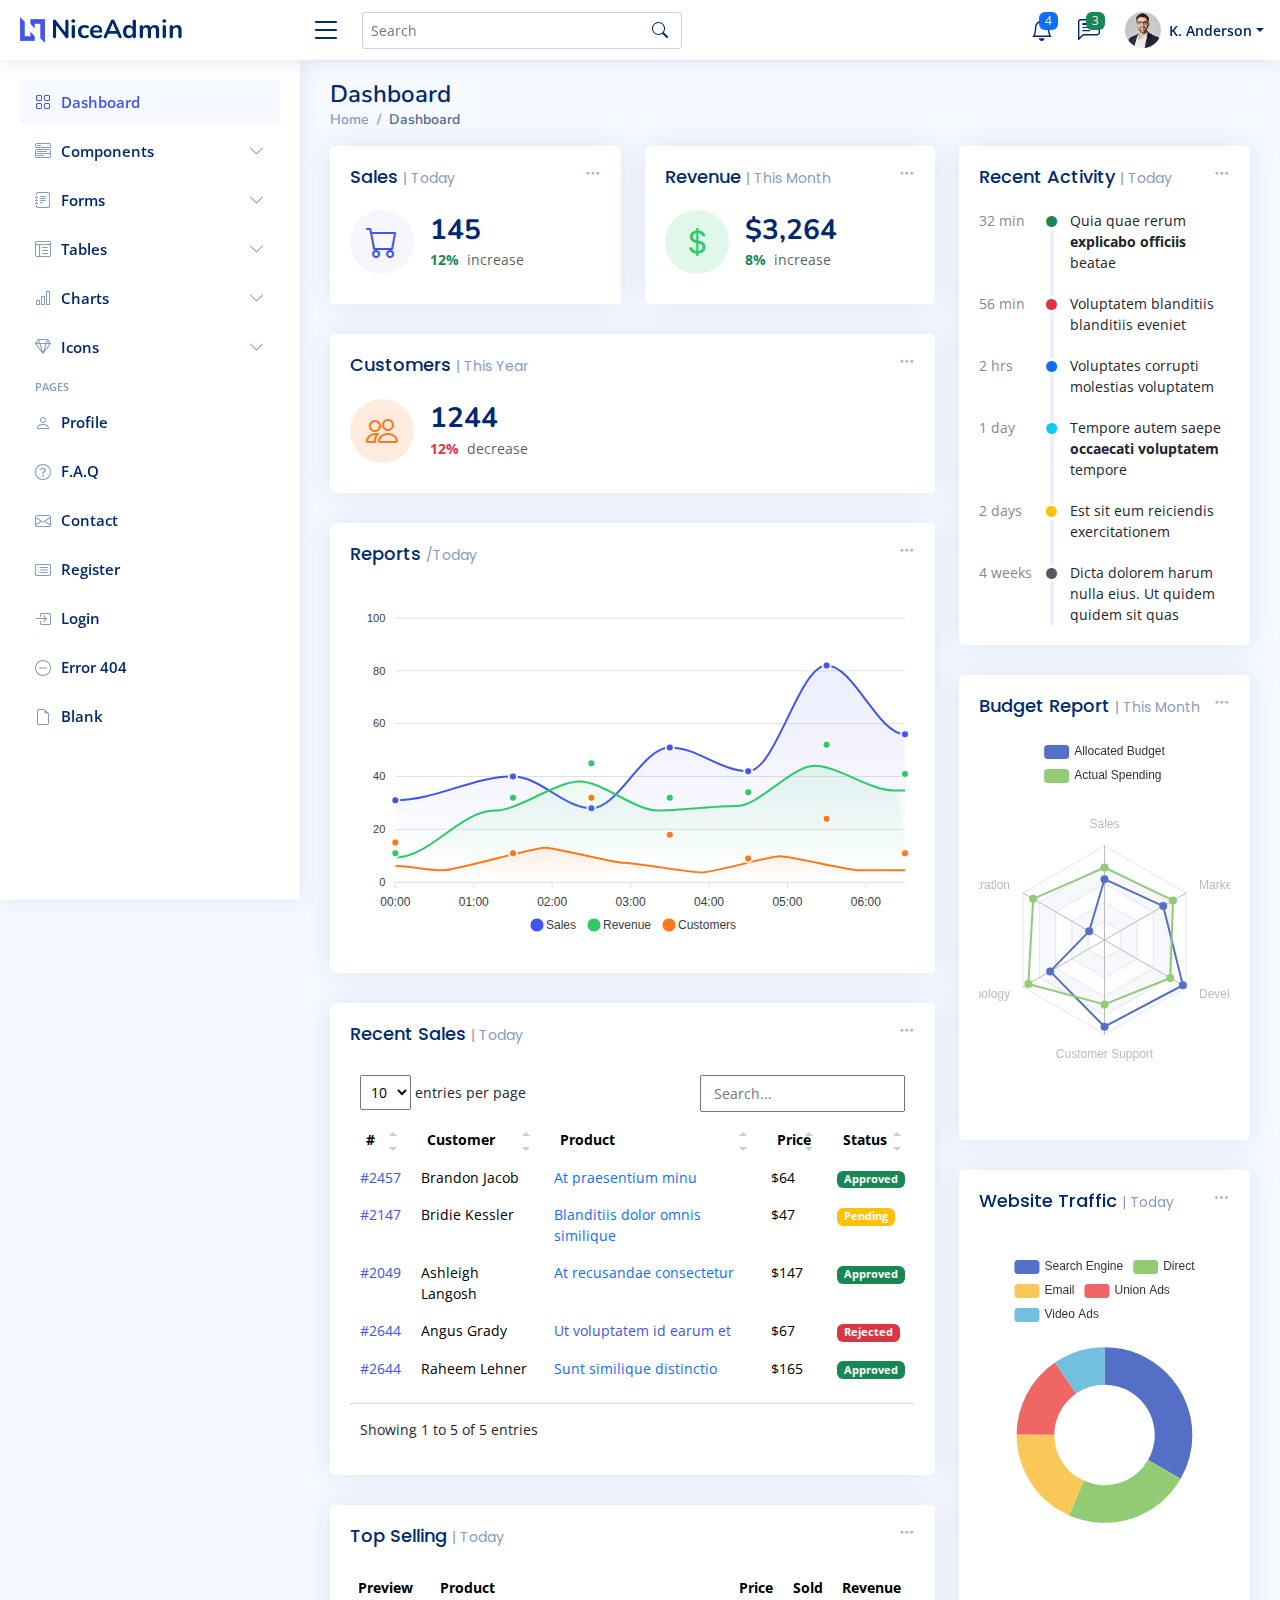
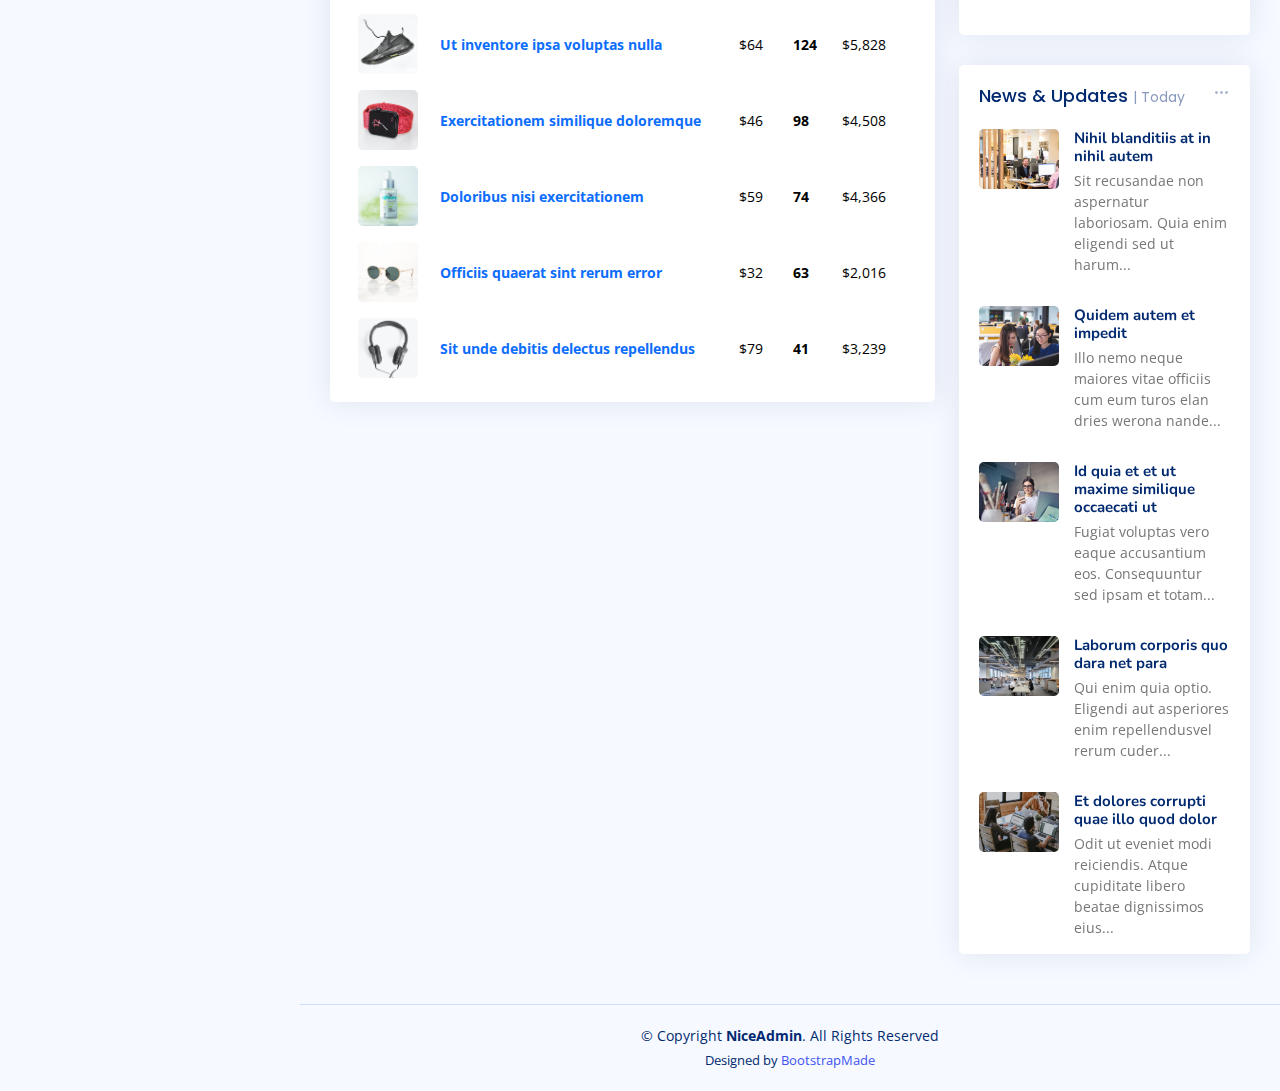
<file: assets/NiceAdmin/index.html>
<!DOCTYPE html>
<html lang="en">

<head>
  <meta charset="utf-8">
  <meta content="width=device-width, initial-scale=1.0" name="viewport">

  <title>Dashboard - NiceAdmin Bootstrap Template</title>
  <meta content="" name="description">
  <meta content="" name="keywords">

  <!-- Favicons -->
  <link href="assets/img/favicon.png" rel="icon">
  <link href="assets/img/apple-touch-icon.png" rel="apple-touch-icon">

  <!-- Google Fonts -->
  <link href="https://fonts.gstatic.com" rel="preconnect">
  <link href="https://fonts.googleapis.com/css?family=Open+Sans:300,300i,400,400i,600,600i,700,700i|Nunito:300,300i,400,400i,600,600i,700,700i|Poppins:300,300i,400,400i,500,500i,600,600i,700,700i" rel="stylesheet">

  <!-- Vendor CSS Files -->
  <link href="assets/vendor/bootstrap/css/bootstrap.min.css" rel="stylesheet">
  <link href="assets/vendor/bootstrap-icons/bootstrap-icons.css" rel="stylesheet">
  <link href="assets/vendor/boxicons/css/boxicons.min.css" rel="stylesheet">
  <link href="assets/vendor/quill/quill.snow.css" rel="stylesheet">
  <link href="assets/vendor/quill/quill.bubble.css" rel="stylesheet">
  <link href="assets/vendor/remixicon/remixicon.css" rel="stylesheet">
  <link href="assets/vendor/simple-datatables/style.css" rel="stylesheet">

  <!-- Template Main CSS File -->
  <link href="assets/css/style.css" rel="stylesheet">

  <!-- =======================================================
  * Template Name: NiceAdmin
  * Template URL: https://bootstrapmade.com/nice-admin-bootstrap-admin-html-template/
  * Updated: Apr 20 2024 with Bootstrap v5.3.3
  * Author: BootstrapMade.com
  * License: https://bootstrapmade.com/license/
  ======================================================== -->
</head>

<body>

  <!-- ======= Header ======= -->
  <header id="header" class="header fixed-top d-flex align-items-center">

    <div class="d-flex align-items-center justify-content-between">
      <a href="index.html" class="logo d-flex align-items-center">
        <img src="assets/img/logo.png" alt="">
        <span class="d-none d-lg-block">NiceAdmin</span>
      </a>
      <i class="bi bi-list toggle-sidebar-btn"></i>
    </div><!-- End Logo -->

    <div class="search-bar">
      <form class="search-form d-flex align-items-center" method="POST" action="#">
        <input type="text" name="query" placeholder="Search" title="Enter search keyword">
        <button type="submit" title="Search"><i class="bi bi-search"></i></button>
      </form>
    </div><!-- End Search Bar -->

    <nav class="header-nav ms-auto">
      <ul class="d-flex align-items-center">

        <li class="nav-item d-block d-lg-none">
          <a class="nav-link nav-icon search-bar-toggle " href="#">
            <i class="bi bi-search"></i>
          </a>
        </li><!-- End Search Icon-->

        <li class="nav-item dropdown">

          <a class="nav-link nav-icon" href="#" data-bs-toggle="dropdown">
            <i class="bi bi-bell"></i>
            <span class="badge bg-primary badge-number">4</span>
          </a><!-- End Notification Icon -->

          <ul class="dropdown-menu dropdown-menu-end dropdown-menu-arrow notifications">
            <li class="dropdown-header">
              You have 4 new notifications
              <a href="#"><span class="badge rounded-pill bg-primary p-2 ms-2">View all</span></a>
            </li>
            <li>
              <hr class="dropdown-divider">
            </li>

            <li class="notification-item">
              <i class="bi bi-exclamation-circle text-warning"></i>
              <div>
                <h4>Lorem Ipsum</h4>
                <p>Quae dolorem earum veritatis oditseno</p>
                <p>30 min. ago</p>
              </div>
            </li>

            <li>
              <hr class="dropdown-divider">
            </li>

            <li class="notification-item">
              <i class="bi bi-x-circle text-danger"></i>
              <div>
                <h4>Atque rerum nesciunt</h4>
                <p>Quae dolorem earum veritatis oditseno</p>
                <p>1 hr. ago</p>
              </div>
            </li>

            <li>
              <hr class="dropdown-divider">
            </li>

            <li class="notification-item">
              <i class="bi bi-check-circle text-success"></i>
              <div>
                <h4>Sit rerum fuga</h4>
                <p>Quae dolorem earum veritatis oditseno</p>
                <p>2 hrs. ago</p>
              </div>
            </li>

            <li>
              <hr class="dropdown-divider">
            </li>

            <li class="notification-item">
              <i class="bi bi-info-circle text-primary"></i>
              <div>
                <h4>Dicta reprehenderit</h4>
                <p>Quae dolorem earum veritatis oditseno</p>
                <p>4 hrs. ago</p>
              </div>
            </li>

            <li>
              <hr class="dropdown-divider">
            </li>
            <li class="dropdown-footer">
              <a href="#">Show all notifications</a>
            </li>

          </ul><!-- End Notification Dropdown Items -->

        </li><!-- End Notification Nav -->

        <li class="nav-item dropdown">

          <a class="nav-link nav-icon" href="#" data-bs-toggle="dropdown">
            <i class="bi bi-chat-left-text"></i>
            <span class="badge bg-success badge-number">3</span>
          </a><!-- End Messages Icon -->

          <ul class="dropdown-menu dropdown-menu-end dropdown-menu-arrow messages">
            <li class="dropdown-header">
              You have 3 new messages
              <a href="#"><span class="badge rounded-pill bg-primary p-2 ms-2">View all</span></a>
            </li>
            <li>
              <hr class="dropdown-divider">
            </li>

            <li class="message-item">
              <a href="#">
                <img src="assets/img/messages-1.jpg" alt="" class="rounded-circle">
                <div>
                  <h4>Maria Hudson</h4>
                  <p>Velit asperiores et ducimus soluta repudiandae labore officia est ut...</p>
                  <p>4 hrs. ago</p>
                </div>
              </a>
            </li>
            <li>
              <hr class="dropdown-divider">
            </li>

            <li class="message-item">
              <a href="#">
                <img src="assets/img/messages-2.jpg" alt="" class="rounded-circle">
                <div>
                  <h4>Anna Nelson</h4>
                  <p>Velit asperiores et ducimus soluta repudiandae labore officia est ut...</p>
                  <p>6 hrs. ago</p>
                </div>
              </a>
            </li>
            <li>
              <hr class="dropdown-divider">
            </li>

            <li class="message-item">
              <a href="#">
                <img src="assets/img/messages-3.jpg" alt="" class="rounded-circle">
                <div>
                  <h4>David Muldon</h4>
                  <p>Velit asperiores et ducimus soluta repudiandae labore officia est ut...</p>
                  <p>8 hrs. ago</p>
                </div>
              </a>
            </li>
            <li>
              <hr class="dropdown-divider">
            </li>

            <li class="dropdown-footer">
              <a href="#">Show all messages</a>
            </li>

          </ul><!-- End Messages Dropdown Items -->

        </li><!-- End Messages Nav -->

        <li class="nav-item dropdown pe-3">

          <a class="nav-link nav-profile d-flex align-items-center pe-0" href="#" data-bs-toggle="dropdown">
            <img src="assets/img/profile-img.jpg" alt="Profile" class="rounded-circle">
            <span class="d-none d-md-block dropdown-toggle ps-2">K. Anderson</span>
          </a><!-- End Profile Iamge Icon -->

          <ul class="dropdown-menu dropdown-menu-end dropdown-menu-arrow profile">
            <li class="dropdown-header">
              <h6>Kevin Anderson</h6>
              <span>Web Designer</span>
            </li>
            <li>
              <hr class="dropdown-divider">
            </li>

            <li>
              <a class="dropdown-item d-flex align-items-center" href="users-profile.html">
                <i class="bi bi-person"></i>
                <span>My Profile</span>
              </a>
            </li>
            <li>
              <hr class="dropdown-divider">
            </li>

            <li>
              <a class="dropdown-item d-flex align-items-center" href="users-profile.html">
                <i class="bi bi-gear"></i>
                <span>Account Settings</span>
              </a>
            </li>
            <li>
              <hr class="dropdown-divider">
            </li>

            <li>
              <a class="dropdown-item d-flex align-items-center" href="pages-faq.html">
                <i class="bi bi-question-circle"></i>
                <span>Need Help?</span>
              </a>
            </li>
            <li>
              <hr class="dropdown-divider">
            </li>

            <li>
              <a class="dropdown-item d-flex align-items-center" href="#">
                <i class="bi bi-box-arrow-right"></i>
                <span>Sign Out</span>
              </a>
            </li>

          </ul><!-- End Profile Dropdown Items -->
        </li><!-- End Profile Nav -->

      </ul>
    </nav><!-- End Icons Navigation -->

  </header><!-- End Header -->

  <!-- ======= Sidebar ======= -->
  <aside id="sidebar" class="sidebar">

    <ul class="sidebar-nav" id="sidebar-nav">

      <li class="nav-item">
        <a class="nav-link " href="index.html">
          <i class="bi bi-grid"></i>
          <span>Dashboard</span>
        </a>
      </li><!-- End Dashboard Nav -->

      <li class="nav-item">
        <a class="nav-link collapsed" data-bs-target="#components-nav" data-bs-toggle="collapse" href="#">
          <i class="bi bi-menu-button-wide"></i><span>Components</span><i class="bi bi-chevron-down ms-auto"></i>
        </a>
        <ul id="components-nav" class="nav-content collapse " data-bs-parent="#sidebar-nav">
          <li>
            <a href="components-alerts.html">
              <i class="bi bi-circle"></i><span>Alerts</span>
            </a>
          </li>
          <li>
            <a href="components-accordion.html">
              <i class="bi bi-circle"></i><span>Accordion</span>
            </a>
          </li>
          <li>
            <a href="components-badges.html">
              <i class="bi bi-circle"></i><span>Badges</span>
            </a>
          </li>
          <li>
            <a href="components-breadcrumbs.html">
              <i class="bi bi-circle"></i><span>Breadcrumbs</span>
            </a>
          </li>
          <li>
            <a href="components-buttons.html">
              <i class="bi bi-circle"></i><span>Buttons</span>
            </a>
          </li>
          <li>
            <a href="components-cards.html">
              <i class="bi bi-circle"></i><span>Cards</span>
            </a>
          </li>
          <li>
            <a href="components-carousel.html">
              <i class="bi bi-circle"></i><span>Carousel</span>
            </a>
          </li>
          <li>
            <a href="components-list-group.html">
              <i class="bi bi-circle"></i><span>List group</span>
            </a>
          </li>
          <li>
            <a href="components-modal.html">
              <i class="bi bi-circle"></i><span>Modal</span>
            </a>
          </li>
          <li>
            <a href="components-tabs.html">
              <i class="bi bi-circle"></i><span>Tabs</span>
            </a>
          </li>
          <li>
            <a href="components-pagination.html">
              <i class="bi bi-circle"></i><span>Pagination</span>
            </a>
          </li>
          <li>
            <a href="components-progress.html">
              <i class="bi bi-circle"></i><span>Progress</span>
            </a>
          </li>
          <li>
            <a href="components-spinners.html">
              <i class="bi bi-circle"></i><span>Spinners</span>
            </a>
          </li>
          <li>
            <a href="components-tooltips.html">
              <i class="bi bi-circle"></i><span>Tooltips</span>
            </a>
          </li>
        </ul>
      </li><!-- End Components Nav -->

      <li class="nav-item">
        <a class="nav-link collapsed" data-bs-target="#forms-nav" data-bs-toggle="collapse" href="#">
          <i class="bi bi-journal-text"></i><span>Forms</span><i class="bi bi-chevron-down ms-auto"></i>
        </a>
        <ul id="forms-nav" class="nav-content collapse " data-bs-parent="#sidebar-nav">
          <li>
            <a href="forms-elements.html">
              <i class="bi bi-circle"></i><span>Form Elements</span>
            </a>
          </li>
          <li>
            <a href="forms-layouts.html">
              <i class="bi bi-circle"></i><span>Form Layouts</span>
            </a>
          </li>
          <li>
            <a href="forms-editors.html">
              <i class="bi bi-circle"></i><span>Form Editors</span>
            </a>
          </li>
          <li>
            <a href="forms-validation.html">
              <i class="bi bi-circle"></i><span>Form Validation</span>
            </a>
          </li>
        </ul>
      </li><!-- End Forms Nav -->

      <li class="nav-item">
        <a class="nav-link collapsed" data-bs-target="#tables-nav" data-bs-toggle="collapse" href="#">
          <i class="bi bi-layout-text-window-reverse"></i><span>Tables</span><i class="bi bi-chevron-down ms-auto"></i>
        </a>
        <ul id="tables-nav" class="nav-content collapse " data-bs-parent="#sidebar-nav">
          <li>
            <a href="tables-general.html">
              <i class="bi bi-circle"></i><span>General Tables</span>
            </a>
          </li>
          <li>
            <a href="tables-data.html">
              <i class="bi bi-circle"></i><span>Data Tables</span>
            </a>
          </li>
        </ul>
      </li><!-- End Tables Nav -->

      <li class="nav-item">
        <a class="nav-link collapsed" data-bs-target="#charts-nav" data-bs-toggle="collapse" href="#">
          <i class="bi bi-bar-chart"></i><span>Charts</span><i class="bi bi-chevron-down ms-auto"></i>
        </a>
        <ul id="charts-nav" class="nav-content collapse " data-bs-parent="#sidebar-nav">
          <li>
            <a href="charts-chartjs.html">
              <i class="bi bi-circle"></i><span>Chart.js</span>
            </a>
          </li>
          <li>
            <a href="charts-apexcharts.html">
              <i class="bi bi-circle"></i><span>ApexCharts</span>
            </a>
          </li>
          <li>
            <a href="charts-echarts.html">
              <i class="bi bi-circle"></i><span>ECharts</span>
            </a>
          </li>
        </ul>
      </li><!-- End Charts Nav -->

      <li class="nav-item">
        <a class="nav-link collapsed" data-bs-target="#icons-nav" data-bs-toggle="collapse" href="#">
          <i class="bi bi-gem"></i><span>Icons</span><i class="bi bi-chevron-down ms-auto"></i>
        </a>
        <ul id="icons-nav" class="nav-content collapse " data-bs-parent="#sidebar-nav">
          <li>
            <a href="icons-bootstrap.html">
              <i class="bi bi-circle"></i><span>Bootstrap Icons</span>
            </a>
          </li>
          <li>
            <a href="icons-remix.html">
              <i class="bi bi-circle"></i><span>Remix Icons</span>
            </a>
          </li>
          <li>
            <a href="icons-boxicons.html">
              <i class="bi bi-circle"></i><span>Boxicons</span>
            </a>
          </li>
        </ul>
      </li><!-- End Icons Nav -->

      <li class="nav-heading">Pages</li>

      <li class="nav-item">
        <a class="nav-link collapsed" href="users-profile.html">
          <i class="bi bi-person"></i>
          <span>Profile</span>
        </a>
      </li><!-- End Profile Page Nav -->

      <li class="nav-item">
        <a class="nav-link collapsed" href="pages-faq.html">
          <i class="bi bi-question-circle"></i>
          <span>F.A.Q</span>
        </a>
      </li><!-- End F.A.Q Page Nav -->

      <li class="nav-item">
        <a class="nav-link collapsed" href="pages-contact.html">
          <i class="bi bi-envelope"></i>
          <span>Contact</span>
        </a>
      </li><!-- End Contact Page Nav -->

      <li class="nav-item">
        <a class="nav-link collapsed" href="pages-register.html">
          <i class="bi bi-card-list"></i>
          <span>Register</span>
        </a>
      </li><!-- End Register Page Nav -->

      <li class="nav-item">
        <a class="nav-link collapsed" href="pages-login.html">
          <i class="bi bi-box-arrow-in-right"></i>
          <span>Login</span>
        </a>
      </li><!-- End Login Page Nav -->

      <li class="nav-item">
        <a class="nav-link collapsed" href="pages-error-404.html">
          <i class="bi bi-dash-circle"></i>
          <span>Error 404</span>
        </a>
      </li><!-- End Error 404 Page Nav -->

      <li class="nav-item">
        <a class="nav-link collapsed" href="pages-blank.html">
          <i class="bi bi-file-earmark"></i>
          <span>Blank</span>
        </a>
      </li><!-- End Blank Page Nav -->

    </ul>

  </aside><!-- End Sidebar-->

  <main id="main" class="main">

    <div class="pagetitle">
      <h1>Dashboard</h1>
      <nav>
        <ol class="breadcrumb">
          <li class="breadcrumb-item"><a href="index.html">Home</a></li>
          <li class="breadcrumb-item active">Dashboard</li>
        </ol>
      </nav>
    </div><!-- End Page Title -->

    <section class="section dashboard">
      <div class="row">

        <!-- Left side columns -->
        <div class="col-lg-8">
          <div class="row">

            <!-- Sales Card -->
            <div class="col-xxl-4 col-md-6">
              <div class="card info-card sales-card">

                <div class="filter">
                  <a class="icon" href="#" data-bs-toggle="dropdown"><i class="bi bi-three-dots"></i></a>
                  <ul class="dropdown-menu dropdown-menu-end dropdown-menu-arrow">
                    <li class="dropdown-header text-start">
                      <h6>Filter</h6>
                    </li>

                    <li><a class="dropdown-item" href="#">Today</a></li>
                    <li><a class="dropdown-item" href="#">This Month</a></li>
                    <li><a class="dropdown-item" href="#">This Year</a></li>
                  </ul>
                </div>

                <div class="card-body">
                  <h5 class="card-title">Sales <span>| Today</span></h5>

                  <div class="d-flex align-items-center">
                    <div class="card-icon rounded-circle d-flex align-items-center justify-content-center">
                      <i class="bi bi-cart"></i>
                    </div>
                    <div class="ps-3">
                      <h6>145</h6>
                      <span class="text-success small pt-1 fw-bold">12%</span> <span class="text-muted small pt-2 ps-1">increase</span>

                    </div>
                  </div>
                </div>

              </div>
            </div><!-- End Sales Card -->

            <!-- Revenue Card -->
            <div class="col-xxl-4 col-md-6">
              <div class="card info-card revenue-card">

                <div class="filter">
                  <a class="icon" href="#" data-bs-toggle="dropdown"><i class="bi bi-three-dots"></i></a>
                  <ul class="dropdown-menu dropdown-menu-end dropdown-menu-arrow">
                    <li class="dropdown-header text-start">
                      <h6>Filter</h6>
                    </li>

                    <li><a class="dropdown-item" href="#">Today</a></li>
                    <li><a class="dropdown-item" href="#">This Month</a></li>
                    <li><a class="dropdown-item" href="#">This Year</a></li>
                  </ul>
                </div>

                <div class="card-body">
                  <h5 class="card-title">Revenue <span>| This Month</span></h5>

                  <div class="d-flex align-items-center">
                    <div class="card-icon rounded-circle d-flex align-items-center justify-content-center">
                      <i class="bi bi-currency-dollar"></i>
                    </div>
                    <div class="ps-3">
                      <h6>$3,264</h6>
                      <span class="text-success small pt-1 fw-bold">8%</span> <span class="text-muted small pt-2 ps-1">increase</span>

                    </div>
                  </div>
                </div>

              </div>
            </div><!-- End Revenue Card -->

            <!-- Customers Card -->
            <div class="col-xxl-4 col-xl-12">

              <div class="card info-card customers-card">

                <div class="filter">
                  <a class="icon" href="#" data-bs-toggle="dropdown"><i class="bi bi-three-dots"></i></a>
                  <ul class="dropdown-menu dropdown-menu-end dropdown-menu-arrow">
                    <li class="dropdown-header text-start">
                      <h6>Filter</h6>
                    </li>

                    <li><a class="dropdown-item" href="#">Today</a></li>
                    <li><a class="dropdown-item" href="#">This Month</a></li>
                    <li><a class="dropdown-item" href="#">This Year</a></li>
                  </ul>
                </div>

                <div class="card-body">
                  <h5 class="card-title">Customers <span>| This Year</span></h5>

                  <div class="d-flex align-items-center">
                    <div class="card-icon rounded-circle d-flex align-items-center justify-content-center">
                      <i class="bi bi-people"></i>
                    </div>
                    <div class="ps-3">
                      <h6>1244</h6>
                      <span class="text-danger small pt-1 fw-bold">12%</span> <span class="text-muted small pt-2 ps-1">decrease</span>

                    </div>
                  </div>

                </div>
              </div>

            </div><!-- End Customers Card -->

            <!-- Reports -->
            <div class="col-12">
              <div class="card">

                <div class="filter">
                  <a class="icon" href="#" data-bs-toggle="dropdown"><i class="bi bi-three-dots"></i></a>
                  <ul class="dropdown-menu dropdown-menu-end dropdown-menu-arrow">
                    <li class="dropdown-header text-start">
                      <h6>Filter</h6>
                    </li>

                    <li><a class="dropdown-item" href="#">Today</a></li>
                    <li><a class="dropdown-item" href="#">This Month</a></li>
                    <li><a class="dropdown-item" href="#">This Year</a></li>
                  </ul>
                </div>

                <div class="card-body">
                  <h5 class="card-title">Reports <span>/Today</span></h5>

                  <!-- Line Chart -->
                  <div id="reportsChart"></div>

                  <script>
                    document.addEventListener("DOMContentLoaded", () => {
                      new ApexCharts(document.querySelector("#reportsChart"), {
                        series: [{
                          name: 'Sales',
                          data: [31, 40, 28, 51, 42, 82, 56],
                        }, {
                          name: 'Revenue',
                          data: [11, 32, 45, 32, 34, 52, 41]
                        }, {
                          name: 'Customers',
                          data: [15, 11, 32, 18, 9, 24, 11]
                        }],
                        chart: {
                          height: 350,
                          type: 'area',
                          toolbar: {
                            show: false
                          },
                        },
                        markers: {
                          size: 4
                        },
                        colors: ['#4154f1', '#2eca6a', '#ff771d'],
                        fill: {
                          type: "gradient",
                          gradient: {
                            shadeIntensity: 1,
                            opacityFrom: 0.3,
                            opacityTo: 0.4,
                            stops: [0, 90, 100]
                          }
                        },
                        dataLabels: {
                          enabled: false
                        },
                        stroke: {
                          curve: 'smooth',
                          width: 2
                        },
                        xaxis: {
                          type: 'datetime',
                          categories: ["2018-09-19T00:00:00.000Z", "2018-09-19T01:30:00.000Z", "2018-09-19T02:30:00.000Z", "2018-09-19T03:30:00.000Z", "2018-09-19T04:30:00.000Z", "2018-09-19T05:30:00.000Z", "2018-09-19T06:30:00.000Z"]
                        },
                        tooltip: {
                          x: {
                            format: 'dd/MM/yy HH:mm'
                          },
                        }
                      }).render();
                    });
                  </script>
                  <!-- End Line Chart -->

                </div>

              </div>
            </div><!-- End Reports -->

            <!-- Recent Sales -->
            <div class="col-12">
              <div class="card recent-sales overflow-auto">

                <div class="filter">
                  <a class="icon" href="#" data-bs-toggle="dropdown"><i class="bi bi-three-dots"></i></a>
                  <ul class="dropdown-menu dropdown-menu-end dropdown-menu-arrow">
                    <li class="dropdown-header text-start">
                      <h6>Filter</h6>
                    </li>

                    <li><a class="dropdown-item" href="#">Today</a></li>
                    <li><a class="dropdown-item" href="#">This Month</a></li>
                    <li><a class="dropdown-item" href="#">This Year</a></li>
                  </ul>
                </div>

                <div class="card-body">
                  <h5 class="card-title">Recent Sales <span>| Today</span></h5>

                  <table class="table table-borderless datatable">
                    <thead>
                      <tr>
                        <th scope="col">#</th>
                        <th scope="col">Customer</th>
                        <th scope="col">Product</th>
                        <th scope="col">Price</th>
                        <th scope="col">Status</th>
                      </tr>
                    </thead>
                    <tbody>
                      <tr>
                        <th scope="row"><a href="#">#2457</a></th>
                        <td>Brandon Jacob</td>
                        <td><a href="#" class="text-primary">At praesentium minu</a></td>
                        <td>$64</td>
                        <td><span class="badge bg-success">Approved</span></td>
                      </tr>
                      <tr>
                        <th scope="row"><a href="#">#2147</a></th>
                        <td>Bridie Kessler</td>
                        <td><a href="#" class="text-primary">Blanditiis dolor omnis similique</a></td>
                        <td>$47</td>
                        <td><span class="badge bg-warning">Pending</span></td>
                      </tr>
                      <tr>
                        <th scope="row"><a href="#">#2049</a></th>
                        <td>Ashleigh Langosh</td>
                        <td><a href="#" class="text-primary">At recusandae consectetur</a></td>
                        <td>$147</td>
                        <td><span class="badge bg-success">Approved</span></td>
                      </tr>
                      <tr>
                        <th scope="row"><a href="#">#2644</a></th>
                        <td>Angus Grady</td>
                        <td><a href="#" class="text-primar">Ut voluptatem id earum et</a></td>
                        <td>$67</td>
                        <td><span class="badge bg-danger">Rejected</span></td>
                      </tr>
                      <tr>
                        <th scope="row"><a href="#">#2644</a></th>
                        <td>Raheem Lehner</td>
                        <td><a href="#" class="text-primary">Sunt similique distinctio</a></td>
                        <td>$165</td>
                        <td><span class="badge bg-success">Approved</span></td>
                      </tr>
                    </tbody>
                  </table>

                </div>

              </div>
            </div><!-- End Recent Sales -->

            <!-- Top Selling -->
            <div class="col-12">
              <div class="card top-selling overflow-auto">

                <div class="filter">
                  <a class="icon" href="#" data-bs-toggle="dropdown"><i class="bi bi-three-dots"></i></a>
                  <ul class="dropdown-menu dropdown-menu-end dropdown-menu-arrow">
                    <li class="dropdown-header text-start">
                      <h6>Filter</h6>
                    </li>

                    <li><a class="dropdown-item" href="#">Today</a></li>
                    <li><a class="dropdown-item" href="#">This Month</a></li>
                    <li><a class="dropdown-item" href="#">This Year</a></li>
                  </ul>
                </div>

                <div class="card-body pb-0">
                  <h5 class="card-title">Top Selling <span>| Today</span></h5>

                  <table class="table table-borderless">
                    <thead>
                      <tr>
                        <th scope="col">Preview</th>
                        <th scope="col">Product</th>
                        <th scope="col">Price</th>
                        <th scope="col">Sold</th>
                        <th scope="col">Revenue</th>
                      </tr>
                    </thead>
                    <tbody>
                      <tr>
                        <th scope="row"><a href="#"><img src="assets/img/product-1.jpg" alt=""></a></th>
                        <td><a href="#" class="text-primary fw-bold">Ut inventore ipsa voluptas nulla</a></td>
                        <td>$64</td>
                        <td class="fw-bold">124</td>
                        <td>$5,828</td>
                      </tr>
                      <tr>
                        <th scope="row"><a href="#"><img src="assets/img/product-2.jpg" alt=""></a></th>
                        <td><a href="#" class="text-primary fw-bold">Exercitationem similique doloremque</a></td>
                        <td>$46</td>
                        <td class="fw-bold">98</td>
                        <td>$4,508</td>
                      </tr>
                      <tr>
                        <th scope="row"><a href="#"><img src="assets/img/product-3.jpg" alt=""></a></th>
                        <td><a href="#" class="text-primary fw-bold">Doloribus nisi exercitationem</a></td>
                        <td>$59</td>
                        <td class="fw-bold">74</td>
                        <td>$4,366</td>
                      </tr>
                      <tr>
                        <th scope="row"><a href="#"><img src="assets/img/product-4.jpg" alt=""></a></th>
                        <td><a href="#" class="text-primary fw-bold">Officiis quaerat sint rerum error</a></td>
                        <td>$32</td>
                        <td class="fw-bold">63</td>
                        <td>$2,016</td>
                      </tr>
                      <tr>
                        <th scope="row"><a href="#"><img src="assets/img/product-5.jpg" alt=""></a></th>
                        <td><a href="#" class="text-primary fw-bold">Sit unde debitis delectus repellendus</a></td>
                        <td>$79</td>
                        <td class="fw-bold">41</td>
                        <td>$3,239</td>
                      </tr>
                    </tbody>
                  </table>

                </div>

              </div>
            </div><!-- End Top Selling -->

          </div>
        </div><!-- End Left side columns -->

        <!-- Right side columns -->
        <div class="col-lg-4">

          <!-- Recent Activity -->
          <div class="card">
            <div class="filter">
              <a class="icon" href="#" data-bs-toggle="dropdown"><i class="bi bi-three-dots"></i></a>
              <ul class="dropdown-menu dropdown-menu-end dropdown-menu-arrow">
                <li class="dropdown-header text-start">
                  <h6>Filter</h6>
                </li>

                <li><a class="dropdown-item" href="#">Today</a></li>
                <li><a class="dropdown-item" href="#">This Month</a></li>
                <li><a class="dropdown-item" href="#">This Year</a></li>
              </ul>
            </div>

            <div class="card-body">
              <h5 class="card-title">Recent Activity <span>| Today</span></h5>

              <div class="activity">

                <div class="activity-item d-flex">
                  <div class="activite-label">32 min</div>
                  <i class='bi bi-circle-fill activity-badge text-success align-self-start'></i>
                  <div class="activity-content">
                    Quia quae rerum <a href="#" class="fw-bold text-dark">explicabo officiis</a> beatae
                  </div>
                </div><!-- End activity item-->

                <div class="activity-item d-flex">
                  <div class="activite-label">56 min</div>
                  <i class='bi bi-circle-fill activity-badge text-danger align-self-start'></i>
                  <div class="activity-content">
                    Voluptatem blanditiis blanditiis eveniet
                  </div>
                </div><!-- End activity item-->

                <div class="activity-item d-flex">
                  <div class="activite-label">2 hrs</div>
                  <i class='bi bi-circle-fill activity-badge text-primary align-self-start'></i>
                  <div class="activity-content">
                    Voluptates corrupti molestias voluptatem
                  </div>
                </div><!-- End activity item-->

                <div class="activity-item d-flex">
                  <div class="activite-label">1 day</div>
                  <i class='bi bi-circle-fill activity-badge text-info align-self-start'></i>
                  <div class="activity-content">
                    Tempore autem saepe <a href="#" class="fw-bold text-dark">occaecati voluptatem</a> tempore
                  </div>
                </div><!-- End activity item-->

                <div class="activity-item d-flex">
                  <div class="activite-label">2 days</div>
                  <i class='bi bi-circle-fill activity-badge text-warning align-self-start'></i>
                  <div class="activity-content">
                    Est sit eum reiciendis exercitationem
                  </div>
                </div><!-- End activity item-->

                <div class="activity-item d-flex">
                  <div class="activite-label">4 weeks</div>
                  <i class='bi bi-circle-fill activity-badge text-muted align-self-start'></i>
                  <div class="activity-content">
                    Dicta dolorem harum nulla eius. Ut quidem quidem sit quas
                  </div>
                </div><!-- End activity item-->

              </div>

            </div>
          </div><!-- End Recent Activity -->

          <!-- Budget Report -->
          <div class="card">
            <div class="filter">
              <a class="icon" href="#" data-bs-toggle="dropdown"><i class="bi bi-three-dots"></i></a>
              <ul class="dropdown-menu dropdown-menu-end dropdown-menu-arrow">
                <li class="dropdown-header text-start">
                  <h6>Filter</h6>
                </li>

                <li><a class="dropdown-item" href="#">Today</a></li>
                <li><a class="dropdown-item" href="#">This Month</a></li>
                <li><a class="dropdown-item" href="#">This Year</a></li>
              </ul>
            </div>

            <div class="card-body pb-0">
              <h5 class="card-title">Budget Report <span>| This Month</span></h5>

              <div id="budgetChart" style="min-height: 400px;" class="echart"></div>

              <script>
                document.addEventListener("DOMContentLoaded", () => {
                  var budgetChart = echarts.init(document.querySelector("#budgetChart")).setOption({
                    legend: {
                      data: ['Allocated Budget', 'Actual Spending']
                    },
                    radar: {
                      // shape: 'circle',
                      indicator: [{
                          name: 'Sales',
                          max: 6500
                        },
                        {
                          name: 'Administration',
                          max: 16000
                        },
                        {
                          name: 'Information Technology',
                          max: 30000
                        },
                        {
                          name: 'Customer Support',
                          max: 38000
                        },
                        {
                          name: 'Development',
                          max: 52000
                        },
                        {
                          name: 'Marketing',
                          max: 25000
                        }
                      ]
                    },
                    series: [{
                      name: 'Budget vs spending',
                      type: 'radar',
                      data: [{
                          value: [4200, 3000, 20000, 35000, 50000, 18000],
                          name: 'Allocated Budget'
                        },
                        {
                          value: [5000, 14000, 28000, 26000, 42000, 21000],
                          name: 'Actual Spending'
                        }
                      ]
                    }]
                  });
                });
              </script>

            </div>
          </div><!-- End Budget Report -->

          <!-- Website Traffic -->
          <div class="card">
            <div class="filter">
              <a class="icon" href="#" data-bs-toggle="dropdown"><i class="bi bi-three-dots"></i></a>
              <ul class="dropdown-menu dropdown-menu-end dropdown-menu-arrow">
                <li class="dropdown-header text-start">
                  <h6>Filter</h6>
                </li>

                <li><a class="dropdown-item" href="#">Today</a></li>
                <li><a class="dropdown-item" href="#">This Month</a></li>
                <li><a class="dropdown-item" href="#">This Year</a></li>
              </ul>
            </div>

            <div class="card-body pb-0">
              <h5 class="card-title">Website Traffic <span>| Today</span></h5>

              <div id="trafficChart" style="min-height: 400px;" class="echart"></div>

              <script>
                document.addEventListener("DOMContentLoaded", () => {
                  echarts.init(document.querySelector("#trafficChart")).setOption({
                    tooltip: {
                      trigger: 'item'
                    },
                    legend: {
                      top: '5%',
                      left: 'center'
                    },
                    series: [{
                      name: 'Access From',
                      type: 'pie',
                      radius: ['40%', '70%'],
                      avoidLabelOverlap: false,
                      label: {
                        show: false,
                        position: 'center'
                      },
                      emphasis: {
                        label: {
                          show: true,
                          fontSize: '18',
                          fontWeight: 'bold'
                        }
                      },
                      labelLine: {
                        show: false
                      },
                      data: [{
                          value: 1048,
                          name: 'Search Engine'
                        },
                        {
                          value: 735,
                          name: 'Direct'
                        },
                        {
                          value: 580,
                          name: 'Email'
                        },
                        {
                          value: 484,
                          name: 'Union Ads'
                        },
                        {
                          value: 300,
                          name: 'Video Ads'
                        }
                      ]
                    }]
                  });
                });
              </script>

            </div>
          </div><!-- End Website Traffic -->

          <!-- News & Updates Traffic -->
          <div class="card">
            <div class="filter">
              <a class="icon" href="#" data-bs-toggle="dropdown"><i class="bi bi-three-dots"></i></a>
              <ul class="dropdown-menu dropdown-menu-end dropdown-menu-arrow">
                <li class="dropdown-header text-start">
                  <h6>Filter</h6>
                </li>

                <li><a class="dropdown-item" href="#">Today</a></li>
                <li><a class="dropdown-item" href="#">This Month</a></li>
                <li><a class="dropdown-item" href="#">This Year</a></li>
              </ul>
            </div>

            <div class="card-body pb-0">
              <h5 class="card-title">News &amp; Updates <span>| Today</span></h5>

              <div class="news">
                <div class="post-item clearfix">
                  <img src="assets/img/news-1.jpg" alt="">
                  <h4><a href="#">Nihil blanditiis at in nihil autem</a></h4>
                  <p>Sit recusandae non aspernatur laboriosam. Quia enim eligendi sed ut harum...</p>
                </div>

                <div class="post-item clearfix">
                  <img src="assets/img/news-2.jpg" alt="">
                  <h4><a href="#">Quidem autem et impedit</a></h4>
                  <p>Illo nemo neque maiores vitae officiis cum eum turos elan dries werona nande...</p>
                </div>

                <div class="post-item clearfix">
                  <img src="assets/img/news-3.jpg" alt="">
                  <h4><a href="#">Id quia et et ut maxime similique occaecati ut</a></h4>
                  <p>Fugiat voluptas vero eaque accusantium eos. Consequuntur sed ipsam et totam...</p>
                </div>

                <div class="post-item clearfix">
                  <img src="assets/img/news-4.jpg" alt="">
                  <h4><a href="#">Laborum corporis quo dara net para</a></h4>
                  <p>Qui enim quia optio. Eligendi aut asperiores enim repellendusvel rerum cuder...</p>
                </div>

                <div class="post-item clearfix">
                  <img src="assets/img/news-5.jpg" alt="">
                  <h4><a href="#">Et dolores corrupti quae illo quod dolor</a></h4>
                  <p>Odit ut eveniet modi reiciendis. Atque cupiditate libero beatae dignissimos eius...</p>
                </div>

              </div><!-- End sidebar recent posts-->

            </div>
          </div><!-- End News & Updates -->

        </div><!-- End Right side columns -->

      </div>
    </section>

  </main><!-- End #main -->

  <!-- ======= Footer ======= -->
  <footer id="footer" class="footer">
    <div class="copyright">
      &copy; Copyright <strong><span>NiceAdmin</span></strong>. All Rights Reserved
    </div>
    <div class="credits">
      <!-- All the links in the footer should remain intact. -->
      <!-- You can delete the links only if you purchased the pro version. -->
      <!-- Licensing information: https://bootstrapmade.com/license/ -->
      <!-- Purchase the pro version with working PHP/AJAX contact form: https://bootstrapmade.com/nice-admin-bootstrap-admin-html-template/ -->
      Designed by <a href="https://bootstrapmade.com/">BootstrapMade</a>
    </div>
  </footer><!-- End Footer -->

  <a href="#" class="back-to-top d-flex align-items-center justify-content-center"><i class="bi bi-arrow-up-short"></i></a>

  <!-- Vendor JS Files -->
  <script src="assets/vendor/apexcharts/apexcharts.min.js"></script>
  <script src="assets/vendor/bootstrap/js/bootstrap.bundle.min.js"></script>
  <script src="assets/vendor/chart.js/chart.umd.js"></script>
  <script src="assets/vendor/echarts/echarts.min.js"></script>
  <script src="assets/vendor/quill/quill.js"></script>
  <script src="assets/vendor/simple-datatables/simple-datatables.js"></script>
  <script src="assets/vendor/tinymce/tinymce.min.js"></script>
  <script src="assets/vendor/php-email-form/validate.js"></script>

  <!-- Template Main JS File -->
  <script src="assets/js/main.js"></script>

</body>

</html>
</file>
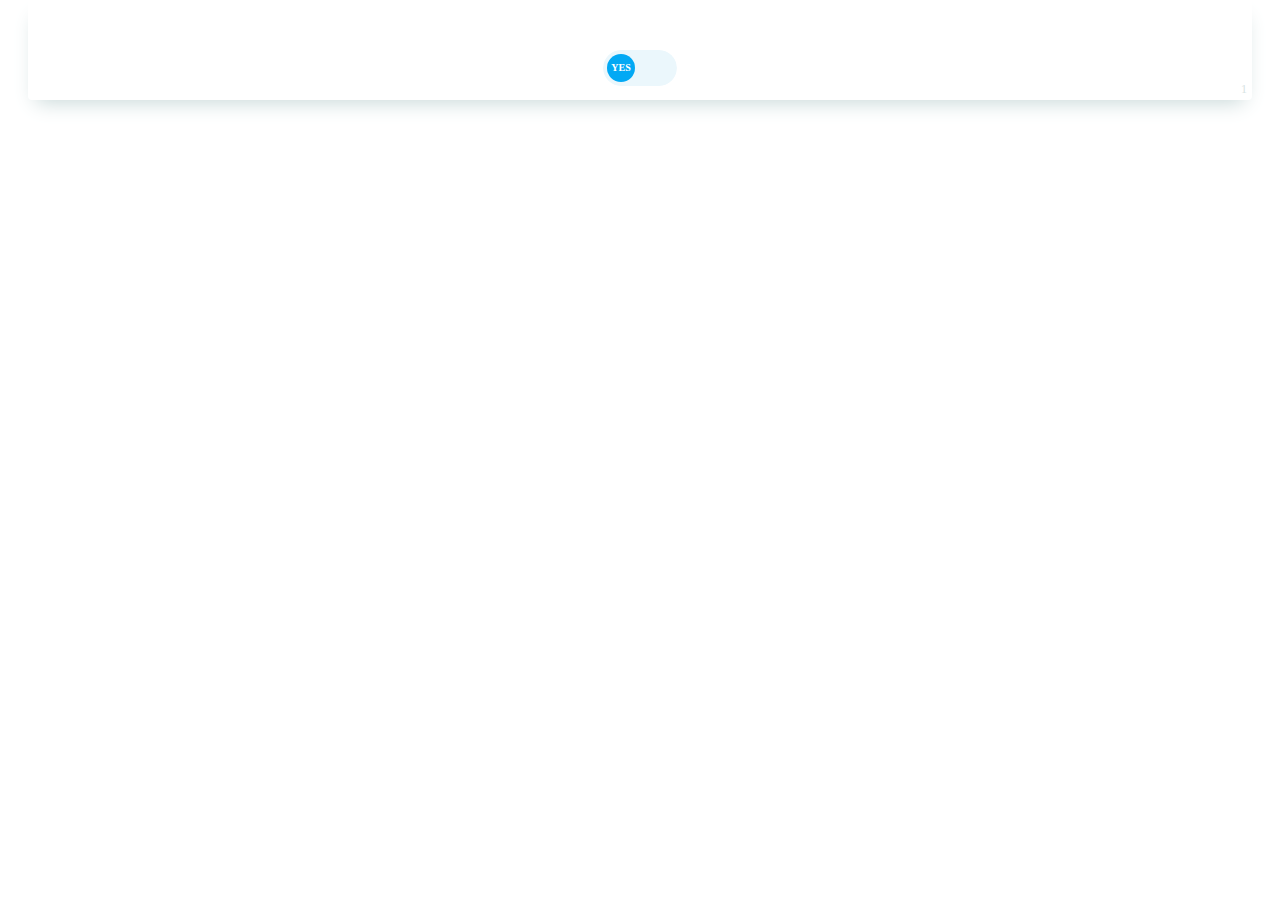
<file: test.html>
<!DOCTYPE html>
<html lang="en">

<head>
    <meta charset="UTF-8">
    <meta name="viewport" content="width=device-width, initial-scale=1.0">
    <title>Document</title>
    <style>
        .toggle-button {
            position: relative;
            height: 100px;
            margin: 20px;
            background-color: #fff;
            box-shadow: 0 10px 20px -8px #c5d6d6;
            border-radius: 4px;
        }

        .toggle-button:before {
            counter-increment: button-counter;
            content: counter(button-counter);
            position: absolute;
            right: 0;
            bottom: 0;
            color: #d7e3e3;
            font-size: 12px;
            line-height: 1;
            padding: 5px;
        }

        .knob,
        .btn-bg {
            position: absolute;
            top: 0;
            right: 0;
            bottom: 0;
            left: 0;
        }

        .btn {
            position: relative;
            top: 50%;
            width: 74px;
            height: 36px;
            margin: -20px auto 0 auto;
            overflow: hidden;
        }

        .btn.btn-pill,
        .btn.btn-pill>.btn-bg {
            border-radius: 100px;
        }

        .btn.btn-rect {
            border-radius: 2px;
        }

        .checkbox {
            position: relative;
            width: 100%;
            height: 100%;
            padding: 0;
            margin: 0;
            opacity: 0;
            cursor: pointer;
            z-index: 3;
        }

        .knob {
            z-index: 2;
        }

        .btn-bg {
            width: 100%;
            background-color: #ebf7fc;
            transition: 0.3s ease all;
            z-index: 1;
        }

        /* Button 3 */
        #button-3 .knob:before {
            content: "YES";
            position: absolute;
            top: 4px;
            left: 4px;
            width: 20px;
            height: 10px;
            color: #fff;
            font-size: 10px;
            font-weight: bold;
            text-align: center;
            line-height: 1;
            padding: 9px 4px;
            background-color: #03a9f4;
            border-radius: 50%;
            transition: 0.3s ease all, left 0.3s cubic-bezier(0.18, 0.89, 0.35, 1.15);
        }

        #button-3 .checkbox:active+.knob:before {
            width: 46px;
            border-radius: 100px;
        }

        #button-3 .checkbox:checked:active+.knob:before {
            margin-left: -26px;
        }

        #button-3 .checkbox:checked+.knob:before {
            content: "NO";
            left: 42px;
            background-color: #f44336;
        }

        #button-3 .checkbox:checked~.btn-bg {
            background-color: #fcebeb;
        }
    </style>
</head>

<body>
    <div class="toggle-button">
        <div class="btn btn-pill" id="button-3">
            <input type="checkbox" class="checkbox" />
            <div class="knob"></div>
            <div class="btn-bg"></div>
        </div>
    </div>

</body>

</html>
</file>
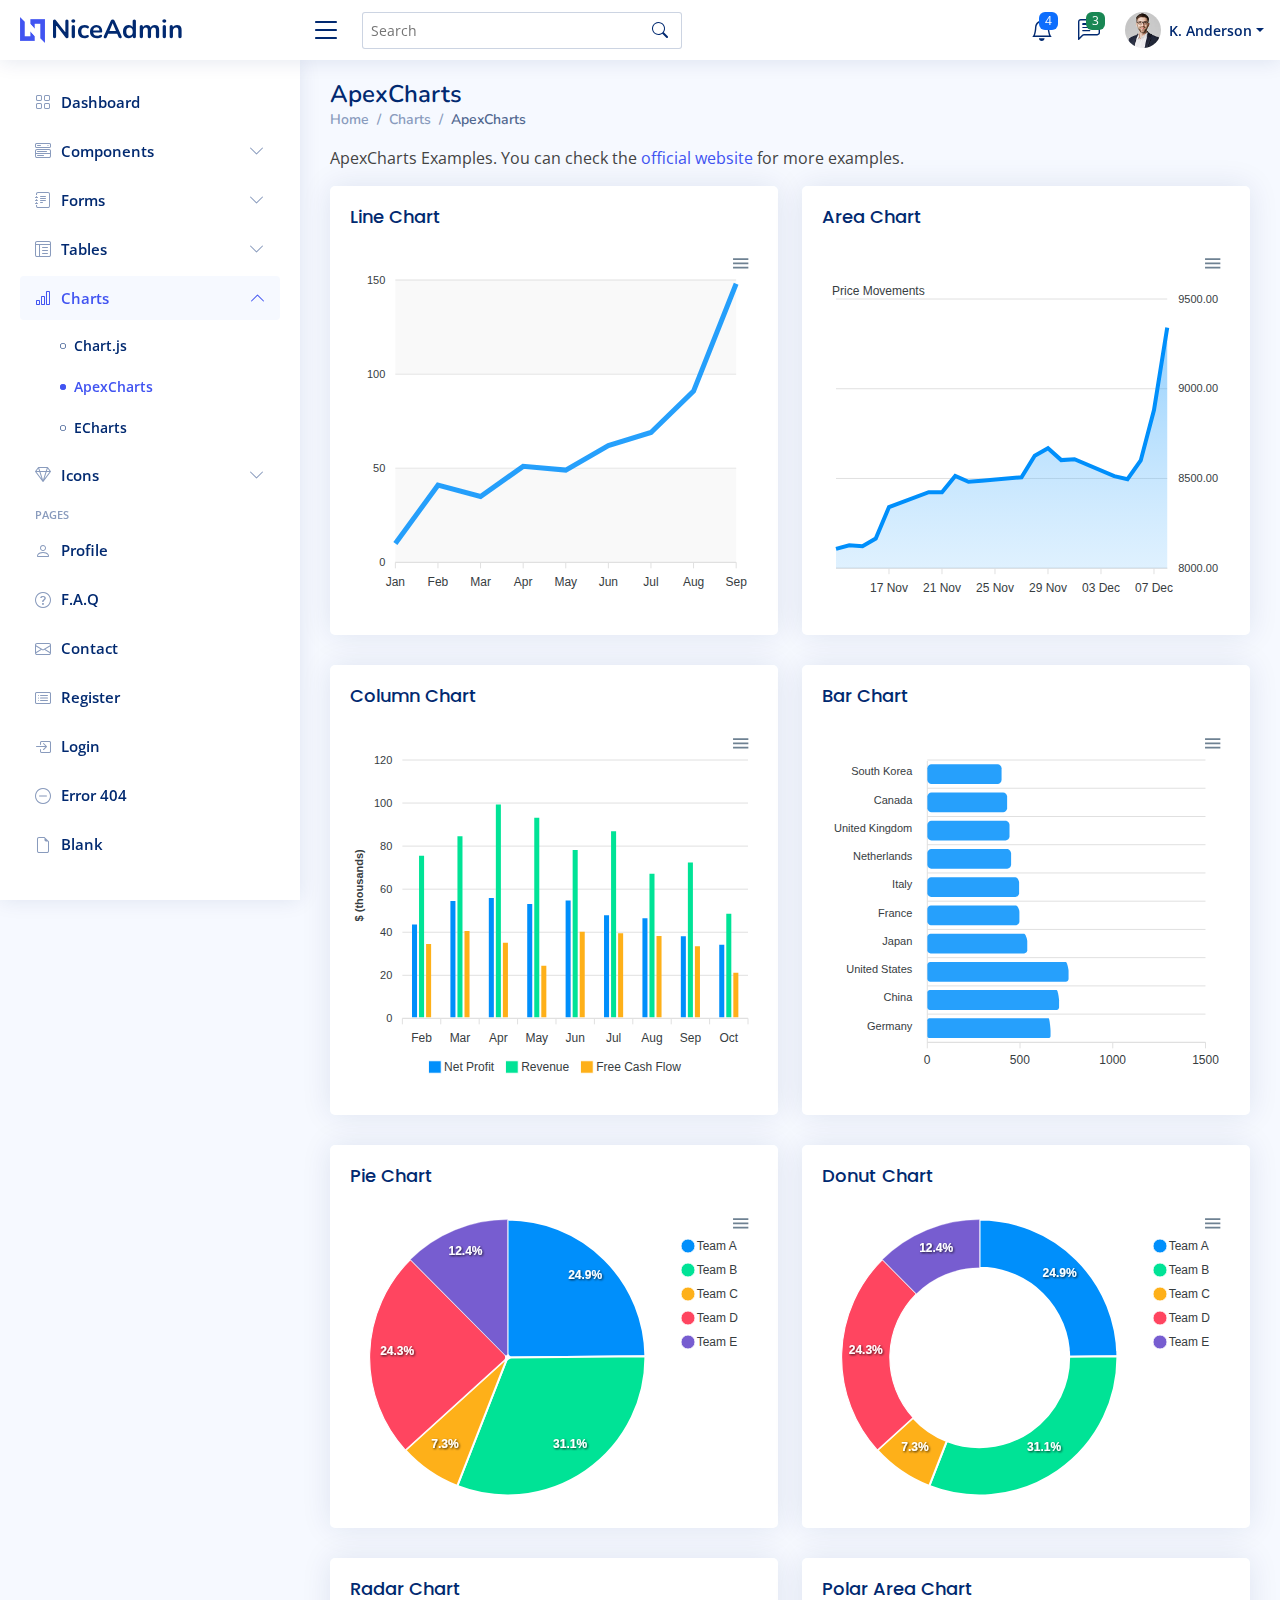
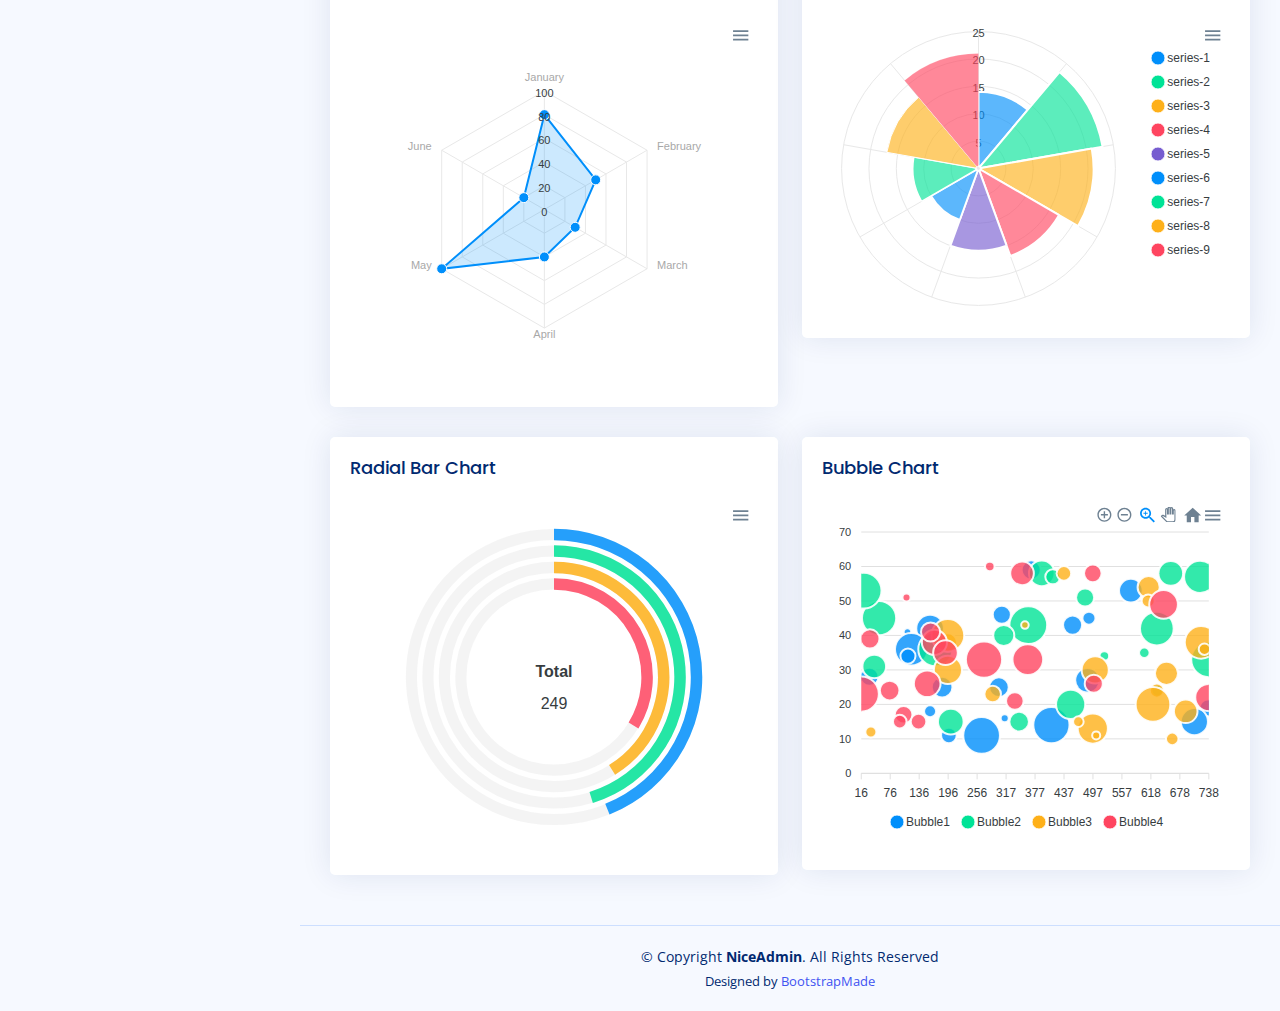
<file: assets/NiceAdmin/charts-apexcharts.html>
<!DOCTYPE html>
<html lang="en">

<head>
  <meta charset="utf-8">
  <meta content="width=device-width, initial-scale=1.0" name="viewport">

  <title>Charts / ApexCharts - NiceAdmin Bootstrap Template</title>
  <meta content="" name="description">
  <meta content="" name="keywords">

  <!-- Favicons -->
  <link href="assets/img/favicon.png" rel="icon">
  <link href="assets/img/apple-touch-icon.png" rel="apple-touch-icon">

  <!-- Google Fonts -->
  <link href="https://fonts.gstatic.com" rel="preconnect">
  <link href="https://fonts.googleapis.com/css?family=Open+Sans:300,300i,400,400i,600,600i,700,700i|Nunito:300,300i,400,400i,600,600i,700,700i|Poppins:300,300i,400,400i,500,500i,600,600i,700,700i" rel="stylesheet">

  <!-- Vendor CSS Files -->
  <link href="assets/vendor/bootstrap/css/bootstrap.min.css" rel="stylesheet">
  <link href="assets/vendor/bootstrap-icons/bootstrap-icons.css" rel="stylesheet">
  <link href="assets/vendor/boxicons/css/boxicons.min.css" rel="stylesheet">
  <link href="assets/vendor/quill/quill.snow.css" rel="stylesheet">
  <link href="assets/vendor/quill/quill.bubble.css" rel="stylesheet">
  <link href="assets/vendor/remixicon/remixicon.css" rel="stylesheet">
  <link href="assets/vendor/simple-datatables/style.css" rel="stylesheet">

  <!-- Template Main CSS File -->
  <link href="assets/css/style.css" rel="stylesheet">

  <!-- =======================================================
  * Template Name: NiceAdmin
  * Template URL: https://bootstrapmade.com/nice-admin-bootstrap-admin-html-template/
  * Updated: Apr 20 2024 with Bootstrap v5.3.3
  * Author: BootstrapMade.com
  * License: https://bootstrapmade.com/license/
  ======================================================== -->
</head>

<body>

  <!-- ======= Header ======= -->
  <header id="header" class="header fixed-top d-flex align-items-center">

    <div class="d-flex align-items-center justify-content-between">
      <a href="index.html" class="logo d-flex align-items-center">
        <img src="assets/img/logo.png" alt="">
        <span class="d-none d-lg-block">NiceAdmin</span>
      </a>
      <i class="bi bi-list toggle-sidebar-btn"></i>
    </div><!-- End Logo -->

    <div class="search-bar">
      <form class="search-form d-flex align-items-center" method="POST" action="#">
        <input type="text" name="query" placeholder="Search" title="Enter search keyword">
        <button type="submit" title="Search"><i class="bi bi-search"></i></button>
      </form>
    </div><!-- End Search Bar -->

    <nav class="header-nav ms-auto">
      <ul class="d-flex align-items-center">

        <li class="nav-item d-block d-lg-none">
          <a class="nav-link nav-icon search-bar-toggle " href="#">
            <i class="bi bi-search"></i>
          </a>
        </li><!-- End Search Icon-->

        <li class="nav-item dropdown">

          <a class="nav-link nav-icon" href="#" data-bs-toggle="dropdown">
            <i class="bi bi-bell"></i>
            <span class="badge bg-primary badge-number">4</span>
          </a><!-- End Notification Icon -->

          <ul class="dropdown-menu dropdown-menu-end dropdown-menu-arrow notifications">
            <li class="dropdown-header">
              You have 4 new notifications
              <a href="#"><span class="badge rounded-pill bg-primary p-2 ms-2">View all</span></a>
            </li>
            <li>
              <hr class="dropdown-divider">
            </li>

            <li class="notification-item">
              <i class="bi bi-exclamation-circle text-warning"></i>
              <div>
                <h4>Lorem Ipsum</h4>
                <p>Quae dolorem earum veritatis oditseno</p>
                <p>30 min. ago</p>
              </div>
            </li>

            <li>
              <hr class="dropdown-divider">
            </li>

            <li class="notification-item">
              <i class="bi bi-x-circle text-danger"></i>
              <div>
                <h4>Atque rerum nesciunt</h4>
                <p>Quae dolorem earum veritatis oditseno</p>
                <p>1 hr. ago</p>
              </div>
            </li>

            <li>
              <hr class="dropdown-divider">
            </li>

            <li class="notification-item">
              <i class="bi bi-check-circle text-success"></i>
              <div>
                <h4>Sit rerum fuga</h4>
                <p>Quae dolorem earum veritatis oditseno</p>
                <p>2 hrs. ago</p>
              </div>
            </li>

            <li>
              <hr class="dropdown-divider">
            </li>

            <li class="notification-item">
              <i class="bi bi-info-circle text-primary"></i>
              <div>
                <h4>Dicta reprehenderit</h4>
                <p>Quae dolorem earum veritatis oditseno</p>
                <p>4 hrs. ago</p>
              </div>
            </li>

            <li>
              <hr class="dropdown-divider">
            </li>
            <li class="dropdown-footer">
              <a href="#">Show all notifications</a>
            </li>

          </ul><!-- End Notification Dropdown Items -->

        </li><!-- End Notification Nav -->

        <li class="nav-item dropdown">

          <a class="nav-link nav-icon" href="#" data-bs-toggle="dropdown">
            <i class="bi bi-chat-left-text"></i>
            <span class="badge bg-success badge-number">3</span>
          </a><!-- End Messages Icon -->

          <ul class="dropdown-menu dropdown-menu-end dropdown-menu-arrow messages">
            <li class="dropdown-header">
              You have 3 new messages
              <a href="#"><span class="badge rounded-pill bg-primary p-2 ms-2">View all</span></a>
            </li>
            <li>
              <hr class="dropdown-divider">
            </li>

            <li class="message-item">
              <a href="#">
                <img src="assets/img/messages-1.jpg" alt="" class="rounded-circle">
                <div>
                  <h4>Maria Hudson</h4>
                  <p>Velit asperiores et ducimus soluta repudiandae labore officia est ut...</p>
                  <p>4 hrs. ago</p>
                </div>
              </a>
            </li>
            <li>
              <hr class="dropdown-divider">
            </li>

            <li class="message-item">
              <a href="#">
                <img src="assets/img/messages-2.jpg" alt="" class="rounded-circle">
                <div>
                  <h4>Anna Nelson</h4>
                  <p>Velit asperiores et ducimus soluta repudiandae labore officia est ut...</p>
                  <p>6 hrs. ago</p>
                </div>
              </a>
            </li>
            <li>
              <hr class="dropdown-divider">
            </li>

            <li class="message-item">
              <a href="#">
                <img src="assets/img/messages-3.jpg" alt="" class="rounded-circle">
                <div>
                  <h4>David Muldon</h4>
                  <p>Velit asperiores et ducimus soluta repudiandae labore officia est ut...</p>
                  <p>8 hrs. ago</p>
                </div>
              </a>
            </li>
            <li>
              <hr class="dropdown-divider">
            </li>

            <li class="dropdown-footer">
              <a href="#">Show all messages</a>
            </li>

          </ul><!-- End Messages Dropdown Items -->

        </li><!-- End Messages Nav -->

        <li class="nav-item dropdown pe-3">

          <a class="nav-link nav-profile d-flex align-items-center pe-0" href="#" data-bs-toggle="dropdown">
            <img src="assets/img/profile-img.jpg" alt="Profile" class="rounded-circle">
            <span class="d-none d-md-block dropdown-toggle ps-2">K. Anderson</span>
          </a><!-- End Profile Iamge Icon -->

          <ul class="dropdown-menu dropdown-menu-end dropdown-menu-arrow profile">
            <li class="dropdown-header">
              <h6>Kevin Anderson</h6>
              <span>Web Designer</span>
            </li>
            <li>
              <hr class="dropdown-divider">
            </li>

            <li>
              <a class="dropdown-item d-flex align-items-center" href="users-profile.html">
                <i class="bi bi-person"></i>
                <span>My Profile</span>
              </a>
            </li>
            <li>
              <hr class="dropdown-divider">
            </li>

            <li>
              <a class="dropdown-item d-flex align-items-center" href="users-profile.html">
                <i class="bi bi-gear"></i>
                <span>Account Settings</span>
              </a>
            </li>
            <li>
              <hr class="dropdown-divider">
            </li>

            <li>
              <a class="dropdown-item d-flex align-items-center" href="pages-faq.html">
                <i class="bi bi-question-circle"></i>
                <span>Need Help?</span>
              </a>
            </li>
            <li>
              <hr class="dropdown-divider">
            </li>

            <li>
              <a class="dropdown-item d-flex align-items-center" href="#">
                <i class="bi bi-box-arrow-right"></i>
                <span>Sign Out</span>
              </a>
            </li>

          </ul><!-- End Profile Dropdown Items -->
        </li><!-- End Profile Nav -->

      </ul>
    </nav><!-- End Icons Navigation -->

  </header><!-- End Header -->

  <!-- ======= Sidebar ======= -->
  <aside id="sidebar" class="sidebar">

    <ul class="sidebar-nav" id="sidebar-nav">

      <li class="nav-item">
        <a class="nav-link collapsed" href="index.html">
          <i class="bi bi-grid"></i>
          <span>Dashboard</span>
        </a>
      </li><!-- End Dashboard Nav -->

      <li class="nav-item">
        <a class="nav-link collapsed" data-bs-target="#components-nav" data-bs-toggle="collapse" href="#">
          <i class="bi bi-menu-button-wide"></i><span>Components</span><i class="bi bi-chevron-down ms-auto"></i>
        </a>
        <ul id="components-nav" class="nav-content collapse " data-bs-parent="#sidebar-nav">
          <li>
            <a href="components-alerts.html">
              <i class="bi bi-circle"></i><span>Alerts</span>
            </a>
          </li>
          <li>
            <a href="components-accordion.html">
              <i class="bi bi-circle"></i><span>Accordion</span>
            </a>
          </li>
          <li>
            <a href="components-badges.html">
              <i class="bi bi-circle"></i><span>Badges</span>
            </a>
          </li>
          <li>
            <a href="components-breadcrumbs.html">
              <i class="bi bi-circle"></i><span>Breadcrumbs</span>
            </a>
          </li>
          <li>
            <a href="components-buttons.html">
              <i class="bi bi-circle"></i><span>Buttons</span>
            </a>
          </li>
          <li>
            <a href="components-cards.html">
              <i class="bi bi-circle"></i><span>Cards</span>
            </a>
          </li>
          <li>
            <a href="components-carousel.html">
              <i class="bi bi-circle"></i><span>Carousel</span>
            </a>
          </li>
          <li>
            <a href="components-list-group.html">
              <i class="bi bi-circle"></i><span>List group</span>
            </a>
          </li>
          <li>
            <a href="components-modal.html">
              <i class="bi bi-circle"></i><span>Modal</span>
            </a>
          </li>
          <li>
            <a href="components-tabs.html">
              <i class="bi bi-circle"></i><span>Tabs</span>
            </a>
          </li>
          <li>
            <a href="components-pagination.html">
              <i class="bi bi-circle"></i><span>Pagination</span>
            </a>
          </li>
          <li>
            <a href="components-progress.html">
              <i class="bi bi-circle"></i><span>Progress</span>
            </a>
          </li>
          <li>
            <a href="components-spinners.html">
              <i class="bi bi-circle"></i><span>Spinners</span>
            </a>
          </li>
          <li>
            <a href="components-tooltips.html">
              <i class="bi bi-circle"></i><span>Tooltips</span>
            </a>
          </li>
        </ul>
      </li><!-- End Components Nav -->

      <li class="nav-item">
        <a class="nav-link collapsed" data-bs-target="#forms-nav" data-bs-toggle="collapse" href="#">
          <i class="bi bi-journal-text"></i><span>Forms</span><i class="bi bi-chevron-down ms-auto"></i>
        </a>
        <ul id="forms-nav" class="nav-content collapse " data-bs-parent="#sidebar-nav">
          <li>
            <a href="forms-elements.html">
              <i class="bi bi-circle"></i><span>Form Elements</span>
            </a>
          </li>
          <li>
            <a href="forms-layouts.html">
              <i class="bi bi-circle"></i><span>Form Layouts</span>
            </a>
          </li>
          <li>
            <a href="forms-editors.html">
              <i class="bi bi-circle"></i><span>Form Editors</span>
            </a>
          </li>
          <li>
            <a href="forms-validation.html">
              <i class="bi bi-circle"></i><span>Form Validation</span>
            </a>
          </li>
        </ul>
      </li><!-- End Forms Nav -->

      <li class="nav-item">
        <a class="nav-link collapsed" data-bs-target="#tables-nav" data-bs-toggle="collapse" href="#">
          <i class="bi bi-layout-text-window-reverse"></i><span>Tables</span><i class="bi bi-chevron-down ms-auto"></i>
        </a>
        <ul id="tables-nav" class="nav-content collapse " data-bs-parent="#sidebar-nav">
          <li>
            <a href="tables-general.html">
              <i class="bi bi-circle"></i><span>General Tables</span>
            </a>
          </li>
          <li>
            <a href="tables-data.html">
              <i class="bi bi-circle"></i><span>Data Tables</span>
            </a>
          </li>
        </ul>
      </li><!-- End Tables Nav -->

      <li class="nav-item">
        <a class="nav-link " data-bs-target="#charts-nav" data-bs-toggle="collapse" href="#">
          <i class="bi bi-bar-chart"></i><span>Charts</span><i class="bi bi-chevron-down ms-auto"></i>
        </a>
        <ul id="charts-nav" class="nav-content collapse show" data-bs-parent="#sidebar-nav">
          <li>
            <a href="charts-chartjs.html">
              <i class="bi bi-circle"></i><span>Chart.js</span>
            </a>
          </li>
          <li>
            <a href="charts-apexcharts.html" class="active">
              <i class="bi bi-circle"></i><span>ApexCharts</span>
            </a>
          </li>
          <li>
            <a href="charts-echarts.html">
              <i class="bi bi-circle"></i><span>ECharts</span>
            </a>
          </li>
        </ul>
      </li><!-- End Charts Nav -->

      <li class="nav-item">
        <a class="nav-link collapsed" data-bs-target="#icons-nav" data-bs-toggle="collapse" href="#">
          <i class="bi bi-gem"></i><span>Icons</span><i class="bi bi-chevron-down ms-auto"></i>
        </a>
        <ul id="icons-nav" class="nav-content collapse " data-bs-parent="#sidebar-nav">
          <li>
            <a href="icons-bootstrap.html">
              <i class="bi bi-circle"></i><span>Bootstrap Icons</span>
            </a>
          </li>
          <li>
            <a href="icons-remix.html">
              <i class="bi bi-circle"></i><span>Remix Icons</span>
            </a>
          </li>
          <li>
            <a href="icons-boxicons.html">
              <i class="bi bi-circle"></i><span>Boxicons</span>
            </a>
          </li>
        </ul>
      </li><!-- End Icons Nav -->

      <li class="nav-heading">Pages</li>

      <li class="nav-item">
        <a class="nav-link collapsed" href="users-profile.html">
          <i class="bi bi-person"></i>
          <span>Profile</span>
        </a>
      </li><!-- End Profile Page Nav -->

      <li class="nav-item">
        <a class="nav-link collapsed" href="pages-faq.html">
          <i class="bi bi-question-circle"></i>
          <span>F.A.Q</span>
        </a>
      </li><!-- End F.A.Q Page Nav -->

      <li class="nav-item">
        <a class="nav-link collapsed" href="pages-contact.html">
          <i class="bi bi-envelope"></i>
          <span>Contact</span>
        </a>
      </li><!-- End Contact Page Nav -->

      <li class="nav-item">
        <a class="nav-link collapsed" href="pages-register.html">
          <i class="bi bi-card-list"></i>
          <span>Register</span>
        </a>
      </li><!-- End Register Page Nav -->

      <li class="nav-item">
        <a class="nav-link collapsed" href="pages-login.html">
          <i class="bi bi-box-arrow-in-right"></i>
          <span>Login</span>
        </a>
      </li><!-- End Login Page Nav -->

      <li class="nav-item">
        <a class="nav-link collapsed" href="pages-error-404.html">
          <i class="bi bi-dash-circle"></i>
          <span>Error 404</span>
        </a>
      </li><!-- End Error 404 Page Nav -->

      <li class="nav-item">
        <a class="nav-link collapsed" href="pages-blank.html">
          <i class="bi bi-file-earmark"></i>
          <span>Blank</span>
        </a>
      </li><!-- End Blank Page Nav -->

    </ul>

  </aside><!-- End Sidebar-->

  <main id="main" class="main">

    <div class="pagetitle">
      <h1>ApexCharts</h1>
      <nav>
        <ol class="breadcrumb">
          <li class="breadcrumb-item"><a href="index.html">Home</a></li>
          <li class="breadcrumb-item">Charts</li>
          <li class="breadcrumb-item active">ApexCharts</li>
        </ol>
      </nav>
    </div><!-- End Page Title -->

    <p>ApexCharts Examples. You can check the <a href="https://apexcharts.com/javascript-chart-demos/" target="_blank">official website</a> for more examples.</p>

    <section class="section">
      <div class="row">

        <div class="col-lg-6">
          <div class="card">
            <div class="card-body">
              <h5 class="card-title">Line Chart</h5>

              <!-- Line Chart -->
              <div id="lineChart"></div>

              <script>
                document.addEventListener("DOMContentLoaded", () => {
                  new ApexCharts(document.querySelector("#lineChart"), {
                    series: [{
                      name: "Desktops",
                      data: [10, 41, 35, 51, 49, 62, 69, 91, 148]
                    }],
                    chart: {
                      height: 350,
                      type: 'line',
                      zoom: {
                        enabled: false
                      }
                    },
                    dataLabels: {
                      enabled: false
                    },
                    stroke: {
                      curve: 'straight'
                    },
                    grid: {
                      row: {
                        colors: ['#f3f3f3', 'transparent'], // takes an array which will be repeated on columns
                        opacity: 0.5
                      },
                    },
                    xaxis: {
                      categories: ['Jan', 'Feb', 'Mar', 'Apr', 'May', 'Jun', 'Jul', 'Aug', 'Sep'],
                    }
                  }).render();
                });
              </script>
              <!-- End Line Chart -->

            </div>
          </div>
        </div>

        <div class="col-lg-6">
          <div class="card">
            <div class="card-body">
              <h5 class="card-title">Area Chart</h5>

              <!-- Area Chart -->
              <div id="areaChart"></div>

              <script>
                document.addEventListener("DOMContentLoaded", () => {
                  const series = {
                    "monthDataSeries1": {
                      "prices": [
                        8107.85,
                        8128.0,
                        8122.9,
                        8165.5,
                        8340.7,
                        8423.7,
                        8423.5,
                        8514.3,
                        8481.85,
                        8487.7,
                        8506.9,
                        8626.2,
                        8668.95,
                        8602.3,
                        8607.55,
                        8512.9,
                        8496.25,
                        8600.65,
                        8881.1,
                        9340.85
                      ],
                      "dates": [
                        "13 Nov 2017",
                        "14 Nov 2017",
                        "15 Nov 2017",
                        "16 Nov 2017",
                        "17 Nov 2017",
                        "20 Nov 2017",
                        "21 Nov 2017",
                        "22 Nov 2017",
                        "23 Nov 2017",
                        "24 Nov 2017",
                        "27 Nov 2017",
                        "28 Nov 2017",
                        "29 Nov 2017",
                        "30 Nov 2017",
                        "01 Dec 2017",
                        "04 Dec 2017",
                        "05 Dec 2017",
                        "06 Dec 2017",
                        "07 Dec 2017",
                        "08 Dec 2017"
                      ]
                    },
                    "monthDataSeries2": {
                      "prices": [
                        8423.7,
                        8423.5,
                        8514.3,
                        8481.85,
                        8487.7,
                        8506.9,
                        8626.2,
                        8668.95,
                        8602.3,
                        8607.55,
                        8512.9,
                        8496.25,
                        8600.65,
                        8881.1,
                        9040.85,
                        8340.7,
                        8165.5,
                        8122.9,
                        8107.85,
                        8128.0
                      ],
                      "dates": [
                        "13 Nov 2017",
                        "14 Nov 2017",
                        "15 Nov 2017",
                        "16 Nov 2017",
                        "17 Nov 2017",
                        "20 Nov 2017",
                        "21 Nov 2017",
                        "22 Nov 2017",
                        "23 Nov 2017",
                        "24 Nov 2017",
                        "27 Nov 2017",
                        "28 Nov 2017",
                        "29 Nov 2017",
                        "30 Nov 2017",
                        "01 Dec 2017",
                        "04 Dec 2017",
                        "05 Dec 2017",
                        "06 Dec 2017",
                        "07 Dec 2017",
                        "08 Dec 2017"
                      ]
                    },
                    "monthDataSeries3": {
                      "prices": [
                        7114.25,
                        7126.6,
                        7116.95,
                        7203.7,
                        7233.75,
                        7451.0,
                        7381.15,
                        7348.95,
                        7347.75,
                        7311.25,
                        7266.4,
                        7253.25,
                        7215.45,
                        7266.35,
                        7315.25,
                        7237.2,
                        7191.4,
                        7238.95,
                        7222.6,
                        7217.9,
                        7359.3,
                        7371.55,
                        7371.15,
                        7469.2,
                        7429.25,
                        7434.65,
                        7451.1,
                        7475.25,
                        7566.25,
                        7556.8,
                        7525.55,
                        7555.45,
                        7560.9,
                        7490.7,
                        7527.6,
                        7551.9,
                        7514.85,
                        7577.95,
                        7592.3,
                        7621.95,
                        7707.95,
                        7859.1,
                        7815.7,
                        7739.0,
                        7778.7,
                        7839.45,
                        7756.45,
                        7669.2,
                        7580.45,
                        7452.85,
                        7617.25,
                        7701.6,
                        7606.8,
                        7620.05,
                        7513.85,
                        7498.45,
                        7575.45,
                        7601.95,
                        7589.1,
                        7525.85,
                        7569.5,
                        7702.5,
                        7812.7,
                        7803.75,
                        7816.3,
                        7851.15,
                        7912.2,
                        7972.8,
                        8145.0,
                        8161.1,
                        8121.05,
                        8071.25,
                        8088.2,
                        8154.45,
                        8148.3,
                        8122.05,
                        8132.65,
                        8074.55,
                        7952.8,
                        7885.55,
                        7733.9,
                        7897.15,
                        7973.15,
                        7888.5,
                        7842.8,
                        7838.4,
                        7909.85,
                        7892.75,
                        7897.75,
                        7820.05,
                        7904.4,
                        7872.2,
                        7847.5,
                        7849.55,
                        7789.6,
                        7736.35,
                        7819.4,
                        7875.35,
                        7871.8,
                        8076.5,
                        8114.8,
                        8193.55,
                        8217.1,
                        8235.05,
                        8215.3,
                        8216.4,
                        8301.55,
                        8235.25,
                        8229.75,
                        8201.95,
                        8164.95,
                        8107.85,
                        8128.0,
                        8122.9,
                        8165.5,
                        8340.7,
                        8423.7,
                        8423.5,
                        8514.3,
                        8481.85,
                        8487.7,
                        8506.9,
                        8626.2
                      ],
                      "dates": [
                        "02 Jun 2017",
                        "05 Jun 2017",
                        "06 Jun 2017",
                        "07 Jun 2017",
                        "08 Jun 2017",
                        "09 Jun 2017",
                        "12 Jun 2017",
                        "13 Jun 2017",
                        "14 Jun 2017",
                        "15 Jun 2017",
                        "16 Jun 2017",
                        "19 Jun 2017",
                        "20 Jun 2017",
                        "21 Jun 2017",
                        "22 Jun 2017",
                        "23 Jun 2017",
                        "27 Jun 2017",
                        "28 Jun 2017",
                        "29 Jun 2017",
                        "30 Jun 2017",
                        "03 Jul 2017",
                        "04 Jul 2017",
                        "05 Jul 2017",
                        "06 Jul 2017",
                        "07 Jul 2017",
                        "10 Jul 2017",
                        "11 Jul 2017",
                        "12 Jul 2017",
                        "13 Jul 2017",
                        "14 Jul 2017",
                        "17 Jul 2017",
                        "18 Jul 2017",
                        "19 Jul 2017",
                        "20 Jul 2017",
                        "21 Jul 2017",
                        "24 Jul 2017",
                        "25 Jul 2017",
                        "26 Jul 2017",
                        "27 Jul 2017",
                        "28 Jul 2017",
                        "31 Jul 2017",
                        "01 Aug 2017",
                        "02 Aug 2017",
                        "03 Aug 2017",
                        "04 Aug 2017",
                        "07 Aug 2017",
                        "08 Aug 2017",
                        "09 Aug 2017",
                        "10 Aug 2017",
                        "11 Aug 2017",
                        "14 Aug 2017",
                        "16 Aug 2017",
                        "17 Aug 2017",
                        "18 Aug 2017",
                        "21 Aug 2017",
                        "22 Aug 2017",
                        "23 Aug 2017",
                        "24 Aug 2017",
                        "28 Aug 2017",
                        "29 Aug 2017",
                        "30 Aug 2017",
                        "31 Aug 2017",
                        "01 Sep 2017",
                        "04 Sep 2017",
                        "05 Sep 2017",
                        "06 Sep 2017",
                        "07 Sep 2017",
                        "08 Sep 2017",
                        "11 Sep 2017",
                        "12 Sep 2017",
                        "13 Sep 2017",
                        "14 Sep 2017",
                        "15 Sep 2017",
                        "18 Sep 2017",
                        "19 Sep 2017",
                        "20 Sep 2017",
                        "21 Sep 2017",
                        "22 Sep 2017",
                        "25 Sep 2017",
                        "26 Sep 2017",
                        "27 Sep 2017",
                        "28 Sep 2017",
                        "29 Sep 2017",
                        "03 Oct 2017",
                        "04 Oct 2017",
                        "05 Oct 2017",
                        "06 Oct 2017",
                        "09 Oct 2017",
                        "10 Oct 2017",
                        "11 Oct 2017",
                        "12 Oct 2017",
                        "13 Oct 2017",
                        "16 Oct 2017",
                        "17 Oct 2017",
                        "18 Oct 2017",
                        "19 Oct 2017",
                        "23 Oct 2017",
                        "24 Oct 2017",
                        "25 Oct 2017",
                        "26 Oct 2017",
                        "27 Oct 2017",
                        "30 Oct 2017",
                        "31 Oct 2017",
                        "01 Nov 2017",
                        "02 Nov 2017",
                        "03 Nov 2017",
                        "06 Nov 2017",
                        "07 Nov 2017",
                        "08 Nov 2017",
                        "09 Nov 2017",
                        "10 Nov 2017",
                        "13 Nov 2017",
                        "14 Nov 2017",
                        "15 Nov 2017",
                        "16 Nov 2017",
                        "17 Nov 2017",
                        "20 Nov 2017",
                        "21 Nov 2017",
                        "22 Nov 2017",
                        "23 Nov 2017",
                        "24 Nov 2017",
                        "27 Nov 2017",
                        "28 Nov 2017"
                      ]
                    }
                  }
                  new ApexCharts(document.querySelector("#areaChart"), {
                    series: [{
                      name: "STOCK ABC",
                      data: series.monthDataSeries1.prices
                    }],
                    chart: {
                      type: 'area',
                      height: 350,
                      zoom: {
                        enabled: false
                      }
                    },
                    dataLabels: {
                      enabled: false
                    },
                    stroke: {
                      curve: 'straight'
                    },
                    subtitle: {
                      text: 'Price Movements',
                      align: 'left'
                    },
                    labels: series.monthDataSeries1.dates,
                    xaxis: {
                      type: 'datetime',
                    },
                    yaxis: {
                      opposite: true
                    },
                    legend: {
                      horizontalAlign: 'left'
                    }
                  }).render();
                });
              </script>
              <!-- End Area Chart -->

            </div>
          </div>
        </div>

        <div class="col-lg-6">
          <div class="card">
            <div class="card-body">
              <h5 class="card-title">Column Chart</h5>

              <!-- Column Chart -->
              <div id="columnChart"></div>

              <script>
                document.addEventListener("DOMContentLoaded", () => {
                  new ApexCharts(document.querySelector("#columnChart"), {
                    series: [{
                      name: 'Net Profit',
                      data: [44, 55, 57, 56, 61, 58, 63, 60, 66]
                    }, {
                      name: 'Revenue',
                      data: [76, 85, 101, 98, 87, 105, 91, 114, 94]
                    }, {
                      name: 'Free Cash Flow',
                      data: [35, 41, 36, 26, 45, 48, 52, 53, 41]
                    }],
                    chart: {
                      type: 'bar',
                      height: 350
                    },
                    plotOptions: {
                      bar: {
                        horizontal: false,
                        columnWidth: '55%',
                        endingShape: 'rounded'
                      },
                    },
                    dataLabels: {
                      enabled: false
                    },
                    stroke: {
                      show: true,
                      width: 2,
                      colors: ['transparent']
                    },
                    xaxis: {
                      categories: ['Feb', 'Mar', 'Apr', 'May', 'Jun', 'Jul', 'Aug', 'Sep', 'Oct'],
                    },
                    yaxis: {
                      title: {
                        text: '$ (thousands)'
                      }
                    },
                    fill: {
                      opacity: 1
                    },
                    tooltip: {
                      y: {
                        formatter: function(val) {
                          return "$ " + val + " thousands"
                        }
                      }
                    }
                  }).render();
                });
              </script>
              <!-- End Column Chart -->

            </div>
          </div>
        </div>

        <div class="col-lg-6">
          <div class="card">
            <div class="card-body">
              <h5 class="card-title">Bar Chart</h5>

              <!-- Bar Chart -->
              <div id="barChart"></div>

              <script>
                document.addEventListener("DOMContentLoaded", () => {
                  new ApexCharts(document.querySelector("#barChart"), {
                    series: [{
                      data: [400, 430, 448, 470, 540, 580, 690, 1100, 1200, 1380]
                    }],
                    chart: {
                      type: 'bar',
                      height: 350
                    },
                    plotOptions: {
                      bar: {
                        borderRadius: 4,
                        horizontal: true,
                      }
                    },
                    dataLabels: {
                      enabled: false
                    },
                    xaxis: {
                      categories: ['South Korea', 'Canada', 'United Kingdom', 'Netherlands', 'Italy', 'France', 'Japan',
                        'United States', 'China', 'Germany'
                      ],
                    }
                  }).render();
                });
              </script>
              <!-- End Bar Chart -->

            </div>
          </div>
        </div>

        <div class="col-lg-6">
          <div class="card">
            <div class="card-body">
              <h5 class="card-title">Pie Chart</h5>

              <!-- Pie Chart -->
              <div id="pieChart"></div>

              <script>
                document.addEventListener("DOMContentLoaded", () => {
                  new ApexCharts(document.querySelector("#pieChart"), {
                    series: [44, 55, 13, 43, 22],
                    chart: {
                      height: 350,
                      type: 'pie',
                      toolbar: {
                        show: true
                      }
                    },
                    labels: ['Team A', 'Team B', 'Team C', 'Team D', 'Team E']
                  }).render();
                });
              </script>
              <!-- End Pie Chart -->

            </div>
          </div>
        </div>

        <div class="col-lg-6">
          <div class="card">
            <div class="card-body">
              <h5 class="card-title">Donut Chart</h5>

              <!-- Donut Chart -->
              <div id="donutChart"></div>

              <script>
                document.addEventListener("DOMContentLoaded", () => {
                  new ApexCharts(document.querySelector("#donutChart"), {
                    series: [44, 55, 13, 43, 22],
                    chart: {
                      height: 350,
                      type: 'donut',
                      toolbar: {
                        show: true
                      }
                    },
                    labels: ['Team A', 'Team B', 'Team C', 'Team D', 'Team E'],
                  }).render();
                });
              </script>
              <!-- End Donut Chart -->

            </div>
          </div>
        </div>

        <div class="col-lg-6">
          <div class="card">
            <div class="card-body">
              <h5 class="card-title">Radar Chart</h5>

              <!-- Radar Chart -->
              <div id="radarChart"></div>

              <script>
                document.addEventListener("DOMContentLoaded", () => {
                  new ApexCharts(document.querySelector("#radarChart"), {
                    series: [{
                      name: 'Series 1',
                      data: [80, 50, 30, 40, 100, 20],
                    }],
                    chart: {
                      height: 350,
                      type: 'radar',
                    },
                    xaxis: {
                      categories: ['January', 'February', 'March', 'April', 'May', 'June']
                    }
                  }).render();
                });
              </script>
              <!-- End Radar Chart -->

            </div>
          </div>
        </div>

        <div class="col-lg-6">
          <div class="card">
            <div class="card-body">
              <h5 class="card-title">Polar Area Chart</h5>

              <!-- Polar Area Chart -->
              <div id="polarAreaChart"></div>

              <script>
                document.addEventListener("DOMContentLoaded", () => {
                  new ApexCharts(document.querySelector("#polarAreaChart"), {
                    series: [14, 23, 21, 17, 15, 10, 12, 17, 21],
                    chart: {
                      type: 'polarArea',
                      height: 350,
                      toolbar: {
                        show: true
                      }
                    },
                    stroke: {
                      colors: ['#fff']
                    },
                    fill: {
                      opacity: 0.8
                    }
                  }).render();
                });
              </script>
              <!-- End Polar Area Chart -->

            </div>
          </div>
        </div>

        <div class="col-lg-6">
          <div class="card">
            <div class="card-body">
              <h5 class="card-title">Radial Bar Chart</h5>

              <!-- Radial Bar Chart -->
              <div id="radialBarChart"></div>

              <script>
                document.addEventListener("DOMContentLoaded", () => {
                  new ApexCharts(document.querySelector("#radialBarChart"), {
                    series: [44, 55, 67, 83],
                    chart: {
                      height: 350,
                      type: 'radialBar',
                      toolbar: {
                        show: true
                      }
                    },
                    plotOptions: {
                      radialBar: {
                        dataLabels: {
                          name: {
                            fontSize: '22px',
                          },
                          value: {
                            fontSize: '16px',
                          },
                          total: {
                            show: true,
                            label: 'Total',
                            formatter: function(w) {
                              // By default this function returns the average of all series. The below is just an example to show the use of custom formatter function
                              return 249
                            }
                          }
                        }
                      }
                    },
                    labels: ['Apples', 'Oranges', 'Bananas', 'Berries'],
                  }).render();
                });
              </script>
              <!-- End Radial Bar Chart -->

            </div>
          </div>
        </div>

        <div class="col-lg-6">
          <div class="card">
            <div class="card-body">
              <h5 class="card-title">Bubble Chart</h5>

              <!-- Bubble Chart -->
              <div id="bubbleChart"></div>

              <script>
                document.addEventListener("DOMContentLoaded", () => {
                  function generateData(baseval, count, yrange) {
                    var i = 0;
                    var series = [];
                    while (i < count) {
                      var x = Math.floor(Math.random() * (750 - 1 + 1)) + 1;;
                      var y = Math.floor(Math.random() * (yrange.max - yrange.min + 1)) + yrange.min;
                      var z = Math.floor(Math.random() * (75 - 15 + 1)) + 15;
                      series.push([x, y, z]);
                      baseval += 86400000;
                      i++;
                    }
                    return series;
                  }
                  new ApexCharts(document.querySelector("#bubbleChart"), {
                    series: [{
                        name: 'Bubble1',
                        data: generateData(new Date('11 Feb 2017 GMT').getTime(), 20, {
                          min: 10,
                          max: 60
                        })
                      },
                      {
                        name: 'Bubble2',
                        data: generateData(new Date('11 Feb 2017 GMT').getTime(), 20, {
                          min: 10,
                          max: 60
                        })
                      },
                      {
                        name: 'Bubble3',
                        data: generateData(new Date('11 Feb 2017 GMT').getTime(), 20, {
                          min: 10,
                          max: 60
                        })
                      },
                      {
                        name: 'Bubble4',
                        data: generateData(new Date('11 Feb 2017 GMT').getTime(), 20, {
                          min: 10,
                          max: 60
                        })
                      }
                    ],
                    chart: {
                      height: 333,
                      type: 'bubble',
                    },
                    dataLabels: {
                      enabled: false
                    },
                    fill: {
                      opacity: 0.8
                    },
                    xaxis: {
                      tickAmount: 12,
                      type: 'category',
                    },
                    yaxis: {
                      max: 70
                    }
                  }).render();
                });
              </script>
              <!-- End Bubble Chart -->

            </div>
          </div>
        </div>

      </div>
    </section>

  </main><!-- End #main -->

  <!-- ======= Footer ======= -->
  <footer id="footer" class="footer">
    <div class="copyright">
      &copy; Copyright <strong><span>NiceAdmin</span></strong>. All Rights Reserved
    </div>
    <div class="credits">
      <!-- All the links in the footer should remain intact. -->
      <!-- You can delete the links only if you purchased the pro version. -->
      <!-- Licensing information: https://bootstrapmade.com/license/ -->
      <!-- Purchase the pro version with working PHP/AJAX contact form: https://bootstrapmade.com/nice-admin-bootstrap-admin-html-template/ -->
      Designed by <a href="https://bootstrapmade.com/">BootstrapMade</a>
    </div>
  </footer><!-- End Footer -->

  <a href="#" class="back-to-top d-flex align-items-center justify-content-center"><i class="bi bi-arrow-up-short"></i></a>

  <!-- Vendor JS Files -->
  <script src="assets/vendor/apexcharts/apexcharts.min.js"></script>
  <script src="assets/vendor/bootstrap/js/bootstrap.bundle.min.js"></script>
  <script src="assets/vendor/chart.js/chart.umd.js"></script>
  <script src="assets/vendor/echarts/echarts.min.js"></script>
  <script src="assets/vendor/quill/quill.js"></script>
  <script src="assets/vendor/simple-datatables/simple-datatables.js"></script>
  <script src="assets/vendor/tinymce/tinymce.min.js"></script>
  <script src="assets/vendor/php-email-form/validate.js"></script>

  <!-- Template Main JS File -->
  <script src="assets/js/main.js"></script>

</body>

</html>
</file>
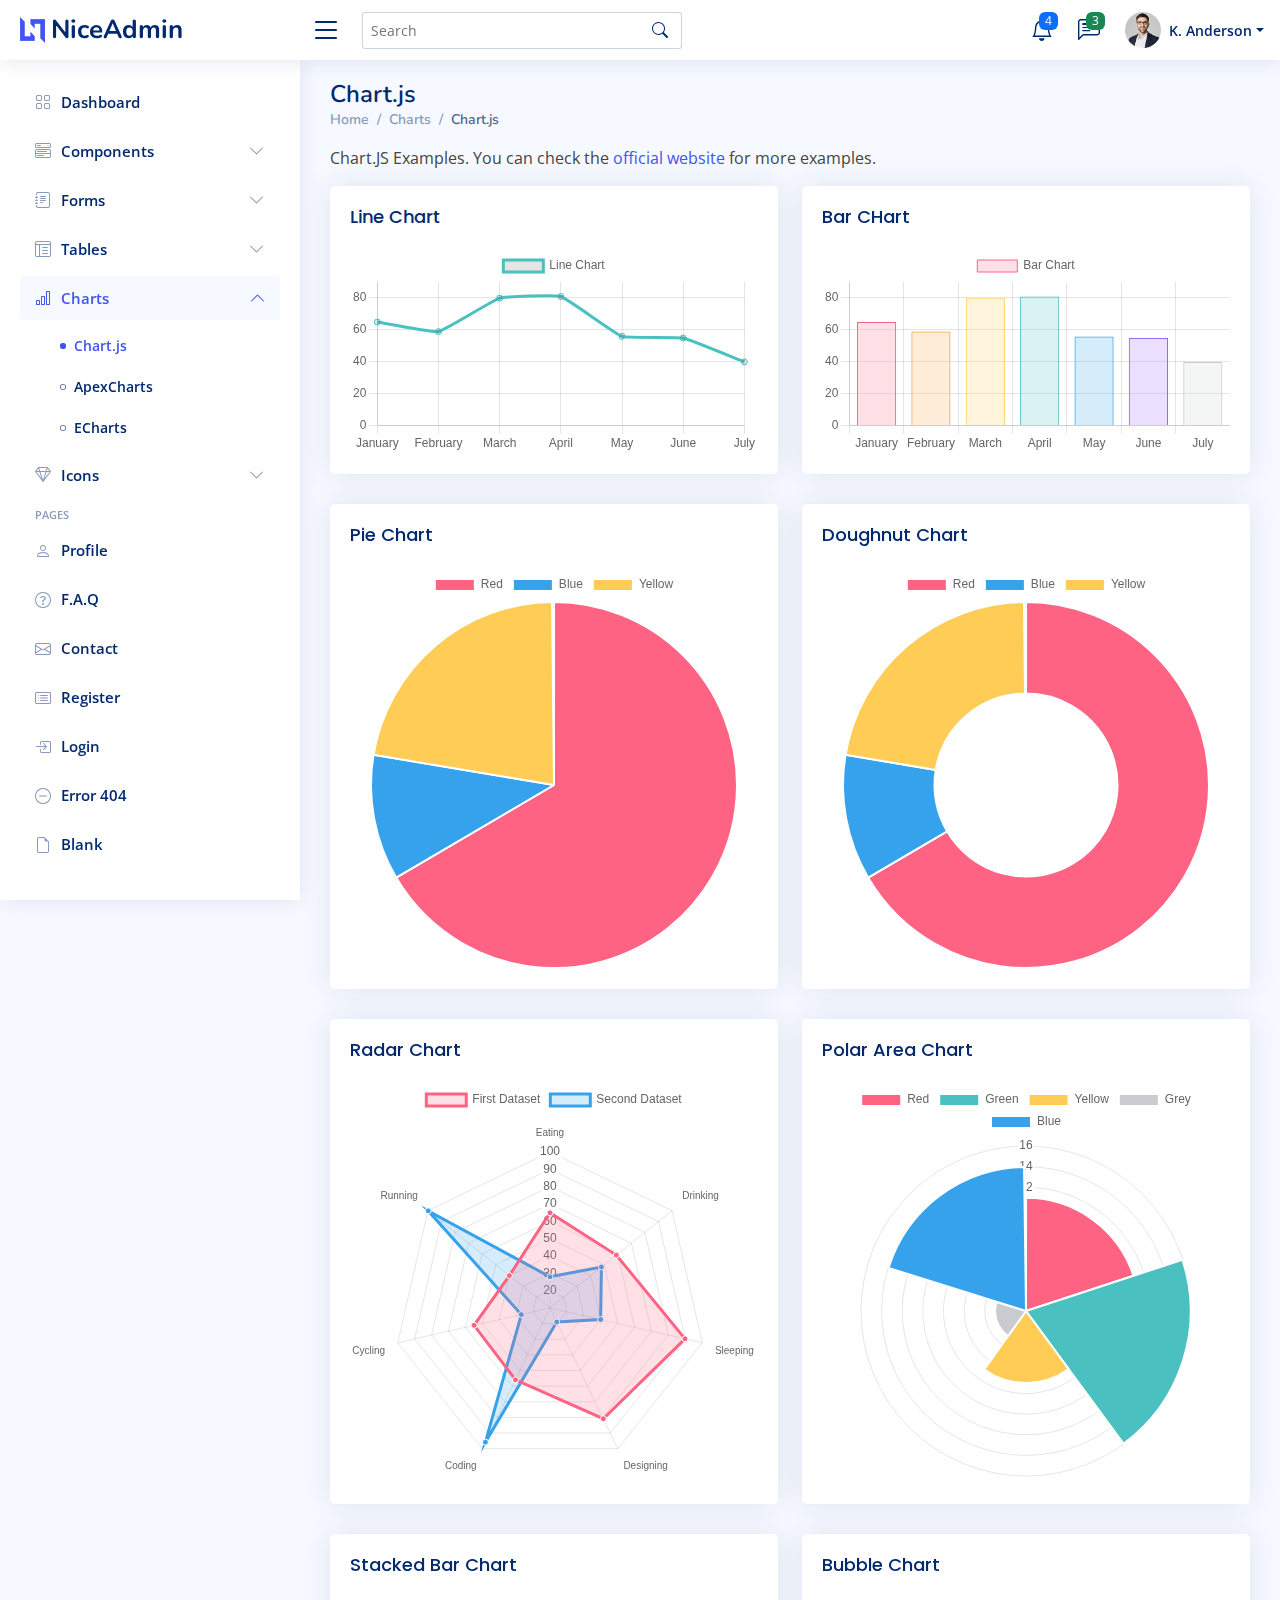
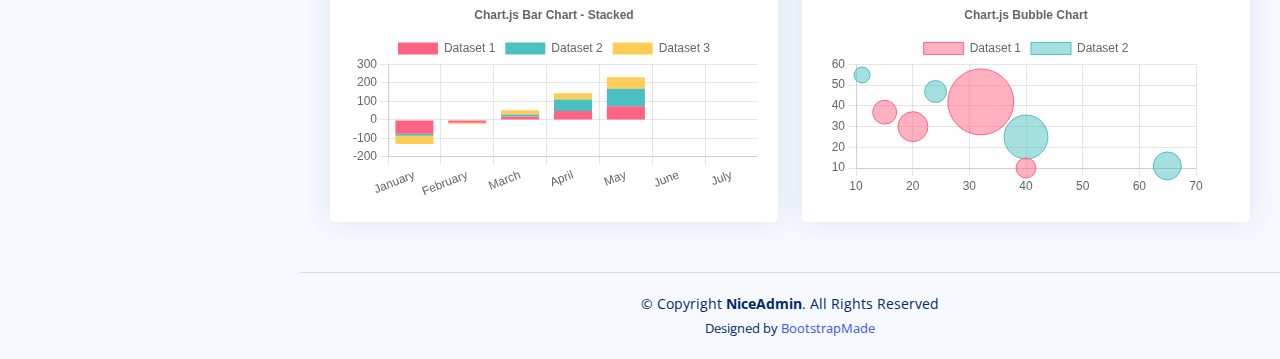
<file: assets/NiceAdmin/charts-chartjs.html>
<!DOCTYPE html>
<html lang="en">

<head>
  <meta charset="utf-8">
  <meta content="width=device-width, initial-scale=1.0" name="viewport">

  <title>Charts / Chart.js - NiceAdmin Bootstrap Template</title>
  <meta content="" name="description">
  <meta content="" name="keywords">

  <!-- Favicons -->
  <link href="assets/img/favicon.png" rel="icon">
  <link href="assets/img/apple-touch-icon.png" rel="apple-touch-icon">

  <!-- Google Fonts -->
  <link href="https://fonts.gstatic.com" rel="preconnect">
  <link href="https://fonts.googleapis.com/css?family=Open+Sans:300,300i,400,400i,600,600i,700,700i|Nunito:300,300i,400,400i,600,600i,700,700i|Poppins:300,300i,400,400i,500,500i,600,600i,700,700i" rel="stylesheet">

  <!-- Vendor CSS Files -->
  <link href="assets/vendor/bootstrap/css/bootstrap.min.css" rel="stylesheet">
  <link href="assets/vendor/bootstrap-icons/bootstrap-icons.css" rel="stylesheet">
  <link href="assets/vendor/boxicons/css/boxicons.min.css" rel="stylesheet">
  <link href="assets/vendor/quill/quill.snow.css" rel="stylesheet">
  <link href="assets/vendor/quill/quill.bubble.css" rel="stylesheet">
  <link href="assets/vendor/remixicon/remixicon.css" rel="stylesheet">
  <link href="assets/vendor/simple-datatables/style.css" rel="stylesheet">

  <!-- Template Main CSS File -->
  <link href="assets/css/style.css" rel="stylesheet">

  <!-- =======================================================
  * Template Name: NiceAdmin
  * Template URL: https://bootstrapmade.com/nice-admin-bootstrap-admin-html-template/
  * Updated: Apr 20 2024 with Bootstrap v5.3.3
  * Author: BootstrapMade.com
  * License: https://bootstrapmade.com/license/
  ======================================================== -->
</head>

<body>

  <!-- ======= Header ======= -->
  <header id="header" class="header fixed-top d-flex align-items-center">

    <div class="d-flex align-items-center justify-content-between">
      <a href="index.html" class="logo d-flex align-items-center">
        <img src="assets/img/logo.png" alt="">
        <span class="d-none d-lg-block">NiceAdmin</span>
      </a>
      <i class="bi bi-list toggle-sidebar-btn"></i>
    </div><!-- End Logo -->

    <div class="search-bar">
      <form class="search-form d-flex align-items-center" method="POST" action="#">
        <input type="text" name="query" placeholder="Search" title="Enter search keyword">
        <button type="submit" title="Search"><i class="bi bi-search"></i></button>
      </form>
    </div><!-- End Search Bar -->

    <nav class="header-nav ms-auto">
      <ul class="d-flex align-items-center">

        <li class="nav-item d-block d-lg-none">
          <a class="nav-link nav-icon search-bar-toggle " href="#">
            <i class="bi bi-search"></i>
          </a>
        </li><!-- End Search Icon-->

        <li class="nav-item dropdown">

          <a class="nav-link nav-icon" href="#" data-bs-toggle="dropdown">
            <i class="bi bi-bell"></i>
            <span class="badge bg-primary badge-number">4</span>
          </a><!-- End Notification Icon -->

          <ul class="dropdown-menu dropdown-menu-end dropdown-menu-arrow notifications">
            <li class="dropdown-header">
              You have 4 new notifications
              <a href="#"><span class="badge rounded-pill bg-primary p-2 ms-2">View all</span></a>
            </li>
            <li>
              <hr class="dropdown-divider">
            </li>

            <li class="notification-item">
              <i class="bi bi-exclamation-circle text-warning"></i>
              <div>
                <h4>Lorem Ipsum</h4>
                <p>Quae dolorem earum veritatis oditseno</p>
                <p>30 min. ago</p>
              </div>
            </li>

            <li>
              <hr class="dropdown-divider">
            </li>

            <li class="notification-item">
              <i class="bi bi-x-circle text-danger"></i>
              <div>
                <h4>Atque rerum nesciunt</h4>
                <p>Quae dolorem earum veritatis oditseno</p>
                <p>1 hr. ago</p>
              </div>
            </li>

            <li>
              <hr class="dropdown-divider">
            </li>

            <li class="notification-item">
              <i class="bi bi-check-circle text-success"></i>
              <div>
                <h4>Sit rerum fuga</h4>
                <p>Quae dolorem earum veritatis oditseno</p>
                <p>2 hrs. ago</p>
              </div>
            </li>

            <li>
              <hr class="dropdown-divider">
            </li>

            <li class="notification-item">
              <i class="bi bi-info-circle text-primary"></i>
              <div>
                <h4>Dicta reprehenderit</h4>
                <p>Quae dolorem earum veritatis oditseno</p>
                <p>4 hrs. ago</p>
              </div>
            </li>

            <li>
              <hr class="dropdown-divider">
            </li>
            <li class="dropdown-footer">
              <a href="#">Show all notifications</a>
            </li>

          </ul><!-- End Notification Dropdown Items -->

        </li><!-- End Notification Nav -->

        <li class="nav-item dropdown">

          <a class="nav-link nav-icon" href="#" data-bs-toggle="dropdown">
            <i class="bi bi-chat-left-text"></i>
            <span class="badge bg-success badge-number">3</span>
          </a><!-- End Messages Icon -->

          <ul class="dropdown-menu dropdown-menu-end dropdown-menu-arrow messages">
            <li class="dropdown-header">
              You have 3 new messages
              <a href="#"><span class="badge rounded-pill bg-primary p-2 ms-2">View all</span></a>
            </li>
            <li>
              <hr class="dropdown-divider">
            </li>

            <li class="message-item">
              <a href="#">
                <img src="assets/img/messages-1.jpg" alt="" class="rounded-circle">
                <div>
                  <h4>Maria Hudson</h4>
                  <p>Velit asperiores et ducimus soluta repudiandae labore officia est ut...</p>
                  <p>4 hrs. ago</p>
                </div>
              </a>
            </li>
            <li>
              <hr class="dropdown-divider">
            </li>

            <li class="message-item">
              <a href="#">
                <img src="assets/img/messages-2.jpg" alt="" class="rounded-circle">
                <div>
                  <h4>Anna Nelson</h4>
                  <p>Velit asperiores et ducimus soluta repudiandae labore officia est ut...</p>
                  <p>6 hrs. ago</p>
                </div>
              </a>
            </li>
            <li>
              <hr class="dropdown-divider">
            </li>

            <li class="message-item">
              <a href="#">
                <img src="assets/img/messages-3.jpg" alt="" class="rounded-circle">
                <div>
                  <h4>David Muldon</h4>
                  <p>Velit asperiores et ducimus soluta repudiandae labore officia est ut...</p>
                  <p>8 hrs. ago</p>
                </div>
              </a>
            </li>
            <li>
              <hr class="dropdown-divider">
            </li>

            <li class="dropdown-footer">
              <a href="#">Show all messages</a>
            </li>

          </ul><!-- End Messages Dropdown Items -->

        </li><!-- End Messages Nav -->

        <li class="nav-item dropdown pe-3">

          <a class="nav-link nav-profile d-flex align-items-center pe-0" href="#" data-bs-toggle="dropdown">
            <img src="assets/img/profile-img.jpg" alt="Profile" class="rounded-circle">
            <span class="d-none d-md-block dropdown-toggle ps-2">K. Anderson</span>
          </a><!-- End Profile Iamge Icon -->

          <ul class="dropdown-menu dropdown-menu-end dropdown-menu-arrow profile">
            <li class="dropdown-header">
              <h6>Kevin Anderson</h6>
              <span>Web Designer</span>
            </li>
            <li>
              <hr class="dropdown-divider">
            </li>

            <li>
              <a class="dropdown-item d-flex align-items-center" href="users-profile.html">
                <i class="bi bi-person"></i>
                <span>My Profile</span>
              </a>
            </li>
            <li>
              <hr class="dropdown-divider">
            </li>

            <li>
              <a class="dropdown-item d-flex align-items-center" href="users-profile.html">
                <i class="bi bi-gear"></i>
                <span>Account Settings</span>
              </a>
            </li>
            <li>
              <hr class="dropdown-divider">
            </li>

            <li>
              <a class="dropdown-item d-flex align-items-center" href="pages-faq.html">
                <i class="bi bi-question-circle"></i>
                <span>Need Help?</span>
              </a>
            </li>
            <li>
              <hr class="dropdown-divider">
            </li>

            <li>
              <a class="dropdown-item d-flex align-items-center" href="#">
                <i class="bi bi-box-arrow-right"></i>
                <span>Sign Out</span>
              </a>
            </li>

          </ul><!-- End Profile Dropdown Items -->
        </li><!-- End Profile Nav -->

      </ul>
    </nav><!-- End Icons Navigation -->

  </header><!-- End Header -->

  <!-- ======= Sidebar ======= -->
  <aside id="sidebar" class="sidebar">

    <ul class="sidebar-nav" id="sidebar-nav">

      <li class="nav-item">
        <a class="nav-link collapsed" href="index.html">
          <i class="bi bi-grid"></i>
          <span>Dashboard</span>
        </a>
      </li><!-- End Dashboard Nav -->

      <li class="nav-item">
        <a class="nav-link collapsed" data-bs-target="#components-nav" data-bs-toggle="collapse" href="#">
          <i class="bi bi-menu-button-wide"></i><span>Components</span><i class="bi bi-chevron-down ms-auto"></i>
        </a>
        <ul id="components-nav" class="nav-content collapse " data-bs-parent="#sidebar-nav">
          <li>
            <a href="components-alerts.html">
              <i class="bi bi-circle"></i><span>Alerts</span>
            </a>
          </li>
          <li>
            <a href="components-accordion.html">
              <i class="bi bi-circle"></i><span>Accordion</span>
            </a>
          </li>
          <li>
            <a href="components-badges.html">
              <i class="bi bi-circle"></i><span>Badges</span>
            </a>
          </li>
          <li>
            <a href="components-breadcrumbs.html">
              <i class="bi bi-circle"></i><span>Breadcrumbs</span>
            </a>
          </li>
          <li>
            <a href="components-buttons.html">
              <i class="bi bi-circle"></i><span>Buttons</span>
            </a>
          </li>
          <li>
            <a href="components-cards.html">
              <i class="bi bi-circle"></i><span>Cards</span>
            </a>
          </li>
          <li>
            <a href="components-carousel.html">
              <i class="bi bi-circle"></i><span>Carousel</span>
            </a>
          </li>
          <li>
            <a href="components-list-group.html">
              <i class="bi bi-circle"></i><span>List group</span>
            </a>
          </li>
          <li>
            <a href="components-modal.html">
              <i class="bi bi-circle"></i><span>Modal</span>
            </a>
          </li>
          <li>
            <a href="components-tabs.html">
              <i class="bi bi-circle"></i><span>Tabs</span>
            </a>
          </li>
          <li>
            <a href="components-pagination.html">
              <i class="bi bi-circle"></i><span>Pagination</span>
            </a>
          </li>
          <li>
            <a href="components-progress.html">
              <i class="bi bi-circle"></i><span>Progress</span>
            </a>
          </li>
          <li>
            <a href="components-spinners.html">
              <i class="bi bi-circle"></i><span>Spinners</span>
            </a>
          </li>
          <li>
            <a href="components-tooltips.html">
              <i class="bi bi-circle"></i><span>Tooltips</span>
            </a>
          </li>
        </ul>
      </li><!-- End Components Nav -->

      <li class="nav-item">
        <a class="nav-link collapsed" data-bs-target="#forms-nav" data-bs-toggle="collapse" href="#">
          <i class="bi bi-journal-text"></i><span>Forms</span><i class="bi bi-chevron-down ms-auto"></i>
        </a>
        <ul id="forms-nav" class="nav-content collapse " data-bs-parent="#sidebar-nav">
          <li>
            <a href="forms-elements.html">
              <i class="bi bi-circle"></i><span>Form Elements</span>
            </a>
          </li>
          <li>
            <a href="forms-layouts.html">
              <i class="bi bi-circle"></i><span>Form Layouts</span>
            </a>
          </li>
          <li>
            <a href="forms-editors.html">
              <i class="bi bi-circle"></i><span>Form Editors</span>
            </a>
          </li>
          <li>
            <a href="forms-validation.html">
              <i class="bi bi-circle"></i><span>Form Validation</span>
            </a>
          </li>
        </ul>
      </li><!-- End Forms Nav -->

      <li class="nav-item">
        <a class="nav-link collapsed" data-bs-target="#tables-nav" data-bs-toggle="collapse" href="#">
          <i class="bi bi-layout-text-window-reverse"></i><span>Tables</span><i class="bi bi-chevron-down ms-auto"></i>
        </a>
        <ul id="tables-nav" class="nav-content collapse " data-bs-parent="#sidebar-nav">
          <li>
            <a href="tables-general.html">
              <i class="bi bi-circle"></i><span>General Tables</span>
            </a>
          </li>
          <li>
            <a href="tables-data.html">
              <i class="bi bi-circle"></i><span>Data Tables</span>
            </a>
          </li>
        </ul>
      </li><!-- End Tables Nav -->

      <li class="nav-item">
        <a class="nav-link " data-bs-target="#charts-nav" data-bs-toggle="collapse" href="#">
          <i class="bi bi-bar-chart"></i><span>Charts</span><i class="bi bi-chevron-down ms-auto"></i>
        </a>
        <ul id="charts-nav" class="nav-content collapse show" data-bs-parent="#sidebar-nav">
          <li>
            <a href="charts-chartjs.html" class="active">
              <i class="bi bi-circle"></i><span>Chart.js</span>
            </a>
          </li>
          <li>
            <a href="charts-apexcharts.html">
              <i class="bi bi-circle"></i><span>ApexCharts</span>
            </a>
          </li>
          <li>
            <a href="charts-echarts.html">
              <i class="bi bi-circle"></i><span>ECharts</span>
            </a>
          </li>
        </ul>
      </li><!-- End Charts Nav -->

      <li class="nav-item">
        <a class="nav-link collapsed" data-bs-target="#icons-nav" data-bs-toggle="collapse" href="#">
          <i class="bi bi-gem"></i><span>Icons</span><i class="bi bi-chevron-down ms-auto"></i>
        </a>
        <ul id="icons-nav" class="nav-content collapse " data-bs-parent="#sidebar-nav">
          <li>
            <a href="icons-bootstrap.html">
              <i class="bi bi-circle"></i><span>Bootstrap Icons</span>
            </a>
          </li>
          <li>
            <a href="icons-remix.html">
              <i class="bi bi-circle"></i><span>Remix Icons</span>
            </a>
          </li>
          <li>
            <a href="icons-boxicons.html">
              <i class="bi bi-circle"></i><span>Boxicons</span>
            </a>
          </li>
        </ul>
      </li><!-- End Icons Nav -->

      <li class="nav-heading">Pages</li>

      <li class="nav-item">
        <a class="nav-link collapsed" href="users-profile.html">
          <i class="bi bi-person"></i>
          <span>Profile</span>
        </a>
      </li><!-- End Profile Page Nav -->

      <li class="nav-item">
        <a class="nav-link collapsed" href="pages-faq.html">
          <i class="bi bi-question-circle"></i>
          <span>F.A.Q</span>
        </a>
      </li><!-- End F.A.Q Page Nav -->

      <li class="nav-item">
        <a class="nav-link collapsed" href="pages-contact.html">
          <i class="bi bi-envelope"></i>
          <span>Contact</span>
        </a>
      </li><!-- End Contact Page Nav -->

      <li class="nav-item">
        <a class="nav-link collapsed" href="pages-register.html">
          <i class="bi bi-card-list"></i>
          <span>Register</span>
        </a>
      </li><!-- End Register Page Nav -->

      <li class="nav-item">
        <a class="nav-link collapsed" href="pages-login.html">
          <i class="bi bi-box-arrow-in-right"></i>
          <span>Login</span>
        </a>
      </li><!-- End Login Page Nav -->

      <li class="nav-item">
        <a class="nav-link collapsed" href="pages-error-404.html">
          <i class="bi bi-dash-circle"></i>
          <span>Error 404</span>
        </a>
      </li><!-- End Error 404 Page Nav -->

      <li class="nav-item">
        <a class="nav-link collapsed" href="pages-blank.html">
          <i class="bi bi-file-earmark"></i>
          <span>Blank</span>
        </a>
      </li><!-- End Blank Page Nav -->

    </ul>

  </aside><!-- End Sidebar-->

  <main id="main" class="main">

    <div class="pagetitle">
      <h1>Chart.js</h1>
      <nav>
        <ol class="breadcrumb">
          <li class="breadcrumb-item"><a href="index.html">Home</a></li>
          <li class="breadcrumb-item">Charts</li>
          <li class="breadcrumb-item active">Chart.js</li>
        </ol>
      </nav>
    </div><!-- End Page Title -->

    <p>Chart.JS Examples. You can check the <a href="https://www.chartjs.org/docs/latest/samples/" target="_blank">official website</a> for more examples.</p>

    <section class="section">
      <div class="row">

        <div class="col-lg-6">
          <div class="card">
            <div class="card-body">
              <h5 class="card-title">Line Chart</h5>

              <!-- Line Chart -->
              <canvas id="lineChart" style="max-height: 400px;"></canvas>
              <script>
                document.addEventListener("DOMContentLoaded", () => {
                  new Chart(document.querySelector('#lineChart'), {
                    type: 'line',
                    data: {
                      labels: ['January', 'February', 'March', 'April', 'May', 'June', 'July'],
                      datasets: [{
                        label: 'Line Chart',
                        data: [65, 59, 80, 81, 56, 55, 40],
                        fill: false,
                        borderColor: 'rgb(75, 192, 192)',
                        tension: 0.1
                      }]
                    },
                    options: {
                      scales: {
                        y: {
                          beginAtZero: true
                        }
                      }
                    }
                  });
                });
              </script>
              <!-- End Line CHart -->

            </div>
          </div>
        </div>

        <div class="col-lg-6">
          <div class="card">
            <div class="card-body">
              <h5 class="card-title">Bar CHart</h5>

              <!-- Bar Chart -->
              <canvas id="barChart" style="max-height: 400px;"></canvas>
              <script>
                document.addEventListener("DOMContentLoaded", () => {
                  new Chart(document.querySelector('#barChart'), {
                    type: 'bar',
                    data: {
                      labels: ['January', 'February', 'March', 'April', 'May', 'June', 'July'],
                      datasets: [{
                        label: 'Bar Chart',
                        data: [65, 59, 80, 81, 56, 55, 40],
                        backgroundColor: [
                          'rgba(255, 99, 132, 0.2)',
                          'rgba(255, 159, 64, 0.2)',
                          'rgba(255, 205, 86, 0.2)',
                          'rgba(75, 192, 192, 0.2)',
                          'rgba(54, 162, 235, 0.2)',
                          'rgba(153, 102, 255, 0.2)',
                          'rgba(201, 203, 207, 0.2)'
                        ],
                        borderColor: [
                          'rgb(255, 99, 132)',
                          'rgb(255, 159, 64)',
                          'rgb(255, 205, 86)',
                          'rgb(75, 192, 192)',
                          'rgb(54, 162, 235)',
                          'rgb(153, 102, 255)',
                          'rgb(201, 203, 207)'
                        ],
                        borderWidth: 1
                      }]
                    },
                    options: {
                      scales: {
                        y: {
                          beginAtZero: true
                        }
                      }
                    }
                  });
                });
              </script>
              <!-- End Bar CHart -->

            </div>
          </div>
        </div>

        <div class="col-lg-6">
          <div class="card">
            <div class="card-body">
              <h5 class="card-title">Pie Chart</h5>

              <!-- Pie Chart -->
              <canvas id="pieChart" style="max-height: 400px;"></canvas>
              <script>
                document.addEventListener("DOMContentLoaded", () => {
                  new Chart(document.querySelector('#pieChart'), {
                    type: 'pie',
                    data: {
                      labels: [
                        'Red',
                        'Blue',
                        'Yellow'
                      ],
                      datasets: [{
                        label: 'My First Dataset',
                        data: [300, 50, 100],
                        backgroundColor: [
                          'rgb(255, 99, 132)',
                          'rgb(54, 162, 235)',
                          'rgb(255, 205, 86)'
                        ],
                        hoverOffset: 4
                      }]
                    }
                  });
                });
              </script>
              <!-- End Pie CHart -->

            </div>
          </div>
        </div>

        <div class="col-lg-6">
          <div class="card">
            <div class="card-body">
              <h5 class="card-title">Doughnut Chart</h5>

              <!-- Doughnut Chart -->
              <canvas id="doughnutChart" style="max-height: 400px;"></canvas>
              <script>
                document.addEventListener("DOMContentLoaded", () => {
                  new Chart(document.querySelector('#doughnutChart'), {
                    type: 'doughnut',
                    data: {
                      labels: [
                        'Red',
                        'Blue',
                        'Yellow'
                      ],
                      datasets: [{
                        label: 'My First Dataset',
                        data: [300, 50, 100],
                        backgroundColor: [
                          'rgb(255, 99, 132)',
                          'rgb(54, 162, 235)',
                          'rgb(255, 205, 86)'
                        ],
                        hoverOffset: 4
                      }]
                    }
                  });
                });
              </script>
              <!-- End Doughnut CHart -->

            </div>
          </div>
        </div>

        <div class="col-lg-6">
          <div class="card">
            <div class="card-body">
              <h5 class="card-title">Radar Chart</h5>

              <!-- Radar Chart -->
              <canvas id="radarChart" style="max-height: 400px;"></canvas>
              <script>
                document.addEventListener("DOMContentLoaded", () => {
                  new Chart(document.querySelector('#radarChart'), {
                    type: 'radar',
                    data: {
                      labels: [
                        'Eating',
                        'Drinking',
                        'Sleeping',
                        'Designing',
                        'Coding',
                        'Cycling',
                        'Running'
                      ],
                      datasets: [{
                        label: 'First Dataset',
                        data: [65, 59, 90, 81, 56, 55, 40],
                        fill: true,
                        backgroundColor: 'rgba(255, 99, 132, 0.2)',
                        borderColor: 'rgb(255, 99, 132)',
                        pointBackgroundColor: 'rgb(255, 99, 132)',
                        pointBorderColor: '#fff',
                        pointHoverBackgroundColor: '#fff',
                        pointHoverBorderColor: 'rgb(255, 99, 132)'
                      }, {
                        label: 'Second Dataset',
                        data: [28, 48, 40, 19, 96, 27, 100],
                        fill: true,
                        backgroundColor: 'rgba(54, 162, 235, 0.2)',
                        borderColor: 'rgb(54, 162, 235)',
                        pointBackgroundColor: 'rgb(54, 162, 235)',
                        pointBorderColor: '#fff',
                        pointHoverBackgroundColor: '#fff',
                        pointHoverBorderColor: 'rgb(54, 162, 235)'
                      }]
                    },
                    options: {
                      elements: {
                        line: {
                          borderWidth: 3
                        }
                      }
                    }
                  });
                });
              </script>
              <!-- End Radar CHart -->

            </div>
          </div>
        </div>

        <div class="col-lg-6">
          <div class="card">
            <div class="card-body">
              <h5 class="card-title">Polar Area Chart</h5>

              <!-- Polar Area Chart -->
              <canvas id="polarAreaChart" style="max-height: 400px;"></canvas>
              <script>
                document.addEventListener("DOMContentLoaded", () => {
                  new Chart(document.querySelector('#polarAreaChart'), {
                    type: 'polarArea',
                    data: {
                      labels: [
                        'Red',
                        'Green',
                        'Yellow',
                        'Grey',
                        'Blue'
                      ],
                      datasets: [{
                        label: 'My First Dataset',
                        data: [11, 16, 7, 3, 14],
                        backgroundColor: [
                          'rgb(255, 99, 132)',
                          'rgb(75, 192, 192)',
                          'rgb(255, 205, 86)',
                          'rgb(201, 203, 207)',
                          'rgb(54, 162, 235)'
                        ]
                      }]
                    }
                  });
                });
              </script>
              <!-- End Polar Area Chart -->

            </div>
          </div>
        </div>

        <div class="col-lg-6">
          <div class="card">
            <div class="card-body">
              <h5 class="card-title">Stacked Bar Chart</h5>

              <!-- Stacked Bar Chart -->
              <canvas id="stakedBarChart" style="max-height: 400px;"></canvas>
              <script>
                document.addEventListener("DOMContentLoaded", () => {
                  new Chart(document.querySelector('#stakedBarChart'), {
                    type: 'bar',
                    data: {
                      labels: ['January', 'February', 'March', 'April', 'May', 'June', 'July'],
                      datasets: [{
                          label: 'Dataset 1',
                          data: [-75, -15, 18, 48, 74],
                          backgroundColor: 'rgb(255, 99, 132)',
                        },
                        {
                          label: 'Dataset 2',
                          data: [-11, -1, 12, 62, 95],
                          backgroundColor: 'rgb(75, 192, 192)',
                        },
                        {
                          label: 'Dataset 3',
                          data: [-44, -5, 22, 35, 62],
                          backgroundColor: 'rgb(255, 205, 86)',
                        },
                      ]
                    },
                    options: {
                      plugins: {
                        title: {
                          display: true,
                          text: 'Chart.js Bar Chart - Stacked'
                        },
                      },
                      responsive: true,
                      scales: {
                        x: {
                          stacked: true,
                        },
                        y: {
                          stacked: true
                        }
                      }
                    }
                  });
                });
              </script>
              <!-- End Stacked Bar Chart -->

            </div>
          </div>
        </div>

        <div class="col-lg-6">
          <div class="card">
            <div class="card-body">
              <h5 class="card-title">Bubble Chart</h5>

              <!-- Bubble Chart -->
              <canvas id="bubbleChart" style="max-height: 400px;"></canvas>
              <script>
                document.addEventListener("DOMContentLoaded", () => {
                  new Chart(document.querySelector('#bubbleChart'), {
                    type: 'bubble',
                    data: {
                      labels: ['January', 'February', 'March', 'April', 'May', 'June', 'July'],
                      datasets: [{
                          label: 'Dataset 1',
                          data: [{
                              x: 20,
                              y: 30,
                              r: 15
                            },
                            {
                              x: 40,
                              y: 10,
                              r: 10
                            },
                            {
                              x: 15,
                              y: 37,
                              r: 12
                            },
                            {
                              x: 32,
                              y: 42,
                              r: 33
                            }
                          ],
                          borderColor: 'rgb(255, 99, 132)',
                          backgroundColor: 'rgba(255, 99, 132, 0.5)'
                        },
                        {
                          label: 'Dataset 2',
                          data: [{
                              x: 40,
                              y: 25,
                              r: 22
                            },
                            {
                              x: 24,
                              y: 47,
                              r: 11
                            },
                            {
                              x: 65,
                              y: 11,
                              r: 14
                            },
                            {
                              x: 11,
                              y: 55,
                              r: 8
                            }
                          ],
                          borderColor: 'rgb(75, 192, 192)',
                          backgroundColor: 'rgba(75, 192, 192, 0.5)'
                        }
                      ]
                    },
                    options: {
                      responsive: true,
                      plugins: {
                        legend: {
                          position: 'top',
                        },
                        title: {
                          display: true,
                          text: 'Chart.js Bubble Chart'
                        }
                      }
                    }
                  });
                });
              </script>
              <!-- End Bubble Chart -->

            </div>
          </div>
        </div>

      </div>
    </section>

  </main><!-- End #main -->

  <!-- ======= Footer ======= -->
  <footer id="footer" class="footer">
    <div class="copyright">
      &copy; Copyright <strong><span>NiceAdmin</span></strong>. All Rights Reserved
    </div>
    <div class="credits">
      <!-- All the links in the footer should remain intact. -->
      <!-- You can delete the links only if you purchased the pro version. -->
      <!-- Licensing information: https://bootstrapmade.com/license/ -->
      <!-- Purchase the pro version with working PHP/AJAX contact form: https://bootstrapmade.com/nice-admin-bootstrap-admin-html-template/ -->
      Designed by <a href="https://bootstrapmade.com/">BootstrapMade</a>
    </div>
  </footer><!-- End Footer -->

  <a href="#" class="back-to-top d-flex align-items-center justify-content-center"><i class="bi bi-arrow-up-short"></i></a>

  <!-- Vendor JS Files -->
  <script src="assets/vendor/apexcharts/apexcharts.min.js"></script>
  <script src="assets/vendor/bootstrap/js/bootstrap.bundle.min.js"></script>
  <script src="assets/vendor/chart.js/chart.umd.js"></script>
  <script src="assets/vendor/echarts/echarts.min.js"></script>
  <script src="assets/vendor/quill/quill.js"></script>
  <script src="assets/vendor/simple-datatables/simple-datatables.js"></script>
  <script src="assets/vendor/tinymce/tinymce.min.js"></script>
  <script src="assets/vendor/php-email-form/validate.js"></script>

  <!-- Template Main JS File -->
  <script src="assets/js/main.js"></script>

</body>

</html>
</file>
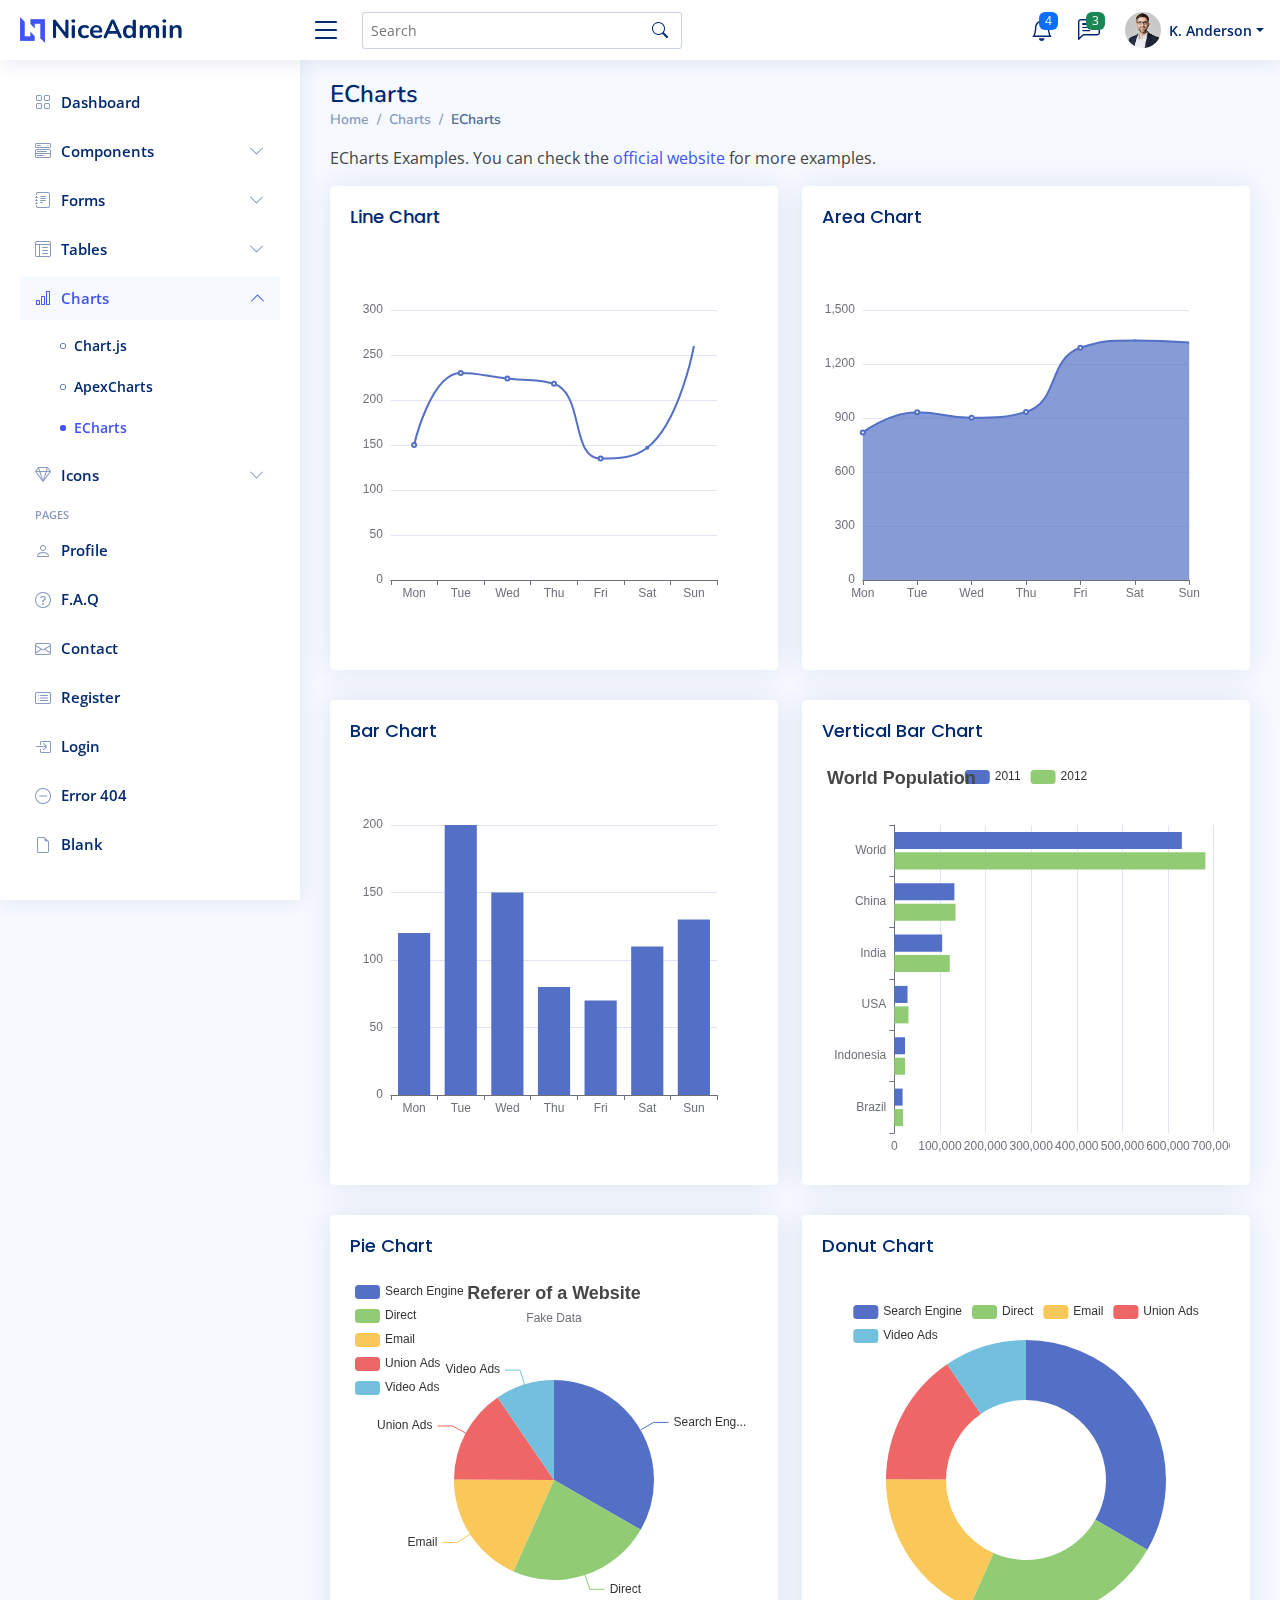
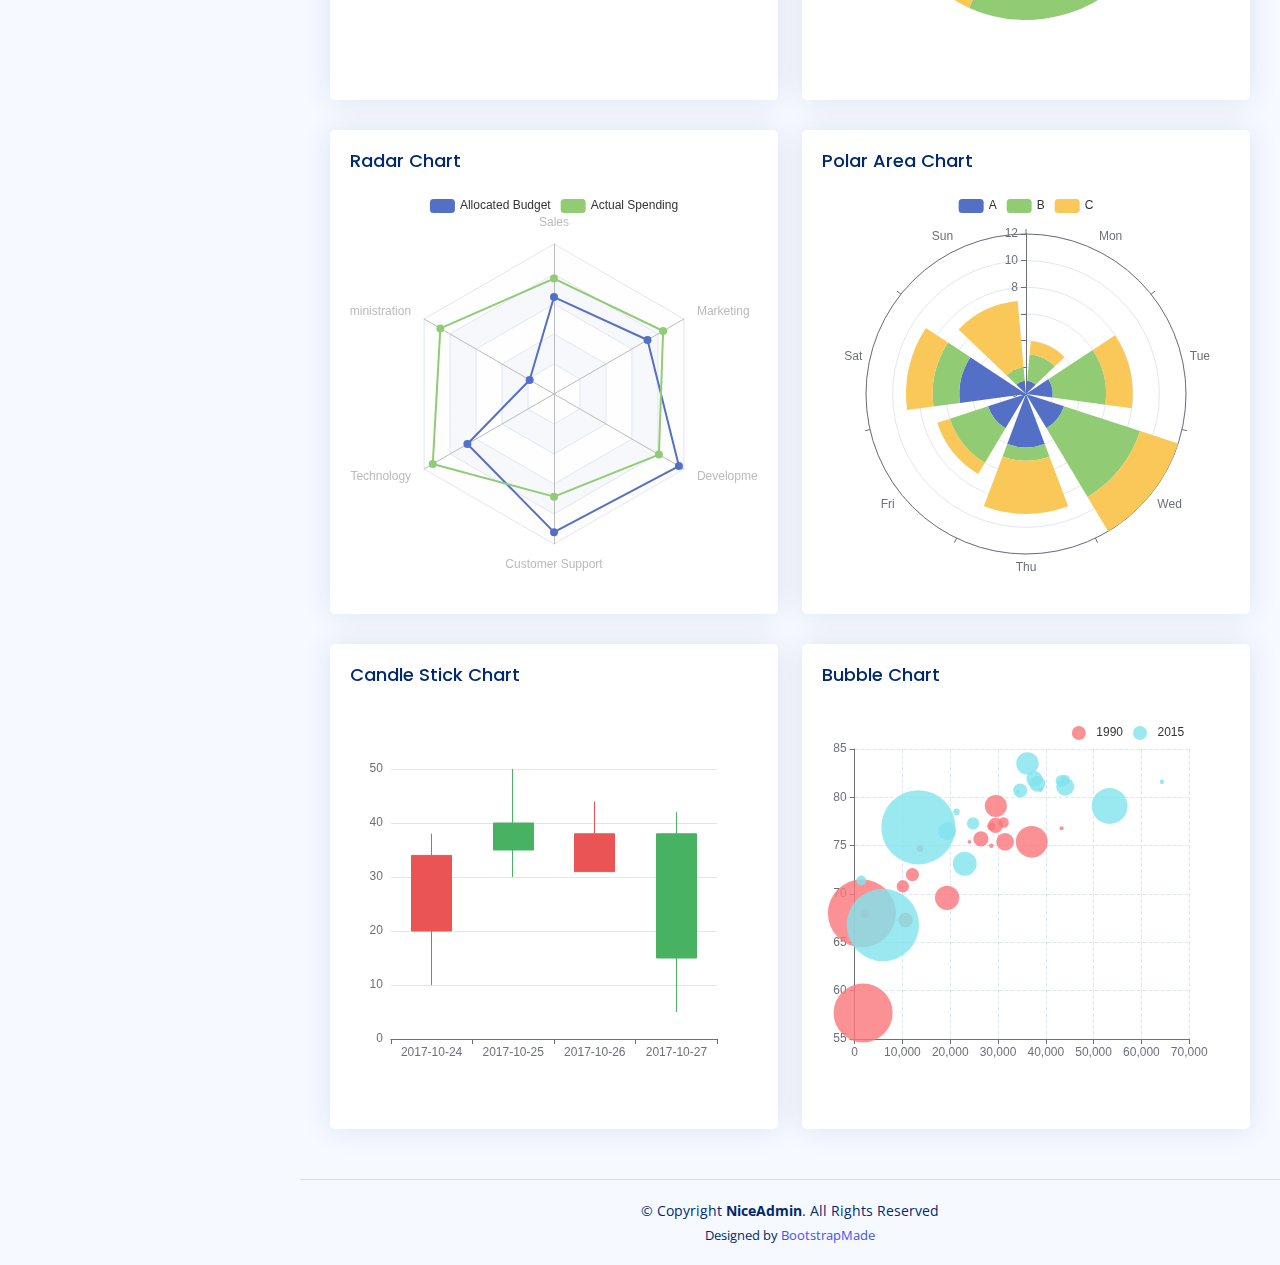
<file: assets/NiceAdmin/charts-echarts.html>
<!DOCTYPE html>
<html lang="en">

<head>
  <meta charset="utf-8">
  <meta content="width=device-width, initial-scale=1.0" name="viewport">

  <title>Charts / ECharts - NiceAdmin Bootstrap Template</title>
  <meta content="" name="description">
  <meta content="" name="keywords">

  <!-- Favicons -->
  <link href="assets/img/favicon.png" rel="icon">
  <link href="assets/img/apple-touch-icon.png" rel="apple-touch-icon">

  <!-- Google Fonts -->
  <link href="https://fonts.gstatic.com" rel="preconnect">
  <link href="https://fonts.googleapis.com/css?family=Open+Sans:300,300i,400,400i,600,600i,700,700i|Nunito:300,300i,400,400i,600,600i,700,700i|Poppins:300,300i,400,400i,500,500i,600,600i,700,700i" rel="stylesheet">

  <!-- Vendor CSS Files -->
  <link href="assets/vendor/bootstrap/css/bootstrap.min.css" rel="stylesheet">
  <link href="assets/vendor/bootstrap-icons/bootstrap-icons.css" rel="stylesheet">
  <link href="assets/vendor/boxicons/css/boxicons.min.css" rel="stylesheet">
  <link href="assets/vendor/quill/quill.snow.css" rel="stylesheet">
  <link href="assets/vendor/quill/quill.bubble.css" rel="stylesheet">
  <link href="assets/vendor/remixicon/remixicon.css" rel="stylesheet">
  <link href="assets/vendor/simple-datatables/style.css" rel="stylesheet">

  <!-- Template Main CSS File -->
  <link href="assets/css/style.css" rel="stylesheet">

  <!-- =======================================================
  * Template Name: NiceAdmin
  * Template URL: https://bootstrapmade.com/nice-admin-bootstrap-admin-html-template/
  * Updated: Apr 20 2024 with Bootstrap v5.3.3
  * Author: BootstrapMade.com
  * License: https://bootstrapmade.com/license/
  ======================================================== -->
</head>

<body>

  <!-- ======= Header ======= -->
  <header id="header" class="header fixed-top d-flex align-items-center">

    <div class="d-flex align-items-center justify-content-between">
      <a href="index.html" class="logo d-flex align-items-center">
        <img src="assets/img/logo.png" alt="">
        <span class="d-none d-lg-block">NiceAdmin</span>
      </a>
      <i class="bi bi-list toggle-sidebar-btn"></i>
    </div><!-- End Logo -->

    <div class="search-bar">
      <form class="search-form d-flex align-items-center" method="POST" action="#">
        <input type="text" name="query" placeholder="Search" title="Enter search keyword">
        <button type="submit" title="Search"><i class="bi bi-search"></i></button>
      </form>
    </div><!-- End Search Bar -->

    <nav class="header-nav ms-auto">
      <ul class="d-flex align-items-center">

        <li class="nav-item d-block d-lg-none">
          <a class="nav-link nav-icon search-bar-toggle " href="#">
            <i class="bi bi-search"></i>
          </a>
        </li><!-- End Search Icon-->

        <li class="nav-item dropdown">

          <a class="nav-link nav-icon" href="#" data-bs-toggle="dropdown">
            <i class="bi bi-bell"></i>
            <span class="badge bg-primary badge-number">4</span>
          </a><!-- End Notification Icon -->

          <ul class="dropdown-menu dropdown-menu-end dropdown-menu-arrow notifications">
            <li class="dropdown-header">
              You have 4 new notifications
              <a href="#"><span class="badge rounded-pill bg-primary p-2 ms-2">View all</span></a>
            </li>
            <li>
              <hr class="dropdown-divider">
            </li>

            <li class="notification-item">
              <i class="bi bi-exclamation-circle text-warning"></i>
              <div>
                <h4>Lorem Ipsum</h4>
                <p>Quae dolorem earum veritatis oditseno</p>
                <p>30 min. ago</p>
              </div>
            </li>

            <li>
              <hr class="dropdown-divider">
            </li>

            <li class="notification-item">
              <i class="bi bi-x-circle text-danger"></i>
              <div>
                <h4>Atque rerum nesciunt</h4>
                <p>Quae dolorem earum veritatis oditseno</p>
                <p>1 hr. ago</p>
              </div>
            </li>

            <li>
              <hr class="dropdown-divider">
            </li>

            <li class="notification-item">
              <i class="bi bi-check-circle text-success"></i>
              <div>
                <h4>Sit rerum fuga</h4>
                <p>Quae dolorem earum veritatis oditseno</p>
                <p>2 hrs. ago</p>
              </div>
            </li>

            <li>
              <hr class="dropdown-divider">
            </li>

            <li class="notification-item">
              <i class="bi bi-info-circle text-primary"></i>
              <div>
                <h4>Dicta reprehenderit</h4>
                <p>Quae dolorem earum veritatis oditseno</p>
                <p>4 hrs. ago</p>
              </div>
            </li>

            <li>
              <hr class="dropdown-divider">
            </li>
            <li class="dropdown-footer">
              <a href="#">Show all notifications</a>
            </li>

          </ul><!-- End Notification Dropdown Items -->

        </li><!-- End Notification Nav -->

        <li class="nav-item dropdown">

          <a class="nav-link nav-icon" href="#" data-bs-toggle="dropdown">
            <i class="bi bi-chat-left-text"></i>
            <span class="badge bg-success badge-number">3</span>
          </a><!-- End Messages Icon -->

          <ul class="dropdown-menu dropdown-menu-end dropdown-menu-arrow messages">
            <li class="dropdown-header">
              You have 3 new messages
              <a href="#"><span class="badge rounded-pill bg-primary p-2 ms-2">View all</span></a>
            </li>
            <li>
              <hr class="dropdown-divider">
            </li>

            <li class="message-item">
              <a href="#">
                <img src="assets/img/messages-1.jpg" alt="" class="rounded-circle">
                <div>
                  <h4>Maria Hudson</h4>
                  <p>Velit asperiores et ducimus soluta repudiandae labore officia est ut...</p>
                  <p>4 hrs. ago</p>
                </div>
              </a>
            </li>
            <li>
              <hr class="dropdown-divider">
            </li>

            <li class="message-item">
              <a href="#">
                <img src="assets/img/messages-2.jpg" alt="" class="rounded-circle">
                <div>
                  <h4>Anna Nelson</h4>
                  <p>Velit asperiores et ducimus soluta repudiandae labore officia est ut...</p>
                  <p>6 hrs. ago</p>
                </div>
              </a>
            </li>
            <li>
              <hr class="dropdown-divider">
            </li>

            <li class="message-item">
              <a href="#">
                <img src="assets/img/messages-3.jpg" alt="" class="rounded-circle">
                <div>
                  <h4>David Muldon</h4>
                  <p>Velit asperiores et ducimus soluta repudiandae labore officia est ut...</p>
                  <p>8 hrs. ago</p>
                </div>
              </a>
            </li>
            <li>
              <hr class="dropdown-divider">
            </li>

            <li class="dropdown-footer">
              <a href="#">Show all messages</a>
            </li>

          </ul><!-- End Messages Dropdown Items -->

        </li><!-- End Messages Nav -->

        <li class="nav-item dropdown pe-3">

          <a class="nav-link nav-profile d-flex align-items-center pe-0" href="#" data-bs-toggle="dropdown">
            <img src="assets/img/profile-img.jpg" alt="Profile" class="rounded-circle">
            <span class="d-none d-md-block dropdown-toggle ps-2">K. Anderson</span>
          </a><!-- End Profile Iamge Icon -->

          <ul class="dropdown-menu dropdown-menu-end dropdown-menu-arrow profile">
            <li class="dropdown-header">
              <h6>Kevin Anderson</h6>
              <span>Web Designer</span>
            </li>
            <li>
              <hr class="dropdown-divider">
            </li>

            <li>
              <a class="dropdown-item d-flex align-items-center" href="users-profile.html">
                <i class="bi bi-person"></i>
                <span>My Profile</span>
              </a>
            </li>
            <li>
              <hr class="dropdown-divider">
            </li>

            <li>
              <a class="dropdown-item d-flex align-items-center" href="users-profile.html">
                <i class="bi bi-gear"></i>
                <span>Account Settings</span>
              </a>
            </li>
            <li>
              <hr class="dropdown-divider">
            </li>

            <li>
              <a class="dropdown-item d-flex align-items-center" href="pages-faq.html">
                <i class="bi bi-question-circle"></i>
                <span>Need Help?</span>
              </a>
            </li>
            <li>
              <hr class="dropdown-divider">
            </li>

            <li>
              <a class="dropdown-item d-flex align-items-center" href="#">
                <i class="bi bi-box-arrow-right"></i>
                <span>Sign Out</span>
              </a>
            </li>

          </ul><!-- End Profile Dropdown Items -->
        </li><!-- End Profile Nav -->

      </ul>
    </nav><!-- End Icons Navigation -->

  </header><!-- End Header -->

  <!-- ======= Sidebar ======= -->
  <aside id="sidebar" class="sidebar">

    <ul class="sidebar-nav" id="sidebar-nav">

      <li class="nav-item">
        <a class="nav-link collapsed" href="index.html">
          <i class="bi bi-grid"></i>
          <span>Dashboard</span>
        </a>
      </li><!-- End Dashboard Nav -->

      <li class="nav-item">
        <a class="nav-link collapsed" data-bs-target="#components-nav" data-bs-toggle="collapse" href="#">
          <i class="bi bi-menu-button-wide"></i><span>Components</span><i class="bi bi-chevron-down ms-auto"></i>
        </a>
        <ul id="components-nav" class="nav-content collapse " data-bs-parent="#sidebar-nav">
          <li>
            <a href="components-alerts.html">
              <i class="bi bi-circle"></i><span>Alerts</span>
            </a>
          </li>
          <li>
            <a href="components-accordion.html">
              <i class="bi bi-circle"></i><span>Accordion</span>
            </a>
          </li>
          <li>
            <a href="components-badges.html">
              <i class="bi bi-circle"></i><span>Badges</span>
            </a>
          </li>
          <li>
            <a href="components-breadcrumbs.html">
              <i class="bi bi-circle"></i><span>Breadcrumbs</span>
            </a>
          </li>
          <li>
            <a href="components-buttons.html">
              <i class="bi bi-circle"></i><span>Buttons</span>
            </a>
          </li>
          <li>
            <a href="components-cards.html">
              <i class="bi bi-circle"></i><span>Cards</span>
            </a>
          </li>
          <li>
            <a href="components-carousel.html">
              <i class="bi bi-circle"></i><span>Carousel</span>
            </a>
          </li>
          <li>
            <a href="components-list-group.html">
              <i class="bi bi-circle"></i><span>List group</span>
            </a>
          </li>
          <li>
            <a href="components-modal.html">
              <i class="bi bi-circle"></i><span>Modal</span>
            </a>
          </li>
          <li>
            <a href="components-tabs.html">
              <i class="bi bi-circle"></i><span>Tabs</span>
            </a>
          </li>
          <li>
            <a href="components-pagination.html">
              <i class="bi bi-circle"></i><span>Pagination</span>
            </a>
          </li>
          <li>
            <a href="components-progress.html">
              <i class="bi bi-circle"></i><span>Progress</span>
            </a>
          </li>
          <li>
            <a href="components-spinners.html">
              <i class="bi bi-circle"></i><span>Spinners</span>
            </a>
          </li>
          <li>
            <a href="components-tooltips.html">
              <i class="bi bi-circle"></i><span>Tooltips</span>
            </a>
          </li>
        </ul>
      </li><!-- End Components Nav -->

      <li class="nav-item">
        <a class="nav-link collapsed" data-bs-target="#forms-nav" data-bs-toggle="collapse" href="#">
          <i class="bi bi-journal-text"></i><span>Forms</span><i class="bi bi-chevron-down ms-auto"></i>
        </a>
        <ul id="forms-nav" class="nav-content collapse " data-bs-parent="#sidebar-nav">
          <li>
            <a href="forms-elements.html">
              <i class="bi bi-circle"></i><span>Form Elements</span>
            </a>
          </li>
          <li>
            <a href="forms-layouts.html">
              <i class="bi bi-circle"></i><span>Form Layouts</span>
            </a>
          </li>
          <li>
            <a href="forms-editors.html">
              <i class="bi bi-circle"></i><span>Form Editors</span>
            </a>
          </li>
          <li>
            <a href="forms-validation.html">
              <i class="bi bi-circle"></i><span>Form Validation</span>
            </a>
          </li>
        </ul>
      </li><!-- End Forms Nav -->

      <li class="nav-item">
        <a class="nav-link collapsed" data-bs-target="#tables-nav" data-bs-toggle="collapse" href="#">
          <i class="bi bi-layout-text-window-reverse"></i><span>Tables</span><i class="bi bi-chevron-down ms-auto"></i>
        </a>
        <ul id="tables-nav" class="nav-content collapse " data-bs-parent="#sidebar-nav">
          <li>
            <a href="tables-general.html">
              <i class="bi bi-circle"></i><span>General Tables</span>
            </a>
          </li>
          <li>
            <a href="tables-data.html">
              <i class="bi bi-circle"></i><span>Data Tables</span>
            </a>
          </li>
        </ul>
      </li><!-- End Tables Nav -->

      <li class="nav-item">
        <a class="nav-link " data-bs-target="#charts-nav" data-bs-toggle="collapse" href="#">
          <i class="bi bi-bar-chart"></i><span>Charts</span><i class="bi bi-chevron-down ms-auto"></i>
        </a>
        <ul id="charts-nav" class="nav-content collapse show" data-bs-parent="#sidebar-nav">
          <li>
            <a href="charts-chartjs.html">
              <i class="bi bi-circle"></i><span>Chart.js</span>
            </a>
          </li>
          <li>
            <a href="charts-apexcharts.html">
              <i class="bi bi-circle"></i><span>ApexCharts</span>
            </a>
          </li>
          <li>
            <a href="charts-echarts.html" class="active">
              <i class="bi bi-circle"></i><span>ECharts</span>
            </a>
          </li>
        </ul>
      </li><!-- End Charts Nav -->

      <li class="nav-item">
        <a class="nav-link collapsed" data-bs-target="#icons-nav" data-bs-toggle="collapse" href="#">
          <i class="bi bi-gem"></i><span>Icons</span><i class="bi bi-chevron-down ms-auto"></i>
        </a>
        <ul id="icons-nav" class="nav-content collapse " data-bs-parent="#sidebar-nav">
          <li>
            <a href="icons-bootstrap.html">
              <i class="bi bi-circle"></i><span>Bootstrap Icons</span>
            </a>
          </li>
          <li>
            <a href="icons-remix.html">
              <i class="bi bi-circle"></i><span>Remix Icons</span>
            </a>
          </li>
          <li>
            <a href="icons-boxicons.html">
              <i class="bi bi-circle"></i><span>Boxicons</span>
            </a>
          </li>
        </ul>
      </li><!-- End Icons Nav -->

      <li class="nav-heading">Pages</li>

      <li class="nav-item">
        <a class="nav-link collapsed" href="users-profile.html">
          <i class="bi bi-person"></i>
          <span>Profile</span>
        </a>
      </li><!-- End Profile Page Nav -->

      <li class="nav-item">
        <a class="nav-link collapsed" href="pages-faq.html">
          <i class="bi bi-question-circle"></i>
          <span>F.A.Q</span>
        </a>
      </li><!-- End F.A.Q Page Nav -->

      <li class="nav-item">
        <a class="nav-link collapsed" href="pages-contact.html">
          <i class="bi bi-envelope"></i>
          <span>Contact</span>
        </a>
      </li><!-- End Contact Page Nav -->

      <li class="nav-item">
        <a class="nav-link collapsed" href="pages-register.html">
          <i class="bi bi-card-list"></i>
          <span>Register</span>
        </a>
      </li><!-- End Register Page Nav -->

      <li class="nav-item">
        <a class="nav-link collapsed" href="pages-login.html">
          <i class="bi bi-box-arrow-in-right"></i>
          <span>Login</span>
        </a>
      </li><!-- End Login Page Nav -->

      <li class="nav-item">
        <a class="nav-link collapsed" href="pages-error-404.html">
          <i class="bi bi-dash-circle"></i>
          <span>Error 404</span>
        </a>
      </li><!-- End Error 404 Page Nav -->

      <li class="nav-item">
        <a class="nav-link collapsed" href="pages-blank.html">
          <i class="bi bi-file-earmark"></i>
          <span>Blank</span>
        </a>
      </li><!-- End Blank Page Nav -->

    </ul>

  </aside><!-- End Sidebar-->

  <main id="main" class="main">

    <div class="pagetitle">
      <h1>ECharts</h1>
      <nav>
        <ol class="breadcrumb">
          <li class="breadcrumb-item"><a href="index.html">Home</a></li>
          <li class="breadcrumb-item">Charts</li>
          <li class="breadcrumb-item active">ECharts</li>
        </ol>
      </nav>
    </div><!-- End Page Title -->

    <p>ECharts Examples. You can check the <a href="https://echarts.apache.org/examples/en/index.html" target="_blank">official website</a> for more examples.</p>

    <section class="section">
      <div class="row">

        <div class="col-lg-6">
          <div class="card">
            <div class="card-body">
              <h5 class="card-title">Line Chart</h5>

              <!-- Line Chart -->
              <div id="lineChart" style="min-height: 400px;" class="echart"></div>

              <script>
                document.addEventListener("DOMContentLoaded", () => {
                  echarts.init(document.querySelector("#lineChart")).setOption({
                    xAxis: {
                      type: 'category',
                      data: ['Mon', 'Tue', 'Wed', 'Thu', 'Fri', 'Sat', 'Sun']
                    },
                    yAxis: {
                      type: 'value'
                    },
                    series: [{
                      data: [150, 230, 224, 218, 135, 147, 260],
                      type: 'line',
                      smooth: true
                    }]
                  });
                });
              </script>
              <!-- End Line Chart -->

            </div>
          </div>
        </div>

        <div class="col-lg-6">
          <div class="card">
            <div class="card-body">
              <h5 class="card-title">Area Chart</h5>

              <!-- Area Chart -->
              <div id="areaChart" style="min-height: 400px;" class="echart"></div>

              <script>
                document.addEventListener("DOMContentLoaded", () => {
                  echarts.init(document.querySelector("#areaChart")).setOption({
                    xAxis: {
                      type: 'category',
                      boundaryGap: false,
                      data: ['Mon', 'Tue', 'Wed', 'Thu', 'Fri', 'Sat', 'Sun']
                    },
                    yAxis: {
                      type: 'value'
                    },
                    series: [{
                      data: [820, 932, 901, 934, 1290, 1330, 1320],
                      type: 'line',
                      smooth: true,
                      areaStyle: {}
                    }]
                  });
                });
              </script>
              <!-- End Area Chart -->

            </div>
          </div>
        </div>

        <div class="col-lg-6">
          <div class="card">
            <div class="card-body">
              <h5 class="card-title">Bar Chart</h5>

              <!-- Bar Chart -->
              <div id="barChart" style="min-height: 400px;" class="echart"></div>

              <script>
                document.addEventListener("DOMContentLoaded", () => {
                  echarts.init(document.querySelector("#barChart")).setOption({
                    xAxis: {
                      type: 'category',
                      data: ['Mon', 'Tue', 'Wed', 'Thu', 'Fri', 'Sat', 'Sun']
                    },
                    yAxis: {
                      type: 'value'
                    },
                    series: [{
                      data: [120, 200, 150, 80, 70, 110, 130],
                      type: 'bar'
                    }]
                  });
                });
              </script>
              <!-- End Bar Chart -->

            </div>
          </div>
        </div>

        <div class="col-lg-6">
          <div class="card">
            <div class="card-body">
              <h5 class="card-title">Vertical Bar Chart</h5>

              <!-- Vertical Bar Chart -->
              <div id="verticalBarChart" style="min-height: 400px;" class="echart"></div>

              <script>
                document.addEventListener("DOMContentLoaded", () => {
                  echarts.init(document.querySelector("#verticalBarChart")).setOption({
                    title: {
                      text: 'World Population'
                    },
                    tooltip: {
                      trigger: 'axis',
                      axisPointer: {
                        type: 'shadow'
                      }
                    },
                    legend: {},
                    grid: {
                      left: '3%',
                      right: '4%',
                      bottom: '3%',
                      containLabel: true
                    },
                    xAxis: {
                      type: 'value',
                      boundaryGap: [0, 0.01]
                    },
                    yAxis: {
                      type: 'category',
                      data: ['Brazil', 'Indonesia', 'USA', 'India', 'China', 'World']
                    },
                    series: [{
                        name: '2011',
                        type: 'bar',
                        data: [18203, 23489, 29034, 104970, 131744, 630230]
                      },
                      {
                        name: '2012',
                        type: 'bar',
                        data: [19325, 23438, 31000, 121594, 134141, 681807]
                      }
                    ]
                  });
                });
              </script>
              <!-- End Vertical Bar Chart -->

            </div>
          </div>
        </div>

        <div class="col-lg-6">
          <div class="card">
            <div class="card-body">
              <h5 class="card-title">Pie Chart</h5>

              <!-- Pie Chart -->
              <div id="pieChart" style="min-height: 400px;" class="echart"></div>

              <script>
                document.addEventListener("DOMContentLoaded", () => {
                  echarts.init(document.querySelector("#pieChart")).setOption({
                    title: {
                      text: 'Referer of a Website',
                      subtext: 'Fake Data',
                      left: 'center'
                    },
                    tooltip: {
                      trigger: 'item'
                    },
                    legend: {
                      orient: 'vertical',
                      left: 'left'
                    },
                    series: [{
                      name: 'Access From',
                      type: 'pie',
                      radius: '50%',
                      data: [{
                          value: 1048,
                          name: 'Search Engine'
                        },
                        {
                          value: 735,
                          name: 'Direct'
                        },
                        {
                          value: 580,
                          name: 'Email'
                        },
                        {
                          value: 484,
                          name: 'Union Ads'
                        },
                        {
                          value: 300,
                          name: 'Video Ads'
                        }
                      ],
                      emphasis: {
                        itemStyle: {
                          shadowBlur: 10,
                          shadowOffsetX: 0,
                          shadowColor: 'rgba(0, 0, 0, 0.5)'
                        }
                      }
                    }]
                  });
                });
              </script>
              <!-- End Pie Chart -->

            </div>
          </div>
        </div>

        <div class="col-lg-6">
          <div class="card">
            <div class="card-body">
              <h5 class="card-title">Donut Chart</h5>

              <!-- Donut Chart -->
              <div id="donutChart" style="min-height: 400px;" class="echart"></div>

              <script>
                document.addEventListener("DOMContentLoaded", () => {
                  echarts.init(document.querySelector("#donutChart")).setOption({
                    tooltip: {
                      trigger: 'item'
                    },
                    legend: {
                      top: '5%',
                      left: 'center'
                    },
                    series: [{
                      name: 'Access From',
                      type: 'pie',
                      radius: ['40%', '70%'],
                      avoidLabelOverlap: false,
                      label: {
                        show: false,
                        position: 'center'
                      },
                      emphasis: {
                        label: {
                          show: true,
                          fontSize: '18',
                          fontWeight: 'bold'
                        }
                      },
                      labelLine: {
                        show: false
                      },
                      data: [{
                          value: 1048,
                          name: 'Search Engine'
                        },
                        {
                          value: 735,
                          name: 'Direct'
                        },
                        {
                          value: 580,
                          name: 'Email'
                        },
                        {
                          value: 484,
                          name: 'Union Ads'
                        },
                        {
                          value: 300,
                          name: 'Video Ads'
                        }
                      ]
                    }]
                  });
                });
              </script>
              <!-- End Donut Chart -->

            </div>
          </div>
        </div>

        <div class="col-lg-6">
          <div class="card">
            <div class="card-body">
              <h5 class="card-title">Radar Chart</h5>

              <!-- Radar Chart -->
              <div id="radarChart" style="min-height: 400px;" class="echart"></div>

              <script>
                document.addEventListener("DOMContentLoaded", () => {
                  echarts.init(document.querySelector("#radarChart")).setOption({
                    legend: {
                      data: ['Allocated Budget', 'Actual Spending']
                    },
                    radar: {
                      // shape: 'circle',
                      indicator: [{
                          name: 'Sales',
                          max: 6500
                        },
                        {
                          name: 'Administration',
                          max: 16000
                        },
                        {
                          name: 'Information Technology',
                          max: 30000
                        },
                        {
                          name: 'Customer Support',
                          max: 38000
                        },
                        {
                          name: 'Development',
                          max: 52000
                        },
                        {
                          name: 'Marketing',
                          max: 25000
                        }
                      ]
                    },
                    series: [{
                      name: 'Budget vs spending',
                      type: 'radar',
                      data: [{
                          value: [4200, 3000, 20000, 35000, 50000, 18000],
                          name: 'Allocated Budget'
                        },
                        {
                          value: [5000, 14000, 28000, 26000, 42000, 21000],
                          name: 'Actual Spending'
                        }
                      ]
                    }]
                  });
                });
              </script>
              <!-- End Radar Chart -->

            </div>
          </div>
        </div>

        <div class="col-lg-6">
          <div class="card">
            <div class="card-body">
              <h5 class="card-title">Polar Area Chart</h5>

              <!-- Polar Area Chart -->
              <div id="polarAreaChart" style="min-height: 400px;" class="echart"></div>

              <script>
                document.addEventListener("DOMContentLoaded", () => {
                  echarts.init(document.querySelector("#polarAreaChart")).setOption({
                    angleAxis: {
                      type: 'category',
                      data: ['Mon', 'Tue', 'Wed', 'Thu', 'Fri', 'Sat', 'Sun']
                    },
                    radiusAxis: {},
                    polar: {},
                    series: [{
                        type: 'bar',
                        data: [1, 2, 3, 4, 3, 5, 1],
                        coordinateSystem: 'polar',
                        name: 'A',
                        stack: 'a',
                        emphasis: {
                          focus: 'series'
                        }
                      },
                      {
                        type: 'bar',
                        data: [2, 4, 6, 1, 3, 2, 1],
                        coordinateSystem: 'polar',
                        name: 'B',
                        stack: 'a',
                        emphasis: {
                          focus: 'series'
                        }
                      },
                      {
                        type: 'bar',
                        data: [1, 2, 3, 4, 1, 2, 5],
                        coordinateSystem: 'polar',
                        name: 'C',
                        stack: 'a',
                        emphasis: {
                          focus: 'series'
                        }
                      }
                    ],
                    legend: {
                      show: true,
                      data: ['A', 'B', 'C']
                    }
                  });
                });
              </script>
              <!-- End Polar Area Chart -->

            </div>
          </div>
        </div>

        <div class="col-lg-6">
          <div class="card">
            <div class="card-body">
              <h5 class="card-title">Candle Stick Chart</h5>

              <!-- Candle Stick Chart -->
              <div id="candleStickChart" style="min-height: 400px;" class="echart"></div>

              <script>
                document.addEventListener("DOMContentLoaded", () => {
                  echarts.init(document.querySelector("#candleStickChart")).setOption({
                    xAxis: {
                      data: ['2017-10-24', '2017-10-25', '2017-10-26', '2017-10-27']
                    },
                    yAxis: {},
                    series: [{
                      type: 'candlestick',
                      data: [
                        [20, 34, 10, 38],
                        [40, 35, 30, 50],
                        [31, 38, 33, 44],
                        [38, 15, 5, 42]
                      ]
                    }]
                  });
                });
              </script>
              <!-- End Candle Stick Chart -->

            </div>
          </div>
        </div>

        <div class="col-lg-6">
          <div class="card">
            <div class="card-body">
              <h5 class="card-title">Bubble Chart</h5>

              <!-- Bubble Chart -->
              <div id="bubbleChart" style="min-height: 400px;" class="echart"></div>

              <script>
                document.addEventListener("DOMContentLoaded", () => {
                  const data = [
                    [
                      [28604, 77, 17096869, 'Australia', 1990],
                      [31163, 77.4, 27662440, 'Canada', 1990],
                      [1516, 68, 1154605773, 'China', 1990],
                      [13670, 74.7, 10582082, 'Cuba', 1990],
                      [28599, 75, 4986705, 'Finland', 1990],
                      [29476, 77.1, 56943299, 'France', 1990],
                      [31476, 75.4, 78958237, 'Germany', 1990],
                      [28666, 78.1, 254830, 'Iceland', 1990],
                      [1777, 57.7, 870601776, 'India', 1990],
                      [29550, 79.1, 122249285, 'Japan', 1990],
                      [2076, 67.9, 20194354, 'North Korea', 1990],
                      [12087, 72, 42972254, 'South Korea', 1990],
                      [24021, 75.4, 3397534, 'New Zealand', 1990],
                      [43296, 76.8, 4240375, 'Norway', 1990],
                      [10088, 70.8, 38195258, 'Poland', 1990],
                      [19349, 69.6, 147568552, 'Russia', 1990],
                      [10670, 67.3, 53994605, 'Turkey', 1990],
                      [26424, 75.7, 57110117, 'United Kingdom', 1990],
                      [37062, 75.4, 252847810, 'United States', 1990]
                    ],
                    [
                      [44056, 81.8, 23968973, 'Australia', 2015],
                      [43294, 81.7, 35939927, 'Canada', 2015],
                      [13334, 76.9, 1376048943, 'China', 2015],
                      [21291, 78.5, 11389562, 'Cuba', 2015],
                      [38923, 80.8, 5503457, 'Finland', 2015],
                      [37599, 81.9, 64395345, 'France', 2015],
                      [44053, 81.1, 80688545, 'Germany', 2015],
                      [42182, 82.8, 329425, 'Iceland', 2015],
                      [5903, 66.8, 1311050527, 'India', 2015],
                      [36162, 83.5, 126573481, 'Japan', 2015],
                      [1390, 71.4, 25155317, 'North Korea', 2015],
                      [34644, 80.7, 50293439, 'South Korea', 2015],
                      [34186, 80.6, 4528526, 'New Zealand', 2015],
                      [64304, 81.6, 5210967, 'Norway', 2015],
                      [24787, 77.3, 38611794, 'Poland', 2015],
                      [23038, 73.13, 143456918, 'Russia', 2015],
                      [19360, 76.5, 78665830, 'Turkey', 2015],
                      [38225, 81.4, 64715810, 'United Kingdom', 2015],
                      [53354, 79.1, 321773631, 'United States', 2015]
                    ]
                  ];
                  echarts.init(document.querySelector("#bubbleChart")).setOption({
                    legend: {
                      right: '10%',
                      top: '3%',
                      data: ['1990', '2015']
                    },
                    grid: {
                      left: '8%',
                      top: '10%'
                    },
                    xAxis: {
                      splitLine: {
                        lineStyle: {
                          type: 'dashed'
                        }
                      }
                    },
                    yAxis: {
                      splitLine: {
                        lineStyle: {
                          type: 'dashed'
                        }
                      },
                      scale: true
                    },
                    series: [{
                        name: '1990',
                        data: data[0],
                        type: 'scatter',
                        symbolSize: function(data) {
                          return Math.sqrt(data[2]) / 5e2;
                        },
                        emphasis: {
                          focus: 'series',
                          label: {
                            show: true,
                            formatter: function(param) {
                              return param.data[3];
                            },
                            position: 'top'
                          }
                        },
                        itemStyle: {
                          color: 'rgb(251, 118, 123)'
                        }
                      },
                      {
                        name: '2015',
                        data: data[1],
                        type: 'scatter',
                        symbolSize: function(data) {
                          return Math.sqrt(data[2]) / 5e2;
                        },
                        emphasis: {
                          focus: 'series',
                          label: {
                            show: true,
                            formatter: function(param) {
                              return param.data[3];
                            },
                            position: 'top'
                          }
                        },
                        itemStyle: {
                          color: 'rgb(129, 227, 238)'
                        }
                      }
                    ]
                  });
                });
              </script>
              <!-- End Bubble Chart -->

            </div>
          </div>
        </div>

      </div>
    </section>

  </main><!-- End #main -->

  <!-- ======= Footer ======= -->
  <footer id="footer" class="footer">
    <div class="copyright">
      &copy; Copyright <strong><span>NiceAdmin</span></strong>. All Rights Reserved
    </div>
    <div class="credits">
      <!-- All the links in the footer should remain intact. -->
      <!-- You can delete the links only if you purchased the pro version. -->
      <!-- Licensing information: https://bootstrapmade.com/license/ -->
      <!-- Purchase the pro version with working PHP/AJAX contact form: https://bootstrapmade.com/nice-admin-bootstrap-admin-html-template/ -->
      Designed by <a href="https://bootstrapmade.com/">BootstrapMade</a>
    </div>
  </footer><!-- End Footer -->

  <a href="#" class="back-to-top d-flex align-items-center justify-content-center"><i class="bi bi-arrow-up-short"></i></a>

  <!-- Vendor JS Files -->
  <script src="assets/vendor/apexcharts/apexcharts.min.js"></script>
  <script src="assets/vendor/bootstrap/js/bootstrap.bundle.min.js"></script>
  <script src="assets/vendor/chart.js/chart.umd.js"></script>
  <script src="assets/vendor/echarts/echarts.min.js"></script>
  <script src="assets/vendor/quill/quill.js"></script>
  <script src="assets/vendor/simple-datatables/simple-datatables.js"></script>
  <script src="assets/vendor/tinymce/tinymce.min.js"></script>
  <script src="assets/vendor/php-email-form/validate.js"></script>

  <!-- Template Main JS File -->
  <script src="assets/js/main.js"></script>

</body>

</html>
</file>
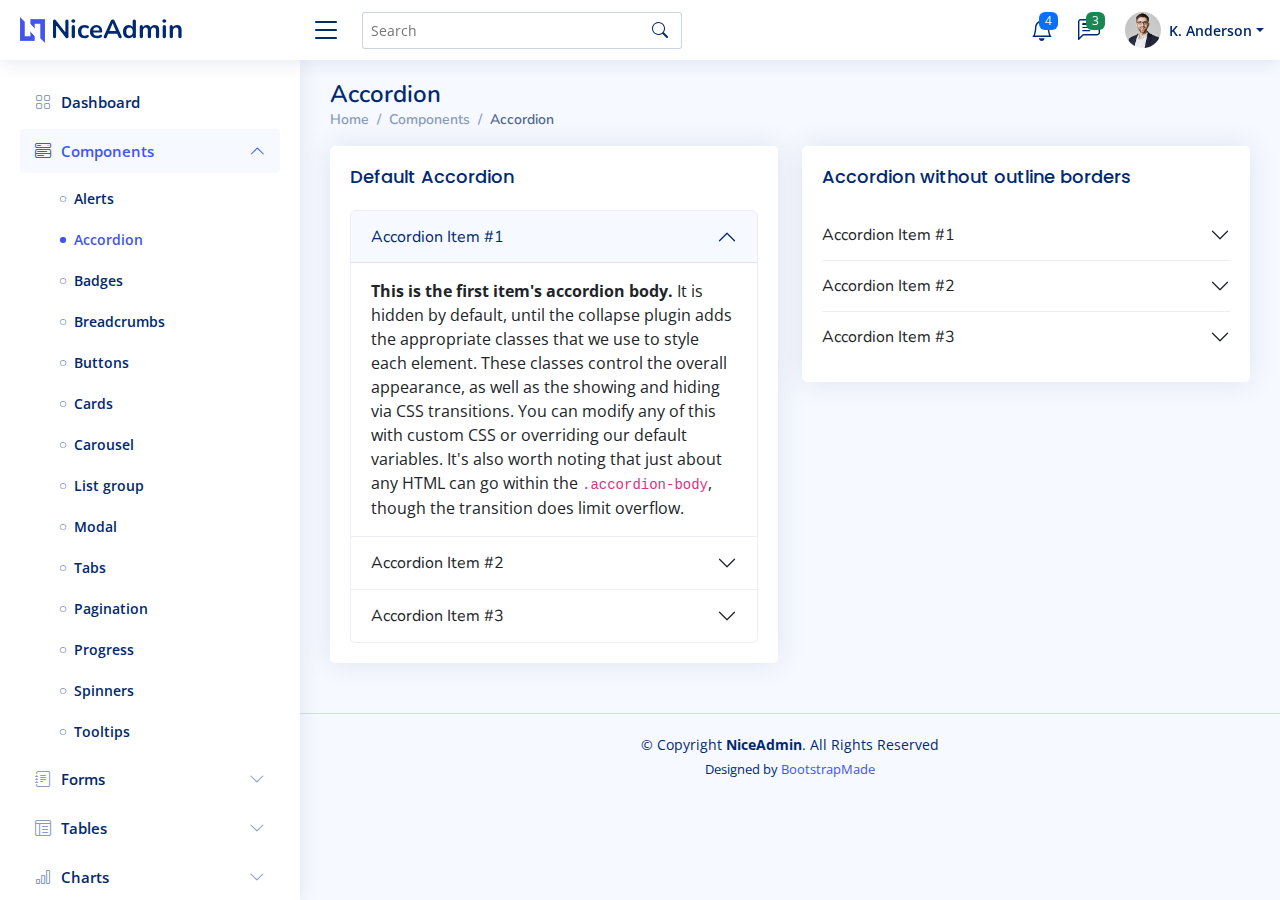
<file: assets/NiceAdmin/components-accordion.html>
<!DOCTYPE html>
<html lang="en">

<head>
  <meta charset="utf-8">
  <meta content="width=device-width, initial-scale=1.0" name="viewport">

  <title>Components / Accordion - NiceAdmin Bootstrap Template</title>
  <meta content="" name="description">
  <meta content="" name="keywords">

  <!-- Favicons -->
  <link href="assets/img/favicon.png" rel="icon">
  <link href="assets/img/apple-touch-icon.png" rel="apple-touch-icon">

  <!-- Google Fonts -->
  <link href="https://fonts.gstatic.com" rel="preconnect">
  <link href="https://fonts.googleapis.com/css?family=Open+Sans:300,300i,400,400i,600,600i,700,700i|Nunito:300,300i,400,400i,600,600i,700,700i|Poppins:300,300i,400,400i,500,500i,600,600i,700,700i" rel="stylesheet">

  <!-- Vendor CSS Files -->
  <link href="assets/vendor/bootstrap/css/bootstrap.min.css" rel="stylesheet">
  <link href="assets/vendor/bootstrap-icons/bootstrap-icons.css" rel="stylesheet">
  <link href="assets/vendor/boxicons/css/boxicons.min.css" rel="stylesheet">
  <link href="assets/vendor/quill/quill.snow.css" rel="stylesheet">
  <link href="assets/vendor/quill/quill.bubble.css" rel="stylesheet">
  <link href="assets/vendor/remixicon/remixicon.css" rel="stylesheet">
  <link href="assets/vendor/simple-datatables/style.css" rel="stylesheet">

  <!-- Template Main CSS File -->
  <link href="assets/css/style.css" rel="stylesheet">

  <!-- =======================================================
  * Template Name: NiceAdmin
  * Template URL: https://bootstrapmade.com/nice-admin-bootstrap-admin-html-template/
  * Updated: Apr 20 2024 with Bootstrap v5.3.3
  * Author: BootstrapMade.com
  * License: https://bootstrapmade.com/license/
  ======================================================== -->
</head>

<body>

  <!-- ======= Header ======= -->
  <header id="header" class="header fixed-top d-flex align-items-center">

    <div class="d-flex align-items-center justify-content-between">
      <a href="index.html" class="logo d-flex align-items-center">
        <img src="assets/img/logo.png" alt="">
        <span class="d-none d-lg-block">NiceAdmin</span>
      </a>
      <i class="bi bi-list toggle-sidebar-btn"></i>
    </div><!-- End Logo -->

    <div class="search-bar">
      <form class="search-form d-flex align-items-center" method="POST" action="#">
        <input type="text" name="query" placeholder="Search" title="Enter search keyword">
        <button type="submit" title="Search"><i class="bi bi-search"></i></button>
      </form>
    </div><!-- End Search Bar -->

    <nav class="header-nav ms-auto">
      <ul class="d-flex align-items-center">

        <li class="nav-item d-block d-lg-none">
          <a class="nav-link nav-icon search-bar-toggle " href="#">
            <i class="bi bi-search"></i>
          </a>
        </li><!-- End Search Icon-->

        <li class="nav-item dropdown">

          <a class="nav-link nav-icon" href="#" data-bs-toggle="dropdown">
            <i class="bi bi-bell"></i>
            <span class="badge bg-primary badge-number">4</span>
          </a><!-- End Notification Icon -->

          <ul class="dropdown-menu dropdown-menu-end dropdown-menu-arrow notifications">
            <li class="dropdown-header">
              You have 4 new notifications
              <a href="#"><span class="badge rounded-pill bg-primary p-2 ms-2">View all</span></a>
            </li>
            <li>
              <hr class="dropdown-divider">
            </li>

            <li class="notification-item">
              <i class="bi bi-exclamation-circle text-warning"></i>
              <div>
                <h4>Lorem Ipsum</h4>
                <p>Quae dolorem earum veritatis oditseno</p>
                <p>30 min. ago</p>
              </div>
            </li>

            <li>
              <hr class="dropdown-divider">
            </li>

            <li class="notification-item">
              <i class="bi bi-x-circle text-danger"></i>
              <div>
                <h4>Atque rerum nesciunt</h4>
                <p>Quae dolorem earum veritatis oditseno</p>
                <p>1 hr. ago</p>
              </div>
            </li>

            <li>
              <hr class="dropdown-divider">
            </li>

            <li class="notification-item">
              <i class="bi bi-check-circle text-success"></i>
              <div>
                <h4>Sit rerum fuga</h4>
                <p>Quae dolorem earum veritatis oditseno</p>
                <p>2 hrs. ago</p>
              </div>
            </li>

            <li>
              <hr class="dropdown-divider">
            </li>

            <li class="notification-item">
              <i class="bi bi-info-circle text-primary"></i>
              <div>
                <h4>Dicta reprehenderit</h4>
                <p>Quae dolorem earum veritatis oditseno</p>
                <p>4 hrs. ago</p>
              </div>
            </li>

            <li>
              <hr class="dropdown-divider">
            </li>
            <li class="dropdown-footer">
              <a href="#">Show all notifications</a>
            </li>

          </ul><!-- End Notification Dropdown Items -->

        </li><!-- End Notification Nav -->

        <li class="nav-item dropdown">

          <a class="nav-link nav-icon" href="#" data-bs-toggle="dropdown">
            <i class="bi bi-chat-left-text"></i>
            <span class="badge bg-success badge-number">3</span>
          </a><!-- End Messages Icon -->

          <ul class="dropdown-menu dropdown-menu-end dropdown-menu-arrow messages">
            <li class="dropdown-header">
              You have 3 new messages
              <a href="#"><span class="badge rounded-pill bg-primary p-2 ms-2">View all</span></a>
            </li>
            <li>
              <hr class="dropdown-divider">
            </li>

            <li class="message-item">
              <a href="#">
                <img src="assets/img/messages-1.jpg" alt="" class="rounded-circle">
                <div>
                  <h4>Maria Hudson</h4>
                  <p>Velit asperiores et ducimus soluta repudiandae labore officia est ut...</p>
                  <p>4 hrs. ago</p>
                </div>
              </a>
            </li>
            <li>
              <hr class="dropdown-divider">
            </li>

            <li class="message-item">
              <a href="#">
                <img src="assets/img/messages-2.jpg" alt="" class="rounded-circle">
                <div>
                  <h4>Anna Nelson</h4>
                  <p>Velit asperiores et ducimus soluta repudiandae labore officia est ut...</p>
                  <p>6 hrs. ago</p>
                </div>
              </a>
            </li>
            <li>
              <hr class="dropdown-divider">
            </li>

            <li class="message-item">
              <a href="#">
                <img src="assets/img/messages-3.jpg" alt="" class="rounded-circle">
                <div>
                  <h4>David Muldon</h4>
                  <p>Velit asperiores et ducimus soluta repudiandae labore officia est ut...</p>
                  <p>8 hrs. ago</p>
                </div>
              </a>
            </li>
            <li>
              <hr class="dropdown-divider">
            </li>

            <li class="dropdown-footer">
              <a href="#">Show all messages</a>
            </li>

          </ul><!-- End Messages Dropdown Items -->

        </li><!-- End Messages Nav -->

        <li class="nav-item dropdown pe-3">

          <a class="nav-link nav-profile d-flex align-items-center pe-0" href="#" data-bs-toggle="dropdown">
            <img src="assets/img/profile-img.jpg" alt="Profile" class="rounded-circle">
            <span class="d-none d-md-block dropdown-toggle ps-2">K. Anderson</span>
          </a><!-- End Profile Iamge Icon -->

          <ul class="dropdown-menu dropdown-menu-end dropdown-menu-arrow profile">
            <li class="dropdown-header">
              <h6>Kevin Anderson</h6>
              <span>Web Designer</span>
            </li>
            <li>
              <hr class="dropdown-divider">
            </li>

            <li>
              <a class="dropdown-item d-flex align-items-center" href="users-profile.html">
                <i class="bi bi-person"></i>
                <span>My Profile</span>
              </a>
            </li>
            <li>
              <hr class="dropdown-divider">
            </li>

            <li>
              <a class="dropdown-item d-flex align-items-center" href="users-profile.html">
                <i class="bi bi-gear"></i>
                <span>Account Settings</span>
              </a>
            </li>
            <li>
              <hr class="dropdown-divider">
            </li>

            <li>
              <a class="dropdown-item d-flex align-items-center" href="pages-faq.html">
                <i class="bi bi-question-circle"></i>
                <span>Need Help?</span>
              </a>
            </li>
            <li>
              <hr class="dropdown-divider">
            </li>

            <li>
              <a class="dropdown-item d-flex align-items-center" href="#">
                <i class="bi bi-box-arrow-right"></i>
                <span>Sign Out</span>
              </a>
            </li>

          </ul><!-- End Profile Dropdown Items -->
        </li><!-- End Profile Nav -->

      </ul>
    </nav><!-- End Icons Navigation -->

  </header><!-- End Header -->

  <!-- ======= Sidebar ======= -->
  <aside id="sidebar" class="sidebar">

    <ul class="sidebar-nav" id="sidebar-nav">

      <li class="nav-item">
        <a class="nav-link collapsed" href="index.html">
          <i class="bi bi-grid"></i>
          <span>Dashboard</span>
        </a>
      </li><!-- End Dashboard Nav -->

      <li class="nav-item">
        <a class="nav-link " data-bs-target="#components-nav" data-bs-toggle="collapse" href="#">
          <i class="bi bi-menu-button-wide"></i><span>Components</span><i class="bi bi-chevron-down ms-auto"></i>
        </a>
        <ul id="components-nav" class="nav-content collapse show" data-bs-parent="#sidebar-nav">
          <li>
            <a href="components-alerts.html">
              <i class="bi bi-circle"></i><span>Alerts</span>
            </a>
          </li>
          <li>
            <a href="components-accordion.html" class="active">
              <i class="bi bi-circle"></i><span>Accordion</span>
            </a>
          </li>
          <li>
            <a href="components-badges.html">
              <i class="bi bi-circle"></i><span>Badges</span>
            </a>
          </li>
          <li>
            <a href="components-breadcrumbs.html">
              <i class="bi bi-circle"></i><span>Breadcrumbs</span>
            </a>
          </li>
          <li>
            <a href="components-buttons.html">
              <i class="bi bi-circle"></i><span>Buttons</span>
            </a>
          </li>
          <li>
            <a href="components-cards.html">
              <i class="bi bi-circle"></i><span>Cards</span>
            </a>
          </li>
          <li>
            <a href="components-carousel.html">
              <i class="bi bi-circle"></i><span>Carousel</span>
            </a>
          </li>
          <li>
            <a href="components-list-group.html">
              <i class="bi bi-circle"></i><span>List group</span>
            </a>
          </li>
          <li>
            <a href="components-modal.html">
              <i class="bi bi-circle"></i><span>Modal</span>
            </a>
          </li>
          <li>
            <a href="components-tabs.html">
              <i class="bi bi-circle"></i><span>Tabs</span>
            </a>
          </li>
          <li>
            <a href="components-pagination.html">
              <i class="bi bi-circle"></i><span>Pagination</span>
            </a>
          </li>
          <li>
            <a href="components-progress.html">
              <i class="bi bi-circle"></i><span>Progress</span>
            </a>
          </li>
          <li>
            <a href="components-spinners.html">
              <i class="bi bi-circle"></i><span>Spinners</span>
            </a>
          </li>
          <li>
            <a href="components-tooltips.html">
              <i class="bi bi-circle"></i><span>Tooltips</span>
            </a>
          </li>
        </ul>
      </li><!-- End Components Nav -->

      <li class="nav-item">
        <a class="nav-link collapsed" data-bs-target="#forms-nav" data-bs-toggle="collapse" href="#">
          <i class="bi bi-journal-text"></i><span>Forms</span><i class="bi bi-chevron-down ms-auto"></i>
        </a>
        <ul id="forms-nav" class="nav-content collapse " data-bs-parent="#sidebar-nav">
          <li>
            <a href="forms-elements.html">
              <i class="bi bi-circle"></i><span>Form Elements</span>
            </a>
          </li>
          <li>
            <a href="forms-layouts.html">
              <i class="bi bi-circle"></i><span>Form Layouts</span>
            </a>
          </li>
          <li>
            <a href="forms-editors.html">
              <i class="bi bi-circle"></i><span>Form Editors</span>
            </a>
          </li>
          <li>
            <a href="forms-validation.html">
              <i class="bi bi-circle"></i><span>Form Validation</span>
            </a>
          </li>
        </ul>
      </li><!-- End Forms Nav -->

      <li class="nav-item">
        <a class="nav-link collapsed" data-bs-target="#tables-nav" data-bs-toggle="collapse" href="#">
          <i class="bi bi-layout-text-window-reverse"></i><span>Tables</span><i class="bi bi-chevron-down ms-auto"></i>
        </a>
        <ul id="tables-nav" class="nav-content collapse " data-bs-parent="#sidebar-nav">
          <li>
            <a href="tables-general.html">
              <i class="bi bi-circle"></i><span>General Tables</span>
            </a>
          </li>
          <li>
            <a href="tables-data.html">
              <i class="bi bi-circle"></i><span>Data Tables</span>
            </a>
          </li>
        </ul>
      </li><!-- End Tables Nav -->

      <li class="nav-item">
        <a class="nav-link collapsed" data-bs-target="#charts-nav" data-bs-toggle="collapse" href="#">
          <i class="bi bi-bar-chart"></i><span>Charts</span><i class="bi bi-chevron-down ms-auto"></i>
        </a>
        <ul id="charts-nav" class="nav-content collapse " data-bs-parent="#sidebar-nav">
          <li>
            <a href="charts-chartjs.html">
              <i class="bi bi-circle"></i><span>Chart.js</span>
            </a>
          </li>
          <li>
            <a href="charts-apexcharts.html">
              <i class="bi bi-circle"></i><span>ApexCharts</span>
            </a>
          </li>
          <li>
            <a href="charts-echarts.html">
              <i class="bi bi-circle"></i><span>ECharts</span>
            </a>
          </li>
        </ul>
      </li><!-- End Charts Nav -->

      <li class="nav-item">
        <a class="nav-link collapsed" data-bs-target="#icons-nav" data-bs-toggle="collapse" href="#">
          <i class="bi bi-gem"></i><span>Icons</span><i class="bi bi-chevron-down ms-auto"></i>
        </a>
        <ul id="icons-nav" class="nav-content collapse " data-bs-parent="#sidebar-nav">
          <li>
            <a href="icons-bootstrap.html">
              <i class="bi bi-circle"></i><span>Bootstrap Icons</span>
            </a>
          </li>
          <li>
            <a href="icons-remix.html">
              <i class="bi bi-circle"></i><span>Remix Icons</span>
            </a>
          </li>
          <li>
            <a href="icons-boxicons.html">
              <i class="bi bi-circle"></i><span>Boxicons</span>
            </a>
          </li>
        </ul>
      </li><!-- End Icons Nav -->

      <li class="nav-heading">Pages</li>

      <li class="nav-item">
        <a class="nav-link collapsed" href="users-profile.html">
          <i class="bi bi-person"></i>
          <span>Profile</span>
        </a>
      </li><!-- End Profile Page Nav -->

      <li class="nav-item">
        <a class="nav-link collapsed" href="pages-faq.html">
          <i class="bi bi-question-circle"></i>
          <span>F.A.Q</span>
        </a>
      </li><!-- End F.A.Q Page Nav -->

      <li class="nav-item">
        <a class="nav-link collapsed" href="pages-contact.html">
          <i class="bi bi-envelope"></i>
          <span>Contact</span>
        </a>
      </li><!-- End Contact Page Nav -->

      <li class="nav-item">
        <a class="nav-link collapsed" href="pages-register.html">
          <i class="bi bi-card-list"></i>
          <span>Register</span>
        </a>
      </li><!-- End Register Page Nav -->

      <li class="nav-item">
        <a class="nav-link collapsed" href="pages-login.html">
          <i class="bi bi-box-arrow-in-right"></i>
          <span>Login</span>
        </a>
      </li><!-- End Login Page Nav -->

      <li class="nav-item">
        <a class="nav-link collapsed" href="pages-error-404.html">
          <i class="bi bi-dash-circle"></i>
          <span>Error 404</span>
        </a>
      </li><!-- End Error 404 Page Nav -->

      <li class="nav-item">
        <a class="nav-link collapsed" href="pages-blank.html">
          <i class="bi bi-file-earmark"></i>
          <span>Blank</span>
        </a>
      </li><!-- End Blank Page Nav -->

    </ul>

  </aside><!-- End Sidebar-->

  <main id="main" class="main">

    <div class="pagetitle">
      <h1>Accordion</h1>
      <nav>
        <ol class="breadcrumb">
          <li class="breadcrumb-item"><a href="index.html">Home</a></li>
          <li class="breadcrumb-item">Components</li>
          <li class="breadcrumb-item active">Accordion</li>
        </ol>
      </nav>
    </div><!-- End Page Title -->

    <section class="section">
      <div class="row">
        <div class="col-lg-6">

          <div class="card">
            <div class="card-body">
              <h5 class="card-title">Default Accordion</h5>

              <!-- Default Accordion -->
              <div class="accordion" id="accordionExample">
                <div class="accordion-item">
                  <h2 class="accordion-header" id="headingOne">
                    <button class="accordion-button" type="button" data-bs-toggle="collapse" data-bs-target="#collapseOne" aria-expanded="true" aria-controls="collapseOne">
                      Accordion Item #1
                    </button>
                  </h2>
                  <div id="collapseOne" class="accordion-collapse collapse show" aria-labelledby="headingOne" data-bs-parent="#accordionExample">
                    <div class="accordion-body">
                      <strong>This is the first item's accordion body.</strong> It is hidden by default, until the collapse plugin adds the appropriate classes that we use to style each element. These classes control the overall appearance, as well as the showing and hiding via CSS transitions. You can modify any of this with custom CSS or overriding our default variables. It's also worth noting that just about any HTML can go within the <code>.accordion-body</code>, though the transition does limit overflow.
                    </div>
                  </div>
                </div>
                <div class="accordion-item">
                  <h2 class="accordion-header" id="headingTwo">
                    <button class="accordion-button collapsed" type="button" data-bs-toggle="collapse" data-bs-target="#collapseTwo" aria-expanded="false" aria-controls="collapseTwo">
                      Accordion Item #2
                    </button>
                  </h2>
                  <div id="collapseTwo" class="accordion-collapse collapse" aria-labelledby="headingTwo" data-bs-parent="#accordionExample">
                    <div class="accordion-body">
                      <strong>This is the second item's accordion body.</strong> It is hidden by default, until the collapse plugin adds the appropriate classes that we use to style each element. These classes control the overall appearance, as well as the showing and hiding via CSS transitions. You can modify any of this with custom CSS or overriding our default variables. It's also worth noting that just about any HTML can go within the <code>.accordion-body</code>, though the transition does limit overflow.
                    </div>
                  </div>
                </div>
                <div class="accordion-item">
                  <h2 class="accordion-header" id="headingThree">
                    <button class="accordion-button collapsed" type="button" data-bs-toggle="collapse" data-bs-target="#collapseThree" aria-expanded="false" aria-controls="collapseThree">
                      Accordion Item #3
                    </button>
                  </h2>
                  <div id="collapseThree" class="accordion-collapse collapse" aria-labelledby="headingThree" data-bs-parent="#accordionExample">
                    <div class="accordion-body">
                      <strong>This is the third item's accordion body.</strong> It is hidden by default, until the collapse plugin adds the appropriate classes that we use to style each element. These classes control the overall appearance, as well as the showing and hiding via CSS transitions. You can modify any of this with custom CSS or overriding our default variables. It's also worth noting that just about any HTML can go within the <code>.accordion-body</code>, though the transition does limit overflow.
                    </div>
                  </div>
                </div>
              </div><!-- End Default Accordion Example -->

            </div>
          </div>

        </div>

        <div class="col-lg-6">

          <div class="card">
            <div class="card-body">
              <h5 class="card-title">Accordion without outline borders</h5>

              <!-- Accordion without outline borders -->
              <div class="accordion accordion-flush" id="accordionFlushExample">
                <div class="accordion-item">
                  <h2 class="accordion-header" id="flush-headingOne">
                    <button class="accordion-button collapsed" type="button" data-bs-toggle="collapse" data-bs-target="#flush-collapseOne" aria-expanded="false" aria-controls="flush-collapseOne">
                      Accordion Item #1
                    </button>
                  </h2>
                  <div id="flush-collapseOne" class="accordion-collapse collapse" aria-labelledby="flush-headingOne" data-bs-parent="#accordionFlushExample">
                    <div class="accordion-body">Placeholder content for this accordion, which is intended to demonstrate the <code>.accordion-flush</code> class. This is the first item's accordion body.</div>
                  </div>
                </div>
                <div class="accordion-item">
                  <h2 class="accordion-header" id="flush-headingTwo">
                    <button class="accordion-button collapsed" type="button" data-bs-toggle="collapse" data-bs-target="#flush-collapseTwo" aria-expanded="false" aria-controls="flush-collapseTwo">
                      Accordion Item #2
                    </button>
                  </h2>
                  <div id="flush-collapseTwo" class="accordion-collapse collapse" aria-labelledby="flush-headingTwo" data-bs-parent="#accordionFlushExample">
                    <div class="accordion-body">Placeholder content for this accordion, which is intended to demonstrate the <code>.accordion-flush</code> class. This is the second item's accordion body. Let's imagine this being filled with some actual content.</div>
                  </div>
                </div>
                <div class="accordion-item">
                  <h2 class="accordion-header" id="flush-headingThree">
                    <button class="accordion-button collapsed" type="button" data-bs-toggle="collapse" data-bs-target="#flush-collapseThree" aria-expanded="false" aria-controls="flush-collapseThree">
                      Accordion Item #3
                    </button>
                  </h2>
                  <div id="flush-collapseThree" class="accordion-collapse collapse" aria-labelledby="flush-headingThree" data-bs-parent="#accordionFlushExample">
                    <div class="accordion-body">Placeholder content for this accordion, which is intended to demonstrate the <code>.accordion-flush</code> class. This is the third item's accordion body. Nothing more exciting happening here in terms of content, but just filling up the space to make it look, at least at first glance, a bit more representative of how this would look in a real-world application.</div>
                  </div>
                </div>
              </div><!-- End Accordion without outline borders -->

            </div>
          </div>

        </div>
      </div>
    </section>

  </main><!-- End #main -->

  <!-- ======= Footer ======= -->
  <footer id="footer" class="footer">
    <div class="copyright">
      &copy; Copyright <strong><span>NiceAdmin</span></strong>. All Rights Reserved
    </div>
    <div class="credits">
      <!-- All the links in the footer should remain intact. -->
      <!-- You can delete the links only if you purchased the pro version. -->
      <!-- Licensing information: https://bootstrapmade.com/license/ -->
      <!-- Purchase the pro version with working PHP/AJAX contact form: https://bootstrapmade.com/nice-admin-bootstrap-admin-html-template/ -->
      Designed by <a href="https://bootstrapmade.com/">BootstrapMade</a>
    </div>
  </footer><!-- End Footer -->

  <a href="#" class="back-to-top d-flex align-items-center justify-content-center"><i class="bi bi-arrow-up-short"></i></a>

  <!-- Vendor JS Files -->
  <script src="assets/vendor/apexcharts/apexcharts.min.js"></script>
  <script src="assets/vendor/bootstrap/js/bootstrap.bundle.min.js"></script>
  <script src="assets/vendor/chart.js/chart.umd.js"></script>
  <script src="assets/vendor/echarts/echarts.min.js"></script>
  <script src="assets/vendor/quill/quill.js"></script>
  <script src="assets/vendor/simple-datatables/simple-datatables.js"></script>
  <script src="assets/vendor/tinymce/tinymce.min.js"></script>
  <script src="assets/vendor/php-email-form/validate.js"></script>

  <!-- Template Main JS File -->
  <script src="assets/js/main.js"></script>

</body>

</html>
</file>
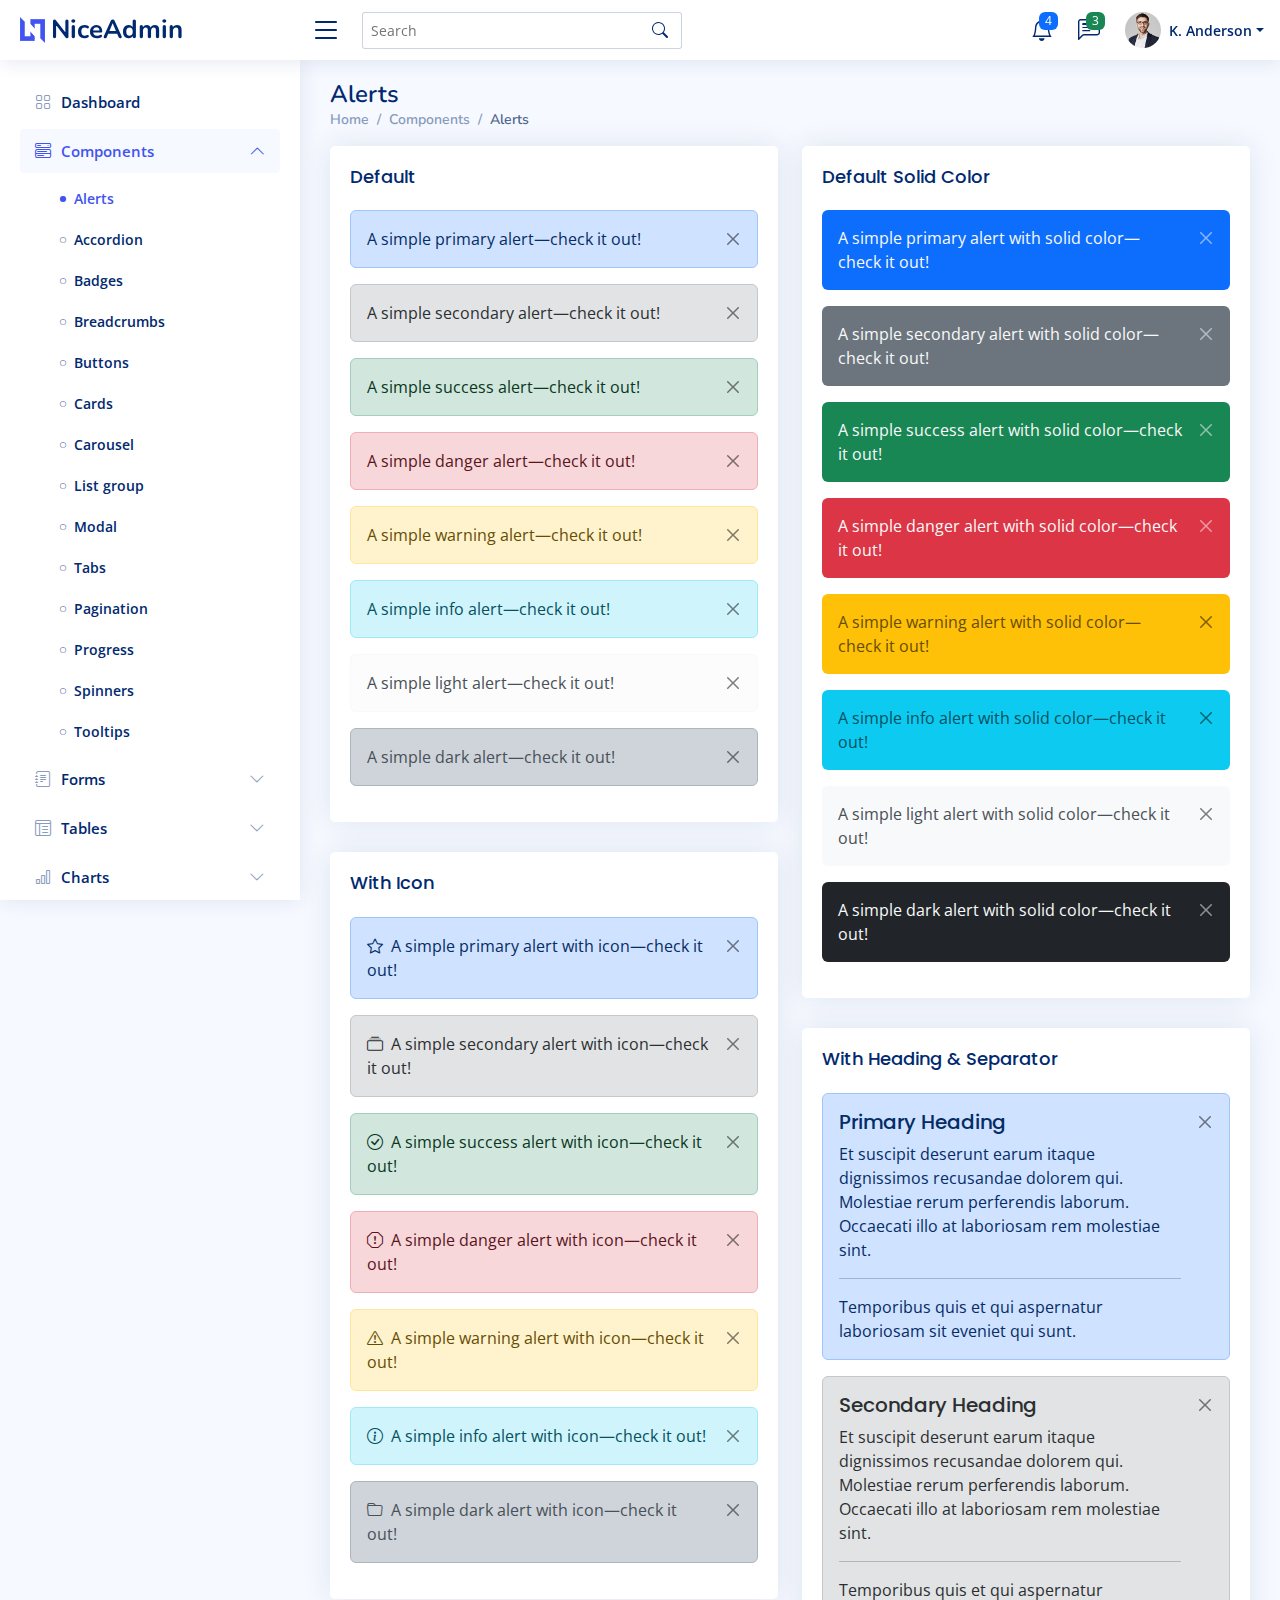
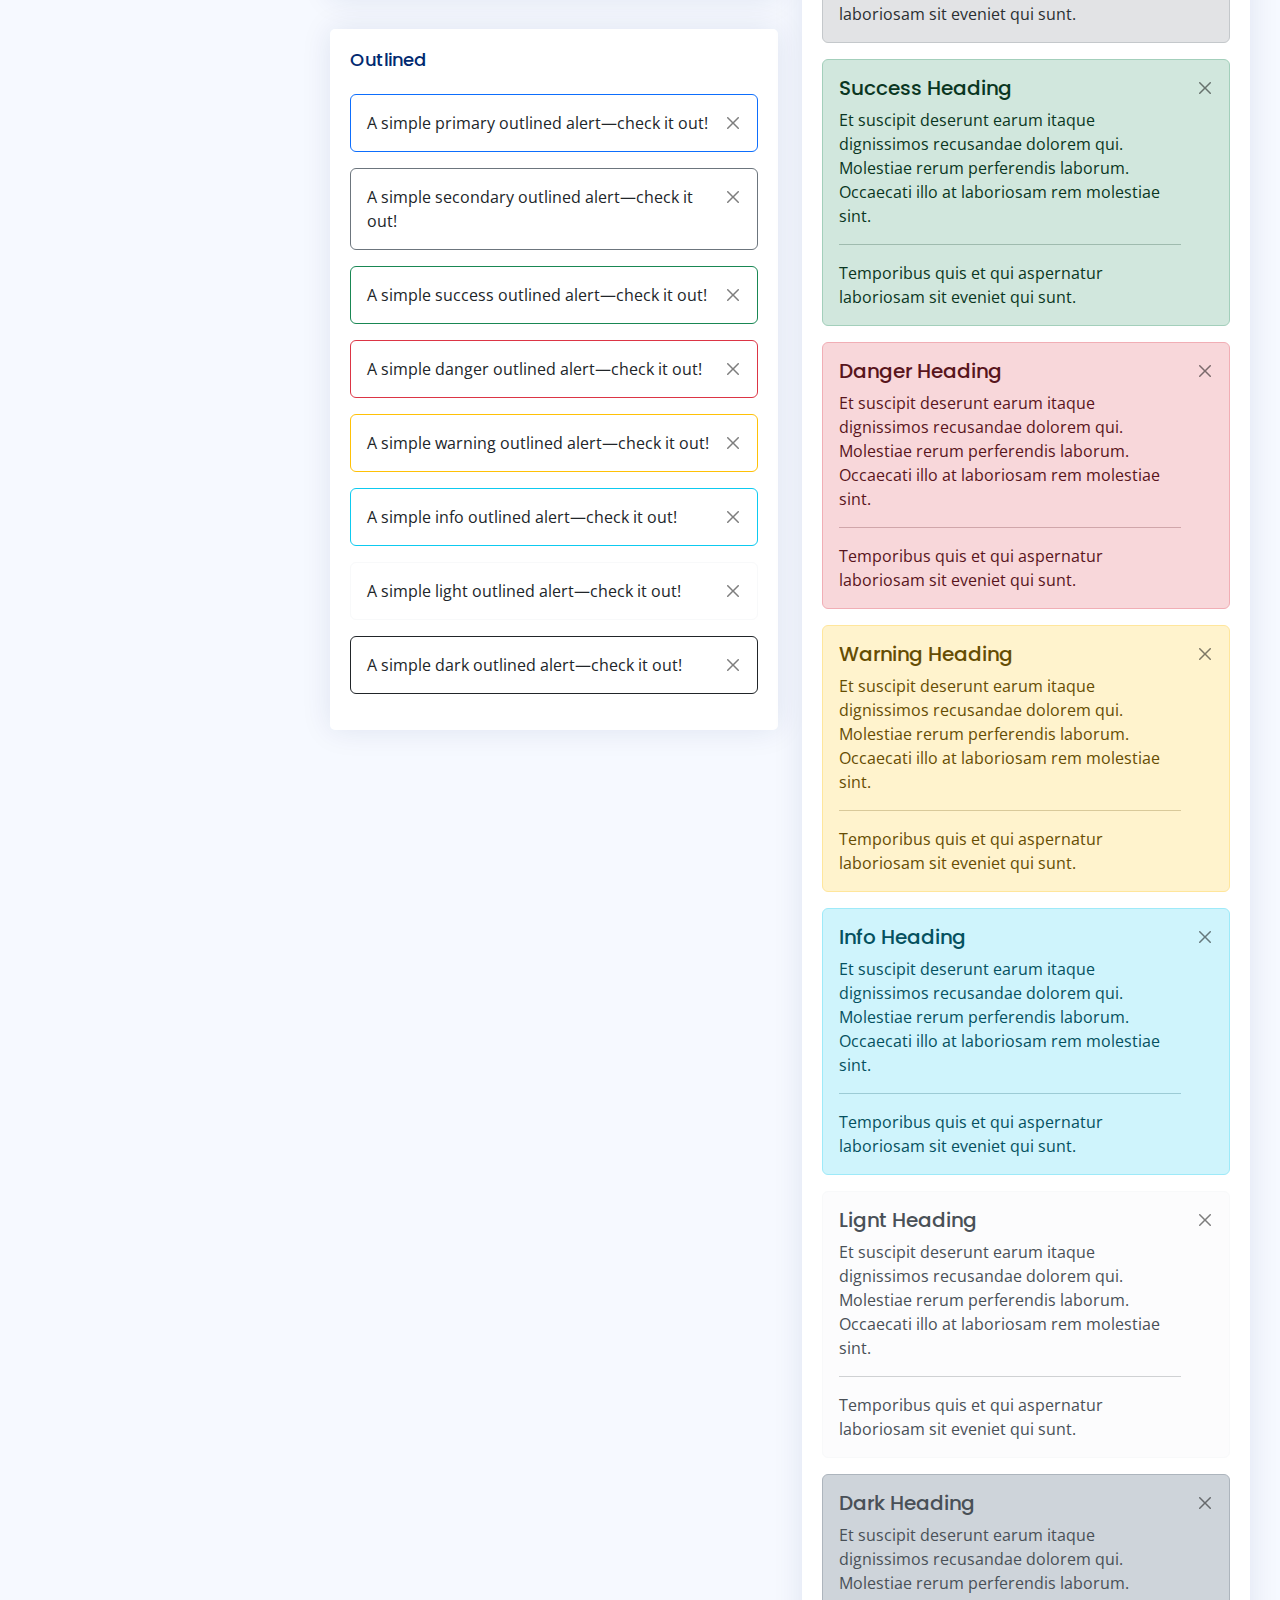
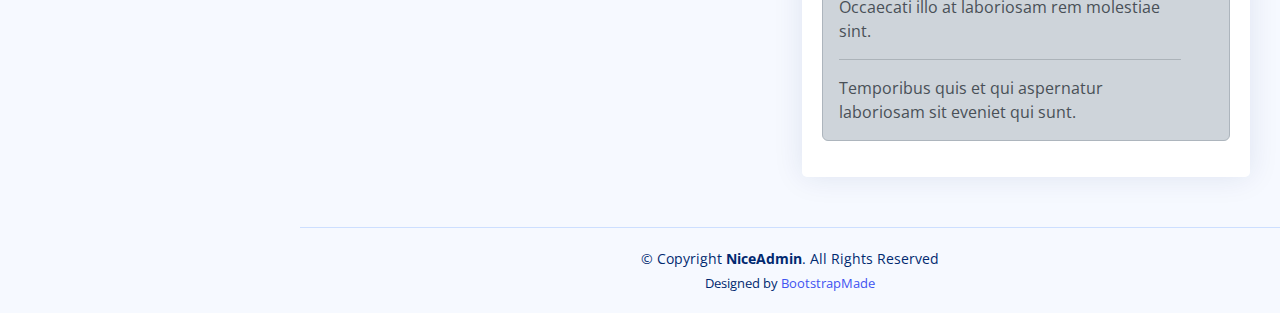
<file: assets/NiceAdmin/components-alerts.html>
<!DOCTYPE html>
<html lang="en">

<head>
  <meta charset="utf-8">
  <meta content="width=device-width, initial-scale=1.0" name="viewport">

  <title>Components / Alerts - NiceAdmin Bootstrap Template</title>
  <meta content="" name="description">
  <meta content="" name="keywords">

  <!-- Favicons -->
  <link href="assets/img/favicon.png" rel="icon">
  <link href="assets/img/apple-touch-icon.png" rel="apple-touch-icon">

  <!-- Google Fonts -->
  <link href="https://fonts.gstatic.com" rel="preconnect">
  <link href="https://fonts.googleapis.com/css?family=Open+Sans:300,300i,400,400i,600,600i,700,700i|Nunito:300,300i,400,400i,600,600i,700,700i|Poppins:300,300i,400,400i,500,500i,600,600i,700,700i" rel="stylesheet">

  <!-- Vendor CSS Files -->
  <link href="assets/vendor/bootstrap/css/bootstrap.min.css" rel="stylesheet">
  <link href="assets/vendor/bootstrap-icons/bootstrap-icons.css" rel="stylesheet">
  <link href="assets/vendor/boxicons/css/boxicons.min.css" rel="stylesheet">
  <link href="assets/vendor/quill/quill.snow.css" rel="stylesheet">
  <link href="assets/vendor/quill/quill.bubble.css" rel="stylesheet">
  <link href="assets/vendor/remixicon/remixicon.css" rel="stylesheet">
  <link href="assets/vendor/simple-datatables/style.css" rel="stylesheet">

  <!-- Template Main CSS File -->
  <link href="assets/css/style.css" rel="stylesheet">

  <!-- =======================================================
  * Template Name: NiceAdmin
  * Template URL: https://bootstrapmade.com/nice-admin-bootstrap-admin-html-template/
  * Updated: Apr 20 2024 with Bootstrap v5.3.3
  * Author: BootstrapMade.com
  * License: https://bootstrapmade.com/license/
  ======================================================== -->
</head>

<body>

  <!-- ======= Header ======= -->
  <header id="header" class="header fixed-top d-flex align-items-center">

    <div class="d-flex align-items-center justify-content-between">
      <a href="index.html" class="logo d-flex align-items-center">
        <img src="assets/img/logo.png" alt="">
        <span class="d-none d-lg-block">NiceAdmin</span>
      </a>
      <i class="bi bi-list toggle-sidebar-btn"></i>
    </div><!-- End Logo -->

    <div class="search-bar">
      <form class="search-form d-flex align-items-center" method="POST" action="#">
        <input type="text" name="query" placeholder="Search" title="Enter search keyword">
        <button type="submit" title="Search"><i class="bi bi-search"></i></button>
      </form>
    </div><!-- End Search Bar -->

    <nav class="header-nav ms-auto">
      <ul class="d-flex align-items-center">

        <li class="nav-item d-block d-lg-none">
          <a class="nav-link nav-icon search-bar-toggle " href="#">
            <i class="bi bi-search"></i>
          </a>
        </li><!-- End Search Icon-->

        <li class="nav-item dropdown">

          <a class="nav-link nav-icon" href="#" data-bs-toggle="dropdown">
            <i class="bi bi-bell"></i>
            <span class="badge bg-primary badge-number">4</span>
          </a><!-- End Notification Icon -->

          <ul class="dropdown-menu dropdown-menu-end dropdown-menu-arrow notifications">
            <li class="dropdown-header">
              You have 4 new notifications
              <a href="#"><span class="badge rounded-pill bg-primary p-2 ms-2">View all</span></a>
            </li>
            <li>
              <hr class="dropdown-divider">
            </li>

            <li class="notification-item">
              <i class="bi bi-exclamation-circle text-warning"></i>
              <div>
                <h4>Lorem Ipsum</h4>
                <p>Quae dolorem earum veritatis oditseno</p>
                <p>30 min. ago</p>
              </div>
            </li>

            <li>
              <hr class="dropdown-divider">
            </li>

            <li class="notification-item">
              <i class="bi bi-x-circle text-danger"></i>
              <div>
                <h4>Atque rerum nesciunt</h4>
                <p>Quae dolorem earum veritatis oditseno</p>
                <p>1 hr. ago</p>
              </div>
            </li>

            <li>
              <hr class="dropdown-divider">
            </li>

            <li class="notification-item">
              <i class="bi bi-check-circle text-success"></i>
              <div>
                <h4>Sit rerum fuga</h4>
                <p>Quae dolorem earum veritatis oditseno</p>
                <p>2 hrs. ago</p>
              </div>
            </li>

            <li>
              <hr class="dropdown-divider">
            </li>

            <li class="notification-item">
              <i class="bi bi-info-circle text-primary"></i>
              <div>
                <h4>Dicta reprehenderit</h4>
                <p>Quae dolorem earum veritatis oditseno</p>
                <p>4 hrs. ago</p>
              </div>
            </li>

            <li>
              <hr class="dropdown-divider">
            </li>
            <li class="dropdown-footer">
              <a href="#">Show all notifications</a>
            </li>

          </ul><!-- End Notification Dropdown Items -->

        </li><!-- End Notification Nav -->

        <li class="nav-item dropdown">

          <a class="nav-link nav-icon" href="#" data-bs-toggle="dropdown">
            <i class="bi bi-chat-left-text"></i>
            <span class="badge bg-success badge-number">3</span>
          </a><!-- End Messages Icon -->

          <ul class="dropdown-menu dropdown-menu-end dropdown-menu-arrow messages">
            <li class="dropdown-header">
              You have 3 new messages
              <a href="#"><span class="badge rounded-pill bg-primary p-2 ms-2">View all</span></a>
            </li>
            <li>
              <hr class="dropdown-divider">
            </li>

            <li class="message-item">
              <a href="#">
                <img src="assets/img/messages-1.jpg" alt="" class="rounded-circle">
                <div>
                  <h4>Maria Hudson</h4>
                  <p>Velit asperiores et ducimus soluta repudiandae labore officia est ut...</p>
                  <p>4 hrs. ago</p>
                </div>
              </a>
            </li>
            <li>
              <hr class="dropdown-divider">
            </li>

            <li class="message-item">
              <a href="#">
                <img src="assets/img/messages-2.jpg" alt="" class="rounded-circle">
                <div>
                  <h4>Anna Nelson</h4>
                  <p>Velit asperiores et ducimus soluta repudiandae labore officia est ut...</p>
                  <p>6 hrs. ago</p>
                </div>
              </a>
            </li>
            <li>
              <hr class="dropdown-divider">
            </li>

            <li class="message-item">
              <a href="#">
                <img src="assets/img/messages-3.jpg" alt="" class="rounded-circle">
                <div>
                  <h4>David Muldon</h4>
                  <p>Velit asperiores et ducimus soluta repudiandae labore officia est ut...</p>
                  <p>8 hrs. ago</p>
                </div>
              </a>
            </li>
            <li>
              <hr class="dropdown-divider">
            </li>

            <li class="dropdown-footer">
              <a href="#">Show all messages</a>
            </li>

          </ul><!-- End Messages Dropdown Items -->

        </li><!-- End Messages Nav -->

        <li class="nav-item dropdown pe-3">

          <a class="nav-link nav-profile d-flex align-items-center pe-0" href="#" data-bs-toggle="dropdown">
            <img src="assets/img/profile-img.jpg" alt="Profile" class="rounded-circle">
            <span class="d-none d-md-block dropdown-toggle ps-2">K. Anderson</span>
          </a><!-- End Profile Iamge Icon -->

          <ul class="dropdown-menu dropdown-menu-end dropdown-menu-arrow profile">
            <li class="dropdown-header">
              <h6>Kevin Anderson</h6>
              <span>Web Designer</span>
            </li>
            <li>
              <hr class="dropdown-divider">
            </li>

            <li>
              <a class="dropdown-item d-flex align-items-center" href="users-profile.html">
                <i class="bi bi-person"></i>
                <span>My Profile</span>
              </a>
            </li>
            <li>
              <hr class="dropdown-divider">
            </li>

            <li>
              <a class="dropdown-item d-flex align-items-center" href="users-profile.html">
                <i class="bi bi-gear"></i>
                <span>Account Settings</span>
              </a>
            </li>
            <li>
              <hr class="dropdown-divider">
            </li>

            <li>
              <a class="dropdown-item d-flex align-items-center" href="pages-faq.html">
                <i class="bi bi-question-circle"></i>
                <span>Need Help?</span>
              </a>
            </li>
            <li>
              <hr class="dropdown-divider">
            </li>

            <li>
              <a class="dropdown-item d-flex align-items-center" href="#">
                <i class="bi bi-box-arrow-right"></i>
                <span>Sign Out</span>
              </a>
            </li>

          </ul><!-- End Profile Dropdown Items -->
        </li><!-- End Profile Nav -->

      </ul>
    </nav><!-- End Icons Navigation -->

  </header><!-- End Header -->

  <!-- ======= Sidebar ======= -->
  <aside id="sidebar" class="sidebar">

    <ul class="sidebar-nav" id="sidebar-nav">

      <li class="nav-item">
        <a class="nav-link collapsed" href="index.html">
          <i class="bi bi-grid"></i>
          <span>Dashboard</span>
        </a>
      </li><!-- End Dashboard Nav -->

      <li class="nav-item">
        <a class="nav-link " data-bs-target="#components-nav" data-bs-toggle="collapse" href="#">
          <i class="bi bi-menu-button-wide"></i><span>Components</span><i class="bi bi-chevron-down ms-auto"></i>
        </a>
        <ul id="components-nav" class="nav-content collapse show" data-bs-parent="#sidebar-nav">
          <li>
            <a href="components-alerts.html" class="active">
              <i class="bi bi-circle"></i><span>Alerts</span>
            </a>
          </li>
          <li>
            <a href="components-accordion.html">
              <i class="bi bi-circle"></i><span>Accordion</span>
            </a>
          </li>
          <li>
            <a href="components-badges.html">
              <i class="bi bi-circle"></i><span>Badges</span>
            </a>
          </li>
          <li>
            <a href="components-breadcrumbs.html">
              <i class="bi bi-circle"></i><span>Breadcrumbs</span>
            </a>
          </li>
          <li>
            <a href="components-buttons.html">
              <i class="bi bi-circle"></i><span>Buttons</span>
            </a>
          </li>
          <li>
            <a href="components-cards.html">
              <i class="bi bi-circle"></i><span>Cards</span>
            </a>
          </li>
          <li>
            <a href="components-carousel.html">
              <i class="bi bi-circle"></i><span>Carousel</span>
            </a>
          </li>
          <li>
            <a href="components-list-group.html">
              <i class="bi bi-circle"></i><span>List group</span>
            </a>
          </li>
          <li>
            <a href="components-modal.html">
              <i class="bi bi-circle"></i><span>Modal</span>
            </a>
          </li>
          <li>
            <a href="components-tabs.html">
              <i class="bi bi-circle"></i><span>Tabs</span>
            </a>
          </li>
          <li>
            <a href="components-pagination.html">
              <i class="bi bi-circle"></i><span>Pagination</span>
            </a>
          </li>
          <li>
            <a href="components-progress.html">
              <i class="bi bi-circle"></i><span>Progress</span>
            </a>
          </li>
          <li>
            <a href="components-spinners.html">
              <i class="bi bi-circle"></i><span>Spinners</span>
            </a>
          </li>
          <li>
            <a href="components-tooltips.html">
              <i class="bi bi-circle"></i><span>Tooltips</span>
            </a>
          </li>
        </ul>
      </li><!-- End Components Nav -->

      <li class="nav-item">
        <a class="nav-link collapsed" data-bs-target="#forms-nav" data-bs-toggle="collapse" href="#">
          <i class="bi bi-journal-text"></i><span>Forms</span><i class="bi bi-chevron-down ms-auto"></i>
        </a>
        <ul id="forms-nav" class="nav-content collapse " data-bs-parent="#sidebar-nav">
          <li>
            <a href="forms-elements.html">
              <i class="bi bi-circle"></i><span>Form Elements</span>
            </a>
          </li>
          <li>
            <a href="forms-layouts.html">
              <i class="bi bi-circle"></i><span>Form Layouts</span>
            </a>
          </li>
          <li>
            <a href="forms-editors.html">
              <i class="bi bi-circle"></i><span>Form Editors</span>
            </a>
          </li>
          <li>
            <a href="forms-validation.html">
              <i class="bi bi-circle"></i><span>Form Validation</span>
            </a>
          </li>
        </ul>
      </li><!-- End Forms Nav -->

      <li class="nav-item">
        <a class="nav-link collapsed" data-bs-target="#tables-nav" data-bs-toggle="collapse" href="#">
          <i class="bi bi-layout-text-window-reverse"></i><span>Tables</span><i class="bi bi-chevron-down ms-auto"></i>
        </a>
        <ul id="tables-nav" class="nav-content collapse " data-bs-parent="#sidebar-nav">
          <li>
            <a href="tables-general.html">
              <i class="bi bi-circle"></i><span>General Tables</span>
            </a>
          </li>
          <li>
            <a href="tables-data.html">
              <i class="bi bi-circle"></i><span>Data Tables</span>
            </a>
          </li>
        </ul>
      </li><!-- End Tables Nav -->

      <li class="nav-item">
        <a class="nav-link collapsed" data-bs-target="#charts-nav" data-bs-toggle="collapse" href="#">
          <i class="bi bi-bar-chart"></i><span>Charts</span><i class="bi bi-chevron-down ms-auto"></i>
        </a>
        <ul id="charts-nav" class="nav-content collapse " data-bs-parent="#sidebar-nav">
          <li>
            <a href="charts-chartjs.html">
              <i class="bi bi-circle"></i><span>Chart.js</span>
            </a>
          </li>
          <li>
            <a href="charts-apexcharts.html">
              <i class="bi bi-circle"></i><span>ApexCharts</span>
            </a>
          </li>
          <li>
            <a href="charts-echarts.html">
              <i class="bi bi-circle"></i><span>ECharts</span>
            </a>
          </li>
        </ul>
      </li><!-- End Charts Nav -->

      <li class="nav-item">
        <a class="nav-link collapsed" data-bs-target="#icons-nav" data-bs-toggle="collapse" href="#">
          <i class="bi bi-gem"></i><span>Icons</span><i class="bi bi-chevron-down ms-auto"></i>
        </a>
        <ul id="icons-nav" class="nav-content collapse " data-bs-parent="#sidebar-nav">
          <li>
            <a href="icons-bootstrap.html">
              <i class="bi bi-circle"></i><span>Bootstrap Icons</span>
            </a>
          </li>
          <li>
            <a href="icons-remix.html">
              <i class="bi bi-circle"></i><span>Remix Icons</span>
            </a>
          </li>
          <li>
            <a href="icons-boxicons.html">
              <i class="bi bi-circle"></i><span>Boxicons</span>
            </a>
          </li>
        </ul>
      </li><!-- End Icons Nav -->

      <li class="nav-heading">Pages</li>

      <li class="nav-item">
        <a class="nav-link collapsed" href="users-profile.html">
          <i class="bi bi-person"></i>
          <span>Profile</span>
        </a>
      </li><!-- End Profile Page Nav -->

      <li class="nav-item">
        <a class="nav-link collapsed" href="pages-faq.html">
          <i class="bi bi-question-circle"></i>
          <span>F.A.Q</span>
        </a>
      </li><!-- End F.A.Q Page Nav -->

      <li class="nav-item">
        <a class="nav-link collapsed" href="pages-contact.html">
          <i class="bi bi-envelope"></i>
          <span>Contact</span>
        </a>
      </li><!-- End Contact Page Nav -->

      <li class="nav-item">
        <a class="nav-link collapsed" href="pages-register.html">
          <i class="bi bi-card-list"></i>
          <span>Register</span>
        </a>
      </li><!-- End Register Page Nav -->

      <li class="nav-item">
        <a class="nav-link collapsed" href="pages-login.html">
          <i class="bi bi-box-arrow-in-right"></i>
          <span>Login</span>
        </a>
      </li><!-- End Login Page Nav -->

      <li class="nav-item">
        <a class="nav-link collapsed" href="pages-error-404.html">
          <i class="bi bi-dash-circle"></i>
          <span>Error 404</span>
        </a>
      </li><!-- End Error 404 Page Nav -->

      <li class="nav-item">
        <a class="nav-link collapsed" href="pages-blank.html">
          <i class="bi bi-file-earmark"></i>
          <span>Blank</span>
        </a>
      </li><!-- End Blank Page Nav -->

    </ul>

  </aside><!-- End Sidebar-->

  <main id="main" class="main">

    <div class="pagetitle">
      <h1>Alerts</h1>
      <nav>
        <ol class="breadcrumb">
          <li class="breadcrumb-item"><a href="index.html">Home</a></li>
          <li class="breadcrumb-item">Components</li>
          <li class="breadcrumb-item active">Alerts</li>
        </ol>
      </nav>
    </div><!-- End Page Title -->

    <section class="section">
      <div class="row">
        <div class="col-lg-6">

          <div class="card">
            <div class="card-body">

              <h5 class="card-title">Default</h5>

              <div class="alert alert-primary alert-dismissible fade show" role="alert">
                A simple primary alert—check it out!
                <button type="button" class="btn-close" data-bs-dismiss="alert" aria-label="Close"></button>
              </div>

              <div class="alert alert-secondary alert-dismissible fade show" role="alert">
                A simple secondary alert—check it out!
                <button type="button" class="btn-close" data-bs-dismiss="alert" aria-label="Close"></button>
              </div>

              <div class="alert alert-success alert-dismissible fade show" role="alert">
                A simple success alert—check it out!
                <button type="button" class="btn-close" data-bs-dismiss="alert" aria-label="Close"></button>
              </div>

              <div class="alert alert-danger alert-dismissible fade show" role="alert">
                A simple danger alert—check it out!
                <button type="button" class="btn-close" data-bs-dismiss="alert" aria-label="Close"></button>
              </div>

              <div class="alert alert-warning alert-dismissible fade show" role="alert">
                A simple warning alert—check it out!
                <button type="button" class="btn-close" data-bs-dismiss="alert" aria-label="Close"></button>
              </div>

              <div class="alert alert-info alert-dismissible fade show" role="alert">
                A simple info alert—check it out!
                <button type="button" class="btn-close" data-bs-dismiss="alert" aria-label="Close"></button>
              </div>

              <div class="alert alert-light border-light alert-dismissible fade show" role="alert">
                A simple light alert—check it out!
                <button type="button" class="btn-close" data-bs-dismiss="alert" aria-label="Close"></button>
              </div>

              <div class="alert alert-dark alert-dismissible fade show" role="alert">
                A simple dark alert—check it out!
                <button type="button" class="btn-close" data-bs-dismiss="alert" aria-label="Close"></button>
              </div>

            </div>
          </div>

          <div class="card">
            <div class="card-body">
              <h5 class="card-title">With Icon</h5>

              <div class="alert alert-primary alert-dismissible fade show" role="alert">
                <i class="bi bi-star me-1"></i>
                A simple primary alert with icon—check it out!
                <button type="button" class="btn-close" data-bs-dismiss="alert" aria-label="Close"></button>
              </div>

              <div class="alert alert-secondary alert-dismissible fade show" role="alert">
                <i class="bi bi-collection me-1"></i>
                A simple secondary alert with icon—check it out!
                <button type="button" class="btn-close" data-bs-dismiss="alert" aria-label="Close"></button>
              </div>

              <div class="alert alert-success alert-dismissible fade show" role="alert">
                <i class="bi bi-check-circle me-1"></i>
                A simple success alert with icon—check it out!
                <button type="button" class="btn-close" data-bs-dismiss="alert" aria-label="Close"></button>
              </div>

              <div class="alert alert-danger alert-dismissible fade show" role="alert">
                <i class="bi bi-exclamation-octagon me-1"></i>
                A simple danger alert with icon—check it out!
                <button type="button" class="btn-close" data-bs-dismiss="alert" aria-label="Close"></button>
              </div>

              <div class="alert alert-warning alert-dismissible fade show" role="alert">
                <i class="bi bi-exclamation-triangle me-1"></i>
                A simple warning alert with icon—check it out!
                <button type="button" class="btn-close" data-bs-dismiss="alert" aria-label="Close"></button>
              </div>

              <div class="alert alert-info alert-dismissible fade show" role="alert">
                <i class="bi bi-info-circle me-1"></i>
                A simple info alert with icon—check it out!
                <button type="button" class="btn-close" data-bs-dismiss="alert" aria-label="Close"></button>
              </div>

              <div class="alert alert-dark alert-dismissible fade show" role="alert">
                <i class="bi bi-folder me-1"></i>
                A simple dark alert with icon—check it out!
                <button type="button" class="btn-close" data-bs-dismiss="alert" aria-label="Close"></button>
              </div>

            </div>
          </div>

          <div class="card">
            <div class="card-body">
              <h5 class="card-title">Outlined</h5>

              <div class="alert border-primary alert-dismissible fade show" role="alert">
                A simple primary outlined alert—check it out!
                <button type="button" class="btn-close" data-bs-dismiss="alert" aria-label="Close"></button>
              </div>

              <div class="alert border-secondary alert-dismissible fade show" role="alert">
                A simple secondary outlined alert—check it out!
                <button type="button" class="btn-close" data-bs-dismiss="alert" aria-label="Close"></button>
              </div>

              <div class="alert border-success alert-dismissible fade show" role="alert">
                A simple success outlined alert—check it out!
                <button type="button" class="btn-close" data-bs-dismiss="alert" aria-label="Close"></button>
              </div>

              <div class="alert border-danger alert-dismissible fade show" role="alert">
                A simple danger outlined alert—check it out!
                <button type="button" class="btn-close" data-bs-dismiss="alert" aria-label="Close"></button>
              </div>

              <div class="alert border-warning alert-dismissible fade show" role="alert">
                A simple warning outlined alert—check it out!
                <button type="button" class="btn-close" data-bs-dismiss="alert" aria-label="Close"></button>
              </div>

              <div class="alert border-info alert-dismissible fade show" role="alert">
                A simple info outlined alert—check it out!
                <button type="button" class="btn-close" data-bs-dismiss="alert" aria-label="Close"></button>
              </div>

              <div class="alert border-light alert-dismissible fade show" role="alert">
                A simple light outlined alert—check it out!
                <button type="button" class="btn-close" data-bs-dismiss="alert" aria-label="Close"></button>
              </div>

              <div class="alert border-dark alert-dismissible fade show" role="alert">
                A simple dark outlined alert—check it out!
                <button type="button" class="btn-close" data-bs-dismiss="alert" aria-label="Close"></button>
              </div>

            </div>
          </div>

        </div>

        <div class="col-lg-6">

          <div class="card">
            <div class="card-body">
              <h5 class="card-title">Default Solid Color</h5>

              <div class="alert alert-primary bg-primary text-light border-0 alert-dismissible fade show" role="alert">
                A simple primary alert with solid color—check it out!
                <button type="button" class="btn-close btn-close-white" data-bs-dismiss="alert" aria-label="Close"></button>
              </div>

              <div class="alert alert-secondary bg-secondary text-light border-0 alert-dismissible fade show" role="alert">
                A simple secondary alert with solid color—check it out!
                <button type="button" class="btn-close btn-close-white" data-bs-dismiss="alert" aria-label="Close"></button>
              </div>

              <div class="alert alert-success bg-success text-light border-0 alert-dismissible fade show" role="alert">
                A simple success alert with solid color—check it out!
                <button type="button" class="btn-close btn-close-white" data-bs-dismiss="alert" aria-label="Close"></button>
              </div>

              <div class="alert alert-danger bg-danger text-light border-0 alert-dismissible fade show" role="alert">
                A simple danger alert with solid color—check it out!
                <button type="button" class="btn-close btn-close-white" data-bs-dismiss="alert" aria-label="Close"></button>
              </div>

              <div class="alert alert-warning bg-warning border-0 alert-dismissible fade show" role="alert">
                A simple warning alert with solid color—check it out!
                <button type="button" class="btn-close" data-bs-dismiss="alert" aria-label="Close"></button>
              </div>

              <div class="alert alert-info bg-info border-0 alert-dismissible fade show" role="alert">
                A simple info alert with solid color—check it out!
                <button type="button" class="btn-close" data-bs-dismiss="alert" aria-label="Close"></button>
              </div>

              <div class="alert alert-light bg-light border-0 alert-dismissible fade show" role="alert">
                A simple light alert with solid color—check it out!
                <button type="button" class="btn-close" data-bs-dismiss="alert" aria-label="Close"></button>
              </div>

              <div class="alert alert-dark bg-dark text-light border-0 alert-dismissible fade show" role="alert">
                A simple dark alert with solid color—check it out!
                <button type="button" class="btn-close btn-close-white" data-bs-dismiss="alert" aria-label="Close"></button>
              </div>

            </div>
          </div>

          <div class="card">
            <div class="card-body">
              <h5 class="card-title">With Heading &amp Separator</h5>

              <div class="alert alert-primary alert-dismissible fade show" role="alert">
                <h4 class="alert-heading">Primary Heading</h4>
                <p>Et suscipit deserunt earum itaque dignissimos recusandae dolorem qui. Molestiae rerum perferendis laborum. Occaecati illo at laboriosam rem molestiae sint.</p>
                <hr>
                <p class="mb-0">Temporibus quis et qui aspernatur laboriosam sit eveniet qui sunt.</p>
                <button type="button" class="btn-close" data-bs-dismiss="alert" aria-label="Close"></button>
              </div>

              <div class="alert alert-secondary alert-dismissible fade show" role="alert">
                <h4 class="alert-heading">Secondary Heading</h4>
                <p>Et suscipit deserunt earum itaque dignissimos recusandae dolorem qui. Molestiae rerum perferendis laborum. Occaecati illo at laboriosam rem molestiae sint.</p>
                <hr>
                <p class="mb-0">Temporibus quis et qui aspernatur laboriosam sit eveniet qui sunt.</p>
                <button type="button" class="btn-close" data-bs-dismiss="alert" aria-label="Close"></button>
              </div>

              <div class="alert alert-success alert-dismissible fade show" role="alert">
                <h4 class="alert-heading">Success Heading</h4>
                <p>Et suscipit deserunt earum itaque dignissimos recusandae dolorem qui. Molestiae rerum perferendis laborum. Occaecati illo at laboriosam rem molestiae sint.</p>
                <hr>
                <p class="mb-0">Temporibus quis et qui aspernatur laboriosam sit eveniet qui sunt.</p>
                <button type="button" class="btn-close" data-bs-dismiss="alert" aria-label="Close"></button>
              </div>

              <div class="alert alert-danger alert-dismissible fade show" role="alert">
                <h4 class="alert-heading">Danger Heading</h4>
                <p>Et suscipit deserunt earum itaque dignissimos recusandae dolorem qui. Molestiae rerum perferendis laborum. Occaecati illo at laboriosam rem molestiae sint.</p>
                <hr>
                <p class="mb-0">Temporibus quis et qui aspernatur laboriosam sit eveniet qui sunt.</p>
                <button type="button" class="btn-close" data-bs-dismiss="alert" aria-label="Close"></button>
              </div>

              <div class="alert alert-warning  alert-dismissible fade show" role="alert">
                <h4 class="alert-heading">Warning Heading</h4>
                <p>Et suscipit deserunt earum itaque dignissimos recusandae dolorem qui. Molestiae rerum perferendis laborum. Occaecati illo at laboriosam rem molestiae sint.</p>
                <hr>
                <p class="mb-0">Temporibus quis et qui aspernatur laboriosam sit eveniet qui sunt.</p>
                <button type="button" class="btn-close" data-bs-dismiss="alert" aria-label="Close"></button>
              </div>

              <div class="alert alert-info  alert-dismissible fade show" role="alert">
                <h4 class="alert-heading">Info Heading</h4>
                <p>Et suscipit deserunt earum itaque dignissimos recusandae dolorem qui. Molestiae rerum perferendis laborum. Occaecati illo at laboriosam rem molestiae sint.</p>
                <hr>
                <p class="mb-0">Temporibus quis et qui aspernatur laboriosam sit eveniet qui sunt.</p>
                <button type="button" class="btn-close" data-bs-dismiss="alert" aria-label="Close"></button>
              </div>

              <div class="alert alert-light border-light alert-dismissible fade show" role="alert">
                <h4 class="alert-heading">Lignt Heading</h4>
                <p>Et suscipit deserunt earum itaque dignissimos recusandae dolorem qui. Molestiae rerum perferendis laborum. Occaecati illo at laboriosam rem molestiae sint.</p>
                <hr>
                <p class="mb-0">Temporibus quis et qui aspernatur laboriosam sit eveniet qui sunt.</p>
                <button type="button" class="btn-close" data-bs-dismiss="alert" aria-label="Close"></button>
              </div>

              <div class="alert alert-dark  alert-dismissible fade show" role="alert">
                <h4 class="alert-heading">Dark Heading</h4>
                <p>Et suscipit deserunt earum itaque dignissimos recusandae dolorem qui. Molestiae rerum perferendis laborum. Occaecati illo at laboriosam rem molestiae sint.</p>
                <hr>
                <p class="mb-0">Temporibus quis et qui aspernatur laboriosam sit eveniet qui sunt.</p>
                <button type="button" class="btn-close" data-bs-dismiss="alert" aria-label="Close"></button>
              </div>

            </div>
          </div>
        </div>
      </div>
    </section>

  </main><!-- End #main -->

  <!-- ======= Footer ======= -->
  <footer id="footer" class="footer">
    <div class="copyright">
      &copy; Copyright <strong><span>NiceAdmin</span></strong>. All Rights Reserved
    </div>
    <div class="credits">
      <!-- All the links in the footer should remain intact. -->
      <!-- You can delete the links only if you purchased the pro version. -->
      <!-- Licensing information: https://bootstrapmade.com/license/ -->
      <!-- Purchase the pro version with working PHP/AJAX contact form: https://bootstrapmade.com/nice-admin-bootstrap-admin-html-template/ -->
      Designed by <a href="https://bootstrapmade.com/">BootstrapMade</a>
    </div>
  </footer><!-- End Footer -->

  <a href="#" class="back-to-top d-flex align-items-center justify-content-center"><i class="bi bi-arrow-up-short"></i></a>

  <!-- Vendor JS Files -->
  <script src="assets/vendor/apexcharts/apexcharts.min.js"></script>
  <script src="assets/vendor/bootstrap/js/bootstrap.bundle.min.js"></script>
  <script src="assets/vendor/chart.js/chart.umd.js"></script>
  <script src="assets/vendor/echarts/echarts.min.js"></script>
  <script src="assets/vendor/quill/quill.js"></script>
  <script src="assets/vendor/simple-datatables/simple-datatables.js"></script>
  <script src="assets/vendor/tinymce/tinymce.min.js"></script>
  <script src="assets/vendor/php-email-form/validate.js"></script>

  <!-- Template Main JS File -->
  <script src="assets/js/main.js"></script>

</body>

</html>
</file>
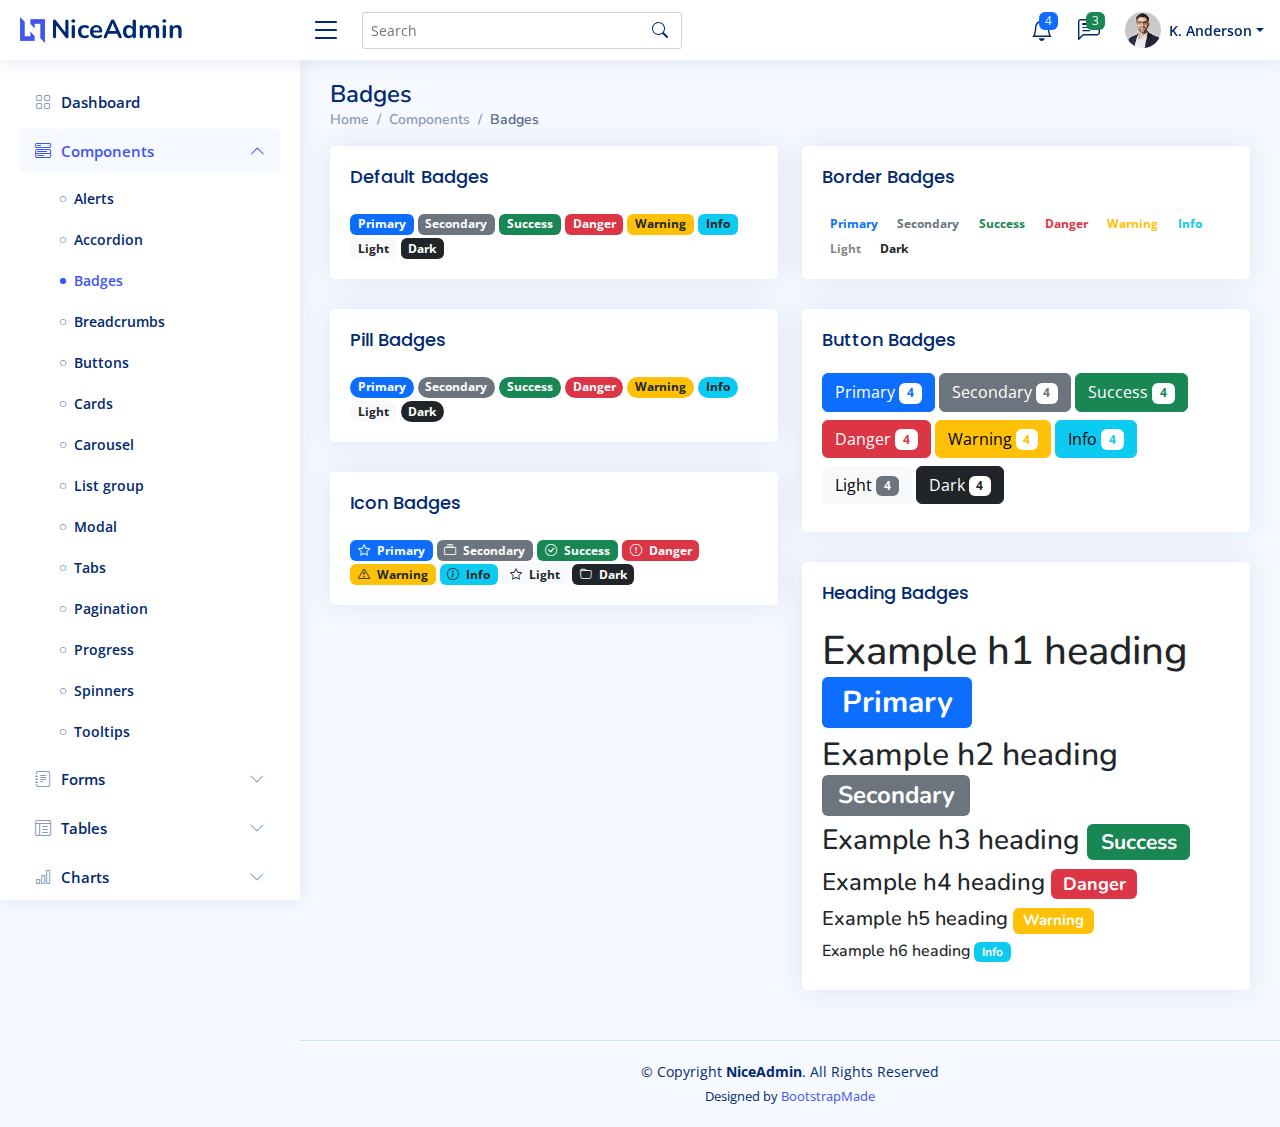
<file: assets/NiceAdmin/components-badges.html>
<!DOCTYPE html>
<html lang="en">

<head>
  <meta charset="utf-8">
  <meta content="width=device-width, initial-scale=1.0" name="viewport">

  <title>Components / Badges - NiceAdmin Bootstrap Template</title>
  <meta content="" name="description">
  <meta content="" name="keywords">

  <!-- Favicons -->
  <link href="assets/img/favicon.png" rel="icon">
  <link href="assets/img/apple-touch-icon.png" rel="apple-touch-icon">

  <!-- Google Fonts -->
  <link href="https://fonts.gstatic.com" rel="preconnect">
  <link href="https://fonts.googleapis.com/css?family=Open+Sans:300,300i,400,400i,600,600i,700,700i|Nunito:300,300i,400,400i,600,600i,700,700i|Poppins:300,300i,400,400i,500,500i,600,600i,700,700i" rel="stylesheet">

  <!-- Vendor CSS Files -->
  <link href="assets/vendor/bootstrap/css/bootstrap.min.css" rel="stylesheet">
  <link href="assets/vendor/bootstrap-icons/bootstrap-icons.css" rel="stylesheet">
  <link href="assets/vendor/boxicons/css/boxicons.min.css" rel="stylesheet">
  <link href="assets/vendor/quill/quill.snow.css" rel="stylesheet">
  <link href="assets/vendor/quill/quill.bubble.css" rel="stylesheet">
  <link href="assets/vendor/remixicon/remixicon.css" rel="stylesheet">
  <link href="assets/vendor/simple-datatables/style.css" rel="stylesheet">

  <!-- Template Main CSS File -->
  <link href="assets/css/style.css" rel="stylesheet">

  <!-- =======================================================
  * Template Name: NiceAdmin
  * Template URL: https://bootstrapmade.com/nice-admin-bootstrap-admin-html-template/
  * Updated: Apr 20 2024 with Bootstrap v5.3.3
  * Author: BootstrapMade.com
  * License: https://bootstrapmade.com/license/
  ======================================================== -->
</head>

<body>

  <!-- ======= Header ======= -->
  <header id="header" class="header fixed-top d-flex align-items-center">

    <div class="d-flex align-items-center justify-content-between">
      <a href="index.html" class="logo d-flex align-items-center">
        <img src="assets/img/logo.png" alt="">
        <span class="d-none d-lg-block">NiceAdmin</span>
      </a>
      <i class="bi bi-list toggle-sidebar-btn"></i>
    </div><!-- End Logo -->

    <div class="search-bar">
      <form class="search-form d-flex align-items-center" method="POST" action="#">
        <input type="text" name="query" placeholder="Search" title="Enter search keyword">
        <button type="submit" title="Search"><i class="bi bi-search"></i></button>
      </form>
    </div><!-- End Search Bar -->

    <nav class="header-nav ms-auto">
      <ul class="d-flex align-items-center">

        <li class="nav-item d-block d-lg-none">
          <a class="nav-link nav-icon search-bar-toggle " href="#">
            <i class="bi bi-search"></i>
          </a>
        </li><!-- End Search Icon-->

        <li class="nav-item dropdown">

          <a class="nav-link nav-icon" href="#" data-bs-toggle="dropdown">
            <i class="bi bi-bell"></i>
            <span class="badge bg-primary badge-number">4</span>
          </a><!-- End Notification Icon -->

          <ul class="dropdown-menu dropdown-menu-end dropdown-menu-arrow notifications">
            <li class="dropdown-header">
              You have 4 new notifications
              <a href="#"><span class="badge rounded-pill bg-primary p-2 ms-2">View all</span></a>
            </li>
            <li>
              <hr class="dropdown-divider">
            </li>

            <li class="notification-item">
              <i class="bi bi-exclamation-circle text-warning"></i>
              <div>
                <h4>Lorem Ipsum</h4>
                <p>Quae dolorem earum veritatis oditseno</p>
                <p>30 min. ago</p>
              </div>
            </li>

            <li>
              <hr class="dropdown-divider">
            </li>

            <li class="notification-item">
              <i class="bi bi-x-circle text-danger"></i>
              <div>
                <h4>Atque rerum nesciunt</h4>
                <p>Quae dolorem earum veritatis oditseno</p>
                <p>1 hr. ago</p>
              </div>
            </li>

            <li>
              <hr class="dropdown-divider">
            </li>

            <li class="notification-item">
              <i class="bi bi-check-circle text-success"></i>
              <div>
                <h4>Sit rerum fuga</h4>
                <p>Quae dolorem earum veritatis oditseno</p>
                <p>2 hrs. ago</p>
              </div>
            </li>

            <li>
              <hr class="dropdown-divider">
            </li>

            <li class="notification-item">
              <i class="bi bi-info-circle text-primary"></i>
              <div>
                <h4>Dicta reprehenderit</h4>
                <p>Quae dolorem earum veritatis oditseno</p>
                <p>4 hrs. ago</p>
              </div>
            </li>

            <li>
              <hr class="dropdown-divider">
            </li>
            <li class="dropdown-footer">
              <a href="#">Show all notifications</a>
            </li>

          </ul><!-- End Notification Dropdown Items -->

        </li><!-- End Notification Nav -->

        <li class="nav-item dropdown">

          <a class="nav-link nav-icon" href="#" data-bs-toggle="dropdown">
            <i class="bi bi-chat-left-text"></i>
            <span class="badge bg-success badge-number">3</span>
          </a><!-- End Messages Icon -->

          <ul class="dropdown-menu dropdown-menu-end dropdown-menu-arrow messages">
            <li class="dropdown-header">
              You have 3 new messages
              <a href="#"><span class="badge rounded-pill bg-primary p-2 ms-2">View all</span></a>
            </li>
            <li>
              <hr class="dropdown-divider">
            </li>

            <li class="message-item">
              <a href="#">
                <img src="assets/img/messages-1.jpg" alt="" class="rounded-circle">
                <div>
                  <h4>Maria Hudson</h4>
                  <p>Velit asperiores et ducimus soluta repudiandae labore officia est ut...</p>
                  <p>4 hrs. ago</p>
                </div>
              </a>
            </li>
            <li>
              <hr class="dropdown-divider">
            </li>

            <li class="message-item">
              <a href="#">
                <img src="assets/img/messages-2.jpg" alt="" class="rounded-circle">
                <div>
                  <h4>Anna Nelson</h4>
                  <p>Velit asperiores et ducimus soluta repudiandae labore officia est ut...</p>
                  <p>6 hrs. ago</p>
                </div>
              </a>
            </li>
            <li>
              <hr class="dropdown-divider">
            </li>

            <li class="message-item">
              <a href="#">
                <img src="assets/img/messages-3.jpg" alt="" class="rounded-circle">
                <div>
                  <h4>David Muldon</h4>
                  <p>Velit asperiores et ducimus soluta repudiandae labore officia est ut...</p>
                  <p>8 hrs. ago</p>
                </div>
              </a>
            </li>
            <li>
              <hr class="dropdown-divider">
            </li>

            <li class="dropdown-footer">
              <a href="#">Show all messages</a>
            </li>

          </ul><!-- End Messages Dropdown Items -->

        </li><!-- End Messages Nav -->

        <li class="nav-item dropdown pe-3">

          <a class="nav-link nav-profile d-flex align-items-center pe-0" href="#" data-bs-toggle="dropdown">
            <img src="assets/img/profile-img.jpg" alt="Profile" class="rounded-circle">
            <span class="d-none d-md-block dropdown-toggle ps-2">K. Anderson</span>
          </a><!-- End Profile Iamge Icon -->

          <ul class="dropdown-menu dropdown-menu-end dropdown-menu-arrow profile">
            <li class="dropdown-header">
              <h6>Kevin Anderson</h6>
              <span>Web Designer</span>
            </li>
            <li>
              <hr class="dropdown-divider">
            </li>

            <li>
              <a class="dropdown-item d-flex align-items-center" href="users-profile.html">
                <i class="bi bi-person"></i>
                <span>My Profile</span>
              </a>
            </li>
            <li>
              <hr class="dropdown-divider">
            </li>

            <li>
              <a class="dropdown-item d-flex align-items-center" href="users-profile.html">
                <i class="bi bi-gear"></i>
                <span>Account Settings</span>
              </a>
            </li>
            <li>
              <hr class="dropdown-divider">
            </li>

            <li>
              <a class="dropdown-item d-flex align-items-center" href="pages-faq.html">
                <i class="bi bi-question-circle"></i>
                <span>Need Help?</span>
              </a>
            </li>
            <li>
              <hr class="dropdown-divider">
            </li>

            <li>
              <a class="dropdown-item d-flex align-items-center" href="#">
                <i class="bi bi-box-arrow-right"></i>
                <span>Sign Out</span>
              </a>
            </li>

          </ul><!-- End Profile Dropdown Items -->
        </li><!-- End Profile Nav -->

      </ul>
    </nav><!-- End Icons Navigation -->

  </header><!-- End Header -->

  <!-- ======= Sidebar ======= -->
  <aside id="sidebar" class="sidebar">

    <ul class="sidebar-nav" id="sidebar-nav">

      <li class="nav-item">
        <a class="nav-link collapsed" href="index.html">
          <i class="bi bi-grid"></i>
          <span>Dashboard</span>
        </a>
      </li><!-- End Dashboard Nav -->

      <li class="nav-item">
        <a class="nav-link " data-bs-target="#components-nav" data-bs-toggle="collapse" href="#">
          <i class="bi bi-menu-button-wide"></i><span>Components</span><i class="bi bi-chevron-down ms-auto"></i>
        </a>
        <ul id="components-nav" class="nav-content collapse show" data-bs-parent="#sidebar-nav">
          <li>
            <a href="components-alerts.html">
              <i class="bi bi-circle"></i><span>Alerts</span>
            </a>
          </li>
          <li>
            <a href="components-accordion.html">
              <i class="bi bi-circle"></i><span>Accordion</span>
            </a>
          </li>
          <li>
            <a href="components-badges.html" class="active">
              <i class="bi bi-circle"></i><span>Badges</span>
            </a>
          </li>
          <li>
            <a href="components-breadcrumbs.html">
              <i class="bi bi-circle"></i><span>Breadcrumbs</span>
            </a>
          </li>
          <li>
            <a href="components-buttons.html">
              <i class="bi bi-circle"></i><span>Buttons</span>
            </a>
          </li>
          <li>
            <a href="components-cards.html">
              <i class="bi bi-circle"></i><span>Cards</span>
            </a>
          </li>
          <li>
            <a href="components-carousel.html">
              <i class="bi bi-circle"></i><span>Carousel</span>
            </a>
          </li>
          <li>
            <a href="components-list-group.html">
              <i class="bi bi-circle"></i><span>List group</span>
            </a>
          </li>
          <li>
            <a href="components-modal.html">
              <i class="bi bi-circle"></i><span>Modal</span>
            </a>
          </li>
          <li>
            <a href="components-tabs.html">
              <i class="bi bi-circle"></i><span>Tabs</span>
            </a>
          </li>
          <li>
            <a href="components-pagination.html">
              <i class="bi bi-circle"></i><span>Pagination</span>
            </a>
          </li>
          <li>
            <a href="components-progress.html">
              <i class="bi bi-circle"></i><span>Progress</span>
            </a>
          </li>
          <li>
            <a href="components-spinners.html">
              <i class="bi bi-circle"></i><span>Spinners</span>
            </a>
          </li>
          <li>
            <a href="components-tooltips.html">
              <i class="bi bi-circle"></i><span>Tooltips</span>
            </a>
          </li>
        </ul>
      </li><!-- End Components Nav -->

      <li class="nav-item">
        <a class="nav-link collapsed" data-bs-target="#forms-nav" data-bs-toggle="collapse" href="#">
          <i class="bi bi-journal-text"></i><span>Forms</span><i class="bi bi-chevron-down ms-auto"></i>
        </a>
        <ul id="forms-nav" class="nav-content collapse " data-bs-parent="#sidebar-nav">
          <li>
            <a href="forms-elements.html">
              <i class="bi bi-circle"></i><span>Form Elements</span>
            </a>
          </li>
          <li>
            <a href="forms-layouts.html">
              <i class="bi bi-circle"></i><span>Form Layouts</span>
            </a>
          </li>
          <li>
            <a href="forms-editors.html">
              <i class="bi bi-circle"></i><span>Form Editors</span>
            </a>
          </li>
          <li>
            <a href="forms-validation.html">
              <i class="bi bi-circle"></i><span>Form Validation</span>
            </a>
          </li>
        </ul>
      </li><!-- End Forms Nav -->

      <li class="nav-item">
        <a class="nav-link collapsed" data-bs-target="#tables-nav" data-bs-toggle="collapse" href="#">
          <i class="bi bi-layout-text-window-reverse"></i><span>Tables</span><i class="bi bi-chevron-down ms-auto"></i>
        </a>
        <ul id="tables-nav" class="nav-content collapse " data-bs-parent="#sidebar-nav">
          <li>
            <a href="tables-general.html">
              <i class="bi bi-circle"></i><span>General Tables</span>
            </a>
          </li>
          <li>
            <a href="tables-data.html">
              <i class="bi bi-circle"></i><span>Data Tables</span>
            </a>
          </li>
        </ul>
      </li><!-- End Tables Nav -->

      <li class="nav-item">
        <a class="nav-link collapsed" data-bs-target="#charts-nav" data-bs-toggle="collapse" href="#">
          <i class="bi bi-bar-chart"></i><span>Charts</span><i class="bi bi-chevron-down ms-auto"></i>
        </a>
        <ul id="charts-nav" class="nav-content collapse " data-bs-parent="#sidebar-nav">
          <li>
            <a href="charts-chartjs.html">
              <i class="bi bi-circle"></i><span>Chart.js</span>
            </a>
          </li>
          <li>
            <a href="charts-apexcharts.html">
              <i class="bi bi-circle"></i><span>ApexCharts</span>
            </a>
          </li>
          <li>
            <a href="charts-echarts.html">
              <i class="bi bi-circle"></i><span>ECharts</span>
            </a>
          </li>
        </ul>
      </li><!-- End Charts Nav -->

      <li class="nav-item">
        <a class="nav-link collapsed" data-bs-target="#icons-nav" data-bs-toggle="collapse" href="#">
          <i class="bi bi-gem"></i><span>Icons</span><i class="bi bi-chevron-down ms-auto"></i>
        </a>
        <ul id="icons-nav" class="nav-content collapse " data-bs-parent="#sidebar-nav">
          <li>
            <a href="icons-bootstrap.html">
              <i class="bi bi-circle"></i><span>Bootstrap Icons</span>
            </a>
          </li>
          <li>
            <a href="icons-remix.html">
              <i class="bi bi-circle"></i><span>Remix Icons</span>
            </a>
          </li>
          <li>
            <a href="icons-boxicons.html">
              <i class="bi bi-circle"></i><span>Boxicons</span>
            </a>
          </li>
        </ul>
      </li><!-- End Icons Nav -->

      <li class="nav-heading">Pages</li>

      <li class="nav-item">
        <a class="nav-link collapsed" href="users-profile.html">
          <i class="bi bi-person"></i>
          <span>Profile</span>
        </a>
      </li><!-- End Profile Page Nav -->

      <li class="nav-item">
        <a class="nav-link collapsed" href="pages-faq.html">
          <i class="bi bi-question-circle"></i>
          <span>F.A.Q</span>
        </a>
      </li><!-- End F.A.Q Page Nav -->

      <li class="nav-item">
        <a class="nav-link collapsed" href="pages-contact.html">
          <i class="bi bi-envelope"></i>
          <span>Contact</span>
        </a>
      </li><!-- End Contact Page Nav -->

      <li class="nav-item">
        <a class="nav-link collapsed" href="pages-register.html">
          <i class="bi bi-card-list"></i>
          <span>Register</span>
        </a>
      </li><!-- End Register Page Nav -->

      <li class="nav-item">
        <a class="nav-link collapsed" href="pages-login.html">
          <i class="bi bi-box-arrow-in-right"></i>
          <span>Login</span>
        </a>
      </li><!-- End Login Page Nav -->

      <li class="nav-item">
        <a class="nav-link collapsed" href="pages-error-404.html">
          <i class="bi bi-dash-circle"></i>
          <span>Error 404</span>
        </a>
      </li><!-- End Error 404 Page Nav -->

      <li class="nav-item">
        <a class="nav-link collapsed" href="pages-blank.html">
          <i class="bi bi-file-earmark"></i>
          <span>Blank</span>
        </a>
      </li><!-- End Blank Page Nav -->

    </ul>

  </aside><!-- End Sidebar-->

  <main id="main" class="main">

    <div class="pagetitle">
      <h1>Badges</h1>
      <nav>
        <ol class="breadcrumb">
          <li class="breadcrumb-item"><a href="index.html">Home</a></li>
          <li class="breadcrumb-item">Components</li>
          <li class="breadcrumb-item active">Badges</li>
        </ol>
      </nav>
    </div><!-- End Page Title -->

    <section class="section">
      <div class="row">

        <div class="col-lg-6">

          <div class="card">
            <div class="card-body">
              <h5 class="card-title">Default Badges</h5>

              <span class="badge bg-primary">Primary</span>
              <span class="badge bg-secondary">Secondary</span>
              <span class="badge bg-success">Success</span>
              <span class="badge bg-danger">Danger</span>
              <span class="badge bg-warning text-dark">Warning</span>
              <span class="badge bg-info text-dark">Info</span>
              <span class="badge bg-light text-dark">Light</span>
              <span class="badge bg-dark">Dark</span>
            </div>
          </div><!-- End Default Badges -->

          <div class="card">
            <div class="card-body">
              <h5 class="card-title">Pill Badges</h5>
              <span class="badge rounded-pill bg-primary">Primary</span>
              <span class="badge rounded-pill bg-secondary">Secondary</span>
              <span class="badge rounded-pill bg-success">Success</span>
              <span class="badge rounded-pill bg-danger">Danger</span>
              <span class="badge rounded-pill bg-warning text-dark">Warning</span>
              <span class="badge rounded-pill bg-info text-dark">Info</span>
              <span class="badge rounded-pill bg-light text-dark">Light</span>
              <span class="badge rounded-pill bg-dark">Dark</span>
            </div>
          </div><!-- End Pill Badges -->

          <div class="card">
            <div class="card-body">
              <h5 class="card-title">Icon Badges</h5>
              <span class="badge bg-primary"><i class="bi bi-star me-1"></i> Primary</span>
              <span class="badge bg-secondary"><i class="bi bi-collection me-1"></i> Secondary</span>
              <span class="badge bg-success"><i class="bi bi-check-circle me-1"></i> Success</span>
              <span class="badge bg-danger"><i class="bi bi-exclamation-octagon me-1"></i> Danger</span>
              <span class="badge bg-warning text-dark"><i class="bi bi-exclamation-triangle me-1"></i> Warning</span>
              <span class="badge bg-info text-dark"><i class="bi bi-info-circle me-1"></i> Info</span>
              <span class="badge bg-light text-dark"><i class="bi bi-star me-1"></i> Light</span>
              <span class="badge bg-dark"><i class="bi bi-folder me-1"></i> Dark</span>
            </div>
          </div><!-- End Icon Badges -->

        </div>

        <div class="col-lg-6">

          <div class="card">
            <div class="card-body">
              <h5 class="card-title">Border Badges</h5>
              <span class="badge border-primary border-1 text-primary">Primary</span>
              <span class="badge border-secondary border-1 text-secondary">Secondary</span>
              <span class="badge border-success border-1 text-success">Success</span>
              <span class="badge border-danger border-1 text-danger">Danger</span>
              <span class="badge border-warning border-1 text-warning">Warning</span>
              <span class="badge border-info border-1 text-info">Info</span>
              <span class="badge border-light border-1 text-black-50">Light</span>
              <span class="badge border-dark border-1 text-dark">Dark</span>
            </div>
          </div><!-- End Border Badges -->

          <div class="card">
            <div class="card-body">
              <h5 class="card-title">Button Badges</h5>

              <button type="button" class="btn btn-primary mb-2">
                Primary <span class="badge bg-white text-primary">4</span>
              </button>
              <button type="button" class="btn btn-secondary mb-2">
                Secondary <span class="badge bg-white text-secondary">4</span>
              </button>
              <button type="button" class="btn btn-success mb-2">
                Success <span class="badge bg-white text-success">4</span>
              </button>
              <button type="button" class="btn btn-danger mb-2">
                Danger <span class="badge bg-white text-danger">4</span>
              </button>
              <button type="button" class="btn btn-warning mb-2">
                Warning <span class="badge bg-white text-warning">4</span>
              </button>
              <button type="button" class="btn btn-info mb-2">
                Info <span class="badge bg-white text-info">4</span>
              </button>
              <button type="button" class="btn btn-light mb-2">
                Light <span class="badge bg-secondary text-light">4</span>
              </button>
              <button type="button" class="btn btn-dark mb-2">
                Dark <span class="badge bg-white text-dark">4</span>
              </button>
            </div>
          </div><!-- End Button Badges -->

          <div class="card">
            <div class="card-body">
              <h5 class="card-title">Heading Badges</h5>

              <h1>Example h1 heading <span class="badge bg-primary">Primary</span></h1>
              <h2>Example h2 heading <span class="badge bg-secondary">Secondary</span></h2>
              <h3>Example h3 heading <span class="badge bg-success">Success</span></h3>
              <h4>Example h4 heading <span class="badge bg-danger">Danger</span></h4>
              <h5>Example h5 heading <span class="badge bg-warning">Warning</span></h5>
              <h6>Example h6 heading <span class="badge bg-info">Info</span></h6>
            </div>
          </div><!-- End Heading Badges -->

        </div>

      </div>
    </section>

  </main><!-- End #main -->

  <!-- ======= Footer ======= -->
  <footer id="footer" class="footer">
    <div class="copyright">
      &copy; Copyright <strong><span>NiceAdmin</span></strong>. All Rights Reserved
    </div>
    <div class="credits">
      <!-- All the links in the footer should remain intact. -->
      <!-- You can delete the links only if you purchased the pro version. -->
      <!-- Licensing information: https://bootstrapmade.com/license/ -->
      <!-- Purchase the pro version with working PHP/AJAX contact form: https://bootstrapmade.com/nice-admin-bootstrap-admin-html-template/ -->
      Designed by <a href="https://bootstrapmade.com/">BootstrapMade</a>
    </div>
  </footer><!-- End Footer -->

  <a href="#" class="back-to-top d-flex align-items-center justify-content-center"><i class="bi bi-arrow-up-short"></i></a>

  <!-- Vendor JS Files -->
  <script src="assets/vendor/apexcharts/apexcharts.min.js"></script>
  <script src="assets/vendor/bootstrap/js/bootstrap.bundle.min.js"></script>
  <script src="assets/vendor/chart.js/chart.umd.js"></script>
  <script src="assets/vendor/echarts/echarts.min.js"></script>
  <script src="assets/vendor/quill/quill.js"></script>
  <script src="assets/vendor/simple-datatables/simple-datatables.js"></script>
  <script src="assets/vendor/tinymce/tinymce.min.js"></script>
  <script src="assets/vendor/php-email-form/validate.js"></script>

  <!-- Template Main JS File -->
  <script src="assets/js/main.js"></script>

</body>

</html>
</file>
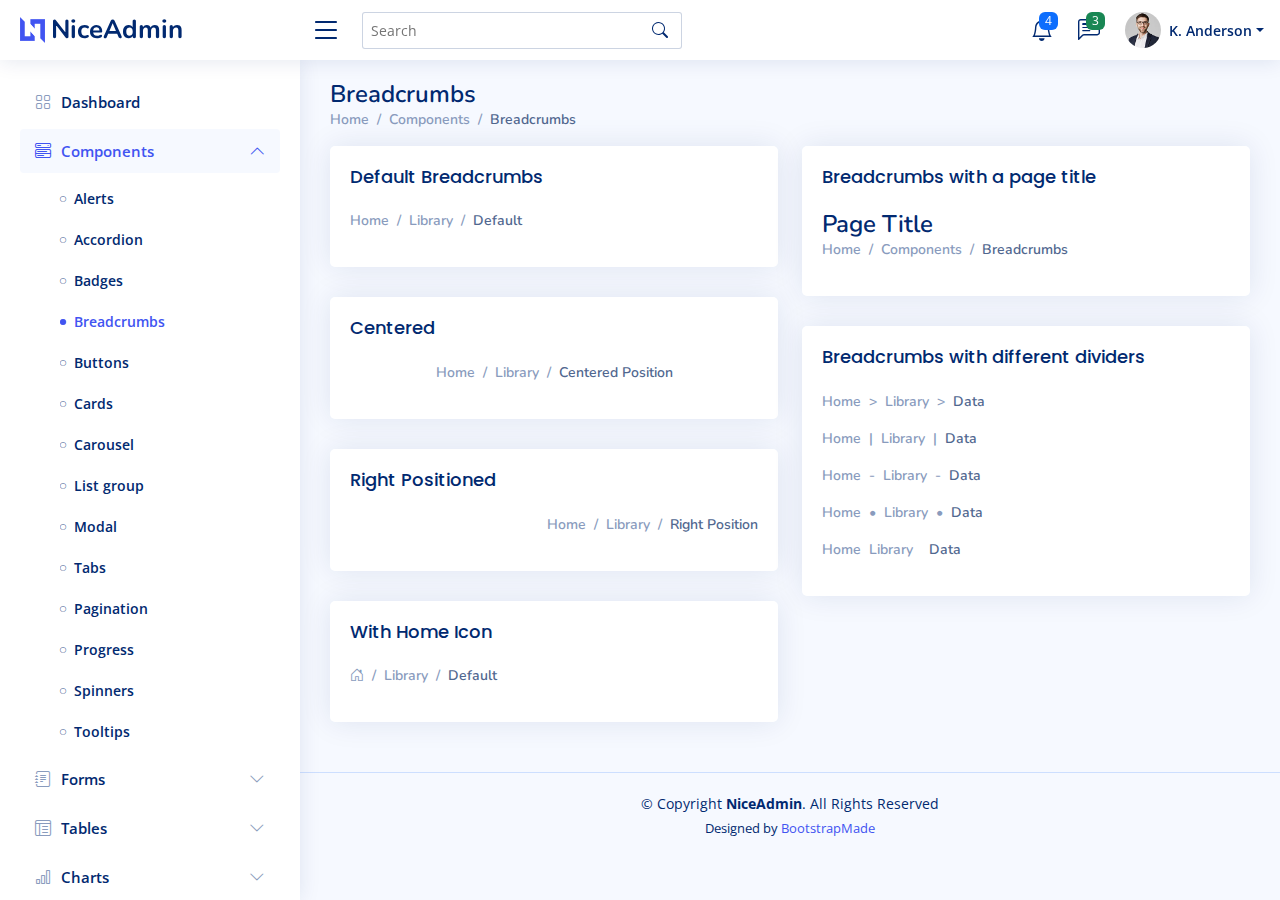
<file: assets/NiceAdmin/components-breadcrumbs.html>
<!DOCTYPE html>
<html lang="en">

<head>
  <meta charset="utf-8">
  <meta content="width=device-width, initial-scale=1.0" name="viewport">

  <title>Components / Breadcrumbs - NiceAdmin Bootstrap Template</title>
  <meta content="" name="description">
  <meta content="" name="keywords">

  <!-- Favicons -->
  <link href="assets/img/favicon.png" rel="icon">
  <link href="assets/img/apple-touch-icon.png" rel="apple-touch-icon">

  <!-- Google Fonts -->
  <link href="https://fonts.gstatic.com" rel="preconnect">
  <link href="https://fonts.googleapis.com/css?family=Open+Sans:300,300i,400,400i,600,600i,700,700i|Nunito:300,300i,400,400i,600,600i,700,700i|Poppins:300,300i,400,400i,500,500i,600,600i,700,700i" rel="stylesheet">

  <!-- Vendor CSS Files -->
  <link href="assets/vendor/bootstrap/css/bootstrap.min.css" rel="stylesheet">
  <link href="assets/vendor/bootstrap-icons/bootstrap-icons.css" rel="stylesheet">
  <link href="assets/vendor/boxicons/css/boxicons.min.css" rel="stylesheet">
  <link href="assets/vendor/quill/quill.snow.css" rel="stylesheet">
  <link href="assets/vendor/quill/quill.bubble.css" rel="stylesheet">
  <link href="assets/vendor/remixicon/remixicon.css" rel="stylesheet">
  <link href="assets/vendor/simple-datatables/style.css" rel="stylesheet">

  <!-- Template Main CSS File -->
  <link href="assets/css/style.css" rel="stylesheet">

  <!-- =======================================================
  * Template Name: NiceAdmin
  * Template URL: https://bootstrapmade.com/nice-admin-bootstrap-admin-html-template/
  * Updated: Apr 20 2024 with Bootstrap v5.3.3
  * Author: BootstrapMade.com
  * License: https://bootstrapmade.com/license/
  ======================================================== -->
</head>

<body>

  <!-- ======= Header ======= -->
  <header id="header" class="header fixed-top d-flex align-items-center">

    <div class="d-flex align-items-center justify-content-between">
      <a href="index.html" class="logo d-flex align-items-center">
        <img src="assets/img/logo.png" alt="">
        <span class="d-none d-lg-block">NiceAdmin</span>
      </a>
      <i class="bi bi-list toggle-sidebar-btn"></i>
    </div><!-- End Logo -->

    <div class="search-bar">
      <form class="search-form d-flex align-items-center" method="POST" action="#">
        <input type="text" name="query" placeholder="Search" title="Enter search keyword">
        <button type="submit" title="Search"><i class="bi bi-search"></i></button>
      </form>
    </div><!-- End Search Bar -->

    <nav class="header-nav ms-auto">
      <ul class="d-flex align-items-center">

        <li class="nav-item d-block d-lg-none">
          <a class="nav-link nav-icon search-bar-toggle " href="#">
            <i class="bi bi-search"></i>
          </a>
        </li><!-- End Search Icon-->

        <li class="nav-item dropdown">

          <a class="nav-link nav-icon" href="#" data-bs-toggle="dropdown">
            <i class="bi bi-bell"></i>
            <span class="badge bg-primary badge-number">4</span>
          </a><!-- End Notification Icon -->

          <ul class="dropdown-menu dropdown-menu-end dropdown-menu-arrow notifications">
            <li class="dropdown-header">
              You have 4 new notifications
              <a href="#"><span class="badge rounded-pill bg-primary p-2 ms-2">View all</span></a>
            </li>
            <li>
              <hr class="dropdown-divider">
            </li>

            <li class="notification-item">
              <i class="bi bi-exclamation-circle text-warning"></i>
              <div>
                <h4>Lorem Ipsum</h4>
                <p>Quae dolorem earum veritatis oditseno</p>
                <p>30 min. ago</p>
              </div>
            </li>

            <li>
              <hr class="dropdown-divider">
            </li>

            <li class="notification-item">
              <i class="bi bi-x-circle text-danger"></i>
              <div>
                <h4>Atque rerum nesciunt</h4>
                <p>Quae dolorem earum veritatis oditseno</p>
                <p>1 hr. ago</p>
              </div>
            </li>

            <li>
              <hr class="dropdown-divider">
            </li>

            <li class="notification-item">
              <i class="bi bi-check-circle text-success"></i>
              <div>
                <h4>Sit rerum fuga</h4>
                <p>Quae dolorem earum veritatis oditseno</p>
                <p>2 hrs. ago</p>
              </div>
            </li>

            <li>
              <hr class="dropdown-divider">
            </li>

            <li class="notification-item">
              <i class="bi bi-info-circle text-primary"></i>
              <div>
                <h4>Dicta reprehenderit</h4>
                <p>Quae dolorem earum veritatis oditseno</p>
                <p>4 hrs. ago</p>
              </div>
            </li>

            <li>
              <hr class="dropdown-divider">
            </li>
            <li class="dropdown-footer">
              <a href="#">Show all notifications</a>
            </li>

          </ul><!-- End Notification Dropdown Items -->

        </li><!-- End Notification Nav -->

        <li class="nav-item dropdown">

          <a class="nav-link nav-icon" href="#" data-bs-toggle="dropdown">
            <i class="bi bi-chat-left-text"></i>
            <span class="badge bg-success badge-number">3</span>
          </a><!-- End Messages Icon -->

          <ul class="dropdown-menu dropdown-menu-end dropdown-menu-arrow messages">
            <li class="dropdown-header">
              You have 3 new messages
              <a href="#"><span class="badge rounded-pill bg-primary p-2 ms-2">View all</span></a>
            </li>
            <li>
              <hr class="dropdown-divider">
            </li>

            <li class="message-item">
              <a href="#">
                <img src="assets/img/messages-1.jpg" alt="" class="rounded-circle">
                <div>
                  <h4>Maria Hudson</h4>
                  <p>Velit asperiores et ducimus soluta repudiandae labore officia est ut...</p>
                  <p>4 hrs. ago</p>
                </div>
              </a>
            </li>
            <li>
              <hr class="dropdown-divider">
            </li>

            <li class="message-item">
              <a href="#">
                <img src="assets/img/messages-2.jpg" alt="" class="rounded-circle">
                <div>
                  <h4>Anna Nelson</h4>
                  <p>Velit asperiores et ducimus soluta repudiandae labore officia est ut...</p>
                  <p>6 hrs. ago</p>
                </div>
              </a>
            </li>
            <li>
              <hr class="dropdown-divider">
            </li>

            <li class="message-item">
              <a href="#">
                <img src="assets/img/messages-3.jpg" alt="" class="rounded-circle">
                <div>
                  <h4>David Muldon</h4>
                  <p>Velit asperiores et ducimus soluta repudiandae labore officia est ut...</p>
                  <p>8 hrs. ago</p>
                </div>
              </a>
            </li>
            <li>
              <hr class="dropdown-divider">
            </li>

            <li class="dropdown-footer">
              <a href="#">Show all messages</a>
            </li>

          </ul><!-- End Messages Dropdown Items -->

        </li><!-- End Messages Nav -->

        <li class="nav-item dropdown pe-3">

          <a class="nav-link nav-profile d-flex align-items-center pe-0" href="#" data-bs-toggle="dropdown">
            <img src="assets/img/profile-img.jpg" alt="Profile" class="rounded-circle">
            <span class="d-none d-md-block dropdown-toggle ps-2">K. Anderson</span>
          </a><!-- End Profile Iamge Icon -->

          <ul class="dropdown-menu dropdown-menu-end dropdown-menu-arrow profile">
            <li class="dropdown-header">
              <h6>Kevin Anderson</h6>
              <span>Web Designer</span>
            </li>
            <li>
              <hr class="dropdown-divider">
            </li>

            <li>
              <a class="dropdown-item d-flex align-items-center" href="users-profile.html">
                <i class="bi bi-person"></i>
                <span>My Profile</span>
              </a>
            </li>
            <li>
              <hr class="dropdown-divider">
            </li>

            <li>
              <a class="dropdown-item d-flex align-items-center" href="users-profile.html">
                <i class="bi bi-gear"></i>
                <span>Account Settings</span>
              </a>
            </li>
            <li>
              <hr class="dropdown-divider">
            </li>

            <li>
              <a class="dropdown-item d-flex align-items-center" href="pages-faq.html">
                <i class="bi bi-question-circle"></i>
                <span>Need Help?</span>
              </a>
            </li>
            <li>
              <hr class="dropdown-divider">
            </li>

            <li>
              <a class="dropdown-item d-flex align-items-center" href="#">
                <i class="bi bi-box-arrow-right"></i>
                <span>Sign Out</span>
              </a>
            </li>

          </ul><!-- End Profile Dropdown Items -->
        </li><!-- End Profile Nav -->

      </ul>
    </nav><!-- End Icons Navigation -->

  </header><!-- End Header -->

  <!-- ======= Sidebar ======= -->
  <aside id="sidebar" class="sidebar">

    <ul class="sidebar-nav" id="sidebar-nav">

      <li class="nav-item">
        <a class="nav-link collapsed" href="index.html">
          <i class="bi bi-grid"></i>
          <span>Dashboard</span>
        </a>
      </li><!-- End Dashboard Nav -->

      <li class="nav-item">
        <a class="nav-link " data-bs-target="#components-nav" data-bs-toggle="collapse" href="#">
          <i class="bi bi-menu-button-wide"></i><span>Components</span><i class="bi bi-chevron-down ms-auto"></i>
        </a>
        <ul id="components-nav" class="nav-content collapse show" data-bs-parent="#sidebar-nav">
          <li>
            <a href="components-alerts.html">
              <i class="bi bi-circle"></i><span>Alerts</span>
            </a>
          </li>
          <li>
            <a href="components-accordion.html">
              <i class="bi bi-circle"></i><span>Accordion</span>
            </a>
          </li>
          <li>
            <a href="components-badges.html">
              <i class="bi bi-circle"></i><span>Badges</span>
            </a>
          </li>
          <li>
            <a href="components-breadcrumbs.html" class="active">
              <i class="bi bi-circle"></i><span>Breadcrumbs</span>
            </a>
          </li>
          <li>
            <a href="components-buttons.html">
              <i class="bi bi-circle"></i><span>Buttons</span>
            </a>
          </li>
          <li>
            <a href="components-cards.html">
              <i class="bi bi-circle"></i><span>Cards</span>
            </a>
          </li>
          <li>
            <a href="components-carousel.html">
              <i class="bi bi-circle"></i><span>Carousel</span>
            </a>
          </li>
          <li>
            <a href="components-list-group.html">
              <i class="bi bi-circle"></i><span>List group</span>
            </a>
          </li>
          <li>
            <a href="components-modal.html">
              <i class="bi bi-circle"></i><span>Modal</span>
            </a>
          </li>
          <li>
            <a href="components-tabs.html">
              <i class="bi bi-circle"></i><span>Tabs</span>
            </a>
          </li>
          <li>
            <a href="components-pagination.html">
              <i class="bi bi-circle"></i><span>Pagination</span>
            </a>
          </li>
          <li>
            <a href="components-progress.html">
              <i class="bi bi-circle"></i><span>Progress</span>
            </a>
          </li>
          <li>
            <a href="components-spinners.html">
              <i class="bi bi-circle"></i><span>Spinners</span>
            </a>
          </li>
          <li>
            <a href="components-tooltips.html">
              <i class="bi bi-circle"></i><span>Tooltips</span>
            </a>
          </li>
        </ul>
      </li><!-- End Components Nav -->

      <li class="nav-item">
        <a class="nav-link collapsed" data-bs-target="#forms-nav" data-bs-toggle="collapse" href="#">
          <i class="bi bi-journal-text"></i><span>Forms</span><i class="bi bi-chevron-down ms-auto"></i>
        </a>
        <ul id="forms-nav" class="nav-content collapse " data-bs-parent="#sidebar-nav">
          <li>
            <a href="forms-elements.html">
              <i class="bi bi-circle"></i><span>Form Elements</span>
            </a>
          </li>
          <li>
            <a href="forms-layouts.html">
              <i class="bi bi-circle"></i><span>Form Layouts</span>
            </a>
          </li>
          <li>
            <a href="forms-editors.html">
              <i class="bi bi-circle"></i><span>Form Editors</span>
            </a>
          </li>
          <li>
            <a href="forms-validation.html">
              <i class="bi bi-circle"></i><span>Form Validation</span>
            </a>
          </li>
        </ul>
      </li><!-- End Forms Nav -->

      <li class="nav-item">
        <a class="nav-link collapsed" data-bs-target="#tables-nav" data-bs-toggle="collapse" href="#">
          <i class="bi bi-layout-text-window-reverse"></i><span>Tables</span><i class="bi bi-chevron-down ms-auto"></i>
        </a>
        <ul id="tables-nav" class="nav-content collapse " data-bs-parent="#sidebar-nav">
          <li>
            <a href="tables-general.html">
              <i class="bi bi-circle"></i><span>General Tables</span>
            </a>
          </li>
          <li>
            <a href="tables-data.html">
              <i class="bi bi-circle"></i><span>Data Tables</span>
            </a>
          </li>
        </ul>
      </li><!-- End Tables Nav -->

      <li class="nav-item">
        <a class="nav-link collapsed" data-bs-target="#charts-nav" data-bs-toggle="collapse" href="#">
          <i class="bi bi-bar-chart"></i><span>Charts</span><i class="bi bi-chevron-down ms-auto"></i>
        </a>
        <ul id="charts-nav" class="nav-content collapse " data-bs-parent="#sidebar-nav">
          <li>
            <a href="charts-chartjs.html">
              <i class="bi bi-circle"></i><span>Chart.js</span>
            </a>
          </li>
          <li>
            <a href="charts-apexcharts.html">
              <i class="bi bi-circle"></i><span>ApexCharts</span>
            </a>
          </li>
          <li>
            <a href="charts-echarts.html">
              <i class="bi bi-circle"></i><span>ECharts</span>
            </a>
          </li>
        </ul>
      </li><!-- End Charts Nav -->

      <li class="nav-item">
        <a class="nav-link collapsed" data-bs-target="#icons-nav" data-bs-toggle="collapse" href="#">
          <i class="bi bi-gem"></i><span>Icons</span><i class="bi bi-chevron-down ms-auto"></i>
        </a>
        <ul id="icons-nav" class="nav-content collapse " data-bs-parent="#sidebar-nav">
          <li>
            <a href="icons-bootstrap.html">
              <i class="bi bi-circle"></i><span>Bootstrap Icons</span>
            </a>
          </li>
          <li>
            <a href="icons-remix.html">
              <i class="bi bi-circle"></i><span>Remix Icons</span>
            </a>
          </li>
          <li>
            <a href="icons-boxicons.html">
              <i class="bi bi-circle"></i><span>Boxicons</span>
            </a>
          </li>
        </ul>
      </li><!-- End Icons Nav -->

      <li class="nav-heading">Pages</li>

      <li class="nav-item">
        <a class="nav-link collapsed" href="users-profile.html">
          <i class="bi bi-person"></i>
          <span>Profile</span>
        </a>
      </li><!-- End Profile Page Nav -->

      <li class="nav-item">
        <a class="nav-link collapsed" href="pages-faq.html">
          <i class="bi bi-question-circle"></i>
          <span>F.A.Q</span>
        </a>
      </li><!-- End F.A.Q Page Nav -->

      <li class="nav-item">
        <a class="nav-link collapsed" href="pages-contact.html">
          <i class="bi bi-envelope"></i>
          <span>Contact</span>
        </a>
      </li><!-- End Contact Page Nav -->

      <li class="nav-item">
        <a class="nav-link collapsed" href="pages-register.html">
          <i class="bi bi-card-list"></i>
          <span>Register</span>
        </a>
      </li><!-- End Register Page Nav -->

      <li class="nav-item">
        <a class="nav-link collapsed" href="pages-login.html">
          <i class="bi bi-box-arrow-in-right"></i>
          <span>Login</span>
        </a>
      </li><!-- End Login Page Nav -->

      <li class="nav-item">
        <a class="nav-link collapsed" href="pages-error-404.html">
          <i class="bi bi-dash-circle"></i>
          <span>Error 404</span>
        </a>
      </li><!-- End Error 404 Page Nav -->

      <li class="nav-item">
        <a class="nav-link collapsed" href="pages-blank.html">
          <i class="bi bi-file-earmark"></i>
          <span>Blank</span>
        </a>
      </li><!-- End Blank Page Nav -->

    </ul>

  </aside><!-- End Sidebar-->

  <main id="main" class="main">

    <div class="pagetitle">
      <h1>Breadcrumbs</h1>
      <nav>
        <ol class="breadcrumb">
          <li class="breadcrumb-item"><a href="index.html">Home</a></li>
          <li class="breadcrumb-item">Components</li>
          <li class="breadcrumb-item active">Breadcrumbs</li>
        </ol>
      </nav>
    </div><!-- End Page Title -->

    <section class="section">
      <div class="row">
        <div class="col-lg-6">

          <div class="card">
            <div class="card-body">
              <h5 class="card-title">Default Breadcrumbs</h5>

              <nav>
                <ol class="breadcrumb">
                  <li class="breadcrumb-item"><a href="index.html">Home</a></li>
                  <li class="breadcrumb-item"><a href="#">Library</a></li>
                  <li class="breadcrumb-item active">Default</li>
                </ol>
              </nav>
            </div>
          </div>

          <div class="card">
            <div class="card-body">
              <h5 class="card-title">Centered</h5>

              <nav class="d-flex justify-content-center">
                <ol class="breadcrumb">
                  <li class="breadcrumb-item"><a href="index.html">Home</a></li>
                  <li class="breadcrumb-item"><a href="#">Library</a></li>
                  <li class="breadcrumb-item active">Centered Position</li>
                </ol>
              </nav>
            </div>
          </div>

          <div class="card">
            <div class="card-body">
              <h5 class="card-title">Right Positioned</h5>

              <nav class="d-flex justify-content-end">
                <ol class="breadcrumb">
                  <li class="breadcrumb-item"><a href="index.html">Home</a></li>
                  <li class="breadcrumb-item"><a href="#">Library</a></li>
                  <li class="breadcrumb-item active">Right Position</li>
                </ol>
              </nav>
            </div>
          </div>

          <div class="card">
            <div class="card-body">
              <h5 class="card-title">With Home Icon</h5>

              <nav>
                <ol class="breadcrumb">
                  <li class="breadcrumb-item"><a href="index.html"><i class="bi bi-house-door"></i></a></li>
                  <li class="breadcrumb-item"><a href="#">Library</a></li>
                  <li class="breadcrumb-item active">Default</li>
                </ol>
              </nav>
            </div>
          </div>

        </div>

        <div class="col-lg-6">

          <div class="card">
            <div class="card-body">
              <h5 class="card-title">Breadcrumbs with a page title</h5>

              <div class="pagetitle">
                <h1>Page Title</h1>
                <nav>
                  <ol class="breadcrumb">
                    <li class="breadcrumb-item"><a href="index.html">Home</a></li>
                    <li class="breadcrumb-item">Components</li>
                    <li class="breadcrumb-item active">Breadcrumbs</li>
                  </ol>
                </nav>
              </div><!-- End Breadcrumbs with a page title -->

            </div>
          </div>

          <div class="card">
            <div class="card-body">
              <h5 class="card-title">Breadcrumbs with different dividers</h5>

              <nav style="--bs-breadcrumb-divider: '>';">
                <ol class="breadcrumb">
                  <li class="breadcrumb-item"><a href="index.html">Home</a></li>
                  <li class="breadcrumb-item"><a href="#">Library</a></li>
                  <li class="breadcrumb-item active">Data</li>
                </ol>
              </nav>

              <nav style="--bs-breadcrumb-divider: '|';">
                <ol class="breadcrumb">
                  <li class="breadcrumb-item"><a href="index.html">Home</a></li>
                  <li class="breadcrumb-item"><a href="#">Library</a></li>
                  <li class="breadcrumb-item active">Data</li>
                </ol>
              </nav>

              <nav style="--bs-breadcrumb-divider: '-';">
                <ol class="breadcrumb">
                  <li class="breadcrumb-item"><a href="index.html">Home</a></li>
                  <li class="breadcrumb-item"><a href="#">Library</a></li>
                  <li class="breadcrumb-item active">Data</li>
                </ol>
              </nav>

              <nav style="--bs-breadcrumb-divider: '•';">
                <ol class="breadcrumb">
                  <li class="breadcrumb-item"><a href="index.html">Home</a></li>
                  <li class="breadcrumb-item"><a href="#">Library</a></li>
                  <li class="breadcrumb-item active">Data</li>
                </ol>
              </nav>

              <nav style="--bs-breadcrumb-divider: '';">
                <ol class="breadcrumb">
                  <li class="breadcrumb-item"><a href="index.html">Home</a></li>
                  <li class="breadcrumb-item"><a href="#">Library</a></li>
                  <li class="breadcrumb-item active">Data</li>
                </ol>
              </nav>

            </div>
          </div>

        </div>
      </div>
    </section>

  </main><!-- End #main -->

  <!-- ======= Footer ======= -->
  <footer id="footer" class="footer">
    <div class="copyright">
      &copy; Copyright <strong><span>NiceAdmin</span></strong>. All Rights Reserved
    </div>
    <div class="credits">
      <!-- All the links in the footer should remain intact. -->
      <!-- You can delete the links only if you purchased the pro version. -->
      <!-- Licensing information: https://bootstrapmade.com/license/ -->
      <!-- Purchase the pro version with working PHP/AJAX contact form: https://bootstrapmade.com/nice-admin-bootstrap-admin-html-template/ -->
      Designed by <a href="https://bootstrapmade.com/">BootstrapMade</a>
    </div>
  </footer><!-- End Footer -->

  <a href="#" class="back-to-top d-flex align-items-center justify-content-center"><i class="bi bi-arrow-up-short"></i></a>

  <!-- Vendor JS Files -->
  <script src="assets/vendor/apexcharts/apexcharts.min.js"></script>
  <script src="assets/vendor/bootstrap/js/bootstrap.bundle.min.js"></script>
  <script src="assets/vendor/chart.js/chart.umd.js"></script>
  <script src="assets/vendor/echarts/echarts.min.js"></script>
  <script src="assets/vendor/quill/quill.js"></script>
  <script src="assets/vendor/simple-datatables/simple-datatables.js"></script>
  <script src="assets/vendor/tinymce/tinymce.min.js"></script>
  <script src="assets/vendor/php-email-form/validate.js"></script>

  <!-- Template Main JS File -->
  <script src="assets/js/main.js"></script>

</body>

</html>
</file>
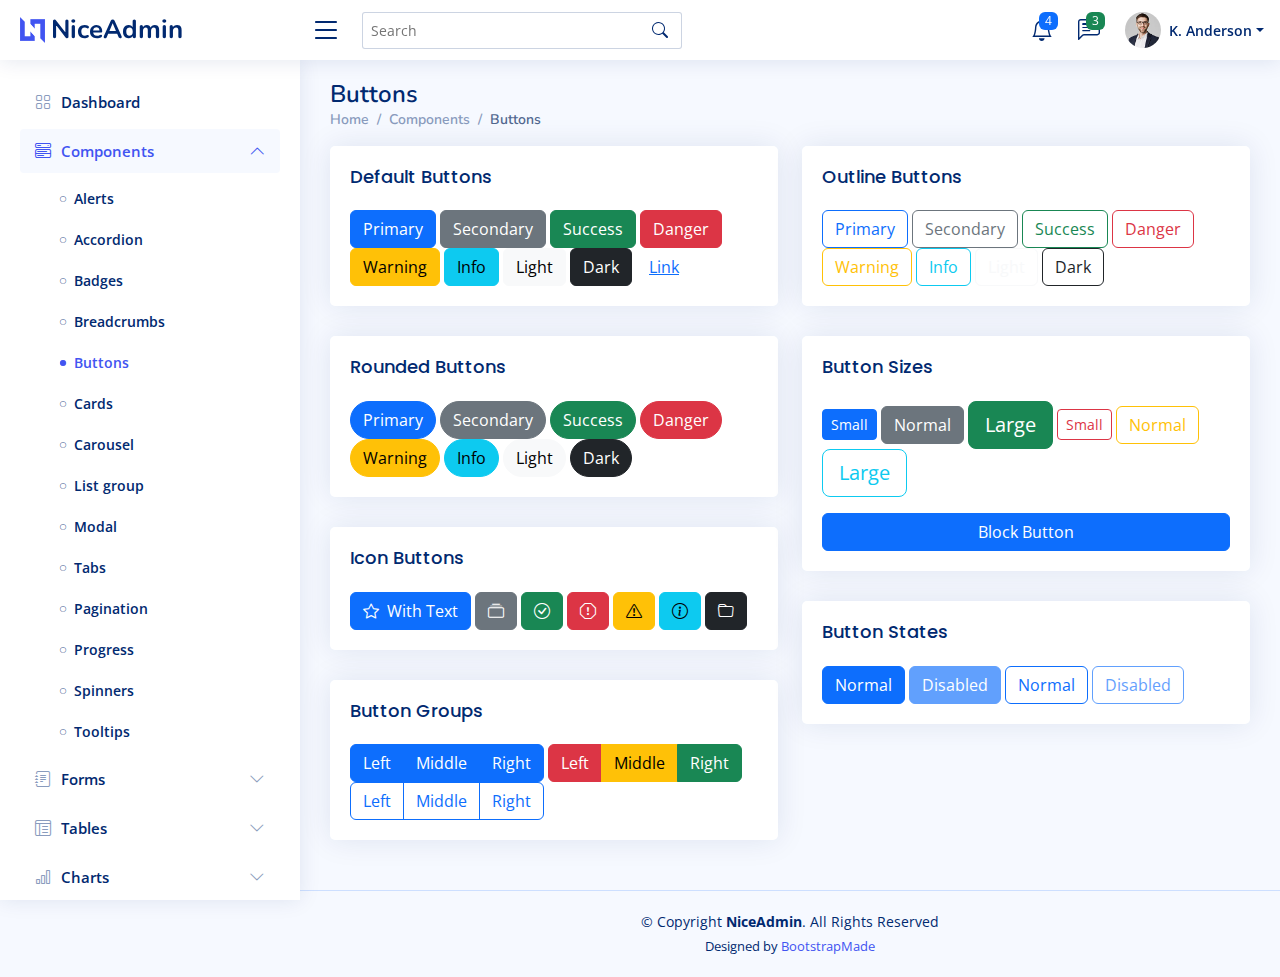
<file: assets/NiceAdmin/components-buttons.html>
<!DOCTYPE html>
<html lang="en">

<head>
  <meta charset="utf-8">
  <meta content="width=device-width, initial-scale=1.0" name="viewport">

  <title>Components / Buttons - NiceAdmin Bootstrap Template</title>
  <meta content="" name="description">
  <meta content="" name="keywords">

  <!-- Favicons -->
  <link href="assets/img/favicon.png" rel="icon">
  <link href="assets/img/apple-touch-icon.png" rel="apple-touch-icon">

  <!-- Google Fonts -->
  <link href="https://fonts.gstatic.com" rel="preconnect">
  <link href="https://fonts.googleapis.com/css?family=Open+Sans:300,300i,400,400i,600,600i,700,700i|Nunito:300,300i,400,400i,600,600i,700,700i|Poppins:300,300i,400,400i,500,500i,600,600i,700,700i" rel="stylesheet">

  <!-- Vendor CSS Files -->
  <link href="assets/vendor/bootstrap/css/bootstrap.min.css" rel="stylesheet">
  <link href="assets/vendor/bootstrap-icons/bootstrap-icons.css" rel="stylesheet">
  <link href="assets/vendor/boxicons/css/boxicons.min.css" rel="stylesheet">
  <link href="assets/vendor/quill/quill.snow.css" rel="stylesheet">
  <link href="assets/vendor/quill/quill.bubble.css" rel="stylesheet">
  <link href="assets/vendor/remixicon/remixicon.css" rel="stylesheet">
  <link href="assets/vendor/simple-datatables/style.css" rel="stylesheet">

  <!-- Template Main CSS File -->
  <link href="assets/css/style.css" rel="stylesheet">

  <!-- =======================================================
  * Template Name: NiceAdmin
  * Template URL: https://bootstrapmade.com/nice-admin-bootstrap-admin-html-template/
  * Updated: Apr 20 2024 with Bootstrap v5.3.3
  * Author: BootstrapMade.com
  * License: https://bootstrapmade.com/license/
  ======================================================== -->
</head>

<body>

  <!-- ======= Header ======= -->
  <header id="header" class="header fixed-top d-flex align-items-center">

    <div class="d-flex align-items-center justify-content-between">
      <a href="index.html" class="logo d-flex align-items-center">
        <img src="assets/img/logo.png" alt="">
        <span class="d-none d-lg-block">NiceAdmin</span>
      </a>
      <i class="bi bi-list toggle-sidebar-btn"></i>
    </div><!-- End Logo -->

    <div class="search-bar">
      <form class="search-form d-flex align-items-center" method="POST" action="#">
        <input type="text" name="query" placeholder="Search" title="Enter search keyword">
        <button type="submit" title="Search"><i class="bi bi-search"></i></button>
      </form>
    </div><!-- End Search Bar -->

    <nav class="header-nav ms-auto">
      <ul class="d-flex align-items-center">

        <li class="nav-item d-block d-lg-none">
          <a class="nav-link nav-icon search-bar-toggle " href="#">
            <i class="bi bi-search"></i>
          </a>
        </li><!-- End Search Icon-->

        <li class="nav-item dropdown">

          <a class="nav-link nav-icon" href="#" data-bs-toggle="dropdown">
            <i class="bi bi-bell"></i>
            <span class="badge bg-primary badge-number">4</span>
          </a><!-- End Notification Icon -->

          <ul class="dropdown-menu dropdown-menu-end dropdown-menu-arrow notifications">
            <li class="dropdown-header">
              You have 4 new notifications
              <a href="#"><span class="badge rounded-pill bg-primary p-2 ms-2">View all</span></a>
            </li>
            <li>
              <hr class="dropdown-divider">
            </li>

            <li class="notification-item">
              <i class="bi bi-exclamation-circle text-warning"></i>
              <div>
                <h4>Lorem Ipsum</h4>
                <p>Quae dolorem earum veritatis oditseno</p>
                <p>30 min. ago</p>
              </div>
            </li>

            <li>
              <hr class="dropdown-divider">
            </li>

            <li class="notification-item">
              <i class="bi bi-x-circle text-danger"></i>
              <div>
                <h4>Atque rerum nesciunt</h4>
                <p>Quae dolorem earum veritatis oditseno</p>
                <p>1 hr. ago</p>
              </div>
            </li>

            <li>
              <hr class="dropdown-divider">
            </li>

            <li class="notification-item">
              <i class="bi bi-check-circle text-success"></i>
              <div>
                <h4>Sit rerum fuga</h4>
                <p>Quae dolorem earum veritatis oditseno</p>
                <p>2 hrs. ago</p>
              </div>
            </li>

            <li>
              <hr class="dropdown-divider">
            </li>

            <li class="notification-item">
              <i class="bi bi-info-circle text-primary"></i>
              <div>
                <h4>Dicta reprehenderit</h4>
                <p>Quae dolorem earum veritatis oditseno</p>
                <p>4 hrs. ago</p>
              </div>
            </li>

            <li>
              <hr class="dropdown-divider">
            </li>
            <li class="dropdown-footer">
              <a href="#">Show all notifications</a>
            </li>

          </ul><!-- End Notification Dropdown Items -->

        </li><!-- End Notification Nav -->

        <li class="nav-item dropdown">

          <a class="nav-link nav-icon" href="#" data-bs-toggle="dropdown">
            <i class="bi bi-chat-left-text"></i>
            <span class="badge bg-success badge-number">3</span>
          </a><!-- End Messages Icon -->

          <ul class="dropdown-menu dropdown-menu-end dropdown-menu-arrow messages">
            <li class="dropdown-header">
              You have 3 new messages
              <a href="#"><span class="badge rounded-pill bg-primary p-2 ms-2">View all</span></a>
            </li>
            <li>
              <hr class="dropdown-divider">
            </li>

            <li class="message-item">
              <a href="#">
                <img src="assets/img/messages-1.jpg" alt="" class="rounded-circle">
                <div>
                  <h4>Maria Hudson</h4>
                  <p>Velit asperiores et ducimus soluta repudiandae labore officia est ut...</p>
                  <p>4 hrs. ago</p>
                </div>
              </a>
            </li>
            <li>
              <hr class="dropdown-divider">
            </li>

            <li class="message-item">
              <a href="#">
                <img src="assets/img/messages-2.jpg" alt="" class="rounded-circle">
                <div>
                  <h4>Anna Nelson</h4>
                  <p>Velit asperiores et ducimus soluta repudiandae labore officia est ut...</p>
                  <p>6 hrs. ago</p>
                </div>
              </a>
            </li>
            <li>
              <hr class="dropdown-divider">
            </li>

            <li class="message-item">
              <a href="#">
                <img src="assets/img/messages-3.jpg" alt="" class="rounded-circle">
                <div>
                  <h4>David Muldon</h4>
                  <p>Velit asperiores et ducimus soluta repudiandae labore officia est ut...</p>
                  <p>8 hrs. ago</p>
                </div>
              </a>
            </li>
            <li>
              <hr class="dropdown-divider">
            </li>

            <li class="dropdown-footer">
              <a href="#">Show all messages</a>
            </li>

          </ul><!-- End Messages Dropdown Items -->

        </li><!-- End Messages Nav -->

        <li class="nav-item dropdown pe-3">

          <a class="nav-link nav-profile d-flex align-items-center pe-0" href="#" data-bs-toggle="dropdown">
            <img src="assets/img/profile-img.jpg" alt="Profile" class="rounded-circle">
            <span class="d-none d-md-block dropdown-toggle ps-2">K. Anderson</span>
          </a><!-- End Profile Iamge Icon -->

          <ul class="dropdown-menu dropdown-menu-end dropdown-menu-arrow profile">
            <li class="dropdown-header">
              <h6>Kevin Anderson</h6>
              <span>Web Designer</span>
            </li>
            <li>
              <hr class="dropdown-divider">
            </li>

            <li>
              <a class="dropdown-item d-flex align-items-center" href="users-profile.html">
                <i class="bi bi-person"></i>
                <span>My Profile</span>
              </a>
            </li>
            <li>
              <hr class="dropdown-divider">
            </li>

            <li>
              <a class="dropdown-item d-flex align-items-center" href="users-profile.html">
                <i class="bi bi-gear"></i>
                <span>Account Settings</span>
              </a>
            </li>
            <li>
              <hr class="dropdown-divider">
            </li>

            <li>
              <a class="dropdown-item d-flex align-items-center" href="pages-faq.html">
                <i class="bi bi-question-circle"></i>
                <span>Need Help?</span>
              </a>
            </li>
            <li>
              <hr class="dropdown-divider">
            </li>

            <li>
              <a class="dropdown-item d-flex align-items-center" href="#">
                <i class="bi bi-box-arrow-right"></i>
                <span>Sign Out</span>
              </a>
            </li>

          </ul><!-- End Profile Dropdown Items -->
        </li><!-- End Profile Nav -->

      </ul>
    </nav><!-- End Icons Navigation -->

  </header><!-- End Header -->

  <!-- ======= Sidebar ======= -->
  <aside id="sidebar" class="sidebar">

    <ul class="sidebar-nav" id="sidebar-nav">

      <li class="nav-item">
        <a class="nav-link collapsed" href="index.html">
          <i class="bi bi-grid"></i>
          <span>Dashboard</span>
        </a>
      </li><!-- End Dashboard Nav -->

      <li class="nav-item">
        <a class="nav-link " data-bs-target="#components-nav" data-bs-toggle="collapse" href="#">
          <i class="bi bi-menu-button-wide"></i><span>Components</span><i class="bi bi-chevron-down ms-auto"></i>
        </a>
        <ul id="components-nav" class="nav-content collapse show" data-bs-parent="#sidebar-nav">
          <li>
            <a href="components-alerts.html">
              <i class="bi bi-circle"></i><span>Alerts</span>
            </a>
          </li>
          <li>
            <a href="components-accordion.html">
              <i class="bi bi-circle"></i><span>Accordion</span>
            </a>
          </li>
          <li>
            <a href="components-badges.html">
              <i class="bi bi-circle"></i><span>Badges</span>
            </a>
          </li>
          <li>
            <a href="components-breadcrumbs.html">
              <i class="bi bi-circle"></i><span>Breadcrumbs</span>
            </a>
          </li>
          <li>
            <a href="components-buttons.html" class="active">
              <i class="bi bi-circle"></i><span>Buttons</span>
            </a>
          </li>
          <li>
            <a href="components-cards.html">
              <i class="bi bi-circle"></i><span>Cards</span>
            </a>
          </li>
          <li>
            <a href="components-carousel.html">
              <i class="bi bi-circle"></i><span>Carousel</span>
            </a>
          </li>
          <li>
            <a href="components-list-group.html">
              <i class="bi bi-circle"></i><span>List group</span>
            </a>
          </li>
          <li>
            <a href="components-modal.html">
              <i class="bi bi-circle"></i><span>Modal</span>
            </a>
          </li>
          <li>
            <a href="components-tabs.html">
              <i class="bi bi-circle"></i><span>Tabs</span>
            </a>
          </li>
          <li>
            <a href="components-pagination.html">
              <i class="bi bi-circle"></i><span>Pagination</span>
            </a>
          </li>
          <li>
            <a href="components-progress.html">
              <i class="bi bi-circle"></i><span>Progress</span>
            </a>
          </li>
          <li>
            <a href="components-spinners.html">
              <i class="bi bi-circle"></i><span>Spinners</span>
            </a>
          </li>
          <li>
            <a href="components-tooltips.html">
              <i class="bi bi-circle"></i><span>Tooltips</span>
            </a>
          </li>
        </ul>
      </li><!-- End Components Nav -->

      <li class="nav-item">
        <a class="nav-link collapsed" data-bs-target="#forms-nav" data-bs-toggle="collapse" href="#">
          <i class="bi bi-journal-text"></i><span>Forms</span><i class="bi bi-chevron-down ms-auto"></i>
        </a>
        <ul id="forms-nav" class="nav-content collapse " data-bs-parent="#sidebar-nav">
          <li>
            <a href="forms-elements.html">
              <i class="bi bi-circle"></i><span>Form Elements</span>
            </a>
          </li>
          <li>
            <a href="forms-layouts.html">
              <i class="bi bi-circle"></i><span>Form Layouts</span>
            </a>
          </li>
          <li>
            <a href="forms-editors.html">
              <i class="bi bi-circle"></i><span>Form Editors</span>
            </a>
          </li>
          <li>
            <a href="forms-validation.html">
              <i class="bi bi-circle"></i><span>Form Validation</span>
            </a>
          </li>
        </ul>
      </li><!-- End Forms Nav -->

      <li class="nav-item">
        <a class="nav-link collapsed" data-bs-target="#tables-nav" data-bs-toggle="collapse" href="#">
          <i class="bi bi-layout-text-window-reverse"></i><span>Tables</span><i class="bi bi-chevron-down ms-auto"></i>
        </a>
        <ul id="tables-nav" class="nav-content collapse " data-bs-parent="#sidebar-nav">
          <li>
            <a href="tables-general.html">
              <i class="bi bi-circle"></i><span>General Tables</span>
            </a>
          </li>
          <li>
            <a href="tables-data.html">
              <i class="bi bi-circle"></i><span>Data Tables</span>
            </a>
          </li>
        </ul>
      </li><!-- End Tables Nav -->

      <li class="nav-item">
        <a class="nav-link collapsed" data-bs-target="#charts-nav" data-bs-toggle="collapse" href="#">
          <i class="bi bi-bar-chart"></i><span>Charts</span><i class="bi bi-chevron-down ms-auto"></i>
        </a>
        <ul id="charts-nav" class="nav-content collapse " data-bs-parent="#sidebar-nav">
          <li>
            <a href="charts-chartjs.html">
              <i class="bi bi-circle"></i><span>Chart.js</span>
            </a>
          </li>
          <li>
            <a href="charts-apexcharts.html">
              <i class="bi bi-circle"></i><span>ApexCharts</span>
            </a>
          </li>
          <li>
            <a href="charts-echarts.html">
              <i class="bi bi-circle"></i><span>ECharts</span>
            </a>
          </li>
        </ul>
      </li><!-- End Charts Nav -->

      <li class="nav-item">
        <a class="nav-link collapsed" data-bs-target="#icons-nav" data-bs-toggle="collapse" href="#">
          <i class="bi bi-gem"></i><span>Icons</span><i class="bi bi-chevron-down ms-auto"></i>
        </a>
        <ul id="icons-nav" class="nav-content collapse " data-bs-parent="#sidebar-nav">
          <li>
            <a href="icons-bootstrap.html">
              <i class="bi bi-circle"></i><span>Bootstrap Icons</span>
            </a>
          </li>
          <li>
            <a href="icons-remix.html">
              <i class="bi bi-circle"></i><span>Remix Icons</span>
            </a>
          </li>
          <li>
            <a href="icons-boxicons.html">
              <i class="bi bi-circle"></i><span>Boxicons</span>
            </a>
          </li>
        </ul>
      </li><!-- End Icons Nav -->

      <li class="nav-heading">Pages</li>

      <li class="nav-item">
        <a class="nav-link collapsed" href="users-profile.html">
          <i class="bi bi-person"></i>
          <span>Profile</span>
        </a>
      </li><!-- End Profile Page Nav -->

      <li class="nav-item">
        <a class="nav-link collapsed" href="pages-faq.html">
          <i class="bi bi-question-circle"></i>
          <span>F.A.Q</span>
        </a>
      </li><!-- End F.A.Q Page Nav -->

      <li class="nav-item">
        <a class="nav-link collapsed" href="pages-contact.html">
          <i class="bi bi-envelope"></i>
          <span>Contact</span>
        </a>
      </li><!-- End Contact Page Nav -->

      <li class="nav-item">
        <a class="nav-link collapsed" href="pages-register.html">
          <i class="bi bi-card-list"></i>
          <span>Register</span>
        </a>
      </li><!-- End Register Page Nav -->

      <li class="nav-item">
        <a class="nav-link collapsed" href="pages-login.html">
          <i class="bi bi-box-arrow-in-right"></i>
          <span>Login</span>
        </a>
      </li><!-- End Login Page Nav -->

      <li class="nav-item">
        <a class="nav-link collapsed" href="pages-error-404.html">
          <i class="bi bi-dash-circle"></i>
          <span>Error 404</span>
        </a>
      </li><!-- End Error 404 Page Nav -->

      <li class="nav-item">
        <a class="nav-link collapsed" href="pages-blank.html">
          <i class="bi bi-file-earmark"></i>
          <span>Blank</span>
        </a>
      </li><!-- End Blank Page Nav -->

    </ul>

  </aside><!-- End Sidebar-->

  <main id="main" class="main">

    <div class="pagetitle">
      <h1>Buttons</h1>
      <nav>
        <ol class="breadcrumb">
          <li class="breadcrumb-item"><a href="index.html">Home</a></li>
          <li class="breadcrumb-item">Components</li>
          <li class="breadcrumb-item active">Buttons</li>
        </ol>
      </nav>
    </div><!-- End Page Title -->

    <section class="section">
      <div class="row">
        <div class="col-lg-6">

          <div class="card">
            <div class="card-body">
              <h5 class="card-title">Default Buttons</h5>

              <button type="button" class="btn btn-primary">Primary</button>
              <button type="button" class="btn btn-secondary">Secondary</button>
              <button type="button" class="btn btn-success">Success</button>
              <button type="button" class="btn btn-danger">Danger</button>
              <button type="button" class="btn btn-warning">Warning</button>
              <button type="button" class="btn btn-info">Info</button>
              <button type="button" class="btn btn-light">Light</button>
              <button type="button" class="btn btn-dark">Dark</button>
              <button type="button" class="btn btn-link">Link</button>
            </div>
          </div>

          <div class="card">
            <div class="card-body">
              <h5 class="card-title">Rounded Buttons</h5>

              <button type="button" class="btn btn-primary rounded-pill">Primary</button>
              <button type="button" class="btn btn-secondary rounded-pill">Secondary</button>
              <button type="button" class="btn btn-success rounded-pill">Success</button>
              <button type="button" class="btn btn-danger rounded-pill">Danger</button>
              <button type="button" class="btn btn-warning rounded-pill">Warning</button>
              <button type="button" class="btn btn-info rounded-pill">Info</button>
              <button type="button" class="btn btn-light rounded-pill">Light</button>
              <button type="button" class="btn btn-dark rounded-pill">Dark</button>
            </div>
          </div>

          <div class="card">
            <div class="card-body">
              <h5 class="card-title">Icon Buttons</h5>

              <button type="button" class="btn btn-primary"><i class="bi bi-star me-1"></i> With Text</button>
              <button type="button" class="btn btn-secondary"><i class="bi bi-collection"></i></button>
              <button type="button" class="btn btn-success"><i class="bi bi-check-circle"></i></button>
              <button type="button" class="btn btn-danger"><i class="bi bi-exclamation-octagon"></i></button>
              <button type="button" class="btn btn-warning"><i class="bi bi-exclamation-triangle"></i></button>
              <button type="button" class="btn btn-info"><i class="bi bi-info-circle"></i></button>
              <button type="button" class="btn btn-dark"><i class="bi bi-folder"></i></button>
            </div>
          </div>

          <div class="card">
            <div class="card-body">
              <h5 class="card-title">Button Groups</h5>

              <div class="btn-group" role="group" aria-label="Basic example">
                <button type="button" class="btn btn-primary">Left</button>
                <button type="button" class="btn btn-primary">Middle</button>
                <button type="button" class="btn btn-primary">Right</button>
              </div>

              <div class="btn-group" role="group" aria-label="Basic mixed styles example">
                <button type="button" class="btn btn-danger">Left</button>
                <button type="button" class="btn btn-warning">Middle</button>
                <button type="button" class="btn btn-success">Right</button>
              </div>

              <div class="btn-group" role="group" aria-label="Basic outlined example">
                <button type="button" class="btn btn-outline-primary">Left</button>
                <button type="button" class="btn btn-outline-primary">Middle</button>
                <button type="button" class="btn btn-outline-primary">Right</button>
              </div>

            </div>
          </div>

        </div>

        <div class="col-lg-6">

          <div class="card">
            <div class="card-body">
              <h5 class="card-title">Outline Buttons</h5>

              <button type="button" class="btn btn-outline-primary">Primary</button>
              <button type="button" class="btn btn-outline-secondary">Secondary</button>
              <button type="button" class="btn btn-outline-success">Success</button>
              <button type="button" class="btn btn-outline-danger">Danger</button>
              <button type="button" class="btn btn-outline-warning">Warning</button>
              <button type="button" class="btn btn-outline-info">Info</button>
              <button type="button" class="btn btn-outline-light">Light</button>
              <button type="button" class="btn btn-outline-dark">Dark</button>
            </div>
          </div>

          <div class="card">
            <div class="card-body">
              <h5 class="card-title">Button Sizes</h5>

              <button type="button" class="btn btn-primary btn-sm">Small</button>
              <button type="button" class="btn btn-secondary">Normal</button>
              <button type="button" class="btn btn-success btn-lg">Large</button>

              <button type="button" class="btn btn-outline-danger btn-sm">Small</button>
              <button type="button" class="btn btn-outline-warning">Normal</button>
              <button type="button" class="btn btn-outline-info btn-lg">Large</button>

              <div class="d-grid gap-2 mt-3">
                <button class="btn btn-primary" type="button">Block Button</button>
              </div>

            </div>
          </div>

          <div class="card">
            <div class="card-body">
              <h5 class="card-title">Button States</h5>

              <button type="button" class="btn btn-primary">Normal</button>
              <button type="button" class="btn btn-primary" disabled>Disabled</button>
              <button type="button" class="btn btn-outline-primary">Normal</button>
              <button type="button" class="btn btn-outline-primary" disabled>Disabled</button>
            </div>
          </div>

        </div>
      </div>
    </section>

  </main><!-- End #main -->

  <!-- ======= Footer ======= -->
  <footer id="footer" class="footer">
    <div class="copyright">
      &copy; Copyright <strong><span>NiceAdmin</span></strong>. All Rights Reserved
    </div>
    <div class="credits">
      <!-- All the links in the footer should remain intact. -->
      <!-- You can delete the links only if you purchased the pro version. -->
      <!-- Licensing information: https://bootstrapmade.com/license/ -->
      <!-- Purchase the pro version with working PHP/AJAX contact form: https://bootstrapmade.com/nice-admin-bootstrap-admin-html-template/ -->
      Designed by <a href="https://bootstrapmade.com/">BootstrapMade</a>
    </div>
  </footer><!-- End Footer -->

  <a href="#" class="back-to-top d-flex align-items-center justify-content-center"><i class="bi bi-arrow-up-short"></i></a>

  <!-- Vendor JS Files -->
  <script src="assets/vendor/apexcharts/apexcharts.min.js"></script>
  <script src="assets/vendor/bootstrap/js/bootstrap.bundle.min.js"></script>
  <script src="assets/vendor/chart.js/chart.umd.js"></script>
  <script src="assets/vendor/echarts/echarts.min.js"></script>
  <script src="assets/vendor/quill/quill.js"></script>
  <script src="assets/vendor/simple-datatables/simple-datatables.js"></script>
  <script src="assets/vendor/tinymce/tinymce.min.js"></script>
  <script src="assets/vendor/php-email-form/validate.js"></script>

  <!-- Template Main JS File -->
  <script src="assets/js/main.js"></script>

</body>

</html>
</file>
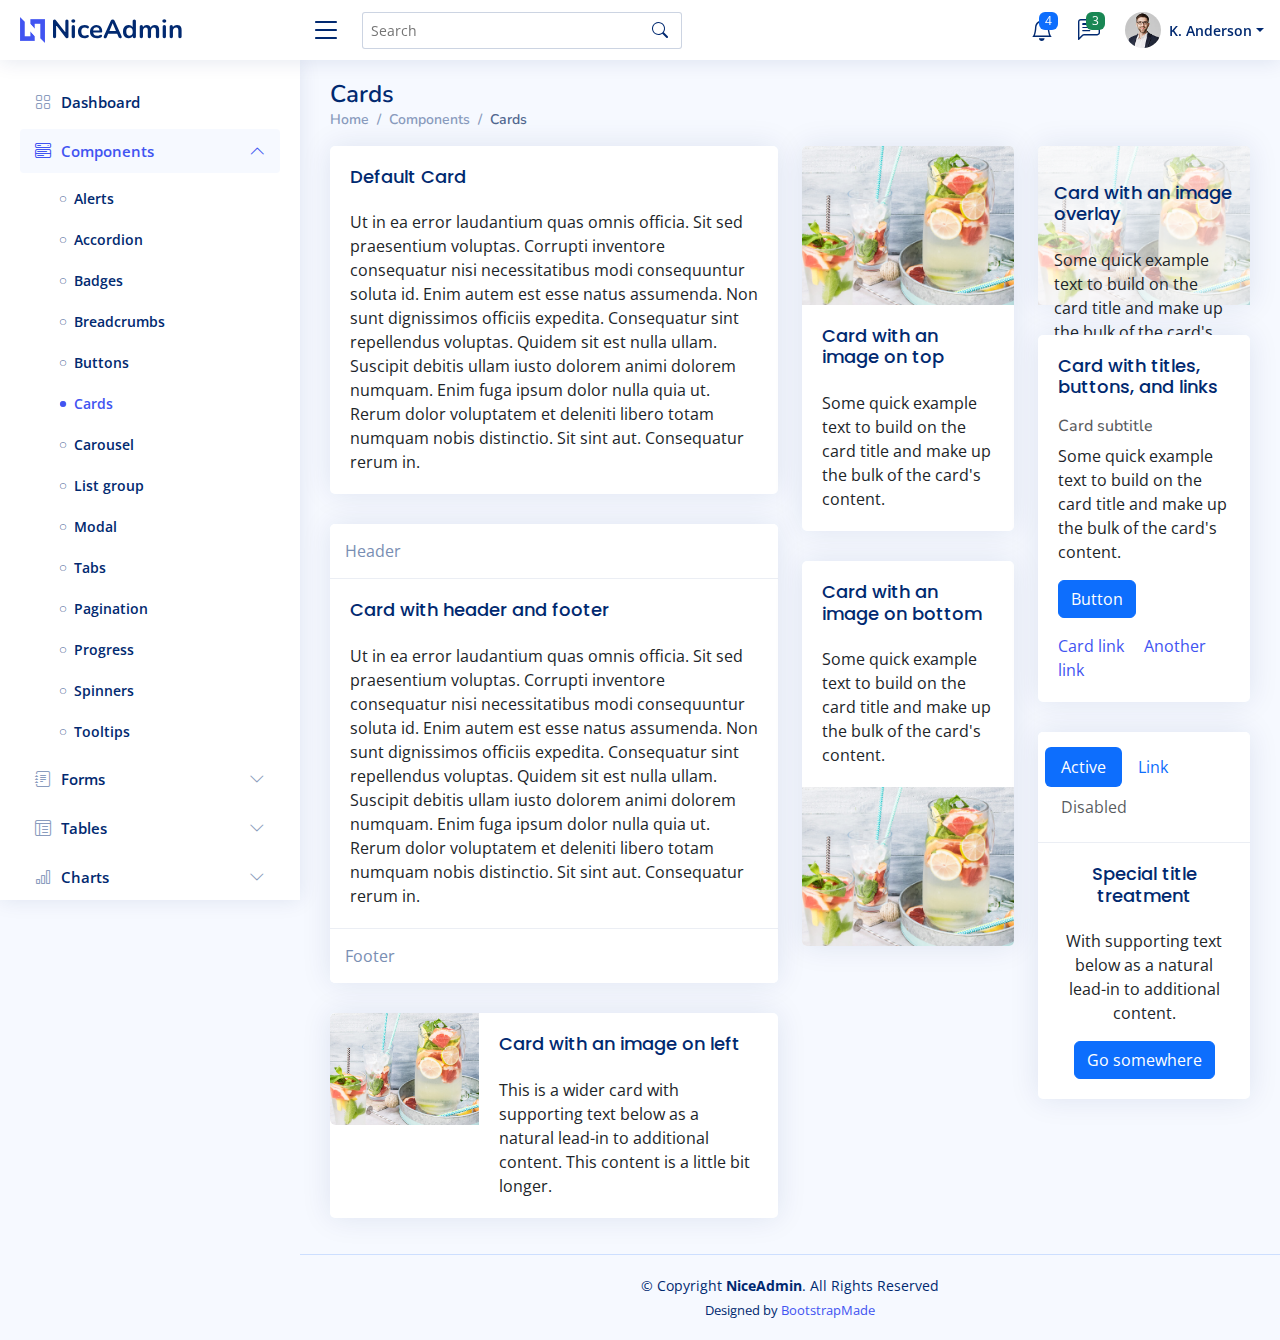
<file: assets/NiceAdmin/components-cards.html>
<!DOCTYPE html>
<html lang="en">

<head>
  <meta charset="utf-8">
  <meta content="width=device-width, initial-scale=1.0" name="viewport">

  <title>Components / Cards - NiceAdmin Bootstrap Template</title>
  <meta content="" name="description">
  <meta content="" name="keywords">

  <!-- Favicons -->
  <link href="assets/img/favicon.png" rel="icon">
  <link href="assets/img/apple-touch-icon.png" rel="apple-touch-icon">

  <!-- Google Fonts -->
  <link href="https://fonts.gstatic.com" rel="preconnect">
  <link href="https://fonts.googleapis.com/css?family=Open+Sans:300,300i,400,400i,600,600i,700,700i|Nunito:300,300i,400,400i,600,600i,700,700i|Poppins:300,300i,400,400i,500,500i,600,600i,700,700i" rel="stylesheet">

  <!-- Vendor CSS Files -->
  <link href="assets/vendor/bootstrap/css/bootstrap.min.css" rel="stylesheet">
  <link href="assets/vendor/bootstrap-icons/bootstrap-icons.css" rel="stylesheet">
  <link href="assets/vendor/boxicons/css/boxicons.min.css" rel="stylesheet">
  <link href="assets/vendor/quill/quill.snow.css" rel="stylesheet">
  <link href="assets/vendor/quill/quill.bubble.css" rel="stylesheet">
  <link href="assets/vendor/remixicon/remixicon.css" rel="stylesheet">
  <link href="assets/vendor/simple-datatables/style.css" rel="stylesheet">

  <!-- Template Main CSS File -->
  <link href="assets/css/style.css" rel="stylesheet">

  <!-- =======================================================
  * Template Name: NiceAdmin
  * Template URL: https://bootstrapmade.com/nice-admin-bootstrap-admin-html-template/
  * Updated: Apr 20 2024 with Bootstrap v5.3.3
  * Author: BootstrapMade.com
  * License: https://bootstrapmade.com/license/
  ======================================================== -->
</head>

<body>

  <!-- ======= Header ======= -->
  <header id="header" class="header fixed-top d-flex align-items-center">

    <div class="d-flex align-items-center justify-content-between">
      <a href="index.html" class="logo d-flex align-items-center">
        <img src="assets/img/logo.png" alt="">
        <span class="d-none d-lg-block">NiceAdmin</span>
      </a>
      <i class="bi bi-list toggle-sidebar-btn"></i>
    </div><!-- End Logo -->

    <div class="search-bar">
      <form class="search-form d-flex align-items-center" method="POST" action="#">
        <input type="text" name="query" placeholder="Search" title="Enter search keyword">
        <button type="submit" title="Search"><i class="bi bi-search"></i></button>
      </form>
    </div><!-- End Search Bar -->

    <nav class="header-nav ms-auto">
      <ul class="d-flex align-items-center">

        <li class="nav-item d-block d-lg-none">
          <a class="nav-link nav-icon search-bar-toggle " href="#">
            <i class="bi bi-search"></i>
          </a>
        </li><!-- End Search Icon-->

        <li class="nav-item dropdown">

          <a class="nav-link nav-icon" href="#" data-bs-toggle="dropdown">
            <i class="bi bi-bell"></i>
            <span class="badge bg-primary badge-number">4</span>
          </a><!-- End Notification Icon -->

          <ul class="dropdown-menu dropdown-menu-end dropdown-menu-arrow notifications">
            <li class="dropdown-header">
              You have 4 new notifications
              <a href="#"><span class="badge rounded-pill bg-primary p-2 ms-2">View all</span></a>
            </li>
            <li>
              <hr class="dropdown-divider">
            </li>

            <li class="notification-item">
              <i class="bi bi-exclamation-circle text-warning"></i>
              <div>
                <h4>Lorem Ipsum</h4>
                <p>Quae dolorem earum veritatis oditseno</p>
                <p>30 min. ago</p>
              </div>
            </li>

            <li>
              <hr class="dropdown-divider">
            </li>

            <li class="notification-item">
              <i class="bi bi-x-circle text-danger"></i>
              <div>
                <h4>Atque rerum nesciunt</h4>
                <p>Quae dolorem earum veritatis oditseno</p>
                <p>1 hr. ago</p>
              </div>
            </li>

            <li>
              <hr class="dropdown-divider">
            </li>

            <li class="notification-item">
              <i class="bi bi-check-circle text-success"></i>
              <div>
                <h4>Sit rerum fuga</h4>
                <p>Quae dolorem earum veritatis oditseno</p>
                <p>2 hrs. ago</p>
              </div>
            </li>

            <li>
              <hr class="dropdown-divider">
            </li>

            <li class="notification-item">
              <i class="bi bi-info-circle text-primary"></i>
              <div>
                <h4>Dicta reprehenderit</h4>
                <p>Quae dolorem earum veritatis oditseno</p>
                <p>4 hrs. ago</p>
              </div>
            </li>

            <li>
              <hr class="dropdown-divider">
            </li>
            <li class="dropdown-footer">
              <a href="#">Show all notifications</a>
            </li>

          </ul><!-- End Notification Dropdown Items -->

        </li><!-- End Notification Nav -->

        <li class="nav-item dropdown">

          <a class="nav-link nav-icon" href="#" data-bs-toggle="dropdown">
            <i class="bi bi-chat-left-text"></i>
            <span class="badge bg-success badge-number">3</span>
          </a><!-- End Messages Icon -->

          <ul class="dropdown-menu dropdown-menu-end dropdown-menu-arrow messages">
            <li class="dropdown-header">
              You have 3 new messages
              <a href="#"><span class="badge rounded-pill bg-primary p-2 ms-2">View all</span></a>
            </li>
            <li>
              <hr class="dropdown-divider">
            </li>

            <li class="message-item">
              <a href="#">
                <img src="assets/img/messages-1.jpg" alt="" class="rounded-circle">
                <div>
                  <h4>Maria Hudson</h4>
                  <p>Velit asperiores et ducimus soluta repudiandae labore officia est ut...</p>
                  <p>4 hrs. ago</p>
                </div>
              </a>
            </li>
            <li>
              <hr class="dropdown-divider">
            </li>

            <li class="message-item">
              <a href="#">
                <img src="assets/img/messages-2.jpg" alt="" class="rounded-circle">
                <div>
                  <h4>Anna Nelson</h4>
                  <p>Velit asperiores et ducimus soluta repudiandae labore officia est ut...</p>
                  <p>6 hrs. ago</p>
                </div>
              </a>
            </li>
            <li>
              <hr class="dropdown-divider">
            </li>

            <li class="message-item">
              <a href="#">
                <img src="assets/img/messages-3.jpg" alt="" class="rounded-circle">
                <div>
                  <h4>David Muldon</h4>
                  <p>Velit asperiores et ducimus soluta repudiandae labore officia est ut...</p>
                  <p>8 hrs. ago</p>
                </div>
              </a>
            </li>
            <li>
              <hr class="dropdown-divider">
            </li>

            <li class="dropdown-footer">
              <a href="#">Show all messages</a>
            </li>

          </ul><!-- End Messages Dropdown Items -->

        </li><!-- End Messages Nav -->

        <li class="nav-item dropdown pe-3">

          <a class="nav-link nav-profile d-flex align-items-center pe-0" href="#" data-bs-toggle="dropdown">
            <img src="assets/img/profile-img.jpg" alt="Profile" class="rounded-circle">
            <span class="d-none d-md-block dropdown-toggle ps-2">K. Anderson</span>
          </a><!-- End Profile Iamge Icon -->

          <ul class="dropdown-menu dropdown-menu-end dropdown-menu-arrow profile">
            <li class="dropdown-header">
              <h6>Kevin Anderson</h6>
              <span>Web Designer</span>
            </li>
            <li>
              <hr class="dropdown-divider">
            </li>

            <li>
              <a class="dropdown-item d-flex align-items-center" href="users-profile.html">
                <i class="bi bi-person"></i>
                <span>My Profile</span>
              </a>
            </li>
            <li>
              <hr class="dropdown-divider">
            </li>

            <li>
              <a class="dropdown-item d-flex align-items-center" href="users-profile.html">
                <i class="bi bi-gear"></i>
                <span>Account Settings</span>
              </a>
            </li>
            <li>
              <hr class="dropdown-divider">
            </li>

            <li>
              <a class="dropdown-item d-flex align-items-center" href="pages-faq.html">
                <i class="bi bi-question-circle"></i>
                <span>Need Help?</span>
              </a>
            </li>
            <li>
              <hr class="dropdown-divider">
            </li>

            <li>
              <a class="dropdown-item d-flex align-items-center" href="#">
                <i class="bi bi-box-arrow-right"></i>
                <span>Sign Out</span>
              </a>
            </li>

          </ul><!-- End Profile Dropdown Items -->
        </li><!-- End Profile Nav -->

      </ul>
    </nav><!-- End Icons Navigation -->

  </header><!-- End Header -->

  <!-- ======= Sidebar ======= -->
  <aside id="sidebar" class="sidebar">

    <ul class="sidebar-nav" id="sidebar-nav">

      <li class="nav-item">
        <a class="nav-link collapsed" href="index.html">
          <i class="bi bi-grid"></i>
          <span>Dashboard</span>
        </a>
      </li><!-- End Dashboard Nav -->

      <li class="nav-item">
        <a class="nav-link " data-bs-target="#components-nav" data-bs-toggle="collapse" href="#">
          <i class="bi bi-menu-button-wide"></i><span>Components</span><i class="bi bi-chevron-down ms-auto"></i>
        </a>
        <ul id="components-nav" class="nav-content collapse show" data-bs-parent="#sidebar-nav">
          <li>
            <a href="components-alerts.html">
              <i class="bi bi-circle"></i><span>Alerts</span>
            </a>
          </li>
          <li>
            <a href="components-accordion.html">
              <i class="bi bi-circle"></i><span>Accordion</span>
            </a>
          </li>
          <li>
            <a href="components-badges.html">
              <i class="bi bi-circle"></i><span>Badges</span>
            </a>
          </li>
          <li>
            <a href="components-breadcrumbs.html">
              <i class="bi bi-circle"></i><span>Breadcrumbs</span>
            </a>
          </li>
          <li>
            <a href="components-buttons.html">
              <i class="bi bi-circle"></i><span>Buttons</span>
            </a>
          </li>
          <li>
            <a href="components-cards.html" class="active">
              <i class="bi bi-circle"></i><span>Cards</span>
            </a>
          </li>
          <li>
            <a href="components-carousel.html">
              <i class="bi bi-circle"></i><span>Carousel</span>
            </a>
          </li>
          <li>
            <a href="components-list-group.html">
              <i class="bi bi-circle"></i><span>List group</span>
            </a>
          </li>
          <li>
            <a href="components-modal.html">
              <i class="bi bi-circle"></i><span>Modal</span>
            </a>
          </li>
          <li>
            <a href="components-tabs.html">
              <i class="bi bi-circle"></i><span>Tabs</span>
            </a>
          </li>
          <li>
            <a href="components-pagination.html">
              <i class="bi bi-circle"></i><span>Pagination</span>
            </a>
          </li>
          <li>
            <a href="components-progress.html">
              <i class="bi bi-circle"></i><span>Progress</span>
            </a>
          </li>
          <li>
            <a href="components-spinners.html">
              <i class="bi bi-circle"></i><span>Spinners</span>
            </a>
          </li>
          <li>
            <a href="components-tooltips.html">
              <i class="bi bi-circle"></i><span>Tooltips</span>
            </a>
          </li>
        </ul>
      </li><!-- End Components Nav -->

      <li class="nav-item">
        <a class="nav-link collapsed" data-bs-target="#forms-nav" data-bs-toggle="collapse" href="#">
          <i class="bi bi-journal-text"></i><span>Forms</span><i class="bi bi-chevron-down ms-auto"></i>
        </a>
        <ul id="forms-nav" class="nav-content collapse " data-bs-parent="#sidebar-nav">
          <li>
            <a href="forms-elements.html">
              <i class="bi bi-circle"></i><span>Form Elements</span>
            </a>
          </li>
          <li>
            <a href="forms-layouts.html">
              <i class="bi bi-circle"></i><span>Form Layouts</span>
            </a>
          </li>
          <li>
            <a href="forms-editors.html">
              <i class="bi bi-circle"></i><span>Form Editors</span>
            </a>
          </li>
          <li>
            <a href="forms-validation.html">
              <i class="bi bi-circle"></i><span>Form Validation</span>
            </a>
          </li>
        </ul>
      </li><!-- End Forms Nav -->

      <li class="nav-item">
        <a class="nav-link collapsed" data-bs-target="#tables-nav" data-bs-toggle="collapse" href="#">
          <i class="bi bi-layout-text-window-reverse"></i><span>Tables</span><i class="bi bi-chevron-down ms-auto"></i>
        </a>
        <ul id="tables-nav" class="nav-content collapse " data-bs-parent="#sidebar-nav">
          <li>
            <a href="tables-general.html">
              <i class="bi bi-circle"></i><span>General Tables</span>
            </a>
          </li>
          <li>
            <a href="tables-data.html">
              <i class="bi bi-circle"></i><span>Data Tables</span>
            </a>
          </li>
        </ul>
      </li><!-- End Tables Nav -->

      <li class="nav-item">
        <a class="nav-link collapsed" data-bs-target="#charts-nav" data-bs-toggle="collapse" href="#">
          <i class="bi bi-bar-chart"></i><span>Charts</span><i class="bi bi-chevron-down ms-auto"></i>
        </a>
        <ul id="charts-nav" class="nav-content collapse " data-bs-parent="#sidebar-nav">
          <li>
            <a href="charts-chartjs.html">
              <i class="bi bi-circle"></i><span>Chart.js</span>
            </a>
          </li>
          <li>
            <a href="charts-apexcharts.html">
              <i class="bi bi-circle"></i><span>ApexCharts</span>
            </a>
          </li>
          <li>
            <a href="charts-echarts.html">
              <i class="bi bi-circle"></i><span>ECharts</span>
            </a>
          </li>
        </ul>
      </li><!-- End Charts Nav -->

      <li class="nav-item">
        <a class="nav-link collapsed" data-bs-target="#icons-nav" data-bs-toggle="collapse" href="#">
          <i class="bi bi-gem"></i><span>Icons</span><i class="bi bi-chevron-down ms-auto"></i>
        </a>
        <ul id="icons-nav" class="nav-content collapse " data-bs-parent="#sidebar-nav">
          <li>
            <a href="icons-bootstrap.html">
              <i class="bi bi-circle"></i><span>Bootstrap Icons</span>
            </a>
          </li>
          <li>
            <a href="icons-remix.html">
              <i class="bi bi-circle"></i><span>Remix Icons</span>
            </a>
          </li>
          <li>
            <a href="icons-boxicons.html">
              <i class="bi bi-circle"></i><span>Boxicons</span>
            </a>
          </li>
        </ul>
      </li><!-- End Icons Nav -->

      <li class="nav-heading">Pages</li>

      <li class="nav-item">
        <a class="nav-link collapsed" href="users-profile.html">
          <i class="bi bi-person"></i>
          <span>Profile</span>
        </a>
      </li><!-- End Profile Page Nav -->

      <li class="nav-item">
        <a class="nav-link collapsed" href="pages-faq.html">
          <i class="bi bi-question-circle"></i>
          <span>F.A.Q</span>
        </a>
      </li><!-- End F.A.Q Page Nav -->

      <li class="nav-item">
        <a class="nav-link collapsed" href="pages-contact.html">
          <i class="bi bi-envelope"></i>
          <span>Contact</span>
        </a>
      </li><!-- End Contact Page Nav -->

      <li class="nav-item">
        <a class="nav-link collapsed" href="pages-register.html">
          <i class="bi bi-card-list"></i>
          <span>Register</span>
        </a>
      </li><!-- End Register Page Nav -->

      <li class="nav-item">
        <a class="nav-link collapsed" href="pages-login.html">
          <i class="bi bi-box-arrow-in-right"></i>
          <span>Login</span>
        </a>
      </li><!-- End Login Page Nav -->

      <li class="nav-item">
        <a class="nav-link collapsed" href="pages-error-404.html">
          <i class="bi bi-dash-circle"></i>
          <span>Error 404</span>
        </a>
      </li><!-- End Error 404 Page Nav -->

      <li class="nav-item">
        <a class="nav-link collapsed" href="pages-blank.html">
          <i class="bi bi-file-earmark"></i>
          <span>Blank</span>
        </a>
      </li><!-- End Blank Page Nav -->

    </ul>

  </aside><!-- End Sidebar-->

  <main id="main" class="main">

    <div class="pagetitle">
      <h1>Cards</h1>
      <nav>
        <ol class="breadcrumb">
          <li class="breadcrumb-item"><a href="index.html">Home</a></li>
          <li class="breadcrumb-item">Components</li>
          <li class="breadcrumb-item active">Cards</li>
        </ol>
      </nav>
    </div><!-- End Page Title -->

    <section class="section">
      <div class="row align-items-top">
        <div class="col-lg-6">

          <!-- Default Card -->
          <div class="card">
            <div class="card-body">
              <h5 class="card-title">Default Card</h5>
              Ut in ea error laudantium quas omnis officia. Sit sed praesentium voluptas. Corrupti inventore consequatur nisi necessitatibus modi consequuntur soluta id. Enim autem est esse natus assumenda. Non sunt dignissimos officiis expedita. Consequatur sint repellendus voluptas.
              Quidem sit est nulla ullam. Suscipit debitis ullam iusto dolorem animi dolorem numquam. Enim fuga ipsum dolor nulla quia ut.
              Rerum dolor voluptatem et deleniti libero totam numquam nobis distinctio. Sit sint aut. Consequatur rerum in.
            </div>
          </div><!-- End Default Card -->

          <!-- Card with header and footer -->
          <div class="card">
            <div class="card-header">Header</div>
            <div class="card-body">
              <h5 class="card-title">Card with header and footer</h5>
              Ut in ea error laudantium quas omnis officia. Sit sed praesentium voluptas. Corrupti inventore consequatur nisi necessitatibus modi consequuntur soluta id. Enim autem est esse natus assumenda. Non sunt dignissimos officiis expedita. Consequatur sint repellendus voluptas.
              Quidem sit est nulla ullam. Suscipit debitis ullam iusto dolorem animi dolorem numquam. Enim fuga ipsum dolor nulla quia ut.
              Rerum dolor voluptatem et deleniti libero totam numquam nobis distinctio. Sit sint aut. Consequatur rerum in.
            </div>
            <div class="card-footer">
              Footer
            </div>
          </div><!-- End Card with header and footer -->

          <!-- Card with an image on left -->
          <div class="card mb-3">
            <div class="row g-0">
              <div class="col-md-4">
                <img src="assets/img/card.jpg" class="img-fluid rounded-start" alt="...">
              </div>
              <div class="col-md-8">
                <div class="card-body">
                  <h5 class="card-title">Card with an image on left</h5>
                  <p class="card-text">This is a wider card with supporting text below as a natural lead-in to additional content. This content is a little bit longer.</p>
                </div>
              </div>
            </div>
          </div><!-- End Card with an image on left -->

        </div>

        <div class="col-lg-3">

          <!-- Card with an image on top -->
          <div class="card">
            <img src="assets/img/card.jpg" class="card-img-top" alt="...">
            <div class="card-body">
              <h5 class="card-title">Card with an image on top</h5>
              <p class="card-text">Some quick example text to build on the card title and make up the bulk of the card's content.</p>
            </div>
          </div><!-- End Card with an image on top -->

          <!-- Card with an image on bottom -->
          <div class="card">
            <div class="card-body">
              <h5 class="card-title">Card with an image on bottom</h5>
              <p class="card-text">Some quick example text to build on the card title and make up the bulk of the card's content.</p>
            </div>
            <img src="assets/img/card.jpg" class="card-img-bottom" alt="...">
          </div><!-- End Card with an image on bottom -->

        </div>

        <div class="col-lg-3">

          <!-- Card with an image overlay -->
          <div class="card">
            <img src="assets/img/card.jpg" class="card-img-top" alt="...">
            <div class="card-img-overlay">
              <h5 class="card-title">Card with an image overlay</h5>
              <p class="card-text">Some quick example text to build on the card title and make up the bulk of the card's content.</p>
            </div>
          </div><!-- End Card with an image overlay -->

          <!-- Card with titles, buttons, and links -->
          <div class="card">
            <div class="card-body">
              <h5 class="card-title">Card with titles, buttons, and links</h5>
              <h6 class="card-subtitle mb-2 text-muted">Card subtitle</h6>
              <p class="card-text">Some quick example text to build on the card title and make up the bulk of the card's content.</p>
              <p class="card-text"><a href="#" class="btn btn-primary">Button</a></p>
              <a href="#" class="card-link">Card link</a>
              <a href="#" class="card-link">Another link</a>
            </div>
          </div><!-- End Card with titles, buttons, and links -->

          <!-- Special title treatmen -->
          <div class="card text-center">
            <div class="card-header">
              <ul class="nav nav-pills card-header-pills">
                <li class="nav-item">
                  <a class="nav-link active" href="#">Active</a>
                </li>
                <li class="nav-item">
                  <a class="nav-link" href="#">Link</a>
                </li>
                <li class="nav-item">
                  <a class="nav-link disabled" href="#" tabindex="-1" aria-disabled="true">Disabled</a>
                </li>
              </ul>
            </div>
            <div class="card-body">
              <h5 class="card-title">Special title treatment</h5>
              <p class="card-text">With supporting text below as a natural lead-in to additional content.</p>
              <a href="#" class="btn btn-primary">Go somewhere</a>
            </div>
          </div><!-- End Special title treatmen -->

        </div>

      </div>
    </section>

  </main><!-- End #main -->

  <!-- ======= Footer ======= -->
  <footer id="footer" class="footer">
    <div class="copyright">
      &copy; Copyright <strong><span>NiceAdmin</span></strong>. All Rights Reserved
    </div>
    <div class="credits">
      <!-- All the links in the footer should remain intact. -->
      <!-- You can delete the links only if you purchased the pro version. -->
      <!-- Licensing information: https://bootstrapmade.com/license/ -->
      <!-- Purchase the pro version with working PHP/AJAX contact form: https://bootstrapmade.com/nice-admin-bootstrap-admin-html-template/ -->
      Designed by <a href="https://bootstrapmade.com/">BootstrapMade</a>
    </div>
  </footer><!-- End Footer -->

  <a href="#" class="back-to-top d-flex align-items-center justify-content-center"><i class="bi bi-arrow-up-short"></i></a>

  <!-- Vendor JS Files -->
  <script src="assets/vendor/apexcharts/apexcharts.min.js"></script>
  <script src="assets/vendor/bootstrap/js/bootstrap.bundle.min.js"></script>
  <script src="assets/vendor/chart.js/chart.umd.js"></script>
  <script src="assets/vendor/echarts/echarts.min.js"></script>
  <script src="assets/vendor/quill/quill.js"></script>
  <script src="assets/vendor/simple-datatables/simple-datatables.js"></script>
  <script src="assets/vendor/tinymce/tinymce.min.js"></script>
  <script src="assets/vendor/php-email-form/validate.js"></script>

  <!-- Template Main JS File -->
  <script src="assets/js/main.js"></script>

</body>

</html>
</file>
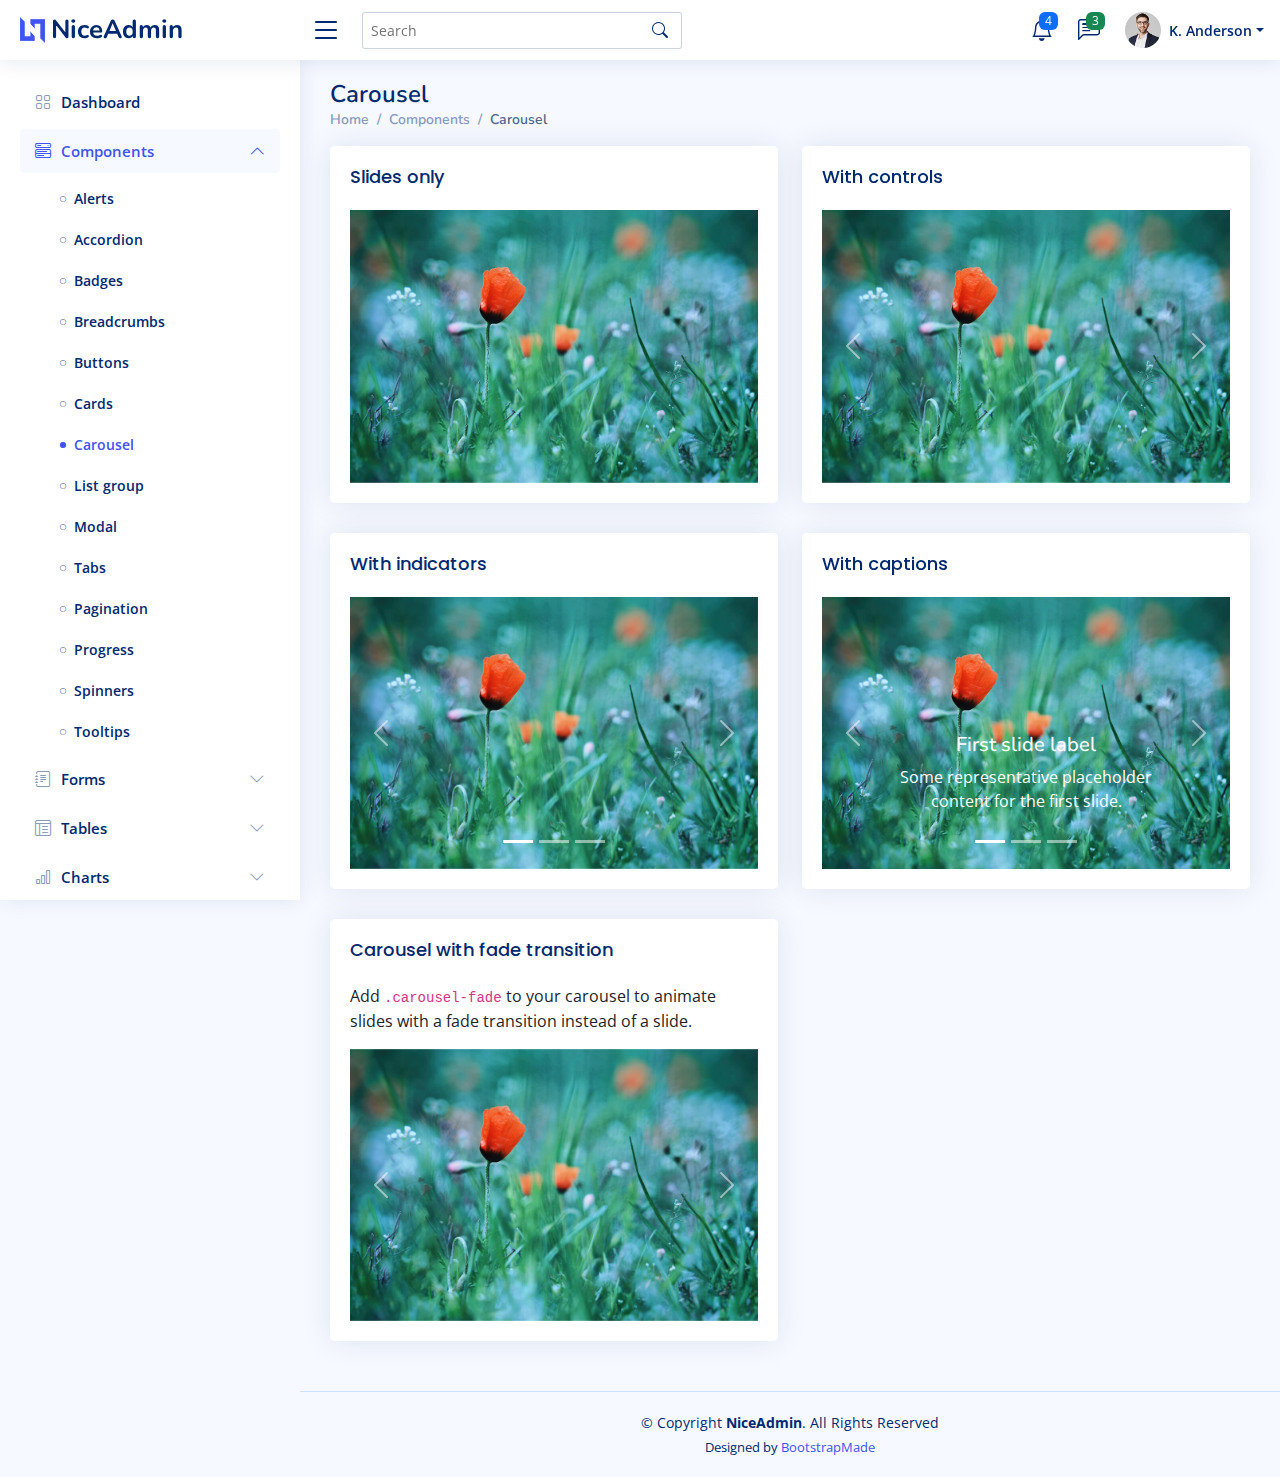
<file: assets/NiceAdmin/components-carousel.html>
<!DOCTYPE html>
<html lang="en">

<head>
  <meta charset="utf-8">
  <meta content="width=device-width, initial-scale=1.0" name="viewport">

  <title>Components / Carousel - NiceAdmin Bootstrap Template</title>
  <meta content="" name="description">
  <meta content="" name="keywords">

  <!-- Favicons -->
  <link href="assets/img/favicon.png" rel="icon">
  <link href="assets/img/apple-touch-icon.png" rel="apple-touch-icon">

  <!-- Google Fonts -->
  <link href="https://fonts.gstatic.com" rel="preconnect">
  <link href="https://fonts.googleapis.com/css?family=Open+Sans:300,300i,400,400i,600,600i,700,700i|Nunito:300,300i,400,400i,600,600i,700,700i|Poppins:300,300i,400,400i,500,500i,600,600i,700,700i" rel="stylesheet">

  <!-- Vendor CSS Files -->
  <link href="assets/vendor/bootstrap/css/bootstrap.min.css" rel="stylesheet">
  <link href="assets/vendor/bootstrap-icons/bootstrap-icons.css" rel="stylesheet">
  <link href="assets/vendor/boxicons/css/boxicons.min.css" rel="stylesheet">
  <link href="assets/vendor/quill/quill.snow.css" rel="stylesheet">
  <link href="assets/vendor/quill/quill.bubble.css" rel="stylesheet">
  <link href="assets/vendor/remixicon/remixicon.css" rel="stylesheet">
  <link href="assets/vendor/simple-datatables/style.css" rel="stylesheet">

  <!-- Template Main CSS File -->
  <link href="assets/css/style.css" rel="stylesheet">

  <!-- =======================================================
  * Template Name: NiceAdmin
  * Template URL: https://bootstrapmade.com/nice-admin-bootstrap-admin-html-template/
  * Updated: Apr 20 2024 with Bootstrap v5.3.3
  * Author: BootstrapMade.com
  * License: https://bootstrapmade.com/license/
  ======================================================== -->
</head>

<body>

  <!-- ======= Header ======= -->
  <header id="header" class="header fixed-top d-flex align-items-center">

    <div class="d-flex align-items-center justify-content-between">
      <a href="index.html" class="logo d-flex align-items-center">
        <img src="assets/img/logo.png" alt="">
        <span class="d-none d-lg-block">NiceAdmin</span>
      </a>
      <i class="bi bi-list toggle-sidebar-btn"></i>
    </div><!-- End Logo -->

    <div class="search-bar">
      <form class="search-form d-flex align-items-center" method="POST" action="#">
        <input type="text" name="query" placeholder="Search" title="Enter search keyword">
        <button type="submit" title="Search"><i class="bi bi-search"></i></button>
      </form>
    </div><!-- End Search Bar -->

    <nav class="header-nav ms-auto">
      <ul class="d-flex align-items-center">

        <li class="nav-item d-block d-lg-none">
          <a class="nav-link nav-icon search-bar-toggle " href="#">
            <i class="bi bi-search"></i>
          </a>
        </li><!-- End Search Icon-->

        <li class="nav-item dropdown">

          <a class="nav-link nav-icon" href="#" data-bs-toggle="dropdown">
            <i class="bi bi-bell"></i>
            <span class="badge bg-primary badge-number">4</span>
          </a><!-- End Notification Icon -->

          <ul class="dropdown-menu dropdown-menu-end dropdown-menu-arrow notifications">
            <li class="dropdown-header">
              You have 4 new notifications
              <a href="#"><span class="badge rounded-pill bg-primary p-2 ms-2">View all</span></a>
            </li>
            <li>
              <hr class="dropdown-divider">
            </li>

            <li class="notification-item">
              <i class="bi bi-exclamation-circle text-warning"></i>
              <div>
                <h4>Lorem Ipsum</h4>
                <p>Quae dolorem earum veritatis oditseno</p>
                <p>30 min. ago</p>
              </div>
            </li>

            <li>
              <hr class="dropdown-divider">
            </li>

            <li class="notification-item">
              <i class="bi bi-x-circle text-danger"></i>
              <div>
                <h4>Atque rerum nesciunt</h4>
                <p>Quae dolorem earum veritatis oditseno</p>
                <p>1 hr. ago</p>
              </div>
            </li>

            <li>
              <hr class="dropdown-divider">
            </li>

            <li class="notification-item">
              <i class="bi bi-check-circle text-success"></i>
              <div>
                <h4>Sit rerum fuga</h4>
                <p>Quae dolorem earum veritatis oditseno</p>
                <p>2 hrs. ago</p>
              </div>
            </li>

            <li>
              <hr class="dropdown-divider">
            </li>

            <li class="notification-item">
              <i class="bi bi-info-circle text-primary"></i>
              <div>
                <h4>Dicta reprehenderit</h4>
                <p>Quae dolorem earum veritatis oditseno</p>
                <p>4 hrs. ago</p>
              </div>
            </li>

            <li>
              <hr class="dropdown-divider">
            </li>
            <li class="dropdown-footer">
              <a href="#">Show all notifications</a>
            </li>

          </ul><!-- End Notification Dropdown Items -->

        </li><!-- End Notification Nav -->

        <li class="nav-item dropdown">

          <a class="nav-link nav-icon" href="#" data-bs-toggle="dropdown">
            <i class="bi bi-chat-left-text"></i>
            <span class="badge bg-success badge-number">3</span>
          </a><!-- End Messages Icon -->

          <ul class="dropdown-menu dropdown-menu-end dropdown-menu-arrow messages">
            <li class="dropdown-header">
              You have 3 new messages
              <a href="#"><span class="badge rounded-pill bg-primary p-2 ms-2">View all</span></a>
            </li>
            <li>
              <hr class="dropdown-divider">
            </li>

            <li class="message-item">
              <a href="#">
                <img src="assets/img/messages-1.jpg" alt="" class="rounded-circle">
                <div>
                  <h4>Maria Hudson</h4>
                  <p>Velit asperiores et ducimus soluta repudiandae labore officia est ut...</p>
                  <p>4 hrs. ago</p>
                </div>
              </a>
            </li>
            <li>
              <hr class="dropdown-divider">
            </li>

            <li class="message-item">
              <a href="#">
                <img src="assets/img/messages-2.jpg" alt="" class="rounded-circle">
                <div>
                  <h4>Anna Nelson</h4>
                  <p>Velit asperiores et ducimus soluta repudiandae labore officia est ut...</p>
                  <p>6 hrs. ago</p>
                </div>
              </a>
            </li>
            <li>
              <hr class="dropdown-divider">
            </li>

            <li class="message-item">
              <a href="#">
                <img src="assets/img/messages-3.jpg" alt="" class="rounded-circle">
                <div>
                  <h4>David Muldon</h4>
                  <p>Velit asperiores et ducimus soluta repudiandae labore officia est ut...</p>
                  <p>8 hrs. ago</p>
                </div>
              </a>
            </li>
            <li>
              <hr class="dropdown-divider">
            </li>

            <li class="dropdown-footer">
              <a href="#">Show all messages</a>
            </li>

          </ul><!-- End Messages Dropdown Items -->

        </li><!-- End Messages Nav -->

        <li class="nav-item dropdown pe-3">

          <a class="nav-link nav-profile d-flex align-items-center pe-0" href="#" data-bs-toggle="dropdown">
            <img src="assets/img/profile-img.jpg" alt="Profile" class="rounded-circle">
            <span class="d-none d-md-block dropdown-toggle ps-2">K. Anderson</span>
          </a><!-- End Profile Iamge Icon -->

          <ul class="dropdown-menu dropdown-menu-end dropdown-menu-arrow profile">
            <li class="dropdown-header">
              <h6>Kevin Anderson</h6>
              <span>Web Designer</span>
            </li>
            <li>
              <hr class="dropdown-divider">
            </li>

            <li>
              <a class="dropdown-item d-flex align-items-center" href="users-profile.html">
                <i class="bi bi-person"></i>
                <span>My Profile</span>
              </a>
            </li>
            <li>
              <hr class="dropdown-divider">
            </li>

            <li>
              <a class="dropdown-item d-flex align-items-center" href="users-profile.html">
                <i class="bi bi-gear"></i>
                <span>Account Settings</span>
              </a>
            </li>
            <li>
              <hr class="dropdown-divider">
            </li>

            <li>
              <a class="dropdown-item d-flex align-items-center" href="pages-faq.html">
                <i class="bi bi-question-circle"></i>
                <span>Need Help?</span>
              </a>
            </li>
            <li>
              <hr class="dropdown-divider">
            </li>

            <li>
              <a class="dropdown-item d-flex align-items-center" href="#">
                <i class="bi bi-box-arrow-right"></i>
                <span>Sign Out</span>
              </a>
            </li>

          </ul><!-- End Profile Dropdown Items -->
        </li><!-- End Profile Nav -->

      </ul>
    </nav><!-- End Icons Navigation -->

  </header><!-- End Header -->

  <!-- ======= Sidebar ======= -->
  <aside id="sidebar" class="sidebar">

    <ul class="sidebar-nav" id="sidebar-nav">

      <li class="nav-item">
        <a class="nav-link collapsed" href="index.html">
          <i class="bi bi-grid"></i>
          <span>Dashboard</span>
        </a>
      </li><!-- End Dashboard Nav -->

      <li class="nav-item">
        <a class="nav-link " data-bs-target="#components-nav" data-bs-toggle="collapse" href="#">
          <i class="bi bi-menu-button-wide"></i><span>Components</span><i class="bi bi-chevron-down ms-auto"></i>
        </a>
        <ul id="components-nav" class="nav-content collapse show" data-bs-parent="#sidebar-nav">
          <li>
            <a href="components-alerts.html">
              <i class="bi bi-circle"></i><span>Alerts</span>
            </a>
          </li>
          <li>
            <a href="components-accordion.html">
              <i class="bi bi-circle"></i><span>Accordion</span>
            </a>
          </li>
          <li>
            <a href="components-badges.html">
              <i class="bi bi-circle"></i><span>Badges</span>
            </a>
          </li>
          <li>
            <a href="components-breadcrumbs.html">
              <i class="bi bi-circle"></i><span>Breadcrumbs</span>
            </a>
          </li>
          <li>
            <a href="components-buttons.html">
              <i class="bi bi-circle"></i><span>Buttons</span>
            </a>
          </li>
          <li>
            <a href="components-cards.html">
              <i class="bi bi-circle"></i><span>Cards</span>
            </a>
          </li>
          <li>
            <a href="components-carousel.html" class="active">
              <i class="bi bi-circle"></i><span>Carousel</span>
            </a>
          </li>
          <li>
            <a href="components-list-group.html">
              <i class="bi bi-circle"></i><span>List group</span>
            </a>
          </li>
          <li>
            <a href="components-modal.html">
              <i class="bi bi-circle"></i><span>Modal</span>
            </a>
          </li>
          <li>
            <a href="components-tabs.html">
              <i class="bi bi-circle"></i><span>Tabs</span>
            </a>
          </li>
          <li>
            <a href="components-pagination.html">
              <i class="bi bi-circle"></i><span>Pagination</span>
            </a>
          </li>
          <li>
            <a href="components-progress.html">
              <i class="bi bi-circle"></i><span>Progress</span>
            </a>
          </li>
          <li>
            <a href="components-spinners.html">
              <i class="bi bi-circle"></i><span>Spinners</span>
            </a>
          </li>
          <li>
            <a href="components-tooltips.html">
              <i class="bi bi-circle"></i><span>Tooltips</span>
            </a>
          </li>
        </ul>
      </li><!-- End Components Nav -->

      <li class="nav-item">
        <a class="nav-link collapsed" data-bs-target="#forms-nav" data-bs-toggle="collapse" href="#">
          <i class="bi bi-journal-text"></i><span>Forms</span><i class="bi bi-chevron-down ms-auto"></i>
        </a>
        <ul id="forms-nav" class="nav-content collapse " data-bs-parent="#sidebar-nav">
          <li>
            <a href="forms-elements.html">
              <i class="bi bi-circle"></i><span>Form Elements</span>
            </a>
          </li>
          <li>
            <a href="forms-layouts.html">
              <i class="bi bi-circle"></i><span>Form Layouts</span>
            </a>
          </li>
          <li>
            <a href="forms-editors.html">
              <i class="bi bi-circle"></i><span>Form Editors</span>
            </a>
          </li>
          <li>
            <a href="forms-validation.html">
              <i class="bi bi-circle"></i><span>Form Validation</span>
            </a>
          </li>
        </ul>
      </li><!-- End Forms Nav -->

      <li class="nav-item">
        <a class="nav-link collapsed" data-bs-target="#tables-nav" data-bs-toggle="collapse" href="#">
          <i class="bi bi-layout-text-window-reverse"></i><span>Tables</span><i class="bi bi-chevron-down ms-auto"></i>
        </a>
        <ul id="tables-nav" class="nav-content collapse " data-bs-parent="#sidebar-nav">
          <li>
            <a href="tables-general.html">
              <i class="bi bi-circle"></i><span>General Tables</span>
            </a>
          </li>
          <li>
            <a href="tables-data.html">
              <i class="bi bi-circle"></i><span>Data Tables</span>
            </a>
          </li>
        </ul>
      </li><!-- End Tables Nav -->

      <li class="nav-item">
        <a class="nav-link collapsed" data-bs-target="#charts-nav" data-bs-toggle="collapse" href="#">
          <i class="bi bi-bar-chart"></i><span>Charts</span><i class="bi bi-chevron-down ms-auto"></i>
        </a>
        <ul id="charts-nav" class="nav-content collapse " data-bs-parent="#sidebar-nav">
          <li>
            <a href="charts-chartjs.html">
              <i class="bi bi-circle"></i><span>Chart.js</span>
            </a>
          </li>
          <li>
            <a href="charts-apexcharts.html">
              <i class="bi bi-circle"></i><span>ApexCharts</span>
            </a>
          </li>
          <li>
            <a href="charts-echarts.html">
              <i class="bi bi-circle"></i><span>ECharts</span>
            </a>
          </li>
        </ul>
      </li><!-- End Charts Nav -->

      <li class="nav-item">
        <a class="nav-link collapsed" data-bs-target="#icons-nav" data-bs-toggle="collapse" href="#">
          <i class="bi bi-gem"></i><span>Icons</span><i class="bi bi-chevron-down ms-auto"></i>
        </a>
        <ul id="icons-nav" class="nav-content collapse " data-bs-parent="#sidebar-nav">
          <li>
            <a href="icons-bootstrap.html">
              <i class="bi bi-circle"></i><span>Bootstrap Icons</span>
            </a>
          </li>
          <li>
            <a href="icons-remix.html">
              <i class="bi bi-circle"></i><span>Remix Icons</span>
            </a>
          </li>
          <li>
            <a href="icons-boxicons.html">
              <i class="bi bi-circle"></i><span>Boxicons</span>
            </a>
          </li>
        </ul>
      </li><!-- End Icons Nav -->

      <li class="nav-heading">Pages</li>

      <li class="nav-item">
        <a class="nav-link collapsed" href="users-profile.html">
          <i class="bi bi-person"></i>
          <span>Profile</span>
        </a>
      </li><!-- End Profile Page Nav -->

      <li class="nav-item">
        <a class="nav-link collapsed" href="pages-faq.html">
          <i class="bi bi-question-circle"></i>
          <span>F.A.Q</span>
        </a>
      </li><!-- End F.A.Q Page Nav -->

      <li class="nav-item">
        <a class="nav-link collapsed" href="pages-contact.html">
          <i class="bi bi-envelope"></i>
          <span>Contact</span>
        </a>
      </li><!-- End Contact Page Nav -->

      <li class="nav-item">
        <a class="nav-link collapsed" href="pages-register.html">
          <i class="bi bi-card-list"></i>
          <span>Register</span>
        </a>
      </li><!-- End Register Page Nav -->

      <li class="nav-item">
        <a class="nav-link collapsed" href="pages-login.html">
          <i class="bi bi-box-arrow-in-right"></i>
          <span>Login</span>
        </a>
      </li><!-- End Login Page Nav -->

      <li class="nav-item">
        <a class="nav-link collapsed" href="pages-error-404.html">
          <i class="bi bi-dash-circle"></i>
          <span>Error 404</span>
        </a>
      </li><!-- End Error 404 Page Nav -->

      <li class="nav-item">
        <a class="nav-link collapsed" href="pages-blank.html">
          <i class="bi bi-file-earmark"></i>
          <span>Blank</span>
        </a>
      </li><!-- End Blank Page Nav -->

    </ul>

  </aside><!-- End Sidebar-->

  <main id="main" class="main">

    <div class="pagetitle">
      <h1>Carousel</h1>
      <nav>
        <ol class="breadcrumb">
          <li class="breadcrumb-item"><a href="index.html">Home</a></li>
          <li class="breadcrumb-item">Components</li>
          <li class="breadcrumb-item active">Carousel</li>
        </ol>
      </nav>
    </div><!-- End Page Title -->

    <section class="section">
      <div class="row">
        <div class="col-lg-6">

          <div class="card">
            <div class="card-body">
              <h5 class="card-title">Slides only</h5>

              <!-- Slides only carousel -->
              <div id="carouselExampleSlidesOnly" class="carousel slide" data-bs-ride="carousel">
                <div class="carousel-inner">
                  <div class="carousel-item active">
                    <img src="assets/img/slides-1.jpg" class="d-block w-100" alt="...">
                  </div>
                  <div class="carousel-item">
                    <img src="assets/img/slides-2.jpg" class="d-block w-100" alt="...">
                  </div>
                  <div class="carousel-item">
                    <img src="assets/img/slides-3.jpg" class="d-block w-100" alt="...">
                  </div>
                </div>
              </div><!-- End Slides only carousel-->

            </div>
          </div>

          <div class="card">
            <div class="card-body">
              <h5 class="card-title">With indicators</h5>

              <!-- Slides with indicators -->
              <div id="carouselExampleIndicators" class="carousel slide" data-bs-ride="carousel">
                <div class="carousel-indicators">
                  <button type="button" data-bs-target="#carouselExampleIndicators" data-bs-slide-to="0" class="active" aria-current="true" aria-label="Slide 1"></button>
                  <button type="button" data-bs-target="#carouselExampleIndicators" data-bs-slide-to="1" aria-label="Slide 2"></button>
                  <button type="button" data-bs-target="#carouselExampleIndicators" data-bs-slide-to="2" aria-label="Slide 3"></button>
                </div>
                <div class="carousel-inner">
                  <div class="carousel-item active">
                    <img src="assets/img/slides-1.jpg" class="d-block w-100" alt="...">
                  </div>
                  <div class="carousel-item">
                    <img src="assets/img/slides-2.jpg" class="d-block w-100" alt="...">
                  </div>
                  <div class="carousel-item">
                    <img src="assets/img/slides-3.jpg" class="d-block w-100" alt="...">
                  </div>
                </div>

                <button class="carousel-control-prev" type="button" data-bs-target="#carouselExampleIndicators" data-bs-slide="prev">
                  <span class="carousel-control-prev-icon" aria-hidden="true"></span>
                  <span class="visually-hidden">Previous</span>
                </button>
                <button class="carousel-control-next" type="button" data-bs-target="#carouselExampleIndicators" data-bs-slide="next">
                  <span class="carousel-control-next-icon" aria-hidden="true"></span>
                  <span class="visually-hidden">Next</span>
                </button>

              </div><!-- End Slides with indicators -->

            </div>
          </div>

          <div class="card">
            <div class="card-body">
              <h5 class="card-title">Carousel with fade transition</h5>
              <p>Add <code>.carousel-fade</code> to your carousel to animate slides with a fade transition instead of a slide.</p>

              <!-- Slides with fade transition -->
              <div id="carouselExampleFade" class="carousel slide carousel-fade" data-bs-ride="carousel">
                <div class="carousel-inner">
                  <div class="carousel-item active">
                    <img src="assets/img/slides-1.jpg" class="d-block w-100" alt="...">
                  </div>
                  <div class="carousel-item">
                    <img src="assets/img/slides-2.jpg" class="d-block w-100" alt="...">
                  </div>
                  <div class="carousel-item">
                    <img src="assets/img/slides-3.jpg" class="d-block w-100" alt="...">
                  </div>
                </div>

                <button class="carousel-control-prev" type="button" data-bs-target="#carouselExampleFade" data-bs-slide="prev">
                  <span class="carousel-control-prev-icon" aria-hidden="true"></span>
                  <span class="visually-hidden">Previous</span>
                </button>
                <button class="carousel-control-next" type="button" data-bs-target="#carouselExampleFade" data-bs-slide="next">
                  <span class="carousel-control-next-icon" aria-hidden="true"></span>
                  <span class="visually-hidden">Next</span>
                </button>

              </div><!-- End Slides with fade transition -->

            </div>
          </div>

        </div>

        <div class="col-lg-6">

          <div class="card">
            <div class="card-body">
              <h5 class="card-title">With controls</h5>

              <!-- Slides with controls -->
              <div id="carouselExampleControls" class="carousel slide" data-bs-ride="carousel">
                <div class="carousel-inner">
                  <div class="carousel-item active">
                    <img src="assets/img/slides-1.jpg" class="d-block w-100" alt="...">
                  </div>
                  <div class="carousel-item">
                    <img src="assets/img/slides-2.jpg" class="d-block w-100" alt="...">
                  </div>
                  <div class="carousel-item">
                    <img src="assets/img/slides-3.jpg" class="d-block w-100" alt="...">
                  </div>
                </div>

                <button class="carousel-control-prev" type="button" data-bs-target="#carouselExampleControls" data-bs-slide="prev">
                  <span class="carousel-control-prev-icon" aria-hidden="true"></span>
                  <span class="visually-hidden">Previous</span>
                </button>
                <button class="carousel-control-next" type="button" data-bs-target="#carouselExampleControls" data-bs-slide="next">
                  <span class="carousel-control-next-icon" aria-hidden="true"></span>
                  <span class="visually-hidden">Next</span>
                </button>

              </div><!-- End Slides with controls -->

            </div>
          </div>

          <div class="card">
            <div class="card-body">
              <h5 class="card-title">With captions</h5>

              <!-- Slides with captions -->
              <div id="carouselExampleCaptions" class="carousel slide" data-bs-ride="carousel">
                <div class="carousel-indicators">
                  <button type="button" data-bs-target="#carouselExampleCaptions" data-bs-slide-to="0" class="active" aria-current="true" aria-label="Slide 1"></button>
                  <button type="button" data-bs-target="#carouselExampleCaptions" data-bs-slide-to="1" aria-label="Slide 2"></button>
                  <button type="button" data-bs-target="#carouselExampleCaptions" data-bs-slide-to="2" aria-label="Slide 3"></button>
                </div>
                <div class="carousel-inner">
                  <div class="carousel-item active">
                    <img src="assets/img/slides-1.jpg" class="d-block w-100" alt="...">
                    <div class="carousel-caption d-none d-md-block">
                      <h5>First slide label</h5>
                      <p>Some representative placeholder content for the first slide.</p>
                    </div>
                  </div>
                  <div class="carousel-item">
                    <img src="assets/img/slides-2.jpg" class="d-block w-100" alt="...">
                    <div class="carousel-caption d-none d-md-block">
                      <h5>Second slide label</h5>
                      <p>Some representative placeholder content for the second slide.</p>
                    </div>
                  </div>
                  <div class="carousel-item">
                    <img src="assets/img/slides-3.jpg" class="d-block w-100" alt="...">
                    <div class="carousel-caption d-none d-md-block">
                      <h5>Third slide label</h5>
                      <p>Some representative placeholder content for the third slide.</p>
                    </div>
                  </div>
                </div>

                <button class="carousel-control-prev" type="button" data-bs-target="#carouselExampleCaptions" data-bs-slide="prev">
                  <span class="carousel-control-prev-icon" aria-hidden="true"></span>
                  <span class="visually-hidden">Previous</span>
                </button>
                <button class="carousel-control-next" type="button" data-bs-target="#carouselExampleCaptions" data-bs-slide="next">
                  <span class="carousel-control-next-icon" aria-hidden="true"></span>
                  <span class="visually-hidden">Next</span>
                </button>

              </div><!-- End Slides with captions -->

            </div>
          </div>

        </div>
      </div>
    </section>

  </main><!-- End #main -->

  <!-- ======= Footer ======= -->
  <footer id="footer" class="footer">
    <div class="copyright">
      &copy; Copyright <strong><span>NiceAdmin</span></strong>. All Rights Reserved
    </div>
    <div class="credits">
      <!-- All the links in the footer should remain intact. -->
      <!-- You can delete the links only if you purchased the pro version. -->
      <!-- Licensing information: https://bootstrapmade.com/license/ -->
      <!-- Purchase the pro version with working PHP/AJAX contact form: https://bootstrapmade.com/nice-admin-bootstrap-admin-html-template/ -->
      Designed by <a href="https://bootstrapmade.com/">BootstrapMade</a>
    </div>
  </footer><!-- End Footer -->

  <a href="#" class="back-to-top d-flex align-items-center justify-content-center"><i class="bi bi-arrow-up-short"></i></a>

  <!-- Vendor JS Files -->
  <script src="assets/vendor/apexcharts/apexcharts.min.js"></script>
  <script src="assets/vendor/bootstrap/js/bootstrap.bundle.min.js"></script>
  <script src="assets/vendor/chart.js/chart.umd.js"></script>
  <script src="assets/vendor/echarts/echarts.min.js"></script>
  <script src="assets/vendor/quill/quill.js"></script>
  <script src="assets/vendor/simple-datatables/simple-datatables.js"></script>
  <script src="assets/vendor/tinymce/tinymce.min.js"></script>
  <script src="assets/vendor/php-email-form/validate.js"></script>

  <!-- Template Main JS File -->
  <script src="assets/js/main.js"></script>

</body>

</html>
</file>
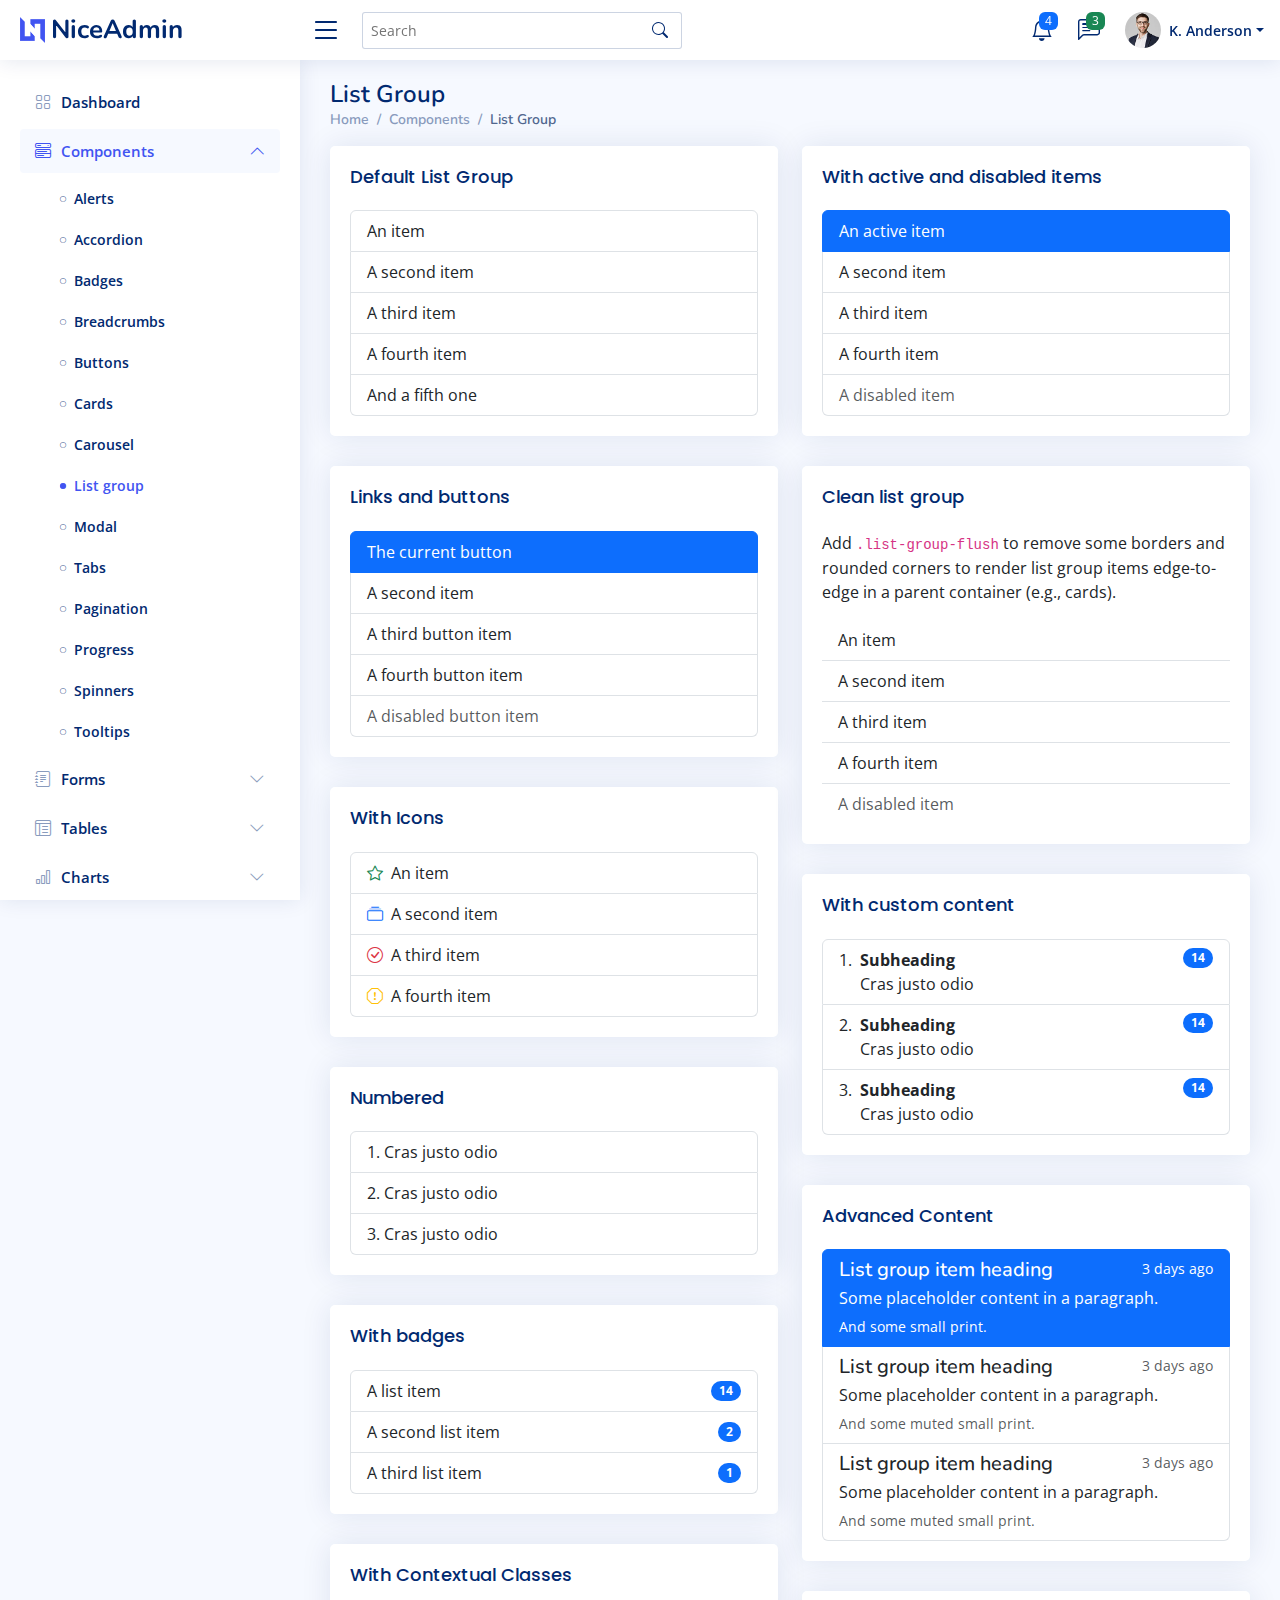
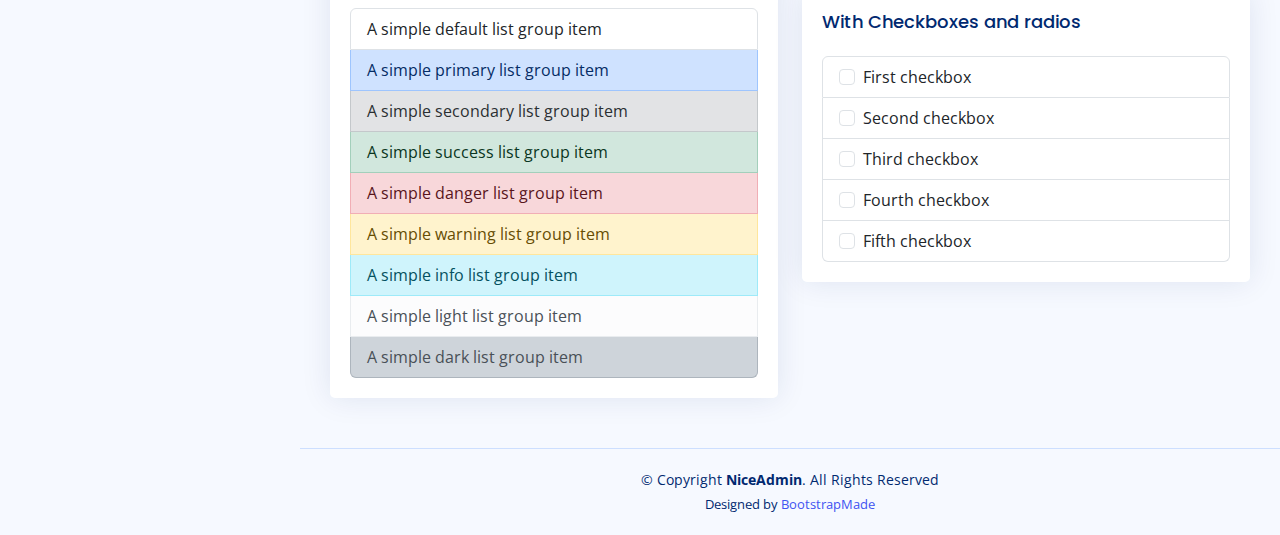
<file: assets/NiceAdmin/components-list-group.html>
<!DOCTYPE html>
<html lang="en">

<head>
  <meta charset="utf-8">
  <meta content="width=device-width, initial-scale=1.0" name="viewport">

  <title>Components / List Group - NiceAdmin Bootstrap Template</title>
  <meta content="" name="description">
  <meta content="" name="keywords">

  <!-- Favicons -->
  <link href="assets/img/favicon.png" rel="icon">
  <link href="assets/img/apple-touch-icon.png" rel="apple-touch-icon">

  <!-- Google Fonts -->
  <link href="https://fonts.gstatic.com" rel="preconnect">
  <link href="https://fonts.googleapis.com/css?family=Open+Sans:300,300i,400,400i,600,600i,700,700i|Nunito:300,300i,400,400i,600,600i,700,700i|Poppins:300,300i,400,400i,500,500i,600,600i,700,700i" rel="stylesheet">

  <!-- Vendor CSS Files -->
  <link href="assets/vendor/bootstrap/css/bootstrap.min.css" rel="stylesheet">
  <link href="assets/vendor/bootstrap-icons/bootstrap-icons.css" rel="stylesheet">
  <link href="assets/vendor/boxicons/css/boxicons.min.css" rel="stylesheet">
  <link href="assets/vendor/quill/quill.snow.css" rel="stylesheet">
  <link href="assets/vendor/quill/quill.bubble.css" rel="stylesheet">
  <link href="assets/vendor/remixicon/remixicon.css" rel="stylesheet">
  <link href="assets/vendor/simple-datatables/style.css" rel="stylesheet">

  <!-- Template Main CSS File -->
  <link href="assets/css/style.css" rel="stylesheet">

  <!-- =======================================================
  * Template Name: NiceAdmin
  * Template URL: https://bootstrapmade.com/nice-admin-bootstrap-admin-html-template/
  * Updated: Apr 20 2024 with Bootstrap v5.3.3
  * Author: BootstrapMade.com
  * License: https://bootstrapmade.com/license/
  ======================================================== -->
</head>

<body>

  <!-- ======= Header ======= -->
  <header id="header" class="header fixed-top d-flex align-items-center">

    <div class="d-flex align-items-center justify-content-between">
      <a href="index.html" class="logo d-flex align-items-center">
        <img src="assets/img/logo.png" alt="">
        <span class="d-none d-lg-block">NiceAdmin</span>
      </a>
      <i class="bi bi-list toggle-sidebar-btn"></i>
    </div><!-- End Logo -->

    <div class="search-bar">
      <form class="search-form d-flex align-items-center" method="POST" action="#">
        <input type="text" name="query" placeholder="Search" title="Enter search keyword">
        <button type="submit" title="Search"><i class="bi bi-search"></i></button>
      </form>
    </div><!-- End Search Bar -->

    <nav class="header-nav ms-auto">
      <ul class="d-flex align-items-center">

        <li class="nav-item d-block d-lg-none">
          <a class="nav-link nav-icon search-bar-toggle " href="#">
            <i class="bi bi-search"></i>
          </a>
        </li><!-- End Search Icon-->

        <li class="nav-item dropdown">

          <a class="nav-link nav-icon" href="#" data-bs-toggle="dropdown">
            <i class="bi bi-bell"></i>
            <span class="badge bg-primary badge-number">4</span>
          </a><!-- End Notification Icon -->

          <ul class="dropdown-menu dropdown-menu-end dropdown-menu-arrow notifications">
            <li class="dropdown-header">
              You have 4 new notifications
              <a href="#"><span class="badge rounded-pill bg-primary p-2 ms-2">View all</span></a>
            </li>
            <li>
              <hr class="dropdown-divider">
            </li>

            <li class="notification-item">
              <i class="bi bi-exclamation-circle text-warning"></i>
              <div>
                <h4>Lorem Ipsum</h4>
                <p>Quae dolorem earum veritatis oditseno</p>
                <p>30 min. ago</p>
              </div>
            </li>

            <li>
              <hr class="dropdown-divider">
            </li>

            <li class="notification-item">
              <i class="bi bi-x-circle text-danger"></i>
              <div>
                <h4>Atque rerum nesciunt</h4>
                <p>Quae dolorem earum veritatis oditseno</p>
                <p>1 hr. ago</p>
              </div>
            </li>

            <li>
              <hr class="dropdown-divider">
            </li>

            <li class="notification-item">
              <i class="bi bi-check-circle text-success"></i>
              <div>
                <h4>Sit rerum fuga</h4>
                <p>Quae dolorem earum veritatis oditseno</p>
                <p>2 hrs. ago</p>
              </div>
            </li>

            <li>
              <hr class="dropdown-divider">
            </li>

            <li class="notification-item">
              <i class="bi bi-info-circle text-primary"></i>
              <div>
                <h4>Dicta reprehenderit</h4>
                <p>Quae dolorem earum veritatis oditseno</p>
                <p>4 hrs. ago</p>
              </div>
            </li>

            <li>
              <hr class="dropdown-divider">
            </li>
            <li class="dropdown-footer">
              <a href="#">Show all notifications</a>
            </li>

          </ul><!-- End Notification Dropdown Items -->

        </li><!-- End Notification Nav -->

        <li class="nav-item dropdown">

          <a class="nav-link nav-icon" href="#" data-bs-toggle="dropdown">
            <i class="bi bi-chat-left-text"></i>
            <span class="badge bg-success badge-number">3</span>
          </a><!-- End Messages Icon -->

          <ul class="dropdown-menu dropdown-menu-end dropdown-menu-arrow messages">
            <li class="dropdown-header">
              You have 3 new messages
              <a href="#"><span class="badge rounded-pill bg-primary p-2 ms-2">View all</span></a>
            </li>
            <li>
              <hr class="dropdown-divider">
            </li>

            <li class="message-item">
              <a href="#">
                <img src="assets/img/messages-1.jpg" alt="" class="rounded-circle">
                <div>
                  <h4>Maria Hudson</h4>
                  <p>Velit asperiores et ducimus soluta repudiandae labore officia est ut...</p>
                  <p>4 hrs. ago</p>
                </div>
              </a>
            </li>
            <li>
              <hr class="dropdown-divider">
            </li>

            <li class="message-item">
              <a href="#">
                <img src="assets/img/messages-2.jpg" alt="" class="rounded-circle">
                <div>
                  <h4>Anna Nelson</h4>
                  <p>Velit asperiores et ducimus soluta repudiandae labore officia est ut...</p>
                  <p>6 hrs. ago</p>
                </div>
              </a>
            </li>
            <li>
              <hr class="dropdown-divider">
            </li>

            <li class="message-item">
              <a href="#">
                <img src="assets/img/messages-3.jpg" alt="" class="rounded-circle">
                <div>
                  <h4>David Muldon</h4>
                  <p>Velit asperiores et ducimus soluta repudiandae labore officia est ut...</p>
                  <p>8 hrs. ago</p>
                </div>
              </a>
            </li>
            <li>
              <hr class="dropdown-divider">
            </li>

            <li class="dropdown-footer">
              <a href="#">Show all messages</a>
            </li>

          </ul><!-- End Messages Dropdown Items -->

        </li><!-- End Messages Nav -->

        <li class="nav-item dropdown pe-3">

          <a class="nav-link nav-profile d-flex align-items-center pe-0" href="#" data-bs-toggle="dropdown">
            <img src="assets/img/profile-img.jpg" alt="Profile" class="rounded-circle">
            <span class="d-none d-md-block dropdown-toggle ps-2">K. Anderson</span>
          </a><!-- End Profile Iamge Icon -->

          <ul class="dropdown-menu dropdown-menu-end dropdown-menu-arrow profile">
            <li class="dropdown-header">
              <h6>Kevin Anderson</h6>
              <span>Web Designer</span>
            </li>
            <li>
              <hr class="dropdown-divider">
            </li>

            <li>
              <a class="dropdown-item d-flex align-items-center" href="users-profile.html">
                <i class="bi bi-person"></i>
                <span>My Profile</span>
              </a>
            </li>
            <li>
              <hr class="dropdown-divider">
            </li>

            <li>
              <a class="dropdown-item d-flex align-items-center" href="users-profile.html">
                <i class="bi bi-gear"></i>
                <span>Account Settings</span>
              </a>
            </li>
            <li>
              <hr class="dropdown-divider">
            </li>

            <li>
              <a class="dropdown-item d-flex align-items-center" href="pages-faq.html">
                <i class="bi bi-question-circle"></i>
                <span>Need Help?</span>
              </a>
            </li>
            <li>
              <hr class="dropdown-divider">
            </li>

            <li>
              <a class="dropdown-item d-flex align-items-center" href="#">
                <i class="bi bi-box-arrow-right"></i>
                <span>Sign Out</span>
              </a>
            </li>

          </ul><!-- End Profile Dropdown Items -->
        </li><!-- End Profile Nav -->

      </ul>
    </nav><!-- End Icons Navigation -->

  </header><!-- End Header -->

  <!-- ======= Sidebar ======= -->
  <aside id="sidebar" class="sidebar">

    <ul class="sidebar-nav" id="sidebar-nav">

      <li class="nav-item">
        <a class="nav-link collapsed" href="index.html">
          <i class="bi bi-grid"></i>
          <span>Dashboard</span>
        </a>
      </li><!-- End Dashboard Nav -->

      <li class="nav-item">
        <a class="nav-link " data-bs-target="#components-nav" data-bs-toggle="collapse" href="#">
          <i class="bi bi-menu-button-wide"></i><span>Components</span><i class="bi bi-chevron-down ms-auto"></i>
        </a>
        <ul id="components-nav" class="nav-content collapse show" data-bs-parent="#sidebar-nav">
          <li>
            <a href="components-alerts.html">
              <i class="bi bi-circle"></i><span>Alerts</span>
            </a>
          </li>
          <li>
            <a href="components-accordion.html">
              <i class="bi bi-circle"></i><span>Accordion</span>
            </a>
          </li>
          <li>
            <a href="components-badges.html">
              <i class="bi bi-circle"></i><span>Badges</span>
            </a>
          </li>
          <li>
            <a href="components-breadcrumbs.html">
              <i class="bi bi-circle"></i><span>Breadcrumbs</span>
            </a>
          </li>
          <li>
            <a href="components-buttons.html">
              <i class="bi bi-circle"></i><span>Buttons</span>
            </a>
          </li>
          <li>
            <a href="components-cards.html">
              <i class="bi bi-circle"></i><span>Cards</span>
            </a>
          </li>
          <li>
            <a href="components-carousel.html">
              <i class="bi bi-circle"></i><span>Carousel</span>
            </a>
          </li>
          <li>
            <a href="components-list-group.html" class="active">
              <i class="bi bi-circle"></i><span>List group</span>
            </a>
          </li>
          <li>
            <a href="components-modal.html">
              <i class="bi bi-circle"></i><span>Modal</span>
            </a>
          </li>
          <li>
            <a href="components-tabs.html">
              <i class="bi bi-circle"></i><span>Tabs</span>
            </a>
          </li>
          <li>
            <a href="components-pagination.html">
              <i class="bi bi-circle"></i><span>Pagination</span>
            </a>
          </li>
          <li>
            <a href="components-progress.html">
              <i class="bi bi-circle"></i><span>Progress</span>
            </a>
          </li>
          <li>
            <a href="components-spinners.html">
              <i class="bi bi-circle"></i><span>Spinners</span>
            </a>
          </li>
          <li>
            <a href="components-tooltips.html">
              <i class="bi bi-circle"></i><span>Tooltips</span>
            </a>
          </li>
        </ul>
      </li><!-- End Components Nav -->

      <li class="nav-item">
        <a class="nav-link collapsed" data-bs-target="#forms-nav" data-bs-toggle="collapse" href="#">
          <i class="bi bi-journal-text"></i><span>Forms</span><i class="bi bi-chevron-down ms-auto"></i>
        </a>
        <ul id="forms-nav" class="nav-content collapse " data-bs-parent="#sidebar-nav">
          <li>
            <a href="forms-elements.html">
              <i class="bi bi-circle"></i><span>Form Elements</span>
            </a>
          </li>
          <li>
            <a href="forms-layouts.html">
              <i class="bi bi-circle"></i><span>Form Layouts</span>
            </a>
          </li>
          <li>
            <a href="forms-editors.html">
              <i class="bi bi-circle"></i><span>Form Editors</span>
            </a>
          </li>
          <li>
            <a href="forms-validation.html">
              <i class="bi bi-circle"></i><span>Form Validation</span>
            </a>
          </li>
        </ul>
      </li><!-- End Forms Nav -->

      <li class="nav-item">
        <a class="nav-link collapsed" data-bs-target="#tables-nav" data-bs-toggle="collapse" href="#">
          <i class="bi bi-layout-text-window-reverse"></i><span>Tables</span><i class="bi bi-chevron-down ms-auto"></i>
        </a>
        <ul id="tables-nav" class="nav-content collapse " data-bs-parent="#sidebar-nav">
          <li>
            <a href="tables-general.html">
              <i class="bi bi-circle"></i><span>General Tables</span>
            </a>
          </li>
          <li>
            <a href="tables-data.html">
              <i class="bi bi-circle"></i><span>Data Tables</span>
            </a>
          </li>
        </ul>
      </li><!-- End Tables Nav -->

      <li class="nav-item">
        <a class="nav-link collapsed" data-bs-target="#charts-nav" data-bs-toggle="collapse" href="#">
          <i class="bi bi-bar-chart"></i><span>Charts</span><i class="bi bi-chevron-down ms-auto"></i>
        </a>
        <ul id="charts-nav" class="nav-content collapse " data-bs-parent="#sidebar-nav">
          <li>
            <a href="charts-chartjs.html">
              <i class="bi bi-circle"></i><span>Chart.js</span>
            </a>
          </li>
          <li>
            <a href="charts-apexcharts.html">
              <i class="bi bi-circle"></i><span>ApexCharts</span>
            </a>
          </li>
          <li>
            <a href="charts-echarts.html">
              <i class="bi bi-circle"></i><span>ECharts</span>
            </a>
          </li>
        </ul>
      </li><!-- End Charts Nav -->

      <li class="nav-item">
        <a class="nav-link collapsed" data-bs-target="#icons-nav" data-bs-toggle="collapse" href="#">
          <i class="bi bi-gem"></i><span>Icons</span><i class="bi bi-chevron-down ms-auto"></i>
        </a>
        <ul id="icons-nav" class="nav-content collapse " data-bs-parent="#sidebar-nav">
          <li>
            <a href="icons-bootstrap.html">
              <i class="bi bi-circle"></i><span>Bootstrap Icons</span>
            </a>
          </li>
          <li>
            <a href="icons-remix.html">
              <i class="bi bi-circle"></i><span>Remix Icons</span>
            </a>
          </li>
          <li>
            <a href="icons-boxicons.html">
              <i class="bi bi-circle"></i><span>Boxicons</span>
            </a>
          </li>
        </ul>
      </li><!-- End Icons Nav -->

      <li class="nav-heading">Pages</li>

      <li class="nav-item">
        <a class="nav-link collapsed" href="users-profile.html">
          <i class="bi bi-person"></i>
          <span>Profile</span>
        </a>
      </li><!-- End Profile Page Nav -->

      <li class="nav-item">
        <a class="nav-link collapsed" href="pages-faq.html">
          <i class="bi bi-question-circle"></i>
          <span>F.A.Q</span>
        </a>
      </li><!-- End F.A.Q Page Nav -->

      <li class="nav-item">
        <a class="nav-link collapsed" href="pages-contact.html">
          <i class="bi bi-envelope"></i>
          <span>Contact</span>
        </a>
      </li><!-- End Contact Page Nav -->

      <li class="nav-item">
        <a class="nav-link collapsed" href="pages-register.html">
          <i class="bi bi-card-list"></i>
          <span>Register</span>
        </a>
      </li><!-- End Register Page Nav -->

      <li class="nav-item">
        <a class="nav-link collapsed" href="pages-login.html">
          <i class="bi bi-box-arrow-in-right"></i>
          <span>Login</span>
        </a>
      </li><!-- End Login Page Nav -->

      <li class="nav-item">
        <a class="nav-link collapsed" href="pages-error-404.html">
          <i class="bi bi-dash-circle"></i>
          <span>Error 404</span>
        </a>
      </li><!-- End Error 404 Page Nav -->

      <li class="nav-item">
        <a class="nav-link collapsed" href="pages-blank.html">
          <i class="bi bi-file-earmark"></i>
          <span>Blank</span>
        </a>
      </li><!-- End Blank Page Nav -->

    </ul>

  </aside><!-- End Sidebar-->

  <main id="main" class="main">

    <div class="pagetitle">
      <h1>List Group</h1>
      <nav>
        <ol class="breadcrumb">
          <li class="breadcrumb-item"><a href="index.html">Home</a></li>
          <li class="breadcrumb-item">Components</li>
          <li class="breadcrumb-item active">List Group</li>
        </ol>
      </nav>
    </div><!-- End Page Title -->

    <section class="section">
      <div class="row">
        <div class="col-lg-6">

          <div class="card">
            <div class="card-body">
              <h5 class="card-title">Default List Group</h5>

              <!-- Default List group -->
              <ul class="list-group">
                <li class="list-group-item">An item</li>
                <li class="list-group-item">A second item</li>
                <li class="list-group-item">A third item</li>
                <li class="list-group-item">A fourth item</li>
                <li class="list-group-item">And a fifth one</li>
              </ul><!-- End Default List group -->

            </div>
          </div>

          <div class="card">
            <div class="card-body">
              <h5 class="card-title">Links and buttons</h5>

              <!-- List group with Links and buttons -->
              <div class="list-group">
                <button type="button" class="list-group-item list-group-item-action active" aria-current="true">
                  The current button
                </button>
                <button type="button" class="list-group-item list-group-item-action">A second item</button>
                <button type="button" class="list-group-item list-group-item-action">A third button item</button>
                <button type="button" class="list-group-item list-group-item-action">A fourth button item</button>
                <button type="button" class="list-group-item list-group-item-action" disabled>A disabled button item</button>
              </div><!-- End List group with Links and buttons -->

            </div>
          </div>

          <div class="card">
            <div class="card-body">
              <h5 class="card-title">With Icons</h5>

              <!-- List group With Icons -->
              <ul class="list-group">
                <li class="list-group-item"><i class="bi bi-star me-1 text-success"></i> An item</li>
                <li class="list-group-item"><i class="bi bi-collection me-1 text-primary"></i> A second item</li>
                <li class="list-group-item"><i class="bi bi-check-circle me-1 text-danger"></i> A third item</li>
                <li class="list-group-item"><i class="bi bi-exclamation-octagon me-1 text-warning"></i> A fourth item</li>
              </ul><!-- End List group With Icons -->

            </div>
          </div>

          <div class="card">
            <div class="card-body">
              <h5 class="card-title">Numbered</h5>

              <!-- List group Numbered -->
              <ol class="list-group list-group-numbered">
                <li class="list-group-item">Cras justo odio</li>
                <li class="list-group-item">Cras justo odio</li>
                <li class="list-group-item">Cras justo odio</li>
              </ol><!-- End List group Numbered -->

            </div>
          </div>

          <div class="card">
            <div class="card-body">
              <h5 class="card-title">With badges</h5>

              <!-- List group With badges -->
              <ul class="list-group">
                <li class="list-group-item d-flex justify-content-between align-items-center">
                  A list item
                  <span class="badge bg-primary rounded-pill">14</span>
                </li>
                <li class="list-group-item d-flex justify-content-between align-items-center">
                  A second list item
                  <span class="badge bg-primary rounded-pill">2</span>
                </li>
                <li class="list-group-item d-flex justify-content-between align-items-center">
                  A third list item
                  <span class="badge bg-primary rounded-pill">1</span>
                </li>
              </ul><!-- End List With badges -->

            </div>
          </div>

          <div class="card">
            <div class="card-body">
              <h5 class="card-title">With Contextual Classes</h5>

              <!-- List group With Contextual classes -->
              <ul class="list-group">
                <li class="list-group-item">A simple default list group item</li>

                <li class="list-group-item list-group-item-primary">A simple primary list group item</li>
                <li class="list-group-item list-group-item-secondary">A simple secondary list group item</li>
                <li class="list-group-item list-group-item-success">A simple success list group item</li>
                <li class="list-group-item list-group-item-danger">A simple danger list group item</li>
                <li class="list-group-item list-group-item-warning">A simple warning list group item</li>
                <li class="list-group-item list-group-item-info">A simple info list group item</li>
                <li class="list-group-item list-group-item-light">A simple light list group item</li>
                <li class="list-group-item list-group-item-dark">A simple dark list group item</li>
              </ul><!-- End List Group With Contextual classes -->

            </div>
          </div>

        </div>

        <div class="col-lg-6">

          <div class="card">
            <div class="card-body">
              <h5 class="card-title">With active and disabled items</h5>

              <!-- List group with active and disabled items -->
              <ul class="list-group">
                <li class="list-group-item active" aria-current="true">An active item</li>
                <li class="list-group-item">A second item</li>
                <li class="list-group-item">A third item</li>
                <li class="list-group-item">A fourth item</li>
                <li class="list-group-item disabled" aria-disabled="true">A disabled item</li>
              </ul><!-- End ist group with active and disabled items -->

            </div>
          </div>

          <div class="card">
            <div class="card-body">
              <h5 class="card-title">Clean list group</h5>
              <p>Add <code>.list-group-flush</code> to remove some borders and rounded corners to render list group items edge-to-edge in a parent container (e.g., cards).</p>

              <!-- List group with active and disabled items -->
              <ul class="list-group list-group-flush">
                <li class="list-group-item">An item</li>
                <li class="list-group-item">A second item</li>
                <li class="list-group-item">A third item</li>
                <li class="list-group-item">A fourth item</li>
                <li class="list-group-item disabled" aria-disabled="true">A disabled item</li>
              </ul><!-- End Clean list group -->

            </div>
          </div>

          <div class="card">
            <div class="card-body">
              <h5 class="card-title">With custom content</h5>

              <!-- List group with custom content -->
              <ol class="list-group list-group-numbered">
                <li class="list-group-item d-flex justify-content-between align-items-start">
                  <div class="ms-2 me-auto">
                    <div class="fw-bold">Subheading</div>
                    Cras justo odio
                  </div>
                  <span class="badge bg-primary rounded-pill">14</span>
                </li>
                <li class="list-group-item d-flex justify-content-between align-items-start">
                  <div class="ms-2 me-auto">
                    <div class="fw-bold">Subheading</div>
                    Cras justo odio
                  </div>
                  <span class="badge bg-primary rounded-pill">14</span>
                </li>
                <li class="list-group-item d-flex justify-content-between align-items-start">
                  <div class="ms-2 me-auto">
                    <div class="fw-bold">Subheading</div>
                    Cras justo odio
                  </div>
                  <span class="badge bg-primary rounded-pill">14</span>
                </li>
              </ol><!-- End with custom content -->

            </div>
          </div>

          <div class="card">
            <div class="card-body">
              <h5 class="card-title">Advanced Content</h5>

              <!-- List group with Advanced Contents -->
              <div class="list-group">
                <a href="#" class="list-group-item list-group-item-action active" aria-current="true">
                  <div class="d-flex w-100 justify-content-between">
                    <h5 class="mb-1">List group item heading</h5>
                    <small>3 days ago</small>
                  </div>
                  <p class="mb-1">Some placeholder content in a paragraph.</p>
                  <small>And some small print.</small>
                </a>
                <a href="#" class="list-group-item list-group-item-action">
                  <div class="d-flex w-100 justify-content-between">
                    <h5 class="mb-1">List group item heading</h5>
                    <small class="text-muted">3 days ago</small>
                  </div>
                  <p class="mb-1">Some placeholder content in a paragraph.</p>
                  <small class="text-muted">And some muted small print.</small>
                </a>
                <a href="#" class="list-group-item list-group-item-action">
                  <div class="d-flex w-100 justify-content-between">
                    <h5 class="mb-1">List group item heading</h5>
                    <small class="text-muted">3 days ago</small>
                  </div>
                  <p class="mb-1">Some placeholder content in a paragraph.</p>
                  <small class="text-muted">And some muted small print.</small>
                </a>
              </div><!-- End List group Advanced Content -->

            </div>
          </div>

          <div class="card">
            <div class="card-body">
              <h5 class="card-title">With Checkboxes and radios</h5>

              <!-- List group With Checkboxes and radios -->
              <ul class="list-group">
                <li class="list-group-item">
                  <input class="form-check-input me-1" type="checkbox" value="" aria-label="...">
                  First checkbox
                </li>
                <li class="list-group-item">
                  <input class="form-check-input me-1" type="checkbox" value="" aria-label="...">
                  Second checkbox
                </li>
                <li class="list-group-item">
                  <input class="form-check-input me-1" type="checkbox" value="" aria-label="...">
                  Third checkbox
                </li>
                <li class="list-group-item">
                  <input class="form-check-input me-1" type="checkbox" value="" aria-label="...">
                  Fourth checkbox
                </li>
                <li class="list-group-item">
                  <input class="form-check-input me-1" type="checkbox" value="" aria-label="...">
                  Fifth checkbox
                </li>
              </ul><!-- End List Checkboxes and radios -->

            </div>
          </div>

        </div>

      </div>
    </section>

  </main><!-- End #main -->

  <!-- ======= Footer ======= -->
  <footer id="footer" class="footer">
    <div class="copyright">
      &copy; Copyright <strong><span>NiceAdmin</span></strong>. All Rights Reserved
    </div>
    <div class="credits">
      <!-- All the links in the footer should remain intact. -->
      <!-- You can delete the links only if you purchased the pro version. -->
      <!-- Licensing information: https://bootstrapmade.com/license/ -->
      <!-- Purchase the pro version with working PHP/AJAX contact form: https://bootstrapmade.com/nice-admin-bootstrap-admin-html-template/ -->
      Designed by <a href="https://bootstrapmade.com/">BootstrapMade</a>
    </div>
  </footer><!-- End Footer -->

  <a href="#" class="back-to-top d-flex align-items-center justify-content-center"><i class="bi bi-arrow-up-short"></i></a>

  <!-- Vendor JS Files -->
  <script src="assets/vendor/apexcharts/apexcharts.min.js"></script>
  <script src="assets/vendor/bootstrap/js/bootstrap.bundle.min.js"></script>
  <script src="assets/vendor/chart.js/chart.umd.js"></script>
  <script src="assets/vendor/echarts/echarts.min.js"></script>
  <script src="assets/vendor/quill/quill.js"></script>
  <script src="assets/vendor/simple-datatables/simple-datatables.js"></script>
  <script src="assets/vendor/tinymce/tinymce.min.js"></script>
  <script src="assets/vendor/php-email-form/validate.js"></script>

  <!-- Template Main JS File -->
  <script src="assets/js/main.js"></script>

</body>

</html>
</file>
<file: assets/NiceAdmin/assets/vendor/quill/quill.snow.css>
/*!
 * Quill Editor v2.0.3
 * https://quilljs.com
 * Copyright (c) 2017-2024, Slab
 * Copyright (c) 2014, Jason Chen
 * Copyright (c) 2013, salesforce.com
 */
.ql-container{box-sizing:border-box;font-family:Helvetica,Arial,sans-serif;font-size:13px;height:100%;margin:0;position:relative}.ql-container.ql-disabled .ql-tooltip{visibility:hidden}.ql-container:not(.ql-disabled) li[data-list=checked] > .ql-ui,.ql-container:not(.ql-disabled) li[data-list=unchecked] > .ql-ui{cursor:pointer}.ql-clipboard{left:-100000px;height:1px;overflow-y:hidden;position:absolute;top:50%}.ql-clipboard p{margin:0;padding:0}.ql-editor{box-sizing:border-box;counter-reset:list-0 list-1 list-2 list-3 list-4 list-5 list-6 list-7 list-8 list-9;line-height:1.42;height:100%;outline:none;overflow-y:auto;padding:12px 15px;tab-size:4;-moz-tab-size:4;text-align:left;white-space:pre-wrap;word-wrap:break-word}.ql-editor > *{cursor:text}.ql-editor p,.ql-editor ol,.ql-editor pre,.ql-editor blockquote,.ql-editor h1,.ql-editor h2,.ql-editor h3,.ql-editor h4,.ql-editor h5,.ql-editor h6{margin:0;padding:0}@supports (counter-set:none){.ql-editor p,.ql-editor h1,.ql-editor h2,.ql-editor h3,.ql-editor h4,.ql-editor h5,.ql-editor h6{counter-set:list-0 list-1 list-2 list-3 list-4 list-5 list-6 list-7 list-8 list-9}}@supports not (counter-set:none){.ql-editor p,.ql-editor h1,.ql-editor h2,.ql-editor h3,.ql-editor h4,.ql-editor h5,.ql-editor h6{counter-reset:list-0 list-1 list-2 list-3 list-4 list-5 list-6 list-7 list-8 list-9}}.ql-editor table{border-collapse:collapse}.ql-editor td{border:1px solid #000;padding:2px 5px}.ql-editor ol{padding-left:1.5em}.ql-editor li{list-style-type:none;padding-left:1.5em;position:relative}.ql-editor li > .ql-ui:before{display:inline-block;margin-left:-1.5em;margin-right:.3em;text-align:right;white-space:nowrap;width:1.2em}.ql-editor li[data-list=checked] > .ql-ui,.ql-editor li[data-list=unchecked] > .ql-ui{color:#777}.ql-editor li[data-list=bullet] > .ql-ui:before{content:'\2022'}.ql-editor li[data-list=checked] > .ql-ui:before{content:'\2611'}.ql-editor li[data-list=unchecked] > .ql-ui:before{content:'\2610'}@supports (counter-set:none){.ql-editor li[data-list]{counter-set:list-1 list-2 list-3 list-4 list-5 list-6 list-7 list-8 list-9}}@supports not (counter-set:none){.ql-editor li[data-list]{counter-reset:list-1 list-2 list-3 list-4 list-5 list-6 list-7 list-8 list-9}}.ql-editor li[data-list=ordered]{counter-increment:list-0}.ql-editor li[data-list=ordered] > .ql-ui:before{content:counter(list-0, decimal) '. '}.ql-editor li[data-list=ordered].ql-indent-1{counter-increment:list-1}.ql-editor li[data-list=ordered].ql-indent-1 > .ql-ui:before{content:counter(list-1, lower-alpha) '. '}@supports (counter-set:none){.ql-editor li[data-list].ql-indent-1{counter-set:list-2 list-3 list-4 list-5 list-6 list-7 list-8 list-9}}@supports not (counter-set:none){.ql-editor li[data-list].ql-indent-1{counter-reset:list-2 list-3 list-4 list-5 list-6 list-7 list-8 list-9}}.ql-editor li[data-list=ordered].ql-indent-2{counter-increment:list-2}.ql-editor li[data-list=ordered].ql-indent-2 > .ql-ui:before{content:counter(list-2, lower-roman) '. '}@supports (counter-set:none){.ql-editor li[data-list].ql-indent-2{counter-set:list-3 list-4 list-5 list-6 list-7 list-8 list-9}}@supports not (counter-set:none){.ql-editor li[data-list].ql-indent-2{counter-reset:list-3 list-4 list-5 list-6 list-7 list-8 list-9}}.ql-editor li[data-list=ordered].ql-indent-3{counter-increment:list-3}.ql-editor li[data-list=ordered].ql-indent-3 > .ql-ui:before{content:counter(list-3, decimal) '. '}@supports (counter-set:none){.ql-editor li[data-list].ql-indent-3{counter-set:list-4 list-5 list-6 list-7 list-8 list-9}}@supports not (counter-set:none){.ql-editor li[data-list].ql-indent-3{counter-reset:list-4 list-5 list-6 list-7 list-8 list-9}}.ql-editor li[data-list=ordered].ql-indent-4{counter-increment:list-4}.ql-editor li[data-list=ordered].ql-indent-4 > .ql-ui:before{content:counter(list-4, lower-alpha) '. '}@supports (counter-set:none){.ql-editor li[data-list].ql-indent-4{counter-set:list-5 list-6 list-7 list-8 list-9}}@supports not (counter-set:none){.ql-editor li[data-list].ql-indent-4{counter-reset:list-5 list-6 list-7 list-8 list-9}}.ql-editor li[data-list=ordered].ql-indent-5{counter-increment:list-5}.ql-editor li[data-list=ordered].ql-indent-5 > .ql-ui:before{content:counter(list-5, lower-roman) '. '}@supports (counter-set:none){.ql-editor li[data-list].ql-indent-5{counter-set:list-6 list-7 list-8 list-9}}@supports not (counter-set:none){.ql-editor li[data-list].ql-indent-5{counter-reset:list-6 list-7 list-8 list-9}}.ql-editor li[data-list=ordered].ql-indent-6{counter-increment:list-6}.ql-editor li[data-list=ordered].ql-indent-6 > .ql-ui:before{content:counter(list-6, decimal) '. '}@supports (counter-set:none){.ql-editor li[data-list].ql-indent-6{counter-set:list-7 list-8 list-9}}@supports not (counter-set:none){.ql-editor li[data-list].ql-indent-6{counter-reset:list-7 list-8 list-9}}.ql-editor li[data-list=ordered].ql-indent-7{counter-increment:list-7}.ql-editor li[data-list=ordered].ql-indent-7 > .ql-ui:before{content:counter(list-7, lower-alpha) '. '}@supports (counter-set:none){.ql-editor li[data-list].ql-indent-7{counter-set:list-8 list-9}}@supports not (counter-set:none){.ql-editor li[data-list].ql-indent-7{counter-reset:list-8 list-9}}.ql-editor li[data-list=ordered].ql-indent-8{counter-increment:list-8}.ql-editor li[data-list=ordered].ql-indent-8 > .ql-ui:before{content:counter(list-8, lower-roman) '. '}@supports (counter-set:none){.ql-editor li[data-list].ql-indent-8{counter-set:list-9}}@supports not (counter-set:none){.ql-editor li[data-list].ql-indent-8{counter-reset:list-9}}.ql-editor li[data-list=ordered].ql-indent-9{counter-increment:list-9}.ql-editor li[data-list=ordered].ql-indent-9 > .ql-ui:before{content:counter(list-9, decimal) '. '}.ql-editor .ql-indent-1:not(.ql-direction-rtl){padding-left:3em}.ql-editor li.ql-indent-1:not(.ql-direction-rtl){padding-left:4.5em}.ql-editor .ql-indent-1.ql-direction-rtl.ql-align-right{padding-right:3em}.ql-editor li.ql-indent-1.ql-direction-rtl.ql-align-right{padding-right:4.5em}.ql-editor .ql-indent-2:not(.ql-direction-rtl){padding-left:6em}.ql-editor li.ql-indent-2:not(.ql-direction-rtl){padding-left:7.5em}.ql-editor .ql-indent-2.ql-direction-rtl.ql-align-right{padding-right:6em}.ql-editor li.ql-indent-2.ql-direction-rtl.ql-align-right{padding-right:7.5em}.ql-editor .ql-indent-3:not(.ql-direction-rtl){padding-left:9em}.ql-editor li.ql-indent-3:not(.ql-direction-rtl){padding-left:10.5em}.ql-editor .ql-indent-3.ql-direction-rtl.ql-align-right{padding-right:9em}.ql-editor li.ql-indent-3.ql-direction-rtl.ql-align-right{padding-right:10.5em}.ql-editor .ql-indent-4:not(.ql-direction-rtl){padding-left:12em}.ql-editor li.ql-indent-4:not(.ql-direction-rtl){padding-left:13.5em}.ql-editor .ql-indent-4.ql-direction-rtl.ql-align-right{padding-right:12em}.ql-editor li.ql-indent-4.ql-direction-rtl.ql-align-right{padding-right:13.5em}.ql-editor .ql-indent-5:not(.ql-direction-rtl){padding-left:15em}.ql-editor li.ql-indent-5:not(.ql-direction-rtl){padding-left:16.5em}.ql-editor .ql-indent-5.ql-direction-rtl.ql-align-right{padding-right:15em}.ql-editor li.ql-indent-5.ql-direction-rtl.ql-align-right{padding-right:16.5em}.ql-editor .ql-indent-6:not(.ql-direction-rtl){padding-left:18em}.ql-editor li.ql-indent-6:not(.ql-direction-rtl){padding-left:19.5em}.ql-editor .ql-indent-6.ql-direction-rtl.ql-align-right{padding-right:18em}.ql-editor li.ql-indent-6.ql-direction-rtl.ql-align-right{padding-right:19.5em}.ql-editor .ql-indent-7:not(.ql-direction-rtl){padding-left:21em}.ql-editor li.ql-indent-7:not(.ql-direction-rtl){padding-left:22.5em}.ql-editor .ql-indent-7.ql-direction-rtl.ql-align-right{padding-right:21em}.ql-editor li.ql-indent-7.ql-direction-rtl.ql-align-right{padding-right:22.5em}.ql-editor .ql-indent-8:not(.ql-direction-rtl){padding-left:24em}.ql-editor li.ql-indent-8:not(.ql-direction-rtl){padding-left:25.5em}.ql-editor .ql-indent-8.ql-direction-rtl.ql-align-right{padding-right:24em}.ql-editor li.ql-indent-8.ql-direction-rtl.ql-align-right{padding-right:25.5em}.ql-editor .ql-indent-9:not(.ql-direction-rtl){padding-left:27em}.ql-editor li.ql-indent-9:not(.ql-direction-rtl){padding-left:28.5em}.ql-editor .ql-indent-9.ql-direction-rtl.ql-align-right{padding-right:27em}.ql-editor li.ql-indent-9.ql-direction-rtl.ql-align-right{padding-right:28.5em}.ql-editor li.ql-direction-rtl{padding-right:1.5em}.ql-editor li.ql-direction-rtl > .ql-ui:before{margin-left:.3em;margin-right:-1.5em;text-align:left}.ql-editor table{table-layout:fixed;width:100%}.ql-editor table td{outline:none}.ql-editor .ql-code-block-container{font-family:monospace}.ql-editor .ql-video{display:block;max-width:100%}.ql-editor .ql-video.ql-align-center{margin:0 auto}.ql-editor .ql-video.ql-align-right{margin:0 0 0 auto}.ql-editor .ql-bg-black{background-color:#000}.ql-editor .ql-bg-red{background-color:#e60000}.ql-editor .ql-bg-orange{background-color:#f90}.ql-editor .ql-bg-yellow{background-color:#ff0}.ql-editor .ql-bg-green{background-color:#008a00}.ql-editor .ql-bg-blue{background-color:#06c}.ql-editor .ql-bg-purple{background-color:#93f}.ql-editor .ql-color-white{color:#fff}.ql-editor .ql-color-red{color:#e60000}.ql-editor .ql-color-orange{color:#f90}.ql-editor .ql-color-yellow{color:#ff0}.ql-editor .ql-color-green{color:#008a00}.ql-editor .ql-color-blue{color:#06c}.ql-editor .ql-color-purple{color:#93f}.ql-editor .ql-font-serif{font-family:Georgia,Times New Roman,serif}.ql-editor .ql-font-monospace{font-family:Monaco,Courier New,monospace}.ql-editor .ql-size-small{font-size:.75em}.ql-editor .ql-size-large{font-size:1.5em}.ql-editor .ql-size-huge{font-size:2.5em}.ql-editor .ql-direction-rtl{direction:rtl;text-align:inherit}.ql-editor .ql-align-center{text-align:center}.ql-editor .ql-align-justify{text-align:justify}.ql-editor .ql-align-right{text-align:right}.ql-editor .ql-ui{position:absolute}.ql-editor.ql-blank::before{color:rgba(0,0,0,0.6);content:attr(data-placeholder);font-style:italic;left:15px;pointer-events:none;position:absolute;right:15px}.ql-snow.ql-toolbar:after,.ql-snow .ql-toolbar:after{clear:both;content:'';display:table}.ql-snow.ql-toolbar button,.ql-snow .ql-toolbar button{background:none;border:none;cursor:pointer;display:inline-block;float:left;height:24px;padding:3px 5px;width:28px}.ql-snow.ql-toolbar button svg,.ql-snow .ql-toolbar button svg{float:left;height:100%}.ql-snow.ql-toolbar button:active:hover,.ql-snow .ql-toolbar button:active:hover{outline:none}.ql-snow.ql-toolbar input.ql-image[type=file],.ql-snow .ql-toolbar input.ql-image[type=file]{display:none}.ql-snow.ql-toolbar button:hover,.ql-snow .ql-toolbar button:hover,.ql-snow.ql-toolbar button:focus,.ql-snow .ql-toolbar button:focus,.ql-snow.ql-toolbar button.ql-active,.ql-snow .ql-toolbar button.ql-active,.ql-snow.ql-toolbar .ql-picker-label:hover,.ql-snow .ql-toolbar .ql-picker-label:hover,.ql-snow.ql-toolbar .ql-picker-label.ql-active,.ql-snow .ql-toolbar .ql-picker-label.ql-active,.ql-snow.ql-toolbar .ql-picker-item:hover,.ql-snow .ql-toolbar .ql-picker-item:hover,.ql-snow.ql-toolbar .ql-picker-item.ql-selected,.ql-snow .ql-toolbar .ql-picker-item.ql-selected{color:#06c}.ql-snow.ql-toolbar button:hover .ql-fill,.ql-snow .ql-toolbar button:hover .ql-fill,.ql-snow.ql-toolbar button:focus .ql-fill,.ql-snow .ql-toolbar button:focus .ql-fill,.ql-snow.ql-toolbar button.ql-active .ql-fill,.ql-snow .ql-toolbar button.ql-active .ql-fill,.ql-snow.ql-toolbar .ql-picker-label:hover .ql-fill,.ql-snow .ql-toolbar .ql-picker-label:hover .ql-fill,.ql-snow.ql-toolbar .ql-picker-label.ql-active .ql-fill,.ql-snow .ql-toolbar .ql-picker-label.ql-active .ql-fill,.ql-snow.ql-toolbar .ql-picker-item:hover .ql-fill,.ql-snow .ql-toolbar .ql-picker-item:hover .ql-fill,.ql-snow.ql-toolbar .ql-picker-item.ql-selected .ql-fill,.ql-snow .ql-toolbar .ql-picker-item.ql-selected .ql-fill,.ql-snow.ql-toolbar button:hover .ql-stroke.ql-fill,.ql-snow .ql-toolbar button:hover .ql-stroke.ql-fill,.ql-snow.ql-toolbar button:focus .ql-stroke.ql-fill,.ql-snow .ql-toolbar button:focus .ql-stroke.ql-fill,.ql-snow.ql-toolbar button.ql-active .ql-stroke.ql-fill,.ql-snow .ql-toolbar button.ql-active .ql-stroke.ql-fill,.ql-snow.ql-toolbar .ql-picker-label:hover .ql-stroke.ql-fill,.ql-snow .ql-toolbar .ql-picker-label:hover .ql-stroke.ql-fill,.ql-snow.ql-toolbar .ql-picker-label.ql-active .ql-stroke.ql-fill,.ql-snow .ql-toolbar .ql-picker-label.ql-active .ql-stroke.ql-fill,.ql-snow.ql-toolbar .ql-picker-item:hover .ql-stroke.ql-fill,.ql-snow .ql-toolbar .ql-picker-item:hover .ql-stroke.ql-fill,.ql-snow.ql-toolbar .ql-picker-item.ql-selected .ql-stroke.ql-fill,.ql-snow .ql-toolbar .ql-picker-item.ql-selected .ql-stroke.ql-fill{fill:#06c}.ql-snow.ql-toolbar button:hover .ql-stroke,.ql-snow .ql-toolbar button:hover .ql-stroke,.ql-snow.ql-toolbar button:focus .ql-stroke,.ql-snow .ql-toolbar button:focus .ql-stroke,.ql-snow.ql-toolbar button.ql-active .ql-stroke,.ql-snow .ql-toolbar button.ql-active .ql-stroke,.ql-snow.ql-toolbar .ql-picker-label:hover .ql-stroke,.ql-snow .ql-toolbar .ql-picker-label:hover .ql-stroke,.ql-snow.ql-toolbar .ql-picker-label.ql-active .ql-stroke,.ql-snow .ql-toolbar .ql-picker-label.ql-active .ql-stroke,.ql-snow.ql-toolbar .ql-picker-item:hover .ql-stroke,.ql-snow .ql-toolbar .ql-picker-item:hover .ql-stroke,.ql-snow.ql-toolbar .ql-picker-item.ql-selected .ql-stroke,.ql-snow .ql-toolbar .ql-picker-item.ql-selected .ql-stroke,.ql-snow.ql-toolbar button:hover .ql-stroke-miter,.ql-snow .ql-toolbar button:hover .ql-stroke-miter,.ql-snow.ql-toolbar button:focus .ql-stroke-miter,.ql-snow .ql-toolbar button:focus .ql-stroke-miter,.ql-snow.ql-toolbar button.ql-active .ql-stroke-miter,.ql-snow .ql-toolbar button.ql-active .ql-stroke-miter,.ql-snow.ql-toolbar .ql-picker-label:hover .ql-stroke-miter,.ql-snow .ql-toolbar .ql-picker-label:hover .ql-stroke-miter,.ql-snow.ql-toolbar .ql-picker-label.ql-active .ql-stroke-miter,.ql-snow .ql-toolbar .ql-picker-label.ql-active .ql-stroke-miter,.ql-snow.ql-toolbar .ql-picker-item:hover .ql-stroke-miter,.ql-snow .ql-toolbar .ql-picker-item:hover .ql-stroke-miter,.ql-snow.ql-toolbar .ql-picker-item.ql-selected .ql-stroke-miter,.ql-snow .ql-toolbar .ql-picker-item.ql-selected .ql-stroke-miter{stroke:#06c}@media (pointer:coarse){.ql-snow.ql-toolbar button:hover:not(.ql-active),.ql-snow .ql-toolbar button:hover:not(.ql-active){color:#444}.ql-snow.ql-toolbar button:hover:not(.ql-active) .ql-fill,.ql-snow .ql-toolbar button:hover:not(.ql-active) .ql-fill,.ql-snow.ql-toolbar button:hover:not(.ql-active) .ql-stroke.ql-fill,.ql-snow .ql-toolbar button:hover:not(.ql-active) .ql-stroke.ql-fill{fill:#444}.ql-snow.ql-toolbar button:hover:not(.ql-active) .ql-stroke,.ql-snow .ql-toolbar button:hover:not(.ql-active) .ql-stroke,.ql-snow.ql-toolbar button:hover:not(.ql-active) .ql-stroke-miter,.ql-snow .ql-toolbar button:hover:not(.ql-active) .ql-stroke-miter{stroke:#444}}.ql-snow{box-sizing:border-box}.ql-snow *{box-sizing:border-box}.ql-snow .ql-hidden{display:none}.ql-snow .ql-out-bottom,.ql-snow .ql-out-top{visibility:hidden}.ql-snow .ql-tooltip{position:absolute;transform:translateY(10px)}.ql-snow .ql-tooltip a{cursor:pointer;text-decoration:none}.ql-snow .ql-tooltip.ql-flip{transform:translateY(-10px)}.ql-snow .ql-formats{display:inline-block;vertical-align:middle}.ql-snow .ql-formats:after{clear:both;content:'';display:table}.ql-snow .ql-stroke{fill:none;stroke:#444;stroke-linecap:round;stroke-linejoin:round;stroke-width:2}.ql-snow .ql-stroke-miter{fill:none;stroke:#444;stroke-miterlimit:10;stroke-width:2}.ql-snow .ql-fill,.ql-snow .ql-stroke.ql-fill{fill:#444}.ql-snow .ql-empty{fill:none}.ql-snow .ql-even{fill-rule:evenodd}.ql-snow .ql-thin,.ql-snow .ql-stroke.ql-thin{stroke-width:1}.ql-snow .ql-transparent{opacity:.4}.ql-snow .ql-direction svg:last-child{display:none}.ql-snow .ql-direction.ql-active svg:last-child{display:inline}.ql-snow .ql-direction.ql-active svg:first-child{display:none}.ql-snow .ql-editor h1{font-size:2em}.ql-snow .ql-editor h2{font-size:1.5em}.ql-snow .ql-editor h3{font-size:1.17em}.ql-snow .ql-editor h4{font-size:1em}.ql-snow .ql-editor h5{font-size:.83em}.ql-snow .ql-editor h6{font-size:.67em}.ql-snow .ql-editor a{text-decoration:underline}.ql-snow .ql-editor blockquote{border-left:4px solid #ccc;margin-bottom:5px;margin-top:5px;padding-left:16px}.ql-snow .ql-editor code,.ql-snow .ql-editor .ql-code-block-container{background-color:#f0f0f0;border-radius:3px}.ql-snow .ql-editor .ql-code-block-container{margin-bottom:5px;margin-top:5px;padding:5px 10px}.ql-snow .ql-editor code{font-size:85%;padding:2px 4px}.ql-snow .ql-editor .ql-code-block-container{background-color:#23241f;color:#f8f8f2;overflow:visible}.ql-snow .ql-editor img{max-width:100%}.ql-snow .ql-picker{color:#444;display:inline-block;float:left;font-size:14px;font-weight:500;height:24px;position:relative;vertical-align:middle}.ql-snow .ql-picker-label{cursor:pointer;display:inline-block;height:100%;padding-left:8px;padding-right:2px;position:relative;width:100%}.ql-snow .ql-picker-label::before{display:inline-block;line-height:22px}.ql-snow .ql-picker-options{background-color:#fff;display:none;min-width:100%;padding:4px 8px;position:absolute;white-space:nowrap}.ql-snow .ql-picker-options .ql-picker-item{cursor:pointer;display:block;padding-bottom:5px;padding-top:5px}.ql-snow .ql-picker.ql-expanded .ql-picker-label{color:#ccc;z-index:2}.ql-snow .ql-picker.ql-expanded .ql-picker-label .ql-fill{fill:#ccc}.ql-snow .ql-picker.ql-expanded .ql-picker-label .ql-stroke{stroke:#ccc}.ql-snow .ql-picker.ql-expanded .ql-picker-options{display:block;margin-top:-1px;top:100%;z-index:1}.ql-snow .ql-color-picker,.ql-snow .ql-icon-picker{width:28px}.ql-snow .ql-color-picker .ql-picker-label,.ql-snow .ql-icon-picker .ql-picker-label{padding:2px 4px}.ql-snow .ql-color-picker .ql-picker-label svg,.ql-snow .ql-icon-picker .ql-picker-label svg{right:4px}.ql-snow .ql-icon-picker .ql-picker-options{padding:4px 0}.ql-snow .ql-icon-picker .ql-picker-item{height:24px;width:24px;padding:2px 4px}.ql-snow .ql-color-picker .ql-picker-options{padding:3px 5px;width:152px}.ql-snow .ql-color-picker .ql-picker-item{border:1px solid transparent;float:left;height:16px;margin:2px;padding:0;width:16px}.ql-snow .ql-picker:not(.ql-color-picker):not(.ql-icon-picker) svg{position:absolute;margin-top:-9px;right:0;top:50%;width:18px}.ql-snow .ql-picker.ql-header .ql-picker-label[data-label]:not([data-label=''])::before,.ql-snow .ql-picker.ql-font .ql-picker-label[data-label]:not([data-label=''])::before,.ql-snow .ql-picker.ql-size .ql-picker-label[data-label]:not([data-label=''])::before,.ql-snow .ql-picker.ql-header .ql-picker-item[data-label]:not([data-label=''])::before,.ql-snow .ql-picker.ql-font .ql-picker-item[data-label]:not([data-label=''])::before,.ql-snow .ql-picker.ql-size .ql-picker-item[data-label]:not([data-label=''])::before{content:attr(data-label)}.ql-snow .ql-picker.ql-header{width:98px}.ql-snow .ql-picker.ql-header .ql-picker-label::before,.ql-snow .ql-picker.ql-header .ql-picker-item::before{content:'Normal'}.ql-snow .ql-picker.ql-header .ql-picker-label[data-value="1"]::before,.ql-snow .ql-picker.ql-header .ql-picker-item[data-value="1"]::before{content:'Heading 1'}.ql-snow .ql-picker.ql-header .ql-picker-label[data-value="2"]::before,.ql-snow .ql-picker.ql-header .ql-picker-item[data-value="2"]::before{content:'Heading 2'}.ql-snow .ql-picker.ql-header .ql-picker-label[data-value="3"]::before,.ql-snow .ql-picker.ql-header .ql-picker-item[data-value="3"]::before{content:'Heading 3'}.ql-snow .ql-picker.ql-header .ql-picker-label[data-value="4"]::before,.ql-snow .ql-picker.ql-header .ql-picker-item[data-value="4"]::before{content:'Heading 4'}.ql-snow .ql-picker.ql-header .ql-picker-label[data-value="5"]::before,.ql-snow .ql-picker.ql-header .ql-picker-item[data-value="5"]::before{content:'Heading 5'}.ql-snow .ql-picker.ql-header .ql-picker-label[data-value="6"]::before,.ql-snow .ql-picker.ql-header .ql-picker-item[data-value="6"]::before{content:'Heading 6'}.ql-snow .ql-picker.ql-header .ql-picker-item[data-value="1"]::before{font-size:2em}.ql-snow .ql-picker.ql-header .ql-picker-item[data-value="2"]::before{font-size:1.5em}.ql-snow .ql-picker.ql-header .ql-picker-item[data-value="3"]::before{font-size:1.17em}.ql-snow .ql-picker.ql-header .ql-picker-item[data-value="4"]::before{font-size:1em}.ql-snow .ql-picker.ql-header .ql-picker-item[data-value="5"]::before{font-size:.83em}.ql-snow .ql-picker.ql-header .ql-picker-item[data-value="6"]::before{font-size:.67em}.ql-snow .ql-picker.ql-font{width:108px}.ql-snow .ql-picker.ql-font .ql-picker-label::before,.ql-snow .ql-picker.ql-font .ql-picker-item::before{content:'Sans Serif'}.ql-snow .ql-picker.ql-font .ql-picker-label[data-value=serif]::before,.ql-snow .ql-picker.ql-font .ql-picker-item[data-value=serif]::before{content:'Serif'}.ql-snow .ql-picker.ql-font .ql-picker-label[data-value=monospace]::before,.ql-snow .ql-picker.ql-font .ql-picker-item[data-value=monospace]::before{content:'Monospace'}.ql-snow .ql-picker.ql-font .ql-picker-item[data-value=serif]::before{font-family:Georgia,Times New Roman,serif}.ql-snow .ql-picker.ql-font .ql-picker-item[data-value=monospace]::before{font-family:Monaco,Courier New,monospace}.ql-snow .ql-picker.ql-size{width:98px}.ql-snow .ql-picker.ql-size .ql-picker-label::before,.ql-snow .ql-picker.ql-size .ql-picker-item::before{content:'Normal'}.ql-snow .ql-picker.ql-size .ql-picker-label[data-value=small]::before,.ql-snow .ql-picker.ql-size .ql-picker-item[data-value=small]::before{content:'Small'}.ql-snow .ql-picker.ql-size .ql-picker-label[data-value=large]::before,.ql-snow .ql-picker.ql-size .ql-picker-item[data-value=large]::before{content:'Large'}.ql-snow .ql-picker.ql-size .ql-picker-label[data-value=huge]::before,.ql-snow .ql-picker.ql-size .ql-picker-item[data-value=huge]::before{content:'Huge'}.ql-snow .ql-picker.ql-size .ql-picker-item[data-value=small]::before{font-size:10px}.ql-snow .ql-picker.ql-size .ql-picker-item[data-value=large]::before{font-size:18px}.ql-snow .ql-picker.ql-size .ql-picker-item[data-value=huge]::before{font-size:32px}.ql-snow .ql-color-picker.ql-background .ql-picker-item{background-color:#fff}.ql-snow .ql-color-picker.ql-color .ql-picker-item{background-color:#000}.ql-code-block-container{position:relative}.ql-code-block-container .ql-ui{right:5px;top:5px}.ql-toolbar.ql-snow{border:1px solid #ccc;box-sizing:border-box;font-family:'Helvetica Neue','Helvetica','Arial',sans-serif;padding:8px}.ql-toolbar.ql-snow .ql-formats{margin-right:15px}.ql-toolbar.ql-snow .ql-picker-label{border:1px solid transparent}.ql-toolbar.ql-snow .ql-picker-options{border:1px solid transparent;box-shadow:rgba(0,0,0,0.2) 0 2px 8px}.ql-toolbar.ql-snow .ql-picker.ql-expanded .ql-picker-label{border-color:#ccc}.ql-toolbar.ql-snow .ql-picker.ql-expanded .ql-picker-options{border-color:#ccc}.ql-toolbar.ql-snow .ql-color-picker .ql-picker-item.ql-selected,.ql-toolbar.ql-snow .ql-color-picker .ql-picker-item:hover{border-color:#000}.ql-toolbar.ql-snow + .ql-container.ql-snow{border-top:0}.ql-snow .ql-tooltip{background-color:#fff;border:1px solid #ccc;box-shadow:0 0 5px #ddd;color:#444;padding:5px 12px;white-space:nowrap}.ql-snow .ql-tooltip::before{content:"Visit URL:";line-height:26px;margin-right:8px}.ql-snow .ql-tooltip input[type=text]{display:none;border:1px solid #ccc;font-size:13px;height:26px;margin:0;padding:3px 5px;width:170px}.ql-snow .ql-tooltip a.ql-preview{display:inline-block;max-width:200px;overflow-x:hidden;text-overflow:ellipsis;vertical-align:top}.ql-snow .ql-tooltip a.ql-action::after{border-right:1px solid #ccc;content:'Edit';margin-left:16px;padding-right:8px}.ql-snow .ql-tooltip a.ql-remove::before{content:'Remove';margin-left:8px}.ql-snow .ql-tooltip a{line-height:26px}.ql-snow .ql-tooltip.ql-editing a.ql-preview,.ql-snow .ql-tooltip.ql-editing a.ql-remove{display:none}.ql-snow .ql-tooltip.ql-editing input[type=text]{display:inline-block}.ql-snow .ql-tooltip.ql-editing a.ql-action::after{border-right:0;content:'Save';padding-right:0}.ql-snow .ql-tooltip[data-mode=link]::before{content:"Enter link:"}.ql-snow .ql-tooltip[data-mode=formula]::before{content:"Enter formula:"}.ql-snow .ql-tooltip[data-mode=video]::before{content:"Enter video:"}.ql-snow a{color:#06c}.ql-container.ql-snow{border:1px solid #ccc}

/*# sourceMappingURL=quill.snow.css.map*/
</file>
<file: assets/NiceAdmin/assets/vendor/quill/quill.bubble.css>
/*!
 * Quill Editor v2.0.3
 * https://quilljs.com
 * Copyright (c) 2017-2024, Slab
 * Copyright (c) 2014, Jason Chen
 * Copyright (c) 2013, salesforce.com
 */
.ql-container{box-sizing:border-box;font-family:Helvetica,Arial,sans-serif;font-size:13px;height:100%;margin:0;position:relative}.ql-container.ql-disabled .ql-tooltip{visibility:hidden}.ql-container:not(.ql-disabled) li[data-list=checked] > .ql-ui,.ql-container:not(.ql-disabled) li[data-list=unchecked] > .ql-ui{cursor:pointer}.ql-clipboard{left:-100000px;height:1px;overflow-y:hidden;position:absolute;top:50%}.ql-clipboard p{margin:0;padding:0}.ql-editor{box-sizing:border-box;counter-reset:list-0 list-1 list-2 list-3 list-4 list-5 list-6 list-7 list-8 list-9;line-height:1.42;height:100%;outline:none;overflow-y:auto;padding:12px 15px;tab-size:4;-moz-tab-size:4;text-align:left;white-space:pre-wrap;word-wrap:break-word}.ql-editor > *{cursor:text}.ql-editor p,.ql-editor ol,.ql-editor pre,.ql-editor blockquote,.ql-editor h1,.ql-editor h2,.ql-editor h3,.ql-editor h4,.ql-editor h5,.ql-editor h6{margin:0;padding:0}@supports (counter-set:none){.ql-editor p,.ql-editor h1,.ql-editor h2,.ql-editor h3,.ql-editor h4,.ql-editor h5,.ql-editor h6{counter-set:list-0 list-1 list-2 list-3 list-4 list-5 list-6 list-7 list-8 list-9}}@supports not (counter-set:none){.ql-editor p,.ql-editor h1,.ql-editor h2,.ql-editor h3,.ql-editor h4,.ql-editor h5,.ql-editor h6{counter-reset:list-0 list-1 list-2 list-3 list-4 list-5 list-6 list-7 list-8 list-9}}.ql-editor table{border-collapse:collapse}.ql-editor td{border:1px solid #000;padding:2px 5px}.ql-editor ol{padding-left:1.5em}.ql-editor li{list-style-type:none;padding-left:1.5em;position:relative}.ql-editor li > .ql-ui:before{display:inline-block;margin-left:-1.5em;margin-right:.3em;text-align:right;white-space:nowrap;width:1.2em}.ql-editor li[data-list=checked] > .ql-ui,.ql-editor li[data-list=unchecked] > .ql-ui{color:#777}.ql-editor li[data-list=bullet] > .ql-ui:before{content:'\2022'}.ql-editor li[data-list=checked] > .ql-ui:before{content:'\2611'}.ql-editor li[data-list=unchecked] > .ql-ui:before{content:'\2610'}@supports (counter-set:none){.ql-editor li[data-list]{counter-set:list-1 list-2 list-3 list-4 list-5 list-6 list-7 list-8 list-9}}@supports not (counter-set:none){.ql-editor li[data-list]{counter-reset:list-1 list-2 list-3 list-4 list-5 list-6 list-7 list-8 list-9}}.ql-editor li[data-list=ordered]{counter-increment:list-0}.ql-editor li[data-list=ordered] > .ql-ui:before{content:counter(list-0, decimal) '. '}.ql-editor li[data-list=ordered].ql-indent-1{counter-increment:list-1}.ql-editor li[data-list=ordered].ql-indent-1 > .ql-ui:before{content:counter(list-1, lower-alpha) '. '}@supports (counter-set:none){.ql-editor li[data-list].ql-indent-1{counter-set:list-2 list-3 list-4 list-5 list-6 list-7 list-8 list-9}}@supports not (counter-set:none){.ql-editor li[data-list].ql-indent-1{counter-reset:list-2 list-3 list-4 list-5 list-6 list-7 list-8 list-9}}.ql-editor li[data-list=ordered].ql-indent-2{counter-increment:list-2}.ql-editor li[data-list=ordered].ql-indent-2 > .ql-ui:before{content:counter(list-2, lower-roman) '. '}@supports (counter-set:none){.ql-editor li[data-list].ql-indent-2{counter-set:list-3 list-4 list-5 list-6 list-7 list-8 list-9}}@supports not (counter-set:none){.ql-editor li[data-list].ql-indent-2{counter-reset:list-3 list-4 list-5 list-6 list-7 list-8 list-9}}.ql-editor li[data-list=ordered].ql-indent-3{counter-increment:list-3}.ql-editor li[data-list=ordered].ql-indent-3 > .ql-ui:before{content:counter(list-3, decimal) '. '}@supports (counter-set:none){.ql-editor li[data-list].ql-indent-3{counter-set:list-4 list-5 list-6 list-7 list-8 list-9}}@supports not (counter-set:none){.ql-editor li[data-list].ql-indent-3{counter-reset:list-4 list-5 list-6 list-7 list-8 list-9}}.ql-editor li[data-list=ordered].ql-indent-4{counter-increment:list-4}.ql-editor li[data-list=ordered].ql-indent-4 > .ql-ui:before{content:counter(list-4, lower-alpha) '. '}@supports (counter-set:none){.ql-editor li[data-list].ql-indent-4{counter-set:list-5 list-6 list-7 list-8 list-9}}@supports not (counter-set:none){.ql-editor li[data-list].ql-indent-4{counter-reset:list-5 list-6 list-7 list-8 list-9}}.ql-editor li[data-list=ordered].ql-indent-5{counter-increment:list-5}.ql-editor li[data-list=ordered].ql-indent-5 > .ql-ui:before{content:counter(list-5, lower-roman) '. '}@supports (counter-set:none){.ql-editor li[data-list].ql-indent-5{counter-set:list-6 list-7 list-8 list-9}}@supports not (counter-set:none){.ql-editor li[data-list].ql-indent-5{counter-reset:list-6 list-7 list-8 list-9}}.ql-editor li[data-list=ordered].ql-indent-6{counter-increment:list-6}.ql-editor li[data-list=ordered].ql-indent-6 > .ql-ui:before{content:counter(list-6, decimal) '. '}@supports (counter-set:none){.ql-editor li[data-list].ql-indent-6{counter-set:list-7 list-8 list-9}}@supports not (counter-set:none){.ql-editor li[data-list].ql-indent-6{counter-reset:list-7 list-8 list-9}}.ql-editor li[data-list=ordered].ql-indent-7{counter-increment:list-7}.ql-editor li[data-list=ordered].ql-indent-7 > .ql-ui:before{content:counter(list-7, lower-alpha) '. '}@supports (counter-set:none){.ql-editor li[data-list].ql-indent-7{counter-set:list-8 list-9}}@supports not (counter-set:none){.ql-editor li[data-list].ql-indent-7{counter-reset:list-8 list-9}}.ql-editor li[data-list=ordered].ql-indent-8{counter-increment:list-8}.ql-editor li[data-list=ordered].ql-indent-8 > .ql-ui:before{content:counter(list-8, lower-roman) '. '}@supports (counter-set:none){.ql-editor li[data-list].ql-indent-8{counter-set:list-9}}@supports not (counter-set:none){.ql-editor li[data-list].ql-indent-8{counter-reset:list-9}}.ql-editor li[data-list=ordered].ql-indent-9{counter-increment:list-9}.ql-editor li[data-list=ordered].ql-indent-9 > .ql-ui:before{content:counter(list-9, decimal) '. '}.ql-editor .ql-indent-1:not(.ql-direction-rtl){padding-left:3em}.ql-editor li.ql-indent-1:not(.ql-direction-rtl){padding-left:4.5em}.ql-editor .ql-indent-1.ql-direction-rtl.ql-align-right{padding-right:3em}.ql-editor li.ql-indent-1.ql-direction-rtl.ql-align-right{padding-right:4.5em}.ql-editor .ql-indent-2:not(.ql-direction-rtl){padding-left:6em}.ql-editor li.ql-indent-2:not(.ql-direction-rtl){padding-left:7.5em}.ql-editor .ql-indent-2.ql-direction-rtl.ql-align-right{padding-right:6em}.ql-editor li.ql-indent-2.ql-direction-rtl.ql-align-right{padding-right:7.5em}.ql-editor .ql-indent-3:not(.ql-direction-rtl){padding-left:9em}.ql-editor li.ql-indent-3:not(.ql-direction-rtl){padding-left:10.5em}.ql-editor .ql-indent-3.ql-direction-rtl.ql-align-right{padding-right:9em}.ql-editor li.ql-indent-3.ql-direction-rtl.ql-align-right{padding-right:10.5em}.ql-editor .ql-indent-4:not(.ql-direction-rtl){padding-left:12em}.ql-editor li.ql-indent-4:not(.ql-direction-rtl){padding-left:13.5em}.ql-editor .ql-indent-4.ql-direction-rtl.ql-align-right{padding-right:12em}.ql-editor li.ql-indent-4.ql-direction-rtl.ql-align-right{padding-right:13.5em}.ql-editor .ql-indent-5:not(.ql-direction-rtl){padding-left:15em}.ql-editor li.ql-indent-5:not(.ql-direction-rtl){padding-left:16.5em}.ql-editor .ql-indent-5.ql-direction-rtl.ql-align-right{padding-right:15em}.ql-editor li.ql-indent-5.ql-direction-rtl.ql-align-right{padding-right:16.5em}.ql-editor .ql-indent-6:not(.ql-direction-rtl){padding-left:18em}.ql-editor li.ql-indent-6:not(.ql-direction-rtl){padding-left:19.5em}.ql-editor .ql-indent-6.ql-direction-rtl.ql-align-right{padding-right:18em}.ql-editor li.ql-indent-6.ql-direction-rtl.ql-align-right{padding-right:19.5em}.ql-editor .ql-indent-7:not(.ql-direction-rtl){padding-left:21em}.ql-editor li.ql-indent-7:not(.ql-direction-rtl){padding-left:22.5em}.ql-editor .ql-indent-7.ql-direction-rtl.ql-align-right{padding-right:21em}.ql-editor li.ql-indent-7.ql-direction-rtl.ql-align-right{padding-right:22.5em}.ql-editor .ql-indent-8:not(.ql-direction-rtl){padding-left:24em}.ql-editor li.ql-indent-8:not(.ql-direction-rtl){padding-left:25.5em}.ql-editor .ql-indent-8.ql-direction-rtl.ql-align-right{padding-right:24em}.ql-editor li.ql-indent-8.ql-direction-rtl.ql-align-right{padding-right:25.5em}.ql-editor .ql-indent-9:not(.ql-direction-rtl){padding-left:27em}.ql-editor li.ql-indent-9:not(.ql-direction-rtl){padding-left:28.5em}.ql-editor .ql-indent-9.ql-direction-rtl.ql-align-right{padding-right:27em}.ql-editor li.ql-indent-9.ql-direction-rtl.ql-align-right{padding-right:28.5em}.ql-editor li.ql-direction-rtl{padding-right:1.5em}.ql-editor li.ql-direction-rtl > .ql-ui:before{margin-left:.3em;margin-right:-1.5em;text-align:left}.ql-editor table{table-layout:fixed;width:100%}.ql-editor table td{outline:none}.ql-editor .ql-code-block-container{font-family:monospace}.ql-editor .ql-video{display:block;max-width:100%}.ql-editor .ql-video.ql-align-center{margin:0 auto}.ql-editor .ql-video.ql-align-right{margin:0 0 0 auto}.ql-editor .ql-bg-black{background-color:#000}.ql-editor .ql-bg-red{background-color:#e60000}.ql-editor .ql-bg-orange{background-color:#f90}.ql-editor .ql-bg-yellow{background-color:#ff0}.ql-editor .ql-bg-green{background-color:#008a00}.ql-editor .ql-bg-blue{background-color:#06c}.ql-editor .ql-bg-purple{background-color:#93f}.ql-editor .ql-color-white{color:#fff}.ql-editor .ql-color-red{color:#e60000}.ql-editor .ql-color-orange{color:#f90}.ql-editor .ql-color-yellow{color:#ff0}.ql-editor .ql-color-green{color:#008a00}.ql-editor .ql-color-blue{color:#06c}.ql-editor .ql-color-purple{color:#93f}.ql-editor .ql-font-serif{font-family:Georgia,Times New Roman,serif}.ql-editor .ql-font-monospace{font-family:Monaco,Courier New,monospace}.ql-editor .ql-size-small{font-size:.75em}.ql-editor .ql-size-large{font-size:1.5em}.ql-editor .ql-size-huge{font-size:2.5em}.ql-editor .ql-direction-rtl{direction:rtl;text-align:inherit}.ql-editor .ql-align-center{text-align:center}.ql-editor .ql-align-justify{text-align:justify}.ql-editor .ql-align-right{text-align:right}.ql-editor .ql-ui{position:absolute}.ql-editor.ql-blank::before{color:rgba(0,0,0,0.6);content:attr(data-placeholder);font-style:italic;left:15px;pointer-events:none;position:absolute;right:15px}.ql-bubble.ql-toolbar:after,.ql-bubble .ql-toolbar:after{clear:both;content:'';display:table}.ql-bubble.ql-toolbar button,.ql-bubble .ql-toolbar button{background:none;border:none;cursor:pointer;display:inline-block;float:left;height:24px;padding:3px 5px;width:28px}.ql-bubble.ql-toolbar button svg,.ql-bubble .ql-toolbar button svg{float:left;height:100%}.ql-bubble.ql-toolbar button:active:hover,.ql-bubble .ql-toolbar button:active:hover{outline:none}.ql-bubble.ql-toolbar input.ql-image[type=file],.ql-bubble .ql-toolbar input.ql-image[type=file]{display:none}.ql-bubble.ql-toolbar button:hover,.ql-bubble .ql-toolbar button:hover,.ql-bubble.ql-toolbar button:focus,.ql-bubble .ql-toolbar button:focus,.ql-bubble.ql-toolbar button.ql-active,.ql-bubble .ql-toolbar button.ql-active,.ql-bubble.ql-toolbar .ql-picker-label:hover,.ql-bubble .ql-toolbar .ql-picker-label:hover,.ql-bubble.ql-toolbar .ql-picker-label.ql-active,.ql-bubble .ql-toolbar .ql-picker-label.ql-active,.ql-bubble.ql-toolbar .ql-picker-item:hover,.ql-bubble .ql-toolbar .ql-picker-item:hover,.ql-bubble.ql-toolbar .ql-picker-item.ql-selected,.ql-bubble .ql-toolbar .ql-picker-item.ql-selected{color:#fff}.ql-bubble.ql-toolbar button:hover .ql-fill,.ql-bubble .ql-toolbar button:hover .ql-fill,.ql-bubble.ql-toolbar button:focus .ql-fill,.ql-bubble .ql-toolbar button:focus .ql-fill,.ql-bubble.ql-toolbar button.ql-active .ql-fill,.ql-bubble .ql-toolbar button.ql-active .ql-fill,.ql-bubble.ql-toolbar .ql-picker-label:hover .ql-fill,.ql-bubble .ql-toolbar .ql-picker-label:hover .ql-fill,.ql-bubble.ql-toolbar .ql-picker-label.ql-active .ql-fill,.ql-bubble .ql-toolbar .ql-picker-label.ql-active .ql-fill,.ql-bubble.ql-toolbar .ql-picker-item:hover .ql-fill,.ql-bubble .ql-toolbar .ql-picker-item:hover .ql-fill,.ql-bubble.ql-toolbar .ql-picker-item.ql-selected .ql-fill,.ql-bubble .ql-toolbar .ql-picker-item.ql-selected .ql-fill,.ql-bubble.ql-toolbar button:hover .ql-stroke.ql-fill,.ql-bubble .ql-toolbar button:hover .ql-stroke.ql-fill,.ql-bubble.ql-toolbar button:focus .ql-stroke.ql-fill,.ql-bubble .ql-toolbar button:focus .ql-stroke.ql-fill,.ql-bubble.ql-toolbar button.ql-active .ql-stroke.ql-fill,.ql-bubble .ql-toolbar button.ql-active .ql-stroke.ql-fill,.ql-bubble.ql-toolbar .ql-picker-label:hover .ql-stroke.ql-fill,.ql-bubble .ql-toolbar .ql-picker-label:hover .ql-stroke.ql-fill,.ql-bubble.ql-toolbar .ql-picker-label.ql-active .ql-stroke.ql-fill,.ql-bubble .ql-toolbar .ql-picker-label.ql-active .ql-stroke.ql-fill,.ql-bubble.ql-toolbar .ql-picker-item:hover .ql-stroke.ql-fill,.ql-bubble .ql-toolbar .ql-picker-item:hover .ql-stroke.ql-fill,.ql-bubble.ql-toolbar .ql-picker-item.ql-selected .ql-stroke.ql-fill,.ql-bubble .ql-toolbar .ql-picker-item.ql-selected .ql-stroke.ql-fill{fill:#fff}.ql-bubble.ql-toolbar button:hover .ql-stroke,.ql-bubble .ql-toolbar button:hover .ql-stroke,.ql-bubble.ql-toolbar button:focus .ql-stroke,.ql-bubble .ql-toolbar button:focus .ql-stroke,.ql-bubble.ql-toolbar button.ql-active .ql-stroke,.ql-bubble .ql-toolbar button.ql-active .ql-stroke,.ql-bubble.ql-toolbar .ql-picker-label:hover .ql-stroke,.ql-bubble .ql-toolbar .ql-picker-label:hover .ql-stroke,.ql-bubble.ql-toolbar .ql-picker-label.ql-active .ql-stroke,.ql-bubble .ql-toolbar .ql-picker-label.ql-active .ql-stroke,.ql-bubble.ql-toolbar .ql-picker-item:hover .ql-stroke,.ql-bubble .ql-toolbar .ql-picker-item:hover .ql-stroke,.ql-bubble.ql-toolbar .ql-picker-item.ql-selected .ql-stroke,.ql-bubble .ql-toolbar .ql-picker-item.ql-selected .ql-stroke,.ql-bubble.ql-toolbar button:hover .ql-stroke-miter,.ql-bubble .ql-toolbar button:hover .ql-stroke-miter,.ql-bubble.ql-toolbar button:focus .ql-stroke-miter,.ql-bubble .ql-toolbar button:focus .ql-stroke-miter,.ql-bubble.ql-toolbar button.ql-active .ql-stroke-miter,.ql-bubble .ql-toolbar button.ql-active .ql-stroke-miter,.ql-bubble.ql-toolbar .ql-picker-label:hover .ql-stroke-miter,.ql-bubble .ql-toolbar .ql-picker-label:hover .ql-stroke-miter,.ql-bubble.ql-toolbar .ql-picker-label.ql-active .ql-stroke-miter,.ql-bubble .ql-toolbar .ql-picker-label.ql-active .ql-stroke-miter,.ql-bubble.ql-toolbar .ql-picker-item:hover .ql-stroke-miter,.ql-bubble .ql-toolbar .ql-picker-item:hover .ql-stroke-miter,.ql-bubble.ql-toolbar .ql-picker-item.ql-selected .ql-stroke-miter,.ql-bubble .ql-toolbar .ql-picker-item.ql-selected .ql-stroke-miter{stroke:#fff}@media (pointer:coarse){.ql-bubble.ql-toolbar button:hover:not(.ql-active),.ql-bubble .ql-toolbar button:hover:not(.ql-active){color:#ccc}.ql-bubble.ql-toolbar button:hover:not(.ql-active) .ql-fill,.ql-bubble .ql-toolbar button:hover:not(.ql-active) .ql-fill,.ql-bubble.ql-toolbar button:hover:not(.ql-active) .ql-stroke.ql-fill,.ql-bubble .ql-toolbar button:hover:not(.ql-active) .ql-stroke.ql-fill{fill:#ccc}.ql-bubble.ql-toolbar button:hover:not(.ql-active) .ql-stroke,.ql-bubble .ql-toolbar button:hover:not(.ql-active) .ql-stroke,.ql-bubble.ql-toolbar button:hover:not(.ql-active) .ql-stroke-miter,.ql-bubble .ql-toolbar button:hover:not(.ql-active) .ql-stroke-miter{stroke:#ccc}}.ql-bubble{box-sizing:border-box}.ql-bubble *{box-sizing:border-box}.ql-bubble .ql-hidden{display:none}.ql-bubble .ql-out-bottom,.ql-bubble .ql-out-top{visibility:hidden}.ql-bubble .ql-tooltip{position:absolute;transform:translateY(10px)}.ql-bubble .ql-tooltip a{cursor:pointer;text-decoration:none}.ql-bubble .ql-tooltip.ql-flip{transform:translateY(-10px)}.ql-bubble .ql-formats{display:inline-block;vertical-align:middle}.ql-bubble .ql-formats:after{clear:both;content:'';display:table}.ql-bubble .ql-stroke{fill:none;stroke:#ccc;stroke-linecap:round;stroke-linejoin:round;stroke-width:2}.ql-bubble .ql-stroke-miter{fill:none;stroke:#ccc;stroke-miterlimit:10;stroke-width:2}.ql-bubble .ql-fill,.ql-bubble .ql-stroke.ql-fill{fill:#ccc}.ql-bubble .ql-empty{fill:none}.ql-bubble .ql-even{fill-rule:evenodd}.ql-bubble .ql-thin,.ql-bubble .ql-stroke.ql-thin{stroke-width:1}.ql-bubble .ql-transparent{opacity:.4}.ql-bubble .ql-direction svg:last-child{display:none}.ql-bubble .ql-direction.ql-active svg:last-child{display:inline}.ql-bubble .ql-direction.ql-active svg:first-child{display:none}.ql-bubble .ql-editor h1{font-size:2em}.ql-bubble .ql-editor h2{font-size:1.5em}.ql-bubble .ql-editor h3{font-size:1.17em}.ql-bubble .ql-editor h4{font-size:1em}.ql-bubble .ql-editor h5{font-size:.83em}.ql-bubble .ql-editor h6{font-size:.67em}.ql-bubble .ql-editor a{text-decoration:underline}.ql-bubble .ql-editor blockquote{border-left:4px solid #ccc;margin-bottom:5px;margin-top:5px;padding-left:16px}.ql-bubble .ql-editor code,.ql-bubble .ql-editor .ql-code-block-container{background-color:#f0f0f0;border-radius:3px}.ql-bubble .ql-editor .ql-code-block-container{margin-bottom:5px;margin-top:5px;padding:5px 10px}.ql-bubble .ql-editor code{font-size:85%;padding:2px 4px}.ql-bubble .ql-editor .ql-code-block-container{background-color:#23241f;color:#f8f8f2;overflow:visible}.ql-bubble .ql-editor img{max-width:100%}.ql-bubble .ql-picker{color:#ccc;display:inline-block;float:left;font-size:14px;font-weight:500;height:24px;position:relative;vertical-align:middle}.ql-bubble .ql-picker-label{cursor:pointer;display:inline-block;height:100%;padding-left:8px;padding-right:2px;position:relative;width:100%}.ql-bubble .ql-picker-label::before{display:inline-block;line-height:22px}.ql-bubble .ql-picker-options{background-color:#444;display:none;min-width:100%;padding:4px 8px;position:absolute;white-space:nowrap}.ql-bubble .ql-picker-options .ql-picker-item{cursor:pointer;display:block;padding-bottom:5px;padding-top:5px}.ql-bubble .ql-picker.ql-expanded .ql-picker-label{color:#777;z-index:2}.ql-bubble .ql-picker.ql-expanded .ql-picker-label .ql-fill{fill:#777}.ql-bubble .ql-picker.ql-expanded .ql-picker-label .ql-stroke{stroke:#777}.ql-bubble .ql-picker.ql-expanded .ql-picker-options{display:block;margin-top:-1px;top:100%;z-index:1}.ql-bubble .ql-color-picker,.ql-bubble .ql-icon-picker{width:28px}.ql-bubble .ql-color-picker .ql-picker-label,.ql-bubble .ql-icon-picker .ql-picker-label{padding:2px 4px}.ql-bubble .ql-color-picker .ql-picker-label svg,.ql-bubble .ql-icon-picker .ql-picker-label svg{right:4px}.ql-bubble .ql-icon-picker .ql-picker-options{padding:4px 0}.ql-bubble .ql-icon-picker .ql-picker-item{height:24px;width:24px;padding:2px 4px}.ql-bubble .ql-color-picker .ql-picker-options{padding:3px 5px;width:152px}.ql-bubble .ql-color-picker .ql-picker-item{border:1px solid transparent;float:left;height:16px;margin:2px;padding:0;width:16px}.ql-bubble .ql-picker:not(.ql-color-picker):not(.ql-icon-picker) svg{position:absolute;margin-top:-9px;right:0;top:50%;width:18px}.ql-bubble .ql-picker.ql-header .ql-picker-label[data-label]:not([data-label=''])::before,.ql-bubble .ql-picker.ql-font .ql-picker-label[data-label]:not([data-label=''])::before,.ql-bubble .ql-picker.ql-size .ql-picker-label[data-label]:not([data-label=''])::before,.ql-bubble .ql-picker.ql-header .ql-picker-item[data-label]:not([data-label=''])::before,.ql-bubble .ql-picker.ql-font .ql-picker-item[data-label]:not([data-label=''])::before,.ql-bubble .ql-picker.ql-size .ql-picker-item[data-label]:not([data-label=''])::before{content:attr(data-label)}.ql-bubble .ql-picker.ql-header{width:98px}.ql-bubble .ql-picker.ql-header .ql-picker-label::before,.ql-bubble .ql-picker.ql-header .ql-picker-item::before{content:'Normal'}.ql-bubble .ql-picker.ql-header .ql-picker-label[data-value="1"]::before,.ql-bubble .ql-picker.ql-header .ql-picker-item[data-value="1"]::before{content:'Heading 1'}.ql-bubble .ql-picker.ql-header .ql-picker-label[data-value="2"]::before,.ql-bubble .ql-picker.ql-header .ql-picker-item[data-value="2"]::before{content:'Heading 2'}.ql-bubble .ql-picker.ql-header .ql-picker-label[data-value="3"]::before,.ql-bubble .ql-picker.ql-header .ql-picker-item[data-value="3"]::before{content:'Heading 3'}.ql-bubble .ql-picker.ql-header .ql-picker-label[data-value="4"]::before,.ql-bubble .ql-picker.ql-header .ql-picker-item[data-value="4"]::before{content:'Heading 4'}.ql-bubble .ql-picker.ql-header .ql-picker-label[data-value="5"]::before,.ql-bubble .ql-picker.ql-header .ql-picker-item[data-value="5"]::before{content:'Heading 5'}.ql-bubble .ql-picker.ql-header .ql-picker-label[data-value="6"]::before,.ql-bubble .ql-picker.ql-header .ql-picker-item[data-value="6"]::before{content:'Heading 6'}.ql-bubble .ql-picker.ql-header .ql-picker-item[data-value="1"]::before{font-size:2em}.ql-bubble .ql-picker.ql-header .ql-picker-item[data-value="2"]::before{font-size:1.5em}.ql-bubble .ql-picker.ql-header .ql-picker-item[data-value="3"]::before{font-size:1.17em}.ql-bubble .ql-picker.ql-header .ql-picker-item[data-value="4"]::before{font-size:1em}.ql-bubble .ql-picker.ql-header .ql-picker-item[data-value="5"]::before{font-size:.83em}.ql-bubble .ql-picker.ql-header .ql-picker-item[data-value="6"]::before{font-size:.67em}.ql-bubble .ql-picker.ql-font{width:108px}.ql-bubble .ql-picker.ql-font .ql-picker-label::before,.ql-bubble .ql-picker.ql-font .ql-picker-item::before{content:'Sans Serif'}.ql-bubble .ql-picker.ql-font .ql-picker-label[data-value=serif]::before,.ql-bubble .ql-picker.ql-font .ql-picker-item[data-value=serif]::before{content:'Serif'}.ql-bubble .ql-picker.ql-font .ql-picker-label[data-value=monospace]::before,.ql-bubble .ql-picker.ql-font .ql-picker-item[data-value=monospace]::before{content:'Monospace'}.ql-bubble .ql-picker.ql-font .ql-picker-item[data-value=serif]::before{font-family:Georgia,Times New Roman,serif}.ql-bubble .ql-picker.ql-font .ql-picker-item[data-value=monospace]::before{font-family:Monaco,Courier New,monospace}.ql-bubble .ql-picker.ql-size{width:98px}.ql-bubble .ql-picker.ql-size .ql-picker-label::before,.ql-bubble .ql-picker.ql-size .ql-picker-item::before{content:'Normal'}.ql-bubble .ql-picker.ql-size .ql-picker-label[data-value=small]::before,.ql-bubble .ql-picker.ql-size .ql-picker-item[data-value=small]::before{content:'Small'}.ql-bubble .ql-picker.ql-size .ql-picker-label[data-value=large]::before,.ql-bubble .ql-picker.ql-size .ql-picker-item[data-value=large]::before{content:'Large'}.ql-bubble .ql-picker.ql-size .ql-picker-label[data-value=huge]::before,.ql-bubble .ql-picker.ql-size .ql-picker-item[data-value=huge]::before{content:'Huge'}.ql-bubble .ql-picker.ql-size .ql-picker-item[data-value=small]::before{font-size:10px}.ql-bubble .ql-picker.ql-size .ql-picker-item[data-value=large]::before{font-size:18px}.ql-bubble .ql-picker.ql-size .ql-picker-item[data-value=huge]::before{font-size:32px}.ql-bubble .ql-color-picker.ql-background .ql-picker-item{background-color:#fff}.ql-bubble .ql-color-picker.ql-color .ql-picker-item{background-color:#000}.ql-code-block-container{position:relative}.ql-code-block-container .ql-ui{right:5px;top:5px}.ql-bubble .ql-toolbar .ql-formats{margin:8px 12px 8px 0}.ql-bubble .ql-toolbar .ql-formats:first-child{margin-left:12px}.ql-bubble .ql-color-picker svg{margin:1px}.ql-bubble .ql-color-picker .ql-picker-item.ql-selected,.ql-bubble .ql-color-picker .ql-picker-item:hover{border-color:#fff}.ql-bubble .ql-tooltip{background-color:#444;border-radius:25px;color:#fff}.ql-bubble .ql-tooltip-arrow{border-left:6px solid transparent;border-right:6px solid transparent;content:" ";display:block;left:50%;margin-left:-6px;position:absolute}.ql-bubble .ql-tooltip:not(.ql-flip) .ql-tooltip-arrow{border-bottom:6px solid #444;top:-6px}.ql-bubble .ql-tooltip.ql-flip .ql-tooltip-arrow{border-top:6px solid #444;bottom:-6px}.ql-bubble .ql-tooltip.ql-editing .ql-tooltip-editor{display:block}.ql-bubble .ql-tooltip.ql-editing .ql-formats{visibility:hidden}.ql-bubble .ql-tooltip-editor{display:none}.ql-bubble .ql-tooltip-editor input[type=text]{background:transparent;border:none;color:#fff;font-size:13px;height:100%;outline:none;padding:10px 20px;position:absolute;width:100%}.ql-bubble .ql-tooltip-editor a{top:10px;position:absolute;right:20px}.ql-bubble .ql-tooltip-editor a:before{color:#ccc;content:"\00D7";font-size:16px;font-weight:bold}.ql-container.ql-bubble:not(.ql-disabled) a:not(.ql-close){position:relative;white-space:nowrap}.ql-container.ql-bubble:not(.ql-disabled) a:not(.ql-close)::before{background-color:#444;border-radius:15px;top:-5px;font-size:12px;color:#fff;content:attr(href);font-weight:normal;overflow:hidden;padding:5px 15px;text-decoration:none;z-index:1}.ql-container.ql-bubble:not(.ql-disabled) a:not(.ql-close)::after{border-top:6px solid #444;border-left:6px solid transparent;border-right:6px solid transparent;top:0;content:" ";height:0;width:0}.ql-container.ql-bubble:not(.ql-disabled) a:not(.ql-close)::before,.ql-container.ql-bubble:not(.ql-disabled) a:not(.ql-close)::after{left:0;margin-left:50%;position:absolute;transform:translate(-50%,-100%);transition:visibility 0s ease 200ms;visibility:hidden}.ql-container.ql-bubble:not(.ql-disabled) a:not(.ql-close):hover::before,.ql-container.ql-bubble:not(.ql-disabled) a:not(.ql-close):hover::after{visibility:visible}

/*# sourceMappingURL=quill.bubble.css.map*/
</file>
<file: assets/NiceAdmin/assets/vendor/simple-datatables/style.css>
.datatable-wrapper.no-header .datatable-container {
	border-top: 1px solid #d9d9d9;
}

.datatable-wrapper.no-footer .datatable-container {
	border-bottom: 1px solid #d9d9d9;
}

.datatable-top,
.datatable-bottom {
	padding: 8px 10px;
}

.datatable-top > nav:first-child,
.datatable-top > div:first-child,
.datatable-bottom > nav:first-child,
.datatable-bottom > div:first-child {
	float: left;
}

.datatable-top > nav:last-child,
.datatable-top > div:not(first-child),
.datatable-bottom > nav:last-child,
.datatable-bottom > div:last-child {
	float: right;
}

.datatable-selector {
	padding: 6px;
}

.datatable-input {
	padding: 6px 12px;
}

.datatable-info {
	margin: 7px 0;
}

/* PAGER */
.datatable-pagination ul {
	margin: 0;
	padding-left: 0;
}

.datatable-pagination li {
	list-style: none;
	float: left;
}

.datatable-pagination li.datatable-hidden {
    visibility: hidden;
}

.datatable-pagination a,
.datatable-pagination button {
	border: 1px solid transparent;
	float: left;
	margin-left: 2px;
	padding: 6px 12px;
	position: relative;
	text-decoration: none;
	color: #333;
    cursor: pointer;
}

.datatable-pagination a:hover,
.datatable-pagination button:hover {
	background-color: #d9d9d9;
}

.datatable-pagination .datatable-active a,
.datatable-pagination .datatable-active a:focus,
.datatable-pagination .datatable-active a:hover,
.datatable-pagination .datatable-active button,
.datatable-pagination .datatable-active button:focus,
.datatable-pagination .datatable-active button:hover {
	background-color: #d9d9d9;
	cursor: default;
}

.datatable-pagination .datatable-ellipsis a,
.datatable-pagination .datatable-disabled a,
.datatable-pagination .datatable-disabled a:focus,
.datatable-pagination .datatable-disabled a:hover,
.datatable-pagination .datatable-ellipsis button,
.datatable-pagination .datatable-disabled button,
.datatable-pagination .datatable-disabled button:focus,
.datatable-pagination .datatable-disabled button:hover {
    pointer-events: none;
    cursor: default;
}

.datatable-pagination .datatable-disabled a,
.datatable-pagination .datatable-disabled a:focus,
.datatable-pagination .datatable-disabled a:hover,
.datatable-pagination .datatable-disabled button,
.datatable-pagination .datatable-disabled button:focus,
.datatable-pagination .datatable-disabled button:hover {
	cursor: not-allowed;
	opacity: 0.4;
}

.datatable-pagination .datatable-pagination a,
.datatable-pagination .datatable-pagination button {
	font-weight: bold;
}

/* TABLE */
.datatable-table {
	max-width: 100%;
	width: 100%;
	border-spacing: 0;
	border-collapse: separate;
}

.datatable-table > tbody > tr > td,
.datatable-table > tbody > tr > th,
.datatable-table > tfoot > tr > td,
.datatable-table > tfoot > tr > th,
.datatable-table > thead > tr > td,
.datatable-table > thead > tr > th {
	vertical-align: top;
	padding: 8px 10px;
}

.datatable-table > thead > tr > th {
	vertical-align: bottom;
	text-align: left;
	border-bottom: 1px solid #d9d9d9;
}

.datatable-table > tfoot > tr > th {
	vertical-align: bottom;
	text-align: left;
	border-top: 1px solid #d9d9d9;
}

.datatable-table th {
	vertical-align: bottom;
	text-align: left;
}

.datatable-table th a {
	text-decoration: none;
	color: inherit;
}

.datatable-table th button,
.datatable-pagination-list button {
    color: inherit;
    border: 0;
    background-color: inherit;
    cursor: pointer;
    text-align: inherit;
    font-family: inherit;
    font-weight: inherit;
    font-size: inherit;
}

.datatable-sorter, .datatable-filter {
	display: inline-block;
	height: 100%;
	position: relative;
	width: 100%;
}

.datatable-sorter::before,
.datatable-sorter::after {
	content: "";
	height: 0;
	width: 0;
	position: absolute;
	right: 4px;
	border-left: 4px solid transparent;
	border-right: 4px solid transparent;
	opacity: 0.2;
}


.datatable-sorter::before {
	border-top: 4px solid #000;
	bottom: 0px;
}

.datatable-sorter::after {
	border-bottom: 4px solid #000;
	border-top: 4px solid transparent;
	top: 0px;
}

.datatable-ascending .datatable-sorter::after,
.datatable-descending .datatable-sorter::before,
.datatable-ascending .datatable-filter::after,
.datatable-descending .datatable-filter::before {
	opacity: 0.6;
}

.datatable-filter::before {
    content: "";
    position: absolute;
    right: 4px;
    opacity: 0.2;
    width: 0;
    height: 0;
    border-left: 7px solid transparent;
    border-right: 7px solid transparent;
	border-radius: 50%;
    border-top: 10px solid #000;
    top: 25%;
}

.datatable-filter-active .datatable-filter::before {
    opacity: 0.6;
}

.datatable-empty {
	text-align: center;
}

.datatable-top::after, .datatable-bottom::after {
	clear: both;
	content: " ";
	display: table;
}

table.datatable-table:focus tr.datatable-cursor > td:first-child {
	border-left: 3px blue solid;
}

table.datatable-table:focus {
	outline: solid 1px black;
    outline-offset: -1px;
}
</file>
<file: assets/NiceAdmin/assets/css/style.css>
/**
* Template Name: NiceAdmin
* Template URL: https://bootstrapmade.com/nice-admin-bootstrap-admin-html-template/
* Updated: Apr 20 2024 with Bootstrap v5.3.3
* Author: BootstrapMade.com
* License: https://bootstrapmade.com/license/
*/

/*--------------------------------------------------------------
# General
--------------------------------------------------------------*/
:root {
  scroll-behavior: smooth;
}

body {
  font-family: "Open Sans", sans-serif;
  background: #f6f9ff;
  color: #444444;
}

a {
  color: #4154f1;
  text-decoration: none;
}

a:hover {
  color: #717ff5;
  text-decoration: none;
}

h1,
h2,
h3,
h4,
h5,
h6 {
  font-family: "Nunito", sans-serif;
}

/*--------------------------------------------------------------
# Main
--------------------------------------------------------------*/
#main {
  margin-top: 60px;
  padding: 20px 30px;
  transition: all 0.3s;
}

@media (max-width: 1199px) {
  #main {
    padding: 20px;
  }
}

/*--------------------------------------------------------------
# Page Title
--------------------------------------------------------------*/
.pagetitle {
  margin-bottom: 10px;
}

.pagetitle h1 {
  font-size: 24px;
  margin-bottom: 0;
  font-weight: 600;
  color: #012970;
}

/*--------------------------------------------------------------
# Back to top button
--------------------------------------------------------------*/
.back-to-top {
  position: fixed;
  visibility: hidden;
  opacity: 0;
  right: 15px;
  bottom: 15px;
  z-index: 99999;
  background: #4154f1;
  width: 40px;
  height: 40px;
  border-radius: 4px;
  transition: all 0.4s;
}

.back-to-top i {
  font-size: 24px;
  color: #fff;
  line-height: 0;
}

.back-to-top:hover {
  background: #6776f4;
  color: #fff;
}

.back-to-top.active {
  visibility: visible;
  opacity: 1;
}

/*--------------------------------------------------------------
# Override some default Bootstrap stylings
--------------------------------------------------------------*/
/* Dropdown menus */
.dropdown-menu {
  border-radius: 4px;
  padding: 10px 0;
  animation-name: dropdown-animate;
  animation-duration: 0.2s;
  animation-fill-mode: both;
  border: 0;
  box-shadow: 0 5px 30px 0 rgba(82, 63, 105, 0.2);
}

.dropdown-menu .dropdown-header,
.dropdown-menu .dropdown-footer {
  text-align: center;
  font-size: 15px;
  padding: 10px 25px;
}

.dropdown-menu .dropdown-footer a {
  color: #444444;
  text-decoration: underline;
}

.dropdown-menu .dropdown-footer a:hover {
  text-decoration: none;
}

.dropdown-menu .dropdown-divider {
  color: #a5c5fe;
  margin: 0;
}

.dropdown-menu .dropdown-item {
  font-size: 14px;
  padding: 10px 15px;
  transition: 0.3s;
}

.dropdown-menu .dropdown-item i {
  margin-right: 10px;
  font-size: 18px;
  line-height: 0;
}

.dropdown-menu .dropdown-item:hover {
  background-color: #f6f9ff;
}

@media (min-width: 768px) {
  .dropdown-menu-arrow::before {
    content: "";
    width: 13px;
    height: 13px;
    background: #fff;
    position: absolute;
    top: -7px;
    right: 20px;
    transform: rotate(45deg);
    border-top: 1px solid #eaedf1;
    border-left: 1px solid #eaedf1;
  }
}

@keyframes dropdown-animate {
  0% {
    opacity: 0;
  }

  100% {
    opacity: 1;
  }

  0% {
    opacity: 0;
  }
}

/* Light Backgrounds */
.bg-primary-light {
  background-color: #cfe2ff;
  border-color: #cfe2ff;
}

.bg-secondary-light {
  background-color: #e2e3e5;
  border-color: #e2e3e5;
}

.bg-success-light {
  background-color: #d1e7dd;
  border-color: #d1e7dd;
}

.bg-danger-light {
  background-color: #f8d7da;
  border-color: #f8d7da;
}

.bg-warning-light {
  background-color: #fff3cd;
  border-color: #fff3cd;
}

.bg-info-light {
  background-color: #cff4fc;
  border-color: #cff4fc;
}

.bg-dark-light {
  background-color: #d3d3d4;
  border-color: #d3d3d4;
}

/* Card */
.card {
  margin-bottom: 30px;
  border: none;
  border-radius: 5px;
  box-shadow: 0px 0 30px rgba(1, 41, 112, 0.1);
}

.card-header,
.card-footer {
  border-color: #ebeef4;
  background-color: #fff;
  color: #798eb3;
  padding: 15px;
}

.card-title {
  padding: 20px 0 15px 0;
  font-size: 18px;
  font-weight: 500;
  color: #012970;
  font-family: "Poppins", sans-serif;
}

.card-title span {
  color: #899bbd;
  font-size: 14px;
  font-weight: 400;
}

.card-body {
  padding: 0 20px 20px 20px;
}

.card-img-overlay {
  background-color: rgba(255, 255, 255, 0.6);
}

/* Alerts */
.alert-heading {
  font-weight: 500;
  font-family: "Poppins", sans-serif;
  font-size: 20px;
}

/* Close Button */
.btn-close {
  background-size: 25%;
}

.btn-close:focus {
  outline: 0;
  box-shadow: none;
}

/* Accordion */
.accordion-item {
  border: 1px solid #ebeef4;
}

.accordion-button:focus {
  outline: 0;
  box-shadow: none;
}

.accordion-button:not(.collapsed) {
  color: #012970;
  background-color: #f6f9ff;
}

.accordion-flush .accordion-button {
  padding: 15px 0;
  background: none;
  border: 0;
}

.accordion-flush .accordion-button:not(.collapsed) {
  box-shadow: none;
  color: #4154f1;
}

.accordion-flush .accordion-body {
  padding: 0 0 15px 0;
  color: #3e4f6f;
  font-size: 15px;
}

/* Breadcrumbs */
.breadcrumb {
  font-size: 14px;
  font-family: "Nunito", sans-serif;
  color: #899bbd;
  font-weight: 600;
}

.breadcrumb a {
  color: #899bbd;
  transition: 0.3s;
}

.breadcrumb a:hover {
  color: #51678f;
}

.breadcrumb .breadcrumb-item::before {
  color: #899bbd;
}

.breadcrumb .active {
  color: #51678f;
  font-weight: 600;
}

/* Bordered Tabs */
.nav-tabs-bordered {
  border-bottom: 2px solid #ebeef4;
}

.nav-tabs-bordered .nav-link {
  margin-bottom: -2px;
  border: none;
  color: #2c384e;
}

.nav-tabs-bordered .nav-link:hover,
.nav-tabs-bordered .nav-link:focus {
  color: #4154f1;
}

.nav-tabs-bordered .nav-link.active {
  background-color: #fff;
  color: #4154f1;
  border-bottom: 2px solid #4154f1;
}

/*--------------------------------------------------------------
# Header
--------------------------------------------------------------*/
.logo {
  line-height: 1;
}

@media (min-width: 1200px) {
  .logo {
    width: 280px;
  }
}

.logo img {
  max-height: 26px;
  margin-right: 6px;
}

.logo span {
  font-size: 26px;
  font-weight: 700;
  color: #012970;
  font-family: "Nunito", sans-serif;
}

.header {
  transition: all 0.5s;
  z-index: 997;
  height: 60px;
  box-shadow: 0px 2px 20px rgba(1, 41, 112, 0.1);
  background-color: #fff;
  padding-left: 20px;
  /* Toggle Sidebar Button */
  /* Search Bar */
}

.header .toggle-sidebar-btn {
  font-size: 32px;
  padding-left: 10px;
  cursor: pointer;
  color: #012970;
}

.header .search-bar {
  min-width: 360px;
  padding: 0 20px;
}

@media (max-width: 1199px) {
  .header .search-bar {
    position: fixed;
    top: 50px;
    left: 0;
    right: 0;
    padding: 20px;
    box-shadow: 0px 0px 15px 0px rgba(1, 41, 112, 0.1);
    background: white;
    z-index: 9999;
    transition: 0.3s;
    visibility: hidden;
    opacity: 0;
  }

  .header .search-bar-show {
    top: 60px;
    visibility: visible;
    opacity: 1;
  }
}

.header .search-form {
  width: 100%;
}

.header .search-form input {
  border: 0;
  font-size: 14px;
  color: #012970;
  border: 1px solid rgba(1, 41, 112, 0.2);
  padding: 7px 38px 7px 8px;
  border-radius: 3px;
  transition: 0.3s;
  width: 100%;
}

.header .search-form input:focus,
.header .search-form input:hover {
  outline: none;
  box-shadow: 0 0 10px 0 rgba(1, 41, 112, 0.15);
  border: 1px solid rgba(1, 41, 112, 0.3);
}

.header .search-form button {
  border: 0;
  padding: 0;
  margin-left: -30px;
  background: none;
}

.header .search-form button i {
  color: #012970;
}

/*--------------------------------------------------------------
# Header Nav
--------------------------------------------------------------*/
.header-nav ul {
  list-style: none;
}

.header-nav>ul {
  margin: 0;
  padding: 0;
}

.header-nav .nav-icon {
  font-size: 22px;
  color: #012970;
  margin-right: 25px;
  position: relative;
}

.header-nav .nav-profile {
  color: #012970;
}

.header-nav .nav-profile img {
  max-height: 36px;
}

.header-nav .nav-profile span {
  font-size: 14px;
  font-weight: 600;
}

.header-nav .badge-number {
  position: absolute;
  inset: -2px -5px auto auto;
  font-weight: normal;
  font-size: 12px;
  padding: 3px 6px;
}

.header-nav .notifications {
  inset: 8px -15px auto auto !important;
}

.header-nav .notifications .notification-item {
  display: flex;
  align-items: center;
  padding: 15px 10px;
  transition: 0.3s;
}

.header-nav .notifications .notification-item i {
  margin: 0 20px 0 10px;
  font-size: 24px;
}

.header-nav .notifications .notification-item h4 {
  font-size: 16px;
  font-weight: 600;
  margin-bottom: 5px;
}

.header-nav .notifications .notification-item p {
  font-size: 13px;
  margin-bottom: 3px;
  color: #919191;
}

.header-nav .notifications .notification-item:hover {
  background-color: #f6f9ff;
}

.header-nav .messages {
  inset: 8px -15px auto auto !important;
}

.header-nav .messages .message-item {
  padding: 15px 10px;
  transition: 0.3s;
}

.header-nav .messages .message-item a {
  display: flex;
}

.header-nav .messages .message-item img {
  margin: 0 20px 0 10px;
  max-height: 40px;
}

.header-nav .messages .message-item h4 {
  font-size: 16px;
  font-weight: 600;
  margin-bottom: 5px;
  color: #444444;
}

.header-nav .messages .message-item p {
  font-size: 13px;
  margin-bottom: 3px;
  color: #919191;
}

.header-nav .messages .message-item:hover {
  background-color: #f6f9ff;
}

.header-nav .profile {
  min-width: 240px;
  padding-bottom: 0;
  top: 8px !important;
}

.header-nav .profile .dropdown-header h6 {
  font-size: 18px;
  margin-bottom: 0;
  font-weight: 600;
  color: #444444;
}

.header-nav .profile .dropdown-header span {
  font-size: 14px;
}

.header-nav .profile .dropdown-item {
  font-size: 14px;
  padding: 10px 15px;
  transition: 0.3s;
}

.header-nav .profile .dropdown-item i {
  margin-right: 10px;
  font-size: 18px;
  line-height: 0;
}

.header-nav .profile .dropdown-item:hover {
  background-color: #f6f9ff;
}

/*--------------------------------------------------------------
# Sidebar
--------------------------------------------------------------*/
.sidebar {
  position: fixed;
  top: 60px;
  left: 0;
  bottom: 0;
  width: 300px;
  z-index: 996;
  transition: all 0.3s;
  padding: 20px;
  overflow-y: auto;
  scrollbar-width: thin;
  scrollbar-color: #aab7cf transparent;
  box-shadow: 0px 0px 20px rgba(1, 41, 112, 0.1);
  background-color: #fff;
}

@media (max-width: 1199px) {
  .sidebar {
    left: -300px;
  }
}

.sidebar::-webkit-scrollbar {
  width: 5px;
  height: 8px;
  background-color: #fff;
}

.sidebar::-webkit-scrollbar-thumb {
  background-color: #aab7cf;
}

@media (min-width: 1200px) {

  #main,
  #footer {
    margin-left: 300px;
  }
}

@media (max-width: 1199px) {
  .toggle-sidebar .sidebar {
    left: 0;
  }
}

@media (min-width: 1200px) {

  .toggle-sidebar #main,
  .toggle-sidebar #footer {
    margin-left: 0;
  }

  .toggle-sidebar .sidebar {
    left: -300px;
  }
}

.sidebar-nav {
  padding: 0;
  margin: 0;
  list-style: none;
}

.sidebar-nav li {
  padding: 0;
  margin: 0;
  list-style: none;
}

.sidebar-nav .nav-item {
  margin-bottom: 5px;
}

.sidebar-nav .nav-heading {
  font-size: 11px;
  text-transform: uppercase;
  color: #899bbd;
  font-weight: 600;
  margin: 10px 0 5px 15px;
}

.sidebar-nav .nav-link {
  display: flex;
  align-items: center;
  font-size: 15px;
  font-weight: 600;
  color: #4154f1;
  transition: 0.3;
  background: #f6f9ff;
  padding: 10px 15px;
  border-radius: 4px;
}

.sidebar-nav .nav-link i {
  font-size: 16px;
  margin-right: 10px;
  color: #4154f1;
}

.sidebar-nav .nav-link.collapsed {
  color: #012970;
  background: #fff;
}

.sidebar-nav .nav-link.collapsed i {
  color: #899bbd;
}

.sidebar-nav .nav-link:hover {
  color: #4154f1;
  background: #f6f9ff;
}

.sidebar-nav .nav-link:hover i {
  color: #4154f1;
}

.sidebar-nav .nav-link .bi-chevron-down {
  margin-right: 0;
  transition: transform 0.2s ease-in-out;
}

.sidebar-nav .nav-link:not(.collapsed) .bi-chevron-down {
  transform: rotate(180deg);
}

.sidebar-nav .nav-content {
  padding: 5px 0 0 0;
  margin: 0;
  list-style: none;
}

.sidebar-nav .nav-content a {
  display: flex;
  align-items: center;
  font-size: 14px;
  font-weight: 600;
  color: #012970;
  transition: 0.3;
  padding: 10px 0 10px 40px;
  transition: 0.3s;
}

.sidebar-nav .nav-content a i {
  font-size: 6px;
  margin-right: 8px;
  line-height: 0;
  border-radius: 50%;
}

.sidebar-nav .nav-content a:hover,
.sidebar-nav .nav-content a.active {
  color: #4154f1;
}

.sidebar-nav .nav-content a.active i {
  background-color: #4154f1;
}

/*--------------------------------------------------------------
# Dashboard
--------------------------------------------------------------*/
/* Filter dropdown */
.dashboard .filter {
  position: absolute;
  right: 0px;
  top: 15px;
}

.dashboard .filter .icon {
  color: #aab7cf;
  padding-right: 20px;
  padding-bottom: 5px;
  transition: 0.3s;
  font-size: 16px;
}

.dashboard .filter .icon:hover,
.dashboard .filter .icon:focus {
  color: #4154f1;
}

.dashboard .filter .dropdown-header {
  padding: 8px 15px;
}

.dashboard .filter .dropdown-header h6 {
  text-transform: uppercase;
  font-size: 14px;
  font-weight: 600;
  letter-spacing: 1px;
  color: #aab7cf;
  margin-bottom: 0;
  padding: 0;
}

.dashboard .filter .dropdown-item {
  padding: 8px 15px;
}

/* Info Cards */
.dashboard .info-card {
  padding-bottom: 10px;
}

.dashboard .info-card h6 {
  font-size: 28px;
  color: #012970;
  font-weight: 700;
  margin: 0;
  padding: 0;
}

.dashboard .card-icon {
  font-size: 32px;
  line-height: 0;
  width: 64px;
  height: 64px;
  flex-shrink: 0;
  flex-grow: 0;
}

.dashboard .sales-card .card-icon {
  color: #4154f1;
  background: #f6f6fe;
}

.dashboard .revenue-card .card-icon {
  color: #2eca6a;
  background: #e0f8e9;
}

.dashboard .customers-card .card-icon {
  color: #ff771d;
  background: #ffecdf;
}

/* Activity */
.dashboard .activity {
  font-size: 14px;
}

.dashboard .activity .activity-item .activite-label {
  color: #888;
  position: relative;
  flex-shrink: 0;
  flex-grow: 0;
  min-width: 64px;
}

.dashboard .activity .activity-item .activite-label::before {
  content: "";
  position: absolute;
  right: -11px;
  width: 4px;
  top: 0;
  bottom: 0;
  background-color: #eceefe;
}

.dashboard .activity .activity-item .activity-badge {
  margin-top: 3px;
  z-index: 1;
  font-size: 11px;
  line-height: 0;
  border-radius: 50%;
  flex-shrink: 0;
  border: 3px solid #fff;
  flex-grow: 0;
}

.dashboard .activity .activity-item .activity-content {
  padding-left: 10px;
  padding-bottom: 20px;
}

.dashboard .activity .activity-item:first-child .activite-label::before {
  top: 5px;
}

.dashboard .activity .activity-item:last-child .activity-content {
  padding-bottom: 0;
}

/* News & Updates */
.dashboard .news .post-item+.post-item {
  margin-top: 15px;
}

.dashboard .news img {
  width: 80px;
  float: left;
  border-radius: 5px;
}

.dashboard .news h4 {
  font-size: 15px;
  margin-left: 95px;
  font-weight: bold;
  margin-bottom: 5px;
}

.dashboard .news h4 a {
  color: #012970;
  transition: 0.3s;
}

.dashboard .news h4 a:hover {
  color: #4154f1;
}

.dashboard .news p {
  font-size: 14px;
  color: #777777;
  margin-left: 95px;
}

/* Recent Sales */
.dashboard .recent-sales {
  font-size: 14px;
}

.dashboard .recent-sales .table thead {
  background: #f6f6fe;
}

.dashboard .recent-sales .table thead th {
  border: 0;
}

.dashboard .recent-sales .dataTable-top {
  padding: 0 0 10px 0;
}

.dashboard .recent-sales .dataTable-bottom {
  padding: 10px 0 0 0;
}

/* Top Selling */
.dashboard .top-selling {
  font-size: 14px;
}

.dashboard .top-selling .table thead {
  background: #f6f6fe;
}

.dashboard .top-selling .table thead th {
  border: 0;
}

.dashboard .top-selling .table tbody td {
  vertical-align: middle;
}

.dashboard .top-selling img {
  border-radius: 5px;
  max-width: 60px;
}

/*--------------------------------------------------------------
# Icons list page
--------------------------------------------------------------*/
.iconslist {
  display: grid;
  max-width: 100%;
  grid-template-columns: repeat(auto-fit, minmax(180px, 1fr));
  gap: 1.25rem;
  padding-top: 15px;
}

.iconslist .icon {
  background-color: #fff;
  border-radius: 0.25rem;
  text-align: center;
  color: #012970;
  padding: 15px 0;
}

.iconslist i {
  margin: 0.25rem;
  font-size: 2.5rem;
}

.iconslist .label {
  font-family: var(--bs-font-monospace);
  display: inline-block;
  width: 100%;
  overflow: hidden;
  padding: 0.25rem;
  font-size: 12px;
  text-overflow: ellipsis;
  white-space: nowrap;
  color: #666;
}

/*--------------------------------------------------------------
# Profie Page
--------------------------------------------------------------*/
.profile .profile-card img {
  max-width: 120px;
}

.profile .profile-card h2 {
  font-size: 24px;
  font-weight: 700;
  color: #2c384e;
  margin: 10px 0 0 0;
}

.profile .profile-card h3 {
  font-size: 18px;
}

.profile .profile-card .social-links a {
  font-size: 20px;
  display: inline-block;
  color: rgba(1, 41, 112, 0.5);
  line-height: 0;
  margin-right: 10px;
  transition: 0.3s;
}

.profile .profile-card .social-links a:hover {
  color: #012970;
}

.profile .profile-overview .row {
  margin-bottom: 20px;
  font-size: 15px;
}

.profile .profile-overview .card-title {
  color: #012970;
}

.profile .profile-overview .label {
  font-weight: 600;
  color: rgba(1, 41, 112, 0.6);
}

.profile .profile-edit label {
  font-weight: 600;
  color: rgba(1, 41, 112, 0.6);
}

.profile .profile-edit img {
  max-width: 120px;
}

/*--------------------------------------------------------------
# F.A.Q Page
--------------------------------------------------------------*/
.faq .basic h6 {
  font-size: 18px;
  font-weight: 600;
  color: #4154f1;
}

.faq .basic p {
  color: #6980aa;
}

/*--------------------------------------------------------------
# Contact
--------------------------------------------------------------*/
.contact .info-box {
  padding: 28px 30px;
}

.contact .info-box i {
  font-size: 38px;
  line-height: 0;
  color: #4154f1;
}

.contact .info-box h3 {
  font-size: 20px;
  color: #012970;
  font-weight: 700;
  margin: 20px 0 10px 0;
}

.contact .info-box p {
  padding: 0;
  line-height: 24px;
  font-size: 14px;
  margin-bottom: 0;
}

.contact .php-email-form .error-message {
  display: none;
  color: #fff;
  background: #ed3c0d;
  text-align: left;
  padding: 15px;
  margin-bottom: 24px;
  font-weight: 600;
}

.contact .php-email-form .sent-message {
  display: none;
  color: #fff;
  background: #18d26e;
  text-align: center;
  padding: 15px;
  margin-bottom: 24px;
  font-weight: 600;
}

.contact .php-email-form .loading {
  display: none;
  background: #fff;
  text-align: center;
  padding: 15px;
  margin-bottom: 24px;
}

.contact .php-email-form .loading:before {
  content: "";
  display: inline-block;
  border-radius: 50%;
  width: 24px;
  height: 24px;
  margin: 0 10px -6px 0;
  border: 3px solid #18d26e;
  border-top-color: #eee;
  animation: animate-loading 1s linear infinite;
}

.contact .php-email-form input,
.contact .php-email-form textarea {
  border-radius: 0;
  box-shadow: none;
  font-size: 14px;
  border-radius: 0;
}

.contact .php-email-form input:focus,
.contact .php-email-form textarea:focus {
  border-color: #4154f1;
}

.contact .php-email-form input {
  padding: 10px 15px;
}

.contact .php-email-form textarea {
  padding: 12px 15px;
}

.contact .php-email-form button[type=submit] {
  background: #4154f1;
  border: 0;
  padding: 10px 30px;
  color: #fff;
  transition: 0.4s;
  border-radius: 4px;
}

.contact .php-email-form button[type=submit]:hover {
  background: #5969f3;
}

@keyframes animate-loading {
  0% {
    transform: rotate(0deg);
  }

  100% {
    transform: rotate(360deg);
  }
}

/*--------------------------------------------------------------
# Error 404
--------------------------------------------------------------*/
.error-404 {
  padding: 30px;
}

.error-404 h1 {
  font-size: 180px;
  font-weight: 700;
  color: #4154f1;
  margin-bottom: 0;
  line-height: 150px;
}

.error-404 h2 {
  font-size: 24px;
  font-weight: 700;
  color: #012970;
  margin-bottom: 30px;
}

.error-404 .btn {
  background: #51678f;
  color: #fff;
  padding: 8px 30px;
}

.error-404 .btn:hover {
  background: #3e4f6f;
}

@media (min-width: 992px) {
  .error-404 img {
    max-width: 50%;
  }
}

/*--------------------------------------------------------------
# Footer
--------------------------------------------------------------*/
.footer {
  padding: 20px 0;
  font-size: 14px;
  transition: all 0.3s;
  border-top: 1px solid #cddfff;
}

.footer .copyright {
  text-align: center;
  color: #012970;
}

.footer .credits {
  padding-top: 5px;
  text-align: center;
  font-size: 13px;
  color: #012970;
}
</file>
